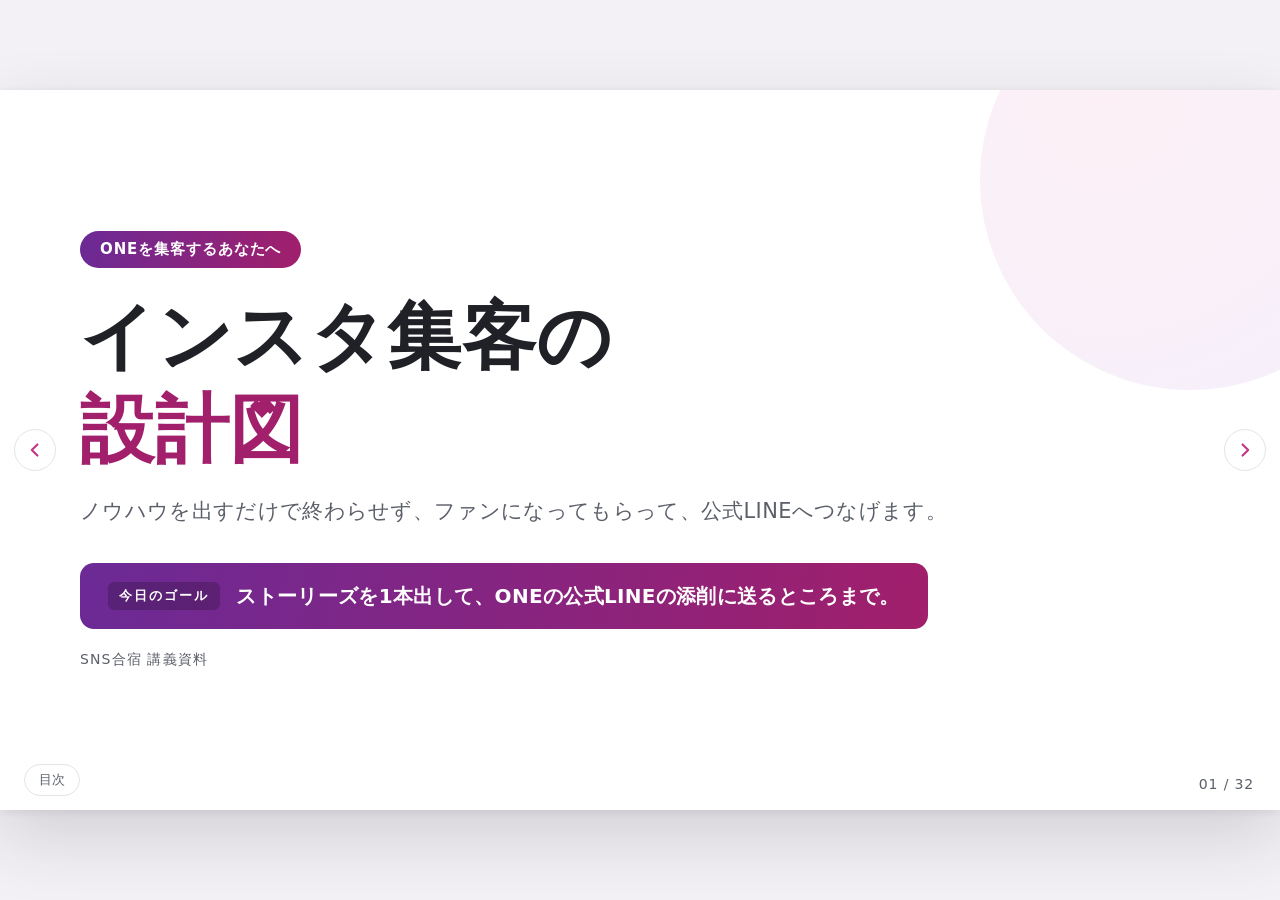
<file: index.html>
<!DOCTYPE html>
<html lang="ja">
<head>
<meta charset="UTF-8">
<meta name="viewport" content="width=device-width, initial-scale=1.0">
<title>インスタ集客の設計図</title>
<script>document.documentElement.className='js';</script>
<style>
:root{
  --ink:#1F2126; --ink-2:#5B5F69; --ink-3:#6E7380;
  --line:#E6E2EA; --line-2:#F1EDF4; --paper:#F4F1F6; --stage:#FFFFFF;
  --mag:#C13584; --mag-deep:#A11F6B; --mag-wash:#FCEEF4; --pink:#E1306C;
  --pur:#833AB4; --pur-deep:#6B2A96; --pur-wash:#F3ECFA;
  --grad:linear-gradient(90deg,#833AB4 0%,#C13584 55%,#E1306C 100%);
  --grad-deep:linear-gradient(100deg,#6B2A96 0%,#A11F6B 100%);
  --sans:"Hiragino Sans","ヒラギノ角ゴシック","Hiragino Kaku Gothic ProN","Yu Gothic Medium","YuGothic","Meiryo",system-ui,sans-serif;
  --s:1;
}
*{box-sizing:border-box;}
html,body{margin:0;padding:0;height:100%;background:var(--paper);}
body{
  font-family:var(--sans); letter-spacing:.02em; word-break:keep-all; overflow-wrap:break-word;
  -webkit-font-smoothing:antialiased; text-rendering:optimizeLegibility;
  font-feature-settings:"palt" 1; color:var(--ink);
}
svg text{font-family:var(--sans);font-feature-settings:"palt" 1;}
h1,h2,h3,h4,p,ul,ol,figure,table{margin:0;padding:0;}
ul,ol{list-style:none;}

/* ===== ステージ（1280×720固定＋scale縮小） ===== */
.paper{position:fixed;inset:0;display:flex;align-items:center;justify-content:center;overflow:hidden;background:var(--paper);}
.stage-wrap{position:relative;width:1280px;height:720px;transform:scale(var(--s));transform-origin:center center;box-shadow:0 26px 70px rgba(31,33,38,.16),0 2px 8px rgba(31,33,38,.08);flex:none;border-radius:2px;}
.stage{position:relative;width:1280px;height:720px;background:var(--stage);overflow:hidden;}
.slide{position:absolute;inset:0;width:1280px;height:720px;padding:52px 80px;display:none;flex-direction:column;background:var(--stage);}
.slide.tint{background:linear-gradient(180deg,#FFFFFF 0%,var(--mag-wash) 100%);}
.slide.tint-p{background:linear-gradient(180deg,#FFFFFF 0%,var(--pur-wash) 100%);}
.slide.active{display:flex;animation:fadeIn .16s ease-out;}
.slide.center{align-items:center;justify-content:center;text-align:center;}
@keyframes fadeIn{from{opacity:0;transform:translateY(5px);}to{opacity:1;transform:none;}}
@media (prefers-reduced-motion:reduce){.slide.active{animation:none;}}

.head-block{flex:0 0 auto;}
.body-block{flex:1 1 auto;display:flex;flex-direction:column;justify-content:center;min-height:0;padding:14px 0;}
.foot-block{flex:0 0 auto;margin-top:22px;}

/* 本文ブロックを余らせない（下部の死に余白の解消）: 器を本文領域まで伸ばし、中身は縦センター。
   伸ばしすぎて器の内側が空かないよう .cap / .cap-s で上限を置く */
.fill{flex:1 1 auto;min-height:0;}
.fill.cap{max-height:380px;}
.fill.cap-s{max-height:300px;}
.figbox.fill,.stack.fill,.chk.fill{display:flex;flex-direction:column;justify-content:center;}
.vs.fill > .vs-col,.cards.fill > .card,.three.fill > .three-c,.flow.fill > .bx{justify-content:center;}
.map.fill{display:flex;flex-direction:column;justify-content:center;}

/* ===== 共通パーツ ===== */
.lbl{display:flex;align-items:center;gap:11px;font-size:14px;font-weight:600;letter-spacing:.22em;color:var(--ink-2);margin:0 0 18px;}
.lbl i{width:28px;height:2px;background:var(--mag);display:inline-block;flex:none;border-radius:2px;}
.slide.center .lbl{justify-content:center;}

.pill{display:inline-flex;align-items:center;gap:9px;padding:9px 20px;border-radius:999px;background:var(--mag-wash);color:var(--mag-deep);font-size:15px;font-weight:700;letter-spacing:.06em;border:1px solid #F2D6E4;}
.pill.g{background:var(--grad-deep);color:#fff;border:none;}
.pill.p{background:var(--pur-wash);color:var(--pur-deep);border-color:#E4D8F2;}

.big{font-size:62px;font-weight:700;line-height:1.36;color:var(--ink);letter-spacing:.01em;}
.big.sm{font-size:50px;}
.big .k{color:var(--mag-deep);}
.big .u{background:linear-gradient(transparent 68%,#F7C9DF 68%);}
.head{font-size:36px;font-weight:700;line-height:1.35;color:var(--ink);}
.head .k{color:var(--mag-deep);}
.sub{font-size:19px;font-weight:400;line-height:1.7;color:var(--ink-2);}
.note{font-size:15px;line-height:1.7;color:var(--ink-2);}
.note .k{color:var(--mag-deep);font-weight:700;}
.hrow{display:flex;align-items:flex-end;justify-content:space-between;gap:20px;}
.nw{white-space:nowrap;}
/* 章インジケータ: 見出しが1行でも2行でも全スライドで同じ位置（右80px・上113.6px）に置く */
.hidx{position:absolute;right:80px;top:113.6px;font-size:13px;font-weight:700;letter-spacing:.18em;color:var(--ink-2);padding-bottom:6px;white-space:nowrap;}

.page-num{position:absolute;right:26px;bottom:18px;font-size:14px;color:var(--ink-2);z-index:6;letter-spacing:.06em;}
.progress{position:absolute;top:0;left:0;height:3px;background:var(--grad);z-index:7;width:0;}

/* ナビ（操作UI） */
.nav{position:absolute;top:50%;transform:translateY(-50%);width:42px;height:42px;border-radius:50%;background:rgba(255,255,255,.86);border:1px solid var(--line);display:flex;align-items:center;justify-content:center;cursor:pointer;z-index:8;padding:0;}
.nav:hover{background:var(--mag-wash);border-color:#EFC6DC;}
.nav.prev{left:14px;} .nav.next{right:14px;}
.nav svg{width:16px;height:16px;}
.idx-btn{position:absolute;left:24px;bottom:14px;z-index:8;font-family:var(--sans);font-size:13px;color:var(--ink-2);background:rgba(255,255,255,.86);border:1px solid var(--line);border-radius:999px;padding:6px 14px;cursor:pointer;}
.idx-btn:hover{background:var(--mag-wash);}
.idx-wrap{position:absolute;inset:0;background:#FFFFFF;z-index:20;display:none;padding:40px 54px;overflow:auto;}
.idx-wrap.open{display:block;}
.idx-h{font-size:22px;font-weight:700;margin-bottom:18px;color:var(--ink);}
.idx-grid{display:grid;grid-template-columns:repeat(3,1fr);gap:8px 20px;}
.idx-grid button{display:flex;gap:10px;align-items:baseline;text-align:left;font-family:var(--sans);font-size:14px;line-height:1.5;color:var(--ink);background:none;border:none;border-bottom:1px solid var(--line-2);padding:7px 4px;cursor:pointer;width:100%;}
.idx-grid button:hover{background:var(--mag-wash);}
.idx-grid b{color:var(--mag-deep);font-size:12px;min-width:22px;}

/* カード */
.cards{display:grid;gap:18px;}
.c3{grid-template-columns:repeat(3,1fr);}
.c4{grid-template-columns:repeat(4,1fr);gap:14px;}
.card{background:#fff;border:1.5px solid var(--line);border-radius:14px;padding:26px 22px 24px;display:flex;flex-direction:column;gap:9px;position:relative;}
.c4 .card{padding:26px 18px 24px;}
.c4 .card p{font-size:16px;line-height:1.66;letter-spacing:0;}
.card .cn{display:inline-flex;align-items:center;justify-content:center;width:34px;height:26px;border-radius:7px;background:var(--mag-wash);color:var(--mag-deep);font-size:14px;font-weight:700;letter-spacing:.04em;}
.card h4{font-size:23px;font-weight:700;line-height:1.35;color:var(--ink);}
.card p{font-size:16.5px;line-height:1.7;color:var(--ink-2);}
.card .badge{align-self:flex-start;display:inline-block;font-size:11.5px;font-weight:700;letter-spacing:.08em;color:var(--pur-deep);background:var(--pur-wash);border-radius:5px;padding:4px 10px;}
.card.on{border-color:var(--mag);background:var(--mag-wash);}
.card.on .cn{background:var(--mag);color:#fff;}
.tick{position:absolute;right:18px;top:18px;opacity:.5;}

/* 2カラム対比 */
.vs{display:grid;grid-template-columns:1fr 1fr;gap:20px;}
.vs-col{border-radius:14px;padding:30px 32px;border:1.5px solid var(--line);}
.vs-col .vh{font-size:21px;font-weight:700;margin-bottom:16px;display:flex;align-items:center;gap:10px;}
.vs-col li{font-size:17.5px;line-height:1.55;padding:13px 0 13px 26px;position:relative;color:var(--ink-2);}
.vs-col li::before{content:"";position:absolute;left:2px;top:21px;width:8px;height:8px;border-radius:2px;background:#C9C4D1;}
.vs-col.a{background:#FAFAFB;}
.vs-col.b{background:var(--mag-wash);border-color:#F0CFE1;}
.vs-col.b .vh{color:var(--mag-deep);}
.vs-col.b li{color:var(--ink);}
.vs-col.b li::before{background:var(--mag);}

/* 引用（4枚すべて同一の器: 幅900px・白地・左に紫の帯） */
.quote{position:relative;width:900px;background:#FFFFFF;border:1.5px solid #E4D8F2;border-left:6px solid var(--pur);border-radius:14px;padding:38px 46px 32px;text-align:left;}
.quote .mk{font-size:62px;line-height:.8;color:var(--pur);opacity:.35;font-weight:700;}
.quote p.q{font-size:34px;font-weight:700;line-height:1.62;color:var(--ink);margin-top:10px;min-height:110px;}
.quote p.src{font-size:14px;line-height:1.7;color:var(--ink-2);margin-top:18px;}

/* 吹き出し（チャット参加） */
.bubble{background:var(--mag-wash);border:1.5px solid #F0CFE1;border-radius:14px;padding:18px 24px;display:flex;flex-direction:column;gap:6px;}
.bubble .bl{display:inline-flex;align-items:center;gap:8px;font-size:13px;font-weight:700;color:var(--mag-deep);letter-spacing:.08em;}
.bubble .bq{font-size:21px;font-weight:700;color:var(--ink);line-height:1.5;}

/* 地図 */
.map{width:100%;}
.map-flow{display:grid;grid-template-columns:1fr 38px 1fr 38px 1fr 38px 1fr;align-items:stretch;}
.ms{border:1.5px solid var(--line);border-radius:14px;background:#fff;padding:24px 18px 22px;display:flex;flex-direction:column;gap:7px;align-items:center;text-align:center;}
.ms .msn{display:inline-flex;align-items:center;justify-content:center;width:34px;height:34px;border-radius:50%;background:var(--pur-wash);color:var(--pur-deep);font-size:15px;font-weight:700;}
.ms .mst{font-size:27px;font-weight:700;line-height:1.3;}
.ms .msd{font-size:14.5px;line-height:1.6;color:var(--ink-2);}
.ms.goal{background:var(--mag-wash);border-color:#F0CFE1;}
.ms.goal .msn{background:var(--mag);color:#fff;}
.ms.goal .mst{color:var(--mag-deep);}
.mar{display:flex;align-items:center;justify-content:center;}
/* 部の帯 = ステップ4列とは別の軸。全幅1本の独立帯（3等分）にして、列との対応を作らない */
.parts-band{margin-top:20px;padding-top:16px;border-top:1.5px dashed #D9D3E2;display:flex;align-items:stretch;gap:18px;}
.pb-lbl{flex:none;align-self:center;font-size:12.5px;font-weight:700;letter-spacing:.14em;color:var(--ink-2);white-space:nowrap;}
.map-parts{flex:1;display:grid;grid-template-columns:repeat(3,1fr);gap:12px;}
.mp{border-radius:12px;border:1.5px dashed #D9D3E2;padding:16px 18px;display:flex;flex-direction:column;gap:4px;background:#FCFBFD;}
.mp .mpn{font-size:12px;font-weight:700;letter-spacing:.12em;color:var(--ink-2);}
.mp .mpt{font-size:21px;font-weight:700;color:var(--ink);}
.mp .mpd{font-size:14px;line-height:1.55;color:var(--ink-2);}
.mp.on{background:var(--mag-wash);border:2px solid var(--mag);}
.mp.on .mpn{color:var(--mag-deep);} .mp.on .mpt{color:var(--mag-deep);}
.loop{margin-top:16px;display:flex;align-items:center;gap:10px;justify-content:center;background:var(--pur-wash);border:1.5px solid #E4D8F2;border-radius:999px;padding:9px 22px;font-size:15px;font-weight:600;color:var(--pur-deep);}

/* 地図ミニ（部扉） */
.map.mini .ms{padding:17px 12px 16px;gap:6px;border-radius:12px;}
.map.mini .ms .msn{width:27px;height:27px;font-size:13px;}
.map.mini .ms .mst{font-size:20px;}
.map.mini .ms .msd{font-size:13.5px;line-height:1.55;}
.map.mini .parts-band{margin-top:16px;padding-top:14px;}
.map.mini .mp{padding:13px 16px;}
.map.mini .mp .mpd{display:none;}
.map.mini .mp .mpt{font-size:19px;}

/* チップ */
.chips{display:flex;flex-wrap:wrap;gap:14px;}
.chip{display:inline-flex;align-items:center;gap:10px;border:1.5px solid var(--line);border-radius:999px;padding:17px 32px;font-size:21px;font-weight:700;background:#fff;}
.chip .cnum{display:inline-flex;align-items:center;justify-content:center;width:26px;height:26px;border-radius:50%;background:var(--mag-wash);color:var(--mag-deep);font-size:13px;font-weight:700;}
.chip.w{font-size:17px;padding:11px 18px;}
.chip.g{background:var(--pur-wash);border-color:#E4D8F2;color:var(--pur-deep);}

/* 表 */
.tbl{width:100%;border-collapse:collapse;background:#fff;border:1.5px solid var(--line);border-radius:12px;overflow:hidden;}
.tbl th,.tbl td{border-bottom:1px solid var(--line-2);padding:16px 18px;text-align:left;font-size:16px;line-height:1.55;vertical-align:middle;}
.tbl thead th{background:var(--pur-wash);color:var(--pur-deep);font-size:15px;font-weight:700;letter-spacing:.04em;}
.tbl tbody th{width:118px;font-weight:700;color:var(--ink);background:#FBFAFC;}
.tbl td{color:var(--ink-2);}
.tbl tr:last-child th,.tbl tr:last-child td{border-bottom:none;}
.tbl td.on{background:var(--mag-wash);color:var(--ink);font-weight:600;}
.tbl:not(.week) th,.tbl:not(.week) td{padding:23px 20px;font-size:17px;}
/* 週の枠（26枚目）: セルの中身をタグにして、行の幅をいっぱいまで使う */
.tbl.week tbody th{width:80px;text-align:center;font-size:17px;}
.tbl.week th,.tbl.week td{padding:5px 12px;}
.tbl.week thead th{padding:11px 16px;}
.cellrow{display:flex;gap:10px;}
.tg{flex:1;text-align:center;border-radius:9px;padding:8px 6px;font-size:15.5px;font-weight:600;background:#F6F4F8;color:var(--ink-2);}
.tg.r{background:var(--pur-wash);color:var(--pur-deep);}
.tg.s{background:var(--mag-wash);color:var(--mag-deep);}
.tg.off{background:#FAFAFB;color:var(--ink-3);font-weight:400;}

/* フロー */
.flow{display:flex;align-items:stretch;gap:12px;}
.flow .bx{flex:1;border:1.5px solid var(--line);border-radius:14px;padding:30px 26px;display:flex;flex-direction:column;gap:12px;background:#fff;}
.flow .bx .bn{font-size:12px;font-weight:700;letter-spacing:.1em;color:var(--pur-deep);background:var(--pur-wash);border-radius:6px;padding:4px 9px;align-self:flex-start;}
.flow .bx b{font-size:24px;line-height:1.35;}
.flow .bx p{font-size:16.5px;line-height:1.6;color:var(--ink-2);}
.flow .bx.on{background:var(--mag-wash);border-color:#F0CFE1;}
.flow .bx.on .bn{background:var(--mag);color:#fff;}
.flow .ar{display:flex;align-items:center;}
.flow-out{margin-top:16px;text-align:center;font-size:20px;font-weight:700;color:var(--mag-deep);background:var(--mag-wash);border-radius:12px;padding:13px 20px;}

/* 縦スタック */
.stack{display:flex;flex-direction:column;gap:8px;}
.stack-i{display:flex;align-items:center;gap:16px;border:1.5px solid var(--line);border-radius:12px;padding:16px 22px;background:#fff;}
.stack-i .sn{display:inline-flex;align-items:center;justify-content:center;width:32px;height:32px;border-radius:50%;background:var(--pur-wash);color:var(--pur-deep);font-size:15px;font-weight:700;flex:none;}
.stack-i b{font-size:20px;line-height:1.35;flex:none;}
.stack-i span.sd{font-size:15.5px;line-height:1.5;color:var(--ink-2);}
.stack-i.on{background:var(--mag-wash);border-color:#F0CFE1;}
.stack-i.on .sn{background:var(--mag);color:#fff;}
.down{display:flex;justify-content:center;}

/* チェック */
.chk{display:grid;grid-template-columns:1fr;gap:10px;}
.chk li{display:flex;align-items:center;gap:16px;border:1.5px solid var(--line);border-radius:12px;padding:22px 26px;background:#fff;font-size:21px;line-height:1.45;}
.chk li .cb{width:24px;height:24px;border-radius:6px;border:2px solid var(--mag);flex:none;display:inline-flex;align-items:center;justify-content:center;}

/* バー */
.bars{display:flex;flex-direction:column;gap:22px;}
.bar-row{display:flex;align-items:center;gap:18px;}
.bar-row .bl{width:176px;font-size:17px;font-weight:700;flex:none;text-align:right;}
.bar-track{flex:1;height:58px;border-radius:9px;overflow:hidden;display:flex;background:var(--line-2);}
.bar-track i{display:block;height:100%;}
.rowlab{display:flex;gap:26px;justify-content:center;margin-top:16px;font-size:14px;color:var(--ink-2);}
.rowlab span{display:inline-flex;align-items:center;gap:7px;}
.rowlab i{width:13px;height:13px;border-radius:3px;display:inline-block;}
.i-pur{background:var(--pur);} .i-mag{background:var(--pink);}

/* 図の器 */
.figbox{background:#FCFBFD;border:1.5px solid var(--line);border-radius:16px;padding:24px 26px;}
.figbox.plain{background:none;border:none;padding:0;}
.figcap{font-size:13.5px;color:var(--ink-2);margin-top:10px;text-align:center;}

/* 表紙 */
.cover{justify-content:center;align-items:flex-start;}
.cover h1{font-size:74px;font-weight:700;line-height:1.26;letter-spacing:.01em;margin:22px 0 0;}
.cover h1 .k{color:var(--mag-deep);}
.cover .csub{font-size:21px;color:var(--ink-2);margin-top:18px;line-height:1.65;}
.cover .cbar{margin-top:34px;display:flex;align-items:center;gap:16px;background:var(--grad-deep);border-radius:14px;padding:18px 28px;color:#fff;}
.cover .cbar .cbl{font-size:13px;font-weight:700;letter-spacing:.16em;background:rgba(0,0,0,.20);border-radius:6px;padding:5px 11px;white-space:nowrap;}
.cover .cbar .cbt{font-size:20px;font-weight:700;line-height:1.5;}
.cover .cmeta{margin-top:22px;font-size:14px;color:var(--ink-2);letter-spacing:.08em;}
.cover .pill,.cover h1,.cover .csub,.cover .cbar,.cover .cmeta{position:relative;z-index:1;max-width:880px;}
.deco{position:absolute;border-radius:50%;z-index:0;pointer-events:none;}

/* 部扉 */
.door .dnum{font-size:14px;font-weight:700;letter-spacing:.2em;color:var(--mag-deep);}
.door h2{font-size:64px;font-weight:700;line-height:1.2;margin-top:6px;}
.door .dsub{font-size:20px;color:var(--ink-2);line-height:1.7;margin-top:14px;}
.door .dband{height:6px;border-radius:6px;background:var(--grad);width:130px;margin-top:20px;}

/* まとめ3つ */
.three{display:grid;grid-template-columns:repeat(3,1fr);gap:20px;}
.three-c{border:1.5px solid var(--line);border-radius:16px;padding:38px 30px;background:#fff;display:flex;flex-direction:column;gap:15px;}
.three-c .tn{width:52px;height:52px;border-radius:50%;background:var(--grad);color:#fff;font-size:24px;font-weight:700;display:flex;align-items:center;justify-content:center;flex:none;}
.three-c h4{font-size:27px;font-weight:700;line-height:1.35;}
.three-c p{font-size:17px;line-height:1.75;color:var(--ink-2);}

/* 最後の一手（左=宣言 / 右=今日の手順3つ。右半分を空けない） */
.first{background:var(--grad-deep);border-radius:18px;padding:36px 42px;color:#fff;display:flex;align-items:center;gap:34px;}
.first .ftxt{flex:1;min-width:0;display:flex;flex-direction:column;gap:13px;}
.first .fl{align-self:flex-start;font-size:13px;font-weight:700;letter-spacing:.16em;background:rgba(0,0,0,.22);border-radius:7px;padding:6px 13px;}
.first p.ft{font-size:38px;font-weight:700;line-height:1.46;}
.first p.fn{font-size:16px;line-height:1.7;color:#FCE7F1;}
.first .ffig{flex:none;width:356px;display:flex;flex-direction:column;gap:11px;}
.first .fsl{font-size:12.5px;font-weight:700;letter-spacing:.16em;color:#FCE7F1;}
.first .fstep{display:flex;align-items:center;gap:13px;font-size:16.5px;font-weight:600;background:rgba(0,0,0,.20);border-radius:12px;padding:14px 16px;}
.first .fstep i{width:27px;height:27px;border-radius:50%;background:#fff;color:var(--mag-deep);font-size:14px;font-weight:700;font-style:normal;display:inline-flex;align-items:center;justify-content:center;flex:none;}
.disc{font-size:12.5px;color:var(--ink-2);line-height:1.6;margin-top:16px;}

.qbar{display:flex;align-items:center;gap:16px;background:var(--pur-wash);border:1.5px solid #E4D8F2;border-radius:12px;padding:14px 20px;}
.qbar .qm{font-size:30px;line-height:.9;color:var(--pur);opacity:.45;font-weight:700;flex:none;}
.qbar .qt{font-size:19px;font-weight:700;line-height:1.5;}
.qbar .qs{font-size:12.5px;color:var(--ink-2);line-height:1.5;margin-left:auto;text-align:right;flex:none;}

.callout{display:flex;align-items:flex-start;gap:14px;border:1.5px solid var(--line);border-radius:14px;padding:18px 22px;background:#FCFBFD;}
.callout .ct{font-size:17px;line-height:1.7;color:var(--ink-2);}
.callout .ct b{color:var(--ink);}

/* ===== スマホ縦向きの案内（装飾ではなく操作ヒント） ===== */
@media (max-width:640px) and (orientation:portrait){
  .paper::after{
    content:"横向きにすると、大きく表示されます。";
    position:absolute;left:0;right:0;bottom:26px;text-align:center;
    font-size:12px;color:var(--ink-2);letter-spacing:.04em;
  }
}

/* ===== JS無効時のフォールバック（全文縦並び） ===== */
html:not(.js) .paper{position:static;display:block;overflow:visible;padding:24px 0;}
html:not(.js) .stage-wrap{transform:none;width:1280px;height:auto;margin:0 auto;box-shadow:none;}
html:not(.js) .stage{height:auto;overflow:visible;}
html:not(.js) .slide{position:relative;inset:auto;display:flex;margin:0 auto 22px;border:1px solid var(--line);overflow:hidden;}
html:not(.js) .nav,html:not(.js) .idx-btn,html:not(.js) .idx-wrap,html:not(.js) .progress{display:none;}
.nojs-note{display:none;}
html:not(.js) .nojs-note{display:block;width:1280px;margin:0 auto 18px;font-size:14px;color:var(--ink-2);padding:14px 18px;background:#fff;border:1px solid var(--line);border-radius:10px;}
/* JS無効時は 1280px の版面をビューポート幅に合わせて縮小し、横スクロールを出さない。
   各帯の倍率 --nz は「帯の下限幅 ÷ 1280」以下（安全余白4px）。20px刻みで切ってあるため
   どの幅でも 1280×--nz ≦ ビューポート幅 が成立する（320〜1480pxを10px刻みで実測）。 */
html:not(.js) body{zoom:var(--nz,1);}
@media (max-width:1300px){html:not(.js) body{--nz:.997}}
@media (max-width:1280px){html:not(.js) body{--nz:.982}}
@media (max-width:1260px){html:not(.js) body{--nz:.966}}
@media (max-width:1240px){html:not(.js) body{--nz:.950}}
@media (max-width:1220px){html:not(.js) body{--nz:.935}}
@media (max-width:1200px){html:not(.js) body{--nz:.919}}
@media (max-width:1180px){html:not(.js) body{--nz:.903}}
@media (max-width:1160px){html:not(.js) body{--nz:.888}}
@media (max-width:1140px){html:not(.js) body{--nz:.872}}
@media (max-width:1120px){html:not(.js) body{--nz:.857}}
@media (max-width:1100px){html:not(.js) body{--nz:.841}}
@media (max-width:1080px){html:not(.js) body{--nz:.825}}
@media (max-width:1060px){html:not(.js) body{--nz:.810}}
@media (max-width:1040px){html:not(.js) body{--nz:.794}}
@media (max-width:1020px){html:not(.js) body{--nz:.778}}
@media (max-width:1000px){html:not(.js) body{--nz:.763}}
@media (max-width:980px){html:not(.js) body{--nz:.747}}
@media (max-width:960px){html:not(.js) body{--nz:.732}}
@media (max-width:940px){html:not(.js) body{--nz:.716}}
@media (max-width:920px){html:not(.js) body{--nz:.700}}
@media (max-width:900px){html:not(.js) body{--nz:.685}}
@media (max-width:880px){html:not(.js) body{--nz:.669}}
@media (max-width:860px){html:not(.js) body{--nz:.653}}
@media (max-width:840px){html:not(.js) body{--nz:.638}}
@media (max-width:820px){html:not(.js) body{--nz:.622}}
@media (max-width:800px){html:not(.js) body{--nz:.607}}
@media (max-width:780px){html:not(.js) body{--nz:.591}}
@media (max-width:760px){html:not(.js) body{--nz:.575}}
@media (max-width:740px){html:not(.js) body{--nz:.560}}
@media (max-width:720px){html:not(.js) body{--nz:.544}}
@media (max-width:700px){html:not(.js) body{--nz:.528}}
@media (max-width:680px){html:not(.js) body{--nz:.513}}
@media (max-width:660px){html:not(.js) body{--nz:.497}}
@media (max-width:640px){html:not(.js) body{--nz:.482}}
@media (max-width:620px){html:not(.js) body{--nz:.466}}
@media (max-width:600px){html:not(.js) body{--nz:.450}}
@media (max-width:580px){html:not(.js) body{--nz:.435}}
@media (max-width:560px){html:not(.js) body{--nz:.419}}
@media (max-width:540px){html:not(.js) body{--nz:.403}}
@media (max-width:520px){html:not(.js) body{--nz:.388}}
@media (max-width:500px){html:not(.js) body{--nz:.372}}
@media (max-width:480px){html:not(.js) body{--nz:.357}}
@media (max-width:460px){html:not(.js) body{--nz:.341}}
@media (max-width:440px){html:not(.js) body{--nz:.325}}
@media (max-width:420px){html:not(.js) body{--nz:.310}}
@media (max-width:400px){html:not(.js) body{--nz:.294}}
@media (max-width:380px){html:not(.js) body{--nz:.278}}
@media (max-width:360px){html:not(.js) body{--nz:.263}}
@media (max-width:340px){html:not(.js) body{--nz:.247}}
@media (max-width:320px){html:not(.js) body{--nz:.232}}
@media (max-width:300px){html:not(.js) body{--nz:.216}}
@media (max-width:280px){html:not(.js) body{--nz:.200}}
@media (max-width:260px){html:not(.js) body{--nz:.185}}
@media (max-width:240px){html:not(.js) body{--nz:.169}}
@media (max-width:220px){html:not(.js) body{--nz:.153}}
/* zoom 非対応環境（Firefox 126未満など）向けのフォールバック。
   同じ --nz を transform:scale に使い、縮んだぶんの高さを負マージンで戻す
   （版面 .stage-wrap = 32枚×720px + 31×22px = 23722px 固定／.nojs-note = 51px）。
   レイアウト幅は 1280px のまま残るため、ページの横スクロールは overflow-x で止める。 */
@supports not (zoom:1){
  html:not(.js) body{overflow-x:hidden;}
  html:not(.js) .nojs-note{transform:scale(var(--nz,1));transform-origin:top left;margin:0 0 calc(18px + (var(--nz,1) - 1) * 51px);}
  html:not(.js) .stage-wrap{transform:scale(var(--nz,1));transform-origin:top left;margin:0 0 calc((var(--nz,1) - 1) * 23722px);}
}

/* ===== 印刷（1枚1ページ） ===== */
@media print{
  html,body{height:auto;background:#fff;zoom:1;}
  .paper{position:static;display:block;overflow:visible;padding:0;}
  .stage-wrap{transform:none;width:1280px;height:auto;box-shadow:none;}
  .stage{height:auto;overflow:visible;}
  .slide{display:flex!important;position:relative;inset:auto;animation:none;page-break-after:always;break-after:page;margin:0;overflow:hidden;}
  .slide:last-of-type{page-break-after:auto;break-after:auto;}
  .nav,.idx-btn,.idx-wrap,.progress,.nojs-note{display:none!important;}
  @page{size:1280px 720px;margin:0;}
}
</style>
</head>
<body>
<p class="nojs-note">この資料はスライド形式です。JavaScript が無効なため、全32枚を上から順に表示しています。</p>
<div class="paper">
  <div class="stage-wrap">
    <div class="stage" id="stage">
      <div class="progress" id="progressBar"></div>

<!-- ============ 01 表紙 ============ -->
<section class="slide cover" data-idx="1" data-title="表紙">
  <div class="deco" style="width:420px;height:420px;right:-120px;top:-120px;background:radial-gradient(circle at 30% 30%,#FCEEF4,#F3ECFA);opacity:.85;"></div>
  <span class="pill g">ONEを集客するあなたへ</span>
  <h1>インスタ集客の<br><span class="k">設計図</span></h1>
  <p class="csub">ノウハウを出すだけで終わらせず、ファンになってもらって、公式LINEへつなげます。</p>
  <div class="cbar">
    <span class="cbl">今日のゴール</span>
    <span class="cbt">ストーリーズを1本出して、ONEの公式LINEの添削に送るところまで。</span>
  </div>
  <p class="cmeta">SNS合宿 講義資料</p>
  <div class="page-num">01 / 32</div>
</section>

<!-- ============ 02 悩みの代弁 ============ -->
<section class="slide" data-idx="2" data-title="ここで、止まっていませんか。">
  <div class="head-block">
    <div class="lbl"><i></i>いまの発信</div>
    <h2 class="head">ここで、止まっていませんか。</h2>
  </div>
  <div class="body-block">
    <div class="cards c4">
      <div class="card">
        <span class="cn">01</span>
        <h4>伸びない</h4>
        <p>毎日投稿しているのに、フォロワーが増えない。</p>
      </div>
      <div class="card">
        <span class="cn">02</span>
        <h4>埋もれる</h4>
        <p>ノウハウを出しても、他の人の投稿に埋もれる。</p>
      </div>
      <div class="card">
        <span class="cn">03</span>
        <h4>つながらない</h4>
        <p>フォロワーは増えても、公式LINEの登録にならない。</p>
      </div>
      <div class="card">
        <span class="cn">04</span>
        <h4>決まらない</h4>
        <p>何を出せば「この人から買いたい」と思ってもらえるのか、わからない。</p>
      </div>
    </div>
  </div>
  <div class="foot-block">
    <div class="bubble">
      <span class="bl"><svg viewBox="0 0 22 22" width="16" height="16" aria-hidden="true"><path d="M2 4h18v12h-9l-5 4v-4H2z" fill="none" stroke="#A11F6B" stroke-width="2" stroke-linejoin="round"/></svg>チャットへ</span>
      <p class="bq">実際、そうじゃないですか？</p>
      <p class="note">当てはまるものを、チャットに送ってください。1つでも2つでも大丈夫です。</p>
    </div>
  </div>
  <div class="page-num">02 / 32</div>
</section>

<!-- ============ 03 問い ============ -->
<section class="slide center tint" data-idx="3" data-title="何が足りないと思いますか。">
  <div class="lbl"><i></i>考えてみてください</div>
  <h2 class="big">いまの発信に、<br><span class="u k">何が足りない</span>と思いますか。</h2>
  <div class="bubble" style="margin-top:38px;align-items:center;max-width:620px;">
    <span class="bl"><svg viewBox="0 0 22 22" width="16" height="16" aria-hidden="true"><path d="M2 4h18v12h-9l-5 4v-4H2z" fill="none" stroke="#A11F6B" stroke-width="2" stroke-linejoin="round"/></svg>チャットへ</span>
    <p class="note">思いついたものを、そのまま送ってください。回答を待ってから次へ進みます。</p>
  </div>
  <div class="page-num">03 / 32</div>
</section>

<!-- ============ 04 答え ============ -->
<section class="slide center" data-idx="4" data-title="足りないのは、ファン化の設計。">
  <div class="deco" style="width:360px;height:360px;left:-130px;bottom:-130px;background:radial-gradient(circle at 50% 50%,#F3ECFA,#FFFFFF);"></div>
  <div class="deco" style="width:300px;height:300px;right:-110px;top:-110px;background:radial-gradient(circle at 50% 50%,#FCEEF4,#FFFFFF);"></div>
  <div class="lbl" style="position:relative;z-index:1;"><i></i>その答えは</div>
  <h2 class="big" style="position:relative;z-index:1;">足りないのは、<br><span class="k">ファン化の設計。</span></h2>
  <div class="callout" style="margin-top:36px;max-width:760px;position:relative;z-index:1;">
    <span class="cn" style="display:inline-flex;align-items:center;justify-content:center;width:30px;height:30px;border-radius:50%;background:var(--mag-wash);color:var(--mag-deep);font-size:15px;font-weight:700;flex:none;">！</span>
    <p class="ct">投稿の数も、編集のうまさも、もう足りています。決まっていないのは、<b>見てくれた人がファンになるまでの順番</b>なんです。</p>
  </div>
  <div class="page-num">04 / 32</div>
</section>

<!-- ============ 05 全体の設計図 ============ -->
<section class="slide" data-idx="5" data-title="今日の設計図（全体地図）">
  <div class="head-block">
    <div class="hrow">
      <div>
        <div class="lbl"><i></i>今日の全体像</div>
        <h2 class="head">今日の設計図</h2>
      </div>
      <p class="hidx">迷ったら、この1枚に戻ってきてください</p>
    </div>
  </div>
  <div class="body-block">
    <div class="map">
      <div class="map-flow">
        <div class="ms">
          <span class="msn">1</span>
          <span class="mst">発信</span>
          <span class="msd">リールとストーリーズで<br>出会ってもらう</span>
        </div>
        <span class="mar" aria-hidden="true"><svg viewBox="0 0 24 24" width="22" height="22"><path d="M5 12h13M13 6l6 6-6 6" stroke="#C13584" stroke-width="2.6" fill="none" stroke-linecap="round" stroke-linejoin="round"/></svg></span>
        <div class="ms">
          <span class="msn">2</span>
          <span class="mst">ファン化</span>
          <span class="msd">共感と憧れで<br>「この人から買いたい」に変わる</span>
        </div>
        <span class="mar" aria-hidden="true"><svg viewBox="0 0 24 24" width="22" height="22"><path d="M5 12h13M13 6l6 6-6 6" stroke="#C13584" stroke-width="2.6" fill="none" stroke-linecap="round" stroke-linejoin="round"/></svg></span>
        <div class="ms">
          <span class="msn">3</span>
          <span class="mst">公式LINE</span>
          <span class="msd">反応した人に<br>登録してもらう</span>
        </div>
        <span class="mar" aria-hidden="true"><svg viewBox="0 0 24 24" width="22" height="22"><path d="M5 12h13M13 6l6 6-6 6" stroke="#C13584" stroke-width="2.6" fill="none" stroke-linecap="round" stroke-linejoin="round"/></svg></span>
        <div class="ms goal">
          <span class="msn">4</span>
          <span class="mst">成約</span>
          <span class="msd">ONEを必要な人に<br>届けられる</span>
        </div>
      </div>
      <div class="parts-band">
        <span class="pb-lbl">今日は3部構成</span>
        <div class="map-parts">
          <div class="mp p1"><span class="mpn">第1部</span><span class="mpt">土台</span><span class="mpd">出す材料を決める</span></div>
          <div class="mp p2"><span class="mpn">第2部</span><span class="mpt">出す中身</span><span class="mpd">日常・マイナス・憧れ</span></div>
          <div class="mp p3"><span class="mpn">第3部</span><span class="mpt">届け方</span><span class="mpd">分けて出して、公式LINEへつなぐ</span></div>
        </div>
      </div>
      <div class="loop">
        <svg viewBox="0 0 24 24" width="18" height="18" aria-hidden="true"><path d="M20 12a8 8 0 1 1-2.6-5.9" stroke="#833AB4" stroke-width="2.4" fill="none" stroke-linecap="round"/><path d="M20 3v5h-5" stroke="#833AB4" stroke-width="2.4" fill="none" stroke-linecap="round" stroke-linejoin="round"/></svg>
        自分の発信は、ONEの公式LINEの添削で直して、また発信へ
      </div>
    </div>
  </div>
  <div class="foot-block">
    <p class="note">前回の「稼いでいる人に共通する7つのこと」を、<span class="k">さらに深掘りする回</span>です。今日は「何を発信するか」を決めていきます。</p>
  </div>
  <div class="page-num">05 / 32</div>
</section>

<!-- ============ 06 第1部 扉 ============ -->
<section class="slide door tint-p" data-idx="6" data-title="第1部 土台">
  <div class="head-block">
    <div class="dnum">第1部</div>
    <h2>土台</h2>
    <div class="dband"></div>
    <p class="dsub">投稿を作る前に、自分の中にある材料をそろえます。ここが空のままだと、毎回ネタ探しで止まってしまいます。</p>
  </div>
  <div class="body-block">
    <div class="figbox fill">
      <div class="map mini">
        <div class="map-flow">
          <div class="ms"><span class="msn">1</span><span class="mst">発信</span><span class="msd">リールとストーリーズで<br>出会ってもらう</span></div>
          <span class="mar" aria-hidden="true"><svg viewBox="0 0 24 24" width="18" height="18"><path d="M5 12h13M13 6l6 6-6 6" stroke="#B9B2C4" stroke-width="2.6" fill="none" stroke-linecap="round" stroke-linejoin="round"/></svg></span>
          <div class="ms"><span class="msn">2</span><span class="mst">ファン化</span><span class="msd">共感と憧れで<br>「この人から買いたい」に変わる</span></div>
          <span class="mar" aria-hidden="true"><svg viewBox="0 0 24 24" width="18" height="18"><path d="M5 12h13M13 6l6 6-6 6" stroke="#B9B2C4" stroke-width="2.6" fill="none" stroke-linecap="round" stroke-linejoin="round"/></svg></span>
          <div class="ms"><span class="msn">3</span><span class="mst">公式LINE</span><span class="msd">反応した人に<br>登録してもらう</span></div>
          <span class="mar" aria-hidden="true"><svg viewBox="0 0 24 24" width="18" height="18"><path d="M5 12h13M13 6l6 6-6 6" stroke="#B9B2C4" stroke-width="2.6" fill="none" stroke-linecap="round" stroke-linejoin="round"/></svg></span>
          <div class="ms"><span class="msn">4</span><span class="mst">成約</span><span class="msd">ONEを必要な人に<br>届けられる</span></div>
        </div>
        <div class="parts-band">
          <span class="pb-lbl">今日は3部構成</span>
          <div class="map-parts">
            <div class="mp p1 on"><span class="mpn">第1部</span><span class="mpt">土台</span></div>
            <div class="mp p2"><span class="mpn">第2部</span><span class="mpt">出す中身</span></div>
            <div class="mp p3"><span class="mpn">第3部</span><span class="mpt">届け方</span></div>
          </div>
        </div>
      </div>
      <p class="note" style="text-align:center;margin-top:20px;">いまは、ここです。</p>
    </div>
  </div>
  <div class="page-num">06 / 32</div>
</section>

<!-- ============ 07 同じ話は誰かがもっと上手に ============ -->
<section class="slide" data-idx="7" data-title="同じ話は、誰かがもっと上手にやります。">
  <div class="head-block">
    <div class="hrow">
      <div>
        <div class="lbl"><i></i>ノウハウ発信の限界</div>
        <h2 class="head">同じ話は、誰かが<span class="k">もっと上手に</span>やります。</h2>
      </div>
      <p class="hidx">1章 - 01</p>
    </div>
  </div>
  <div class="body-block">
    <div class="vs fill cap">
      <div class="vs-col a" style="align-items:center;text-align:center;display:flex;flex-direction:column;justify-content:center;">
        <div class="vh" style="justify-content:center;">ノウハウは「情報」</div>
        <svg viewBox="0 0 260 110" width="360" height="152" role="img" aria-label="同じ形のカードが4枚並んでいる図">
          <g fill="#FFFFFF" stroke="#D8D3DF" stroke-width="2">
            <rect x="6" y="10" width="54" height="70" rx="8"/><rect x="70" y="10" width="54" height="70" rx="8"/>
            <rect x="134" y="10" width="54" height="70" rx="8"/><rect x="198" y="10" width="54" height="70" rx="8"/>
          </g>
          <g fill="#B9B2C4">
            <rect x="16" y="24" width="34" height="5" rx="2.5"/><rect x="16" y="37" width="26" height="5" rx="2.5"/><rect x="16" y="50" width="30" height="5" rx="2.5"/>
            <rect x="80" y="24" width="34" height="5" rx="2.5"/><rect x="80" y="37" width="26" height="5" rx="2.5"/><rect x="80" y="50" width="30" height="5" rx="2.5"/>
            <rect x="144" y="24" width="34" height="5" rx="2.5"/><rect x="144" y="37" width="26" height="5" rx="2.5"/><rect x="144" y="50" width="30" height="5" rx="2.5"/>
            <rect x="208" y="24" width="34" height="5" rx="2.5"/><rect x="208" y="37" width="26" height="5" rx="2.5"/><rect x="208" y="50" width="30" height="5" rx="2.5"/>
          </g>
          <g fill="#C9C4D1"><circle cx="33" cy="96" r="5"/><circle cx="97" cy="96" r="5"/><circle cx="161" cy="96" r="5"/><circle cx="225" cy="96" r="5"/></g>
        </svg>
        <p class="note" style="margin-top:14px;">同じ話は、ほかの人にも出せます。だから、代わりがいます。</p>
      </div>
      <div class="vs-col b" style="align-items:center;text-align:center;display:flex;flex-direction:column;justify-content:center;">
        <div class="vh" style="justify-content:center;">あなたは「人」</div>
        <svg viewBox="0 0 260 110" width="360" height="152" role="img" aria-label="ほかにない形が1つだけある図">
          <g fill="none" stroke="#E1A8C9" stroke-width="2"><circle cx="130" cy="50" r="52"/><circle cx="130" cy="50" r="70"/></g>
          <rect x="82" y="14" width="96" height="72" rx="14" fill="#C13584"/>
          <path d="M106 50l14 14 26-30" stroke="#FFFFFF" stroke-width="6" fill="none" stroke-linecap="round" stroke-linejoin="round"/>
          <circle cx="130" cy="100" r="6" fill="#833AB4"/>
        </svg>
        <p class="note" style="margin-top:14px;color:var(--ink);">あなたと同じ人は、どこにもいません。だから「あなたがいい」と選ばれます。</p>
      </div>
    </div>
  </div>
  <div class="page-num">07 / 32</div>
</section>

<!-- ============ 08 3つで詰まる ============ -->
<section class="slide" data-idx="8" data-title="ノウハウだけだと、3つの壁に当たります。">
  <div class="head-block">
    <div class="hrow">
      <div>
        <div class="lbl"><i></i>ノウハウ発信の限界</div>
        <h2 class="head">ノウハウ<span class="k">だけ</span>だと、3つの壁に当たります。</h2>
      </div>
      <p class="hidx">1章 - 02</p>
    </div>
  </div>
  <div class="body-block">
    <div class="cards c3 fill cap">
      <div class="card">
        <svg class="tick" viewBox="0 0 40 40" width="34" height="34" aria-hidden="true"><rect x="1" y="1" width="38" height="38" rx="11" fill="#F3ECFA"/><rect x="10" y="22" width="6" height="9" rx="2" fill="#B9B2C4"/><rect x="18" y="16" width="6" height="15" rx="2" fill="#833AB4"/><rect x="26" y="9" width="6" height="22" rx="2" fill="#C13584"/></svg>
        <span class="cn">01</span>
        <h4>もっと上手い人に負ける</h4>
        <span class="badge">情報の勝負</span>
        <p>同じ話を、もっと詳しく出す人が必ず出てきます。</p>
      </div>
      <div class="card">
        <svg class="tick" viewBox="0 0 40 40" width="34" height="34" aria-hidden="true"><rect x="1" y="1" width="38" height="38" rx="11" fill="#F3ECFA"/><circle cx="18" cy="18" r="8" fill="none" stroke="#833AB4" stroke-width="2.6"/><path d="M24 24l7 7" stroke="#C13584" stroke-width="3" stroke-linecap="round"/></svg>
        <span class="cn">02</span>
        <h4>調べれば、すぐ出てくる</h4>
        <span class="badge">やり方の説明</span>
        <p>いまは、やり方だけなら調べればすぐ出てきます。</p>
      </div>
      <div class="card">
        <svg class="tick" viewBox="0 0 40 40" width="34" height="34" aria-hidden="true"><rect x="1" y="1" width="38" height="38" rx="11" fill="#F3ECFA"/><circle cx="14" cy="17" r="4.5" fill="#B9B2C4"/><circle cx="26" cy="17" r="4.5" fill="#B9B2C4"/><circle cx="20" cy="27" r="4.5" fill="#B9B2C4"/><path d="M8 33h24" stroke="#C13584" stroke-width="2.6" stroke-linecap="round"/></svg>
        <span class="cn">03</span>
        <h4>「誰でもいい」で止まる</h4>
        <span class="badge">保存はされる</span>
        <p>役に立つだけだと、「この人から買いたい」までは行きません。</p>
      </div>
    </div>
  </div>
  <div class="foot-block">
    <p class="note">3つとも、原因は同じ。<span class="k">「情報」だけで勝負している</span>からです。</p>
  </div>
  <div class="page-num">08 / 32</div>
</section>

<!-- ============ 09 フォロワーとファン ============ -->
<section class="slide" data-idx="9" data-title="フォロワーとファンは、別のもの。">
  <div class="head-block">
    <div class="hrow">
      <div>
        <div class="lbl"><i></i>数えるものを変える</div>
        <h2 class="head">フォロワーとファンは、<span class="k">別のもの</span>。</h2>
      </div>
      <p class="hidx">1章 - 03</p>
    </div>
  </div>
  <div class="body-block">
    <div class="vs fill cap">
      <div class="vs-col a" style="display:flex;flex-direction:column;justify-content:center;">
        <div class="vh">フォロワーは、見るだけの人</div>
        <ul>
          <li>情報を受け取って、それで終わり</li>
          <li>見て、そのまま通り過ぎる</li>
          <li>発信する人は、あなたでなくてもいい</li>
          <li>数は増えても、登録は増えない</li>
        </ul>
      </div>
      <div class="vs-col b" style="display:flex;flex-direction:column;justify-content:center;">
        <div class="vh">ファンは、動いてくれる人</div>
        <ul>
          <li>あなただから、見に来てくれる</li>
          <li>保存する・質問を送る</li>
          <li>公式LINEに登録する・人にすすめる</li>
          <li>少ない人数でも、成約につながる</li>
        </ul>
      </div>
    </div>
  </div>
  <div class="foot-block">
    <p class="note">増やしたいのは、フォロワーの数より<span class="k">ファンの人数</span>です。</p>
  </div>
  <div class="page-num">09 / 32</div>
</section>

<!-- ============ 10 引用1 ============ -->
<section class="slide center tint-p" data-idx="10" data-title="本人の言葉：再生数は必要ないんだよね。">
  <div class="lbl"><i></i>本人の言葉</div>
  <blockquote class="quote">
    <div class="mk" aria-hidden="true">&ldquo;</div>
    <p class="q">再生数は必要ないんだよね。フォローしてくれる人に、いかに自分を理解してもらうかが大事なんです。</p>
    <p class="src">2026年6月13日 グループコンサルの録画より（本人の発言）</p>
  </blockquote>
  <div class="page-num">10 / 32</div>
</section>

<!-- ============ 11 3つの層 ============ -->
<section class="slide" data-idx="11" data-title="あなたらしさは、3つの層。">
  <div class="head-block">
    <div class="hrow">
      <div>
        <div class="lbl"><i></i>出す材料を決める</div>
        <h2 class="head">あなたらしさは、<span class="k">3つの層</span>。</h2>
      </div>
      <p class="hidx">2章 - 01</p>
    </div>
  </div>
  <div class="body-block">
    <div class="fill cap" style="display:flex;gap:44px;align-items:center;">
      <svg viewBox="0 0 240 240" width="300" height="300" role="img" aria-label="外側・まん中・奥の3層を表す同心円" style="flex:none;">
        <circle cx="120" cy="120" r="114" fill="#FAFAFB" stroke="#E6E2EA" stroke-width="2"/>
        <circle cx="120" cy="120" r="78" fill="#F3ECFA" stroke="#833AB4" stroke-width="2"/>
        <circle cx="120" cy="120" r="42" fill="#C13584"/>
        <circle cx="120" cy="120" r="13" fill="#FFFFFF"/>
      </svg>
      <ul style="flex:1;display:flex;flex-direction:column;gap:16px;">
        <li class="stack-i"><span class="sn">外</span><span><b>好み・日常</b><span class="sd" style="display:block;">朝の習慣、好きな店、使っている道具。出しやすくて、軽く届きます。</span></span></li>
        <li class="stack-i"><span class="sn">中</span><span><b>過去・経験</b><span class="sd" style="display:block;">うまくいかなかった時期、遠回りした経験。深く届きます。</span></span></li>
        <li class="stack-i on"><span class="sn">奥</span><span><b>価値観</b><span class="sd" style="display:block;">なぜそれを選ぶのか。いちばん深く届いて、いちばん効きます。</span></span></li>
      </ul>
    </div>
  </div>
  <div class="foot-block">
    <p class="note">外側ほど出しやすく、奥にいくほど深く届きます。特別な才能はいりません。<span class="k">紙に書き出せば</span>、それが材料になります。</p>
  </div>
  <div class="page-num">11 / 32</div>
</section>

<!-- ============ 12 第2部 扉 ============ -->
<section class="slide door tint-p" data-idx="12" data-title="第2部 出す中身">
  <div class="head-block">
    <div class="dnum">第2部</div>
    <h2>出す中身</h2>
    <div class="dband"></div>
    <p class="dsub">材料がそろったら、次は出す中身です。日常・マイナス・憧れの3つを、順番に出していきます。どれか1つだけだと、続きません。</p>
  </div>
  <div class="body-block">
    <div class="figbox fill">
      <div class="map mini">
        <div class="map-flow">
          <div class="ms"><span class="msn">1</span><span class="mst">発信</span><span class="msd">リールとストーリーズで<br>出会ってもらう</span></div>
          <span class="mar" aria-hidden="true"><svg viewBox="0 0 24 24" width="18" height="18"><path d="M5 12h13M13 6l6 6-6 6" stroke="#B9B2C4" stroke-width="2.6" fill="none" stroke-linecap="round" stroke-linejoin="round"/></svg></span>
          <div class="ms"><span class="msn">2</span><span class="mst">ファン化</span><span class="msd">共感と憧れで<br>「この人から買いたい」に変わる</span></div>
          <span class="mar" aria-hidden="true"><svg viewBox="0 0 24 24" width="18" height="18"><path d="M5 12h13M13 6l6 6-6 6" stroke="#B9B2C4" stroke-width="2.6" fill="none" stroke-linecap="round" stroke-linejoin="round"/></svg></span>
          <div class="ms"><span class="msn">3</span><span class="mst">公式LINE</span><span class="msd">反応した人に<br>登録してもらう</span></div>
          <span class="mar" aria-hidden="true"><svg viewBox="0 0 24 24" width="18" height="18"><path d="M5 12h13M13 6l6 6-6 6" stroke="#B9B2C4" stroke-width="2.6" fill="none" stroke-linecap="round" stroke-linejoin="round"/></svg></span>
          <div class="ms"><span class="msn">4</span><span class="mst">成約</span><span class="msd">ONEを必要な人に<br>届けられる</span></div>
        </div>
        <div class="parts-band">
          <span class="pb-lbl">今日は3部構成</span>
          <div class="map-parts">
            <div class="mp p1"><span class="mpn">第1部</span><span class="mpt">土台</span></div>
            <div class="mp p2 on"><span class="mpn">第2部</span><span class="mpt">出す中身</span></div>
            <div class="mp p3"><span class="mpn">第3部</span><span class="mpt">届け方</span></div>
          </div>
        </div>
      </div>
      <p class="note" style="text-align:center;margin-top:20px;">いまは、ここです。</p>
    </div>
  </div>
  <div class="page-num">12 / 32</div>
</section>

<!-- ============ 13 ネタは7つ ============ -->
<section class="slide" data-idx="13" data-title="ネタは、この7つから選ぶだけ。">
  <div class="head-block">
    <div class="hrow">
      <div>
        <div class="lbl"><i></i>日常で共感をつくる</div>
        <h2 class="head">ネタは、<span class="k">この7つ</span>から選ぶだけ。</h2>
      </div>
      <p class="hidx">3章 - 01</p>
    </div>
  </div>
  <div class="body-block">
    <div class="figbox fill cap-s">
      <div class="chips" style="flex:1;align-content:center;justify-content:center;gap:20px 16px;">
        <span class="chip"><span class="cnum">1</span>朝の習慣</span>
        <span class="chip"><span class="cnum">2</span>仕事環境</span>
        <span class="chip"><span class="cnum">3</span>食・カフェ</span>
        <span class="chip"><span class="cnum">4</span>失敗・ドジ</span>
        <span class="chip"><span class="cnum">5</span>ハマっているもの</span>
        <span class="chip"><span class="cnum">6</span>それを選んだ理由</span>
        <span class="chip"><span class="cnum">7</span>心が動いた瞬間</span>
      </div>
    </div>
    <div class="callout" style="margin-top:22px;">
      <span style="display:inline-flex;align-items:center;justify-content:center;width:30px;height:30px;border-radius:50%;background:var(--mag-wash);color:var(--mag-deep);font-size:15px;font-weight:700;flex:none;">✓</span>
      <p class="ct">上から順に使えば、<b>1週間分のネタ</b>になります。すごい話でなくて大丈夫です。</p>
    </div>
  </div>
  <div class="page-num">13 / 32</div>
</section>

<!-- ============ 14 日記との分かれ道 ============ -->
<section class="slide" data-idx="14" data-title="日記との分かれ道は、ひと言。">
  <div class="head-block">
    <div class="hrow">
      <div>
        <div class="lbl"><i></i>日常で共感をつくる</div>
        <h2 class="head">日記との分かれ道は、<span class="k">ひと言</span>。</h2>
      </div>
      <p class="hidx">3章 - 02</p>
    </div>
  </div>
  <div class="body-block">
    <div class="figbox">
      <div style="text-align:center;">
        <span class="chip w" style="background:#fff;">出来事を書く</span>
      </div>
      <div style="display:flex;justify-content:center;margin:8px 0 2px;" aria-hidden="true">
        <!-- viewBox幅=図の器の内寸1068px。分岐先端x=262/806 は下の2列の中心x（368.5 / 911.5）と一致する -->
        <svg viewBox="0 0 1068 64" width="1068" height="64" role="presentation"><path d="M534 0v18M534 18H262v26M534 18h272v26" stroke="#C9C4D1" stroke-width="2.4" fill="none" stroke-linecap="round"/><path d="M255 38l7 9 7-9M799 38l7 9 7-9" stroke="#C9C4D1" stroke-width="2.4" fill="none" stroke-linecap="round" stroke-linejoin="round"/></svg>
      </div>
      <div class="vs">
        <div class="vs-col a">
          <div class="vh" style="font-size:19px;"><span class="badge" style="color:var(--ink-2);background:#EFEDF2;">ひと言なし</span>日記で終わる</div>
          <p class="note">「へえ」で通り過ぎます。人柄が見えないので、記憶に残りません。</p>
        </div>
        <div class="vs-col b">
          <div class="vh" style="font-size:19px;"><span class="badge">ひと言あり</span>共感に変わる</div>
          <p class="note" style="color:var(--ink);">同じ悩みや同じ好みの人に届いて、返事が来るようになります。</p>
        </div>
      </div>
    </div>
  </div>
  <div class="foot-block">
    <p class="note">足すのは、<span class="k">「なぜそうしているか」</span>の一文だけです。</p>
  </div>
  <div class="page-num">14 / 32</div>
</section>

<!-- ============ 15 同じネタで比べる ============ -->
<section class="slide" data-idx="15" data-title="同じネタで、比べてみます。">
  <div class="head-block">
    <div class="hrow">
      <div>
        <div class="lbl"><i></i>日常で共感をつくる</div>
        <h2 class="head">同じネタで、比べてみます。</h2>
      </div>
      <p class="hidx">3章 - 03</p>
    </div>
  </div>
  <div class="body-block">
    <div class="vs fill cap">
      <div class="vs-col a" style="display:flex;flex-direction:column;justify-content:center;">
        <div class="vh" style="font-size:18px;"><span class="badge" style="color:var(--ink-2);background:#EFEDF2;">ひと言なし</span></div>
        <p style="font-size:18px;line-height:1.75;color:var(--ink);">今日はいつものカフェで作業してきました。ここのコーヒー、本当においしいんです。</p>
        <p class="note" style="margin-top:14px;">読み手は「へえ」で終わります。人柄が見えません。</p>
      </div>
      <div class="vs-col b" style="display:flex;flex-direction:column;justify-content:center;">
        <div class="vh" style="font-size:18px;"><span class="badge">ひと言あり</span></div>
        <p style="font-size:18px;line-height:1.75;color:var(--ink);">今日もカフェで作業。家だとつい家事に逃げるので、あえて逃げ場のない席に、3時間だけお金を払っています。</p>
        <p class="note" style="margin-top:14px;color:var(--ink);">「家だとサボっちゃう人なんだ」と、人柄が伝わります。</p>
      </div>
    </div>
    <div style="display:flex;align-items:center;gap:16px;margin-top:22px;">
      <p class="note" style="flex:none;font-weight:700;color:var(--ink);">言葉が出ないときは、この3語から</p>
      <span class="chip g w">なぜなら</span><span class="chip g w">というのも</span><span class="chip g w">そのほうが</span>
    </div>
  </div>
  <div class="page-num">15 / 32</div>
</section>

<!-- ============ 16 引用3 ============ -->
<section class="slide center tint-p" data-idx="16" data-title="本人の言葉：なんかすごそう。私にはできなさそう。">
  <div class="lbl"><i></i>完璧に見えたとき、相手の中で起きていること</div>
  <blockquote class="quote">
    <div class="mk" aria-hidden="true">&ldquo;</div>
    <p class="q">なんかすごそう。<br>私にはできなさそう。</p>
    <p class="src">2026年6月13日 グループコンサルの録画より（本人の発言）</p>
  </blockquote>
  <div class="page-num">16 / 32</div>
</section>

<!-- ============ 17 弱さを見せた人が愛される ============ -->
<section class="slide" data-idx="17" data-title="弱さを見せた人が、愛される。">
  <div class="head-block">
    <div class="hrow">
      <div>
        <div class="lbl"><i></i>マイナスで距離を縮める</div>
        <h2 class="head">弱さを見せた人が、<span class="k">愛される</span>。</h2>
      </div>
      <p class="hidx">4章 - 01</p>
    </div>
  </div>
  <div class="body-block">
    <div class="cards c3">
      <div class="card">
        <svg class="tick" viewBox="0 0 40 40" width="34" height="34" aria-hidden="true"><rect x="1" y="1" width="38" height="38" rx="11" fill="#FCEEF4"/><path d="M11 20h15" stroke="#833AB4" stroke-width="2.6" stroke-linecap="round"/><path d="M21 14l6 6-6 6" stroke="#C13584" stroke-width="2.6" fill="none" stroke-linecap="round" stroke-linejoin="round"/></svg>
        <span class="cn">01</span>
        <h4>先に開くと、返ってくる</h4>
        <span class="badge">順番の話</span>
        <p>先に打ち明けると、相手も打ち明けてくれます。</p>
      </div>
      <div class="card">
        <svg class="tick" viewBox="0 0 40 40" width="34" height="34" aria-hidden="true"><rect x="1" y="1" width="38" height="38" rx="11" fill="#FCEEF4"/><path d="M20 31s-8-5.2-8-11a4.6 4.6 0 0 1 8-3 4.6 4.6 0 0 1 8 3c0 5.8-8 11-8 11z" fill="#C13584"/></svg>
        <span class="cn">02</span>
        <h4>応援したくなる</h4>
        <span class="badge">途中の人</span>
        <p>完璧な人より、頑張っている途中の人を応援したくなります。</p>
      </div>
      <div class="card">
        <svg class="tick" viewBox="0 0 40 40" width="34" height="34" aria-hidden="true"><rect x="1" y="1" width="38" height="38" rx="11" fill="#FCEEF4"/><circle cx="16" cy="20" r="8" fill="none" stroke="#833AB4" stroke-width="2.4"/><circle cx="25" cy="20" r="8" fill="none" stroke="#C9C4D1" stroke-width="2.4"/><path d="M20.5 13.4a8 8 0 0 1 0 13.2 8 8 0 0 1 0-13.2z" fill="#C13584"/></svg>
        <span class="cn">03</span>
        <h4>「私と同じだ」が生まれる</h4>
        <span class="badge">共通点</span>
        <p>すごい実績より、つまずいた話のほうが「私と同じ」と思ってもらえます。</p>
      </div>
    </div>
  </div>
  <div class="foot-block">
    <p class="note">どれも、相手との<span class="k">距離がぐっと近くなる</span>話し方です。</p>
  </div>
  <div class="page-num">17 / 32</div>
</section>

<!-- ============ 18 どん底→きっかけ→いま ============ -->
<section class="slide" data-idx="18" data-title="話す順番は、どん底 → きっかけ → いま。">
  <div class="head-block">
    <div class="hrow">
      <div>
        <div class="lbl"><i></i>マイナスで距離を縮める</div>
        <h2 class="head">話す順番は、<span class="k">どん底 → きっかけ → いま</span>。</h2>
      </div>
      <p class="hidx">4章 - 02</p>
    </div>
  </div>
  <div class="body-block">
    <div class="figbox fill">
      <!-- 描画幅を920pxに固定し、ラベルも同じ920px座標系に置く（点とラベルの中心xを一致させるため） -->
      <div style="width:920px;margin:0 auto;">
      <svg viewBox="0 0 920 250" width="920" height="250" role="img" aria-label="谷まで下がり、きっかけを経ていまへ上がっていく線">
        <line x1="20" y1="222" x2="900" y2="222" stroke="#E6E2EA" stroke-width="2"/>
        <path d="M40 58C92 128 122 184 156 200C240 198 356 192 460 178C574 148 664 112 762 78" fill="none" stroke="#833AB4" stroke-width="5" stroke-linecap="round" stroke-linejoin="round"/>
        <path d="M762 78l122 -42" fill="none" stroke="#E1306C" stroke-width="5" stroke-linecap="round" stroke-dasharray="11 10"/>
        <g fill="#C13584"><circle cx="156" cy="200" r="10"/><circle cx="460" cy="178" r="9"/><circle cx="762" cy="78" r="9"/></g>
        <g stroke="#C9C4D1" stroke-width="1.4" stroke-dasharray="4 5">
          <line x1="156" y1="200" x2="156" y2="222"/><line x1="460" y1="178" x2="460" y2="222"/><line x1="762" y1="78" x2="762" y2="222"/>
        </g>
      </svg>
      <div style="position:relative;height:26px;margin-top:6px;">
        <span class="note" style="position:absolute;left:156px;transform:translateX(-50%);font-weight:700;color:var(--ink);white-space:nowrap;">① どん底</span>
        <span class="note" style="position:absolute;left:460px;transform:translateX(-50%);font-weight:700;color:var(--ink);white-space:nowrap;">② きっかけ</span>
        <span class="note" style="position:absolute;left:762px;transform:translateX(-50%);font-weight:700;color:var(--ink);white-space:nowrap;">③ いま</span>
      </div>
      </div>
    </div>
  </div>
  <div class="foot-block">
    <p class="note">最後は<span class="k">「まだ道の途中です」</span>で締めます。完璧な成功談より、いっしょに歩ける話のほうが応援されます。</p>
  </div>
  <div class="page-num">18 / 32</div>
</section>

<!-- ============ 19 ワーク・問い ============ -->
<section class="slide center tint" data-idx="19" data-title="ワーク：いちばん大変だった時期は、いつでしたか。">
  <div class="lbl"><i></i>ワーク</div>
  <h2 class="big sm">あなたが<span class="u k">いちばん大変だった</span>時期は、<br>いつでしたか。</h2>
  <div class="bubble" style="margin-top:34px;align-items:center;max-width:640px;">
    <span class="bl"><svg viewBox="0 0 22 22" width="16" height="16" aria-hidden="true"><path d="M2 4h18v12h-9l-5 4v-4H2z" fill="none" stroke="#A11F6B" stroke-width="2" stroke-linejoin="round"/></svg>チャットへ</span>
    <p class="note">思い出した年だけで大丈夫です。「3年前」だけ送ってください。</p>
  </div>
  <div class="page-num">19 / 32</div>
</section>

<!-- ============ 20 ワーク・5問 ============ -->
<section class="slide" data-idx="20" data-title="大変だった時期を思い出す5つの質問。">
  <div class="head-block">
    <div class="hrow">
      <div>
        <div class="lbl"><i></i>ワーク・手順</div>
        <h2 class="head">大変だった時期を思い出す<span class="k">5つの質問</span>。</h2>
      </div>
      <p class="hidx">目安 15分</p>
    </div>
  </div>
  <div class="body-block">
    <ul class="stack">
      <li class="stack-i"><span class="sn">1</span><span><b>何があったか。</b><span class="sd" style="display:block;">事実を1行で書きます。</span></span></li>
      <li class="stack-i"><span class="sn">2</span><span><b>その場面に、いつ・どこ・誰がいたか。</b><span class="sd" style="display:block;">場面まで思い出すと、言葉が具体的になります。</span></span></li>
      <li class="stack-i"><span class="sn">3</span><span><b>そのとき、どんな気持ちだったか。</b><span class="sd" style="display:block;">「つらかった」の一言で終わらせず、もう少しくわしく書きます。</span></span></li>
      <li class="stack-i"><span class="sn">4</span><span><b>抜け出すきっかけは何だったか。</b><span class="sd" style="display:block;">出会い・気づき・行動のどれかです。</span></span></li>
      <li class="stack-i on"><span class="sn">5</span><span><b>いまふり返って、何を学んだか。</b><span class="sd" style="display:block;">ここが、そのまま発信のネタになります。</span></span></li>
    </ul>
  </div>
  <div class="foot-block">
    <p class="note">上から順に答えるだけで、あなたの物語の材料がそろいます。</p>
  </div>
  <div class="page-num">20 / 32</div>
</section>

<!-- ============ 21 憧れ2:8 ============ -->
<section class="slide" data-idx="21" data-title="憧れは2割、共感が8割。">
  <div class="head-block">
    <div class="hrow">
      <div>
        <div class="lbl"><i></i>憧れで引き上げる</div>
        <h2 class="head">憧れは2割、<span class="k">共感が8割</span>。</h2>
      </div>
      <p class="hidx">5章 - 01</p>
    </div>
  </div>
  <div class="body-block">
    <div class="figbox fill cap-s">
      <div class="bars">
        <div class="bar-row">
          <span class="bl">ちょうどいい</span>
          <span class="bar-track"><i style="width:80%;background:#833AB4"></i><i style="width:20%;background:#E1306C"></i></span>
        </div>
        <div class="bar-row">
          <span class="bl">憧れが多すぎる</span>
          <span class="bar-track"><i style="width:35%;background:#833AB4"></i><i style="width:65%;background:#E1306C"></i></span>
        </div>
      </div>
      <div class="rowlab">
        <span><i class="i-pur"></i>共感（日常・マイナス）</span>
        <span><i class="i-mag"></i>憧れ（未来・自由）</span>
      </div>
    </div>
    <div class="callout" style="margin-top:24px;">
      <span style="display:inline-flex;align-items:center;justify-content:center;width:30px;height:30px;border-radius:50%;background:var(--mag-wash);color:var(--mag-deep);font-size:15px;font-weight:700;flex:none;">！</span>
      <p class="ct">憧ればかりだと、<b>「私とは違う」と離れていきます</b>。迷ったら、共感を増やすほうがうまくいきます。</p>
    </div>
  </div>
  <div class="page-num">21 / 32</div>
</section>

<!-- ============ 22 安全チェック ============ -->
<section class="slide" data-idx="22" data-title="出す前の安全チェック。">
  <div class="head-block">
    <div class="hrow">
      <div>
        <div class="lbl"><i></i>出す前に</div>
        <h2 class="head">出す前の<span class="k">安全チェック</span>。</h2>
      </div>
      <p class="hidx">5章 - 02</p>
    </div>
  </div>
  <div class="body-block">
    <div class="flow fill" style="max-height:230px;">
      <div class="bx">
        <span class="bn">その1</span><b>乗り越えた過去か</b>
        <p>いままさにつらい話は、まだ出しません。</p>
      </div>
      <span class="ar" aria-hidden="true"><svg viewBox="0 0 20 20" width="18" height="18"><path d="M6 3l8 7-8 7" stroke="#C13584" stroke-width="2.6" fill="none" stroke-linecap="round" stroke-linejoin="round"/></svg></span>
      <div class="bx">
        <span class="bn">その2</span><b>特定できる情報はないか</b>
        <p>場所や勤め先、他人の顔が写っていないか見ます。</p>
      </div>
      <span class="ar" aria-hidden="true"><svg viewBox="0 0 20 20" width="18" height="18"><path d="M6 3l8 7-8 7" stroke="#C13584" stroke-width="2.6" fill="none" stroke-linecap="round" stroke-linejoin="round"/></svg></span>
      <div class="bx on">
        <span class="bn">その3</span><b>1年後の自分が見ても平気か</b>
        <p>迷ったら、出さずに取っておきます。</p>
      </div>
    </div>
    <div class="flow-out">3つ確認してから、投稿します。</div>
  </div>
  <div class="foot-block">
    <p class="note">出さないと決めるのも、立派な判断です。</p>
  </div>
  <div class="page-num">22 / 32</div>
</section>

<!-- ============ 23 第3部 扉 ============ -->
<section class="slide door tint-p" data-idx="23" data-title="第3部 届け方">
  <div class="head-block">
    <div class="dnum">第3部</div>
    <h2>届け方</h2>
    <div class="dband"></div>
    <p class="dsub">中身が決まったら、次は出し方です。リールとストーリーズは役割が違うので、分けて使います。</p>
  </div>
  <div class="body-block">
    <div class="figbox fill">
      <div class="map mini">
        <div class="map-flow">
          <div class="ms"><span class="msn">1</span><span class="mst">発信</span><span class="msd">リールとストーリーズで<br>出会ってもらう</span></div>
          <span class="mar" aria-hidden="true"><svg viewBox="0 0 24 24" width="18" height="18"><path d="M5 12h13M13 6l6 6-6 6" stroke="#B9B2C4" stroke-width="2.6" fill="none" stroke-linecap="round" stroke-linejoin="round"/></svg></span>
          <div class="ms"><span class="msn">2</span><span class="mst">ファン化</span><span class="msd">共感と憧れで<br>「この人から買いたい」に変わる</span></div>
          <span class="mar" aria-hidden="true"><svg viewBox="0 0 24 24" width="18" height="18"><path d="M5 12h13M13 6l6 6-6 6" stroke="#B9B2C4" stroke-width="2.6" fill="none" stroke-linecap="round" stroke-linejoin="round"/></svg></span>
          <div class="ms"><span class="msn">3</span><span class="mst">公式LINE</span><span class="msd">反応した人に<br>登録してもらう</span></div>
          <span class="mar" aria-hidden="true"><svg viewBox="0 0 24 24" width="18" height="18"><path d="M5 12h13M13 6l6 6-6 6" stroke="#B9B2C4" stroke-width="2.6" fill="none" stroke-linecap="round" stroke-linejoin="round"/></svg></span>
          <div class="ms"><span class="msn">4</span><span class="mst">成約</span><span class="msd">ONEを必要な人に<br>届けられる</span></div>
        </div>
        <div class="parts-band">
          <span class="pb-lbl">今日は3部構成</span>
          <div class="map-parts">
            <div class="mp p1"><span class="mpn">第1部</span><span class="mpt">土台</span></div>
            <div class="mp p2"><span class="mpn">第2部</span><span class="mpt">出す中身</span></div>
            <div class="mp p3 on"><span class="mpn">第3部</span><span class="mpt">届け方</span></div>
          </div>
        </div>
      </div>
      <p class="note" style="text-align:center;margin-top:20px;">いまは、ここです。</p>
    </div>
  </div>
  <div class="page-num">23 / 32</div>
</section>

<!-- ============ 24 二刀流 ============ -->
<section class="slide" data-idx="24" data-title="リールは出会う道具、ストーリーズは深める道具。">
  <div class="head-block">
    <div class="hrow">
      <div>
        <div class="lbl"><i></i>2つを分けて使う</div>
        <h2 class="head">リールは<span class="k">出会う道具</span>、ストーリーズは<span class="k">深める道具</span>。</h2>
      </div>
      <p class="hidx">6章 - 01</p>
    </div>
  </div>
  <div class="body-block">
    <table class="tbl fill cap">
      <thead><tr><th style="width:110px;">項目</th><th>リール</th><th>ストーリーズ</th></tr></thead>
      <tbody>
        <tr><th>役割</th><td>まだ知らない人に見つけてもらう</td><td class="on">いまのフォロワーと仲良くなる</td></tr>
        <tr><th>出す物</th><td>ノウハウと日常。まず知ってもらう</td><td class="on">日常・考え方・裏側。あなたを知ってもらう</td></tr>
        <tr><th>効き方</th><td>保存される。あとから効いてくる</td><td class="on">やりとりが生まれる。質問箱・アンケート</td></tr>
        <tr><th>本数</th><td>週2〜3本（ノウハウ多め）</td><td class="on">毎日2〜5本（24時間で消える気軽さ）</td></tr>
      </tbody>
    </table>
  </div>
  <div class="foot-block">
    <p class="note">同じ内容を両方に出さず、<span class="k">役割を分けます</span>。</p>
  </div>
  <div class="page-num">24 / 32</div>
</section>

<!-- ============ 25 引用2 ============ -->
<section class="slide center tint-p" data-idx="25" data-title="本人の言葉：本当の写真とかにしたら…">
  <div class="lbl"><i></i>ストーリーズの作り方</div>
  <blockquote class="quote">
    <div class="mk" aria-hidden="true">&ldquo;</div>
    <p class="q">本当の写真とかにしたら、なんかもっといいものになりそうですけどね。</p>
    <p class="src">AIで作った画像だけで組んだストーリーズを見たときの一言。2026年6月13日 グループコンサルの録画より（本人の発言）</p>
  </blockquote>
  <p class="note" style="margin-top:22px;">作った画像より、<span class="k">実際の写真</span>のほうが伝わります。</p>
  <div class="page-num">25 / 32</div>
</section>

<!-- ============ 26 週の枠 ============ -->
<section class="slide" data-idx="26" data-title="1週間の枠を、先に決める。">
  <div class="head-block">
    <div class="hrow">
      <div>
        <div class="lbl"><i></i>続ける仕組み</div>
        <h2 class="head">1週間の枠を、<span class="k">先に決める</span>。</h2>
      </div>
      <p class="hidx">6章 - 02</p>
    </div>
  </div>
  <div class="body-block">
    <table class="tbl week fill" style="margin-top:22px;">
      <thead><tr><th>曜日</th><th style="width:250px;">リール（週2〜3本）</th><th>ストーリーズ（毎日2〜5本）</th></tr></thead>
      <tbody>
        <tr><th>月</th><td><span class="cellrow"><span class="tg r">ノウハウ</span></span></td><td><span class="cellrow"><span class="tg s">朝の日常</span><span class="tg s">やりとり</span></span></td></tr>
        <tr><th>火</th><td><span class="cellrow"><span class="tg off">なし</span></span></td><td><span class="cellrow"><span class="tg s">価値観</span><span class="tg s">日常</span></span></td></tr>
        <tr><th>水</th><td><span class="cellrow"><span class="tg r">ノウハウ</span></span></td><td><span class="cellrow"><span class="tg s">日常</span><span class="tg s">告知</span></span></td></tr>
        <tr><th>木</th><td><span class="cellrow"><span class="tg off">なし</span></span></td><td><span class="cellrow"><span class="tg s">質問箱</span><span class="tg s">日常</span></span></td></tr>
        <tr><th>金</th><td><span class="cellrow"><span class="tg r">らしさ</span></span></td><td><span class="cellrow"><span class="tg s">日常</span><span class="tg s">価値観</span></span></td></tr>
        <tr><th>土</th><td><span class="cellrow"><span class="tg off">なし</span></span></td><td><span class="cellrow"><span class="tg s">休日の日常</span><span class="tg s">アンケート</span></span></td></tr>
        <tr><th>日</th><td><span class="cellrow"><span class="tg off">なし</span></span></td><td><span class="cellrow"><span class="tg s">週の振り返り</span><span class="tg s">来週の宣言</span></span></td></tr>
      </tbody>
    </table>
  </div>
  <div class="foot-block">
    <p class="note">これは例です。埋まらない日は、<span class="k">無理せず休んで大丈夫</span>です。</p>
  </div>
  <div class="page-num">26 / 32</div>
</section>

<!-- ============ 27 公式LINEへ ============ -->
<section class="slide" data-idx="27" data-title="反応した人を、公式LINEへ。">
  <div class="head-block">
    <div class="hrow">
      <div>
        <div class="lbl"><i></i>集客につなぐ</div>
        <h2 class="head">反応した人を、<span class="k">公式LINE</span>へ。</h2>
      </div>
      <p class="hidx">6章 - 03</p>
    </div>
  </div>
  <div class="body-block">
    <ul class="stack">
      <li class="stack-i"><span class="sn">1</span><span><b>反応をくれた人を見る</b><span class="sd" style="display:block;">アンケートに答えてくれた人、スタンプを送ってくれた人。</span></span></li>
      <li class="stack-i"><span class="sn">2</span><span><b>ひと言だけお礼を送る</b><span class="sd" style="display:block;">売り込みません。「答えてくれてありがとうございます」で十分です。</span></span></li>
      <li class="stack-i"><span class="sn">3</span><span><b>相手の話を先に聞く</b><span class="sd" style="display:block;">いま何で困っているかを、先に聞きます。</span></span></li>
      <li class="stack-i on"><span class="sn">4</span><span><b>必要な人にだけ公式LINEを案内する</b><span class="sd" style="display:block;">困りごとに合う話があるときだけ、案内します。</span></span></li>
    </ul>
  </div>
  <div class="foot-block">
    <p class="note">いきなり登録をお願いせず、<span class="k">タップ1回</span>でできるアンケートから始めます。</p>
  </div>
  <div class="page-num">27 / 32</div>
</section>

<!-- ============ 28 引用4 ============ -->
<section class="slide center tint-p" data-idx="28" data-title="本人の言葉：ちゃんといい動画を作り続けるというの大事ですね。">
  <div class="lbl"><i></i>本人の言葉</div>
  <blockquote class="quote">
    <div class="mk" aria-hidden="true">&ldquo;</div>
    <p class="q"><span class="nw">ちゃんといい動画を</span><span class="nw">作り続けるというの</span><span class="nw">大事ですね。</span></p>
    <p class="src">4月に投稿した動画が6月に急に伸びた話のあとで。2026年6月13日 グループコンサルの録画より（本人の発言）</p>
  </blockquote>
  <div class="page-num">28 / 32</div>
</section>

<!-- ============ 29 ズレを添削で直す ============ -->
<section class="slide" data-idx="29" data-title="TTPしているつもりでも、いつの間にかズレが生まれるんです。">
  <div class="head-block">
    <div class="hrow">
      <div>
        <div class="lbl"><i></i>ズレを直す</div>
        <h2 class="big sm">TTPしているつもりでも、<br>いつの間にか<span class="u k">ズレ</span>が生まれるんです。</h2>
      </div>
      <p class="hidx">6章 - 04</p>
    </div>
  </div>
  <div class="body-block">
    <div class="callout" style="border-color:#F0CFE1;background:var(--mag-wash);">
      <span style="display:inline-flex;align-items:center;justify-content:center;width:30px;height:30px;border-radius:50%;background:var(--mag);color:#fff;font-size:15px;font-weight:700;flex:none;">✓</span>
      <p class="ct" style="color:var(--ink);">自分の発信は、<b>ONEの公式LINEで添削</b>を受けて直します。質問や添削を受けられる環境を、使わないのはもったいないです。</p>
    </div>
    <div class="figbox fill" style="margin-top:20px;max-height:212px;">
      <div class="chips" style="justify-content:center;">
        <span class="chip w">プロフィール</span>
        <span class="chip w">ストーリーズ</span>
        <span class="chip w">リール</span>
        <span class="chip w">公式LINEの文面</span>
      </div>
      <p class="note" style="text-align:center;margin-top:18px;">どれでも大丈夫です。いまのままの状態を送るところから始めましょう。</p>
    </div>
  </div>
  <div class="page-num">29 / 32</div>
</section>

<!-- ============ 30 まとめ3つ ============ -->
<section class="slide" data-idx="30" data-title="今日覚えてほしいのはこの3つ。">
  <div class="head-block">
    <span class="pill">まとめ</span>
    <h2 class="head" style="margin-top:16px;">今日覚えてほしいのはこの<span class="k">3つ</span>。</h2>
  </div>
  <div class="body-block">
    <div class="three fill" style="max-height:350px;">
      <div class="three-c">
        <div class="tn">1</div>
        <h4>土台をつくる</h4>
        <p>好み・過去・価値観。書き出せば、ぜんぶ材料になります。</p>
      </div>
      <div class="three-c">
        <div class="tn">2</div>
        <h4>3つを順番に出す</h4>
        <p>日常・マイナス・憧れ。どれか1つに偏らないように。</p>
      </div>
      <div class="three-c">
        <div class="tn">3</div>
        <h4>役割を分けて届ける</h4>
        <p>リールで出会って、ストーリーズで仲良くなって、公式LINEへ。</p>
      </div>
    </div>
  </div>
  <div class="page-num">30 / 32</div>
</section>

<!-- ============ 31 今週やること ============ -->
<section class="slide" data-idx="31" data-title="今週やること。">
  <div class="head-block">
    <span class="pill">今週やること</span>
    <h2 class="head" style="margin-top:16px;">やることは、<span class="k">3つだけ</span>。</h2>
  </div>
  <div class="body-block">
    <ul class="chk">
      <li><span class="cb" aria-hidden="true"></span><span>好み・過去・価値観から、出せる材料を5つ書き出す。</span></li>
      <li><span class="cb" aria-hidden="true"></span><span>日常ネタから1本、ひと言をつけてストーリーズに出す。</span></li>
      <li><span class="cb" aria-hidden="true"></span><span>5つの質問に答えて、自分の物語の下書きをつくる。</span></li>
    </ul>
  </div>
  <div class="foot-block">
    <div class="qbar">
      <span class="qm" aria-hidden="true">&ldquo;</span>
      <span class="qt">自分がどうにもできないことは考えない。</span>
      <span class="qs">再生数が伸びない日の考え方について。<br>2026年6月13日 グループコンサルの録画より（本人の発言）</span>
    </div>
  </div>
  <div class="page-num">31 / 32</div>
</section>

<!-- ============ 32 今すぐひとつだけ ============ -->
<section class="slide" data-idx="32" data-title="今日、ストーリーズを1本出して、ONEの公式LINEの添削に送る。">
  <div class="head-block" style="position:relative;z-index:1;">
    <div class="lbl"><i></i>今すぐ、ひとつだけ</div>
  </div>
  <div class="body-block" style="position:relative;z-index:1;">
    <div class="first">
      <div class="ftxt">
        <span class="fl">今日</span>
        <p class="ft">ストーリーズを1本出して、<br>ONEの公式LINEの添削に送る。</p>
        <p class="fn">出したら、今日はそれで終わりで構いません。</p>
      </div>
      <div class="ffig">
        <span class="fsl">今日の手順</span>
        <span class="fstep"><i>1</i>ネタを7つから1つ選ぶ</span>
        <span class="fstep"><i>2</i>「なぜそうしているか」を足す</span>
        <span class="fstep"><i>3</i>ONEの公式LINEへ送る</span>
      </div>
    </div>
  </div>
  <div class="foot-block" style="position:relative;z-index:1;">
    <p class="note">凝らなくて大丈夫です。今日の1本を、今日のうちに出す。それだけやってください。</p>
    <p class="disc">インスタ集客の設計図 ／ SNS合宿 講義資料 ※本資料の内容は、成果を保証するものではありません。実践の結果には個人差があります。</p>
  </div>
  <div class="page-num">32 / 32</div>
</section>

      <button class="nav prev" id="navPrev" type="button" aria-label="前のスライド"><svg viewBox="0 0 20 20" aria-hidden="true"><path d="M13 3l-7 7 7 7" stroke="#C13584" stroke-width="2.6" fill="none" stroke-linecap="round" stroke-linejoin="round"/></svg></button>
      <button class="nav next" id="navNext" type="button" aria-label="次のスライド"><svg viewBox="0 0 20 20" aria-hidden="true"><path d="M7 3l7 7-7 7" stroke="#C13584" stroke-width="2.6" fill="none" stroke-linecap="round" stroke-linejoin="round"/></svg></button>
      <button class="idx-btn" id="idxBtn" type="button">目次</button>
      <div class="idx-wrap" id="idxWrap">
        <div class="idx-h">目次（全32枚）</div>
        <div class="idx-grid" id="idxGrid"></div>
      </div>
    </div>
  </div>
</div>
<script>
(function(){
  var slides = [].slice.call(document.querySelectorAll('.slide'));
  var TOTAL = slides.length;
  var current = 1;
  var stage = document.getElementById('stage');
  var bar = document.getElementById('progressBar');
  var idxWrap = document.getElementById('idxWrap');
  var idxGrid = document.getElementById('idxGrid');

  function resize(){
    var s = Math.min(window.innerWidth/1280, window.innerHeight/720);
    document.documentElement.style.setProperty('--s', s);
  }
  window.addEventListener('resize', resize);
  window.addEventListener('orientationchange', resize);
  resize();

  function render(){
    for (var i=0;i<slides.length;i++){
      slides[i].classList.toggle('active', Number(slides[i].getAttribute('data-idx')) === current);
    }
    bar.style.width = ((current-1)/(TOTAL-1)*100) + '%';
    if (location.hash !== '#'+current){ history.replaceState(null,'','#'+current); }
  }
  function goTo(n){ current = Math.max(1, Math.min(TOTAL, n)); closeIdx(); render(); }
  function go(d){ goTo(current + d); }

  document.addEventListener('keydown', function(e){
    if (idxWrap.classList.contains('open') && e.key !== 'Escape') return;
    switch(e.key){
      case 'ArrowRight': case ' ': case 'PageDown': case 'ArrowDown': go(1); e.preventDefault(); break;
      case 'ArrowLeft': case 'PageUp': case 'ArrowUp': go(-1); e.preventDefault(); break;
      case 'Home': goTo(1); e.preventDefault(); break;
      case 'End': goTo(TOTAL); e.preventDefault(); break;
      case 'Escape': closeIdx(); break;
      case 'f': case 'F':
        if (!document.fullscreenElement){ document.documentElement.requestFullscreen && document.documentElement.requestFullscreen(); }
        else { document.exitFullscreen && document.exitFullscreen(); }
        break;
    }
  });

  stage.addEventListener('click', function(e){
    if (e.target.closest('.nav') || e.target.closest('.idx-btn') || e.target.closest('.idx-wrap')) return;
    var r = stage.getBoundingClientRect();
    go((e.clientX - r.left) < r.width * 0.25 ? -1 : 1);
  });
  document.getElementById('navPrev').addEventListener('click', function(e){ e.stopPropagation(); go(-1); });
  document.getElementById('navNext').addEventListener('click', function(e){ e.stopPropagation(); go(1); });

  var tx=0, ty=0;
  stage.addEventListener('touchstart', function(e){ tx=e.changedTouches[0].clientX; ty=e.changedTouches[0].clientY; }, {passive:true});
  stage.addEventListener('touchend', function(e){
    var dx=e.changedTouches[0].clientX-tx, dy=e.changedTouches[0].clientY-ty;
    if (Math.abs(dx) > 40 && Math.abs(dx) > Math.abs(dy)) go(dx < 0 ? 1 : -1);
  }, {passive:true});

  slides.forEach(function(s){
    var b = document.createElement('button');
    b.type='button';
    var n = s.getAttribute('data-idx');
    b.innerHTML = '<b>'+(n.length<2?'0'+n:n)+'</b><span></span>';
    b.querySelector('span').textContent = s.getAttribute('data-title') || '';
    b.addEventListener('click', function(e){ e.stopPropagation(); goTo(Number(n)); });
    idxGrid.appendChild(b);
  });
  function closeIdx(){ idxWrap.classList.remove('open'); }
  document.getElementById('idxBtn').addEventListener('click', function(e){
    e.stopPropagation(); idxWrap.classList.toggle('open');
  });
  idxWrap.addEventListener('click', function(e){ if (e.target === idxWrap) closeIdx(); });

  var h = Number((location.hash||'').replace('#',''));
  if (h >= 1 && h <= TOTAL) current = h;
  render();
})();
</script>
</body>
</html>
</file>
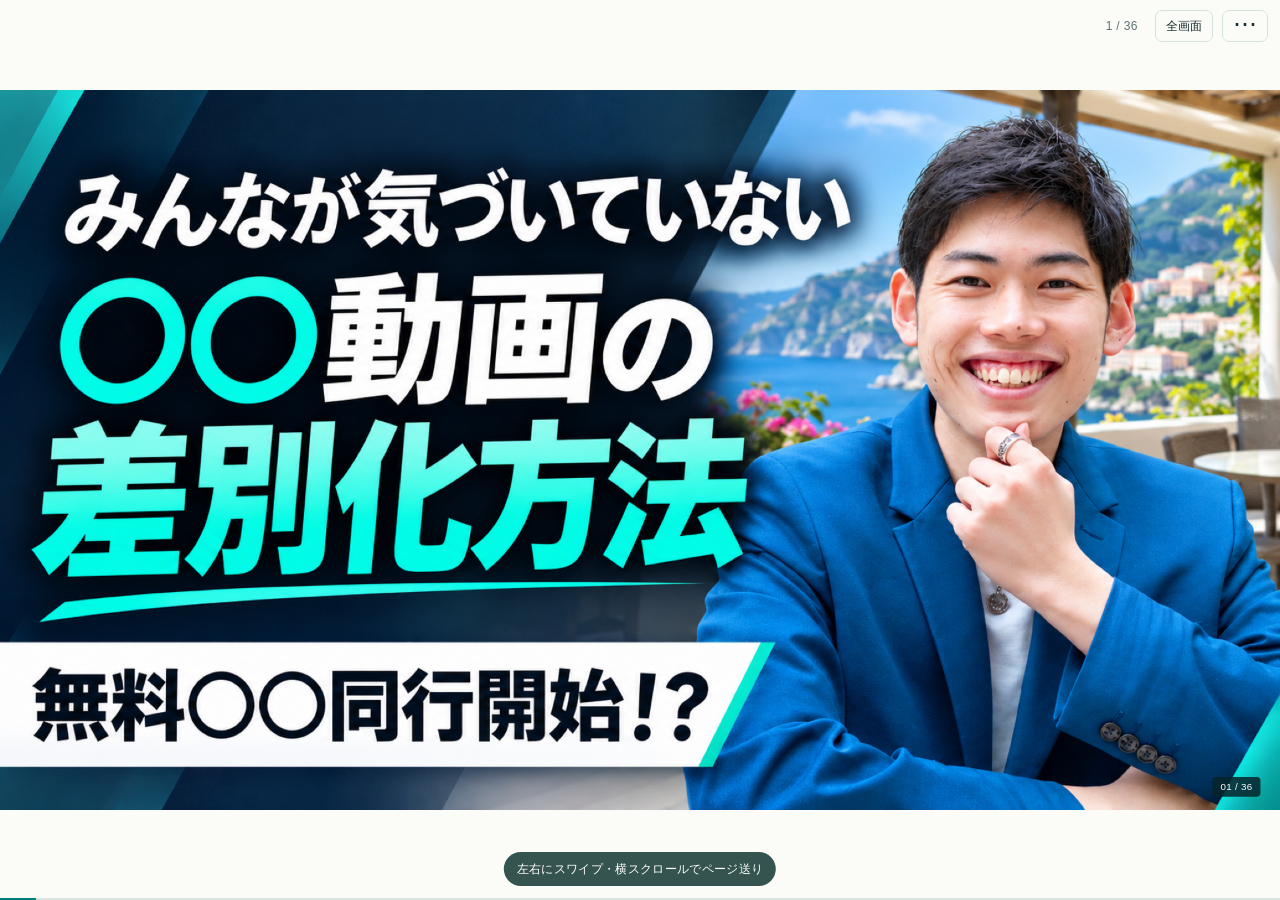
<file: 2026-11-03-free/index.html>
<!doctype html><html lang="ja"><head><meta charset="utf-8"><meta name="viewport" content="width=device-width,initial-scale=1"><meta name="description" content="AI副業・物販のSNS発信で理想の未来を伝える背景素材講義。リール素材撮影同行は今回お試しで同行代無料。11/15朝10:30金沢駅集合、先着5名。次回以降は11,000円で実施予定です。"><title>【今回限定無料版】ファン化につながる背景素材の集め方｜11/3 SNSコンサル講義</title><link rel="stylesheet" href="style.css?v=free-20261103-r3"></head><body class="presenter"><div class="viewer-controls" aria-label="表示操作"><span id="counter" aria-live="polite"></span><button id="full" aria-pressed="false">全画面</button><details id="viewerMenu"><summary aria-label="ページメニュー">⋯</summary><div class="viewer-menu"><label for="jump">ページを選ぶ</label><select id="jump" aria-label="ページを選ぶ"></select><div class="menu-navigation"><button id="prev" aria-label="前のページ">← 前へ</button><button id="next" aria-label="次のページ">次へ →</button></div><button id="print">印刷 / PDF</button></div></details></div><main class="viewport"><div class="stage"><section class="slide thumbnail-intro" data-title="みんなが気づいていない○○動画の差別化方法"><img src="assets/img/lecture-thumbnail.png" alt="みんなが気づいていない○○動画の差別化方法。無料○○同行開始！？"><footer><span>2026.11.03　SNSコンサル講義</span><span class="page"></span></footer></section><section class="slide question" data-title="○○には、何が入ると思いますか？"><div class="kicker">まずは、みんなの予想を教えてください</div><div class="question-body"><h2>「○○動画」の○○は、<br><em>何だと思いますか？</em></h2><p class="chat-prompt">思いついた答えを、チャットで教えてください。</p></div><footer><span>画像は教材用のAI生成イメージです。</span><span class="page"></span></footer></section><section class="slide secret-suspense" data-title="それは、、、"><div class="secret-stage"><div class="secret-seal" aria-label="秘密">㊙</div><p class="secret-label">「○○動画」の答えは</p><h2 class="secret-title">それは、、、</h2><div class="secret-rule" aria-hidden="true"></div></div><footer><span>SNSコンサル講義</span><span class="page"></span></footer></section><section class="slide cover" data-title="ファン化につながる背景素材の集め方"><div class="kicker">○○の答えは「背景素材」</div><div class="new-hero"><div><h1>ファン化につながる<br><em>背景素材</em>の<br>集め方</h1><p class="subtitle">AI副業・物販のSNS発信で、<br>理想の未来を伝える。</p><div class="cover-date">2026.11.03 ｜ SNSコンサル講義</div></div><img class="" src="assets/img/monetize-work.jpg" alt="海を望むテラスでパソコンに向かう後ろ姿（教材用AI生成画像）"></div><footer><span>画像は教材用のAI生成イメージです。</span><span class="page"></span></footer></section><section class="slide question" data-title="背景素材は、なぜ大切だと思いますか？"><div class="kicker">みんなに質問</div><div class="question-body"><h2>背景素材は、なぜ<br><em>大切</em>だと思いますか？</h2><p class="chat-prompt">思いついたことを、チャットで教えてください。</p></div><footer><span>SNSコンサル講義 ｜ アフレコリールの背景素材</span><span class="page"></span></footer></section><section class="slide answer" data-title="理想の未来を演出するため"><div class="kicker">背景が大切な理由</div><h2 class="answer-heading"><em>理想の未来</em>を<br>演出するため。</h2><div class="answer-pair"><img class="" src="assets/img/broll-ocean.jpg" alt="青い海と空を望むテラス（教材用AI生成画像）"><img class="" src="assets/img/broll-hotel.jpg" alt="庭に面した上質なホテルのラウンジ（教材用AI生成画像）"></div><p class="below">「こんな場所で、こんな時間を過ごしたい」を映像で伝える。</p><footer><span>画像は教材用のAI生成イメージです。</span><span class="page"></span></footer></section><section class="slide fan-conclusion" data-title="憧れが、この人の発信を見たいにつながる"><div class="kicker">理想の未来とファン化</div><h2>憧れが、「この人の発信を見たい」につながる。</h2><div class="two-col"><div><img class="tall-photo" src="assets/img/monetize-work.jpg" alt="海を望むテラスでパソコンに向かう後ろ姿（教材用AI生成画像）"></div><div class="feeling-flow"><div>こんな暮らしをしてみたい</div><span>↓</span><div>この人のことをもっと知りたい</div><span>↓</span><div class="accent">また見たい・応援したい</div><p>この気持ちを育てるのが、ファン化。</p><strong class="fan-final">つまりファン化です。</strong></div></div><footer><span>画像は教材用のAI生成イメージです。</span><span class="page"></span></footer></section><section class="slide " data-title="どちらを、見続けたくなりますか？"><div class="kicker">同じ言葉で見比べる</div><h2>どちらを、見続けたくなりますか？</h2><div class="comparison"><div class="voice-note"><span class="label">同じアフレコの台本例</span><blockquote>仕事を終えたら、<br>好きな場所でひと息。</blockquote><p class="takeaway">AかBと、そう思った理由を<br>チャットで教えてください。</p><small>背景だけを替えた静止画の比較です。</small></div><div class="phone-pair"><figure class="phone-card"><div class="phone"><img class="" src="assets/img/monetize-room.jpg" alt="書類や衣服が置かれた日常の部屋（教材用AI生成画像）"><div class="caption">仕事を終えたら、<br>好きな場所でひと息。</div></div><figcaption>A　散らかった部屋</figcaption></figure><figure class="phone-card"><div class="phone"><img class="" src="assets/img/broll-ocean.jpg" alt="青い海と空を望むテラス（教材用AI生成画像）"><div class="caption">仕事を終えたら、<br>好きな場所でひと息。</div></div><figcaption>B　海が見える景色</figcaption></figure></div></div><footer><span>画像は教材用のAI生成イメージです。</span><span class="page"></span></footer></section><section class="slide " data-title="綺麗な映像は、見ていたくなる"><div class="kicker">背景が大切な、もう1つの理由</div><h2>綺麗な映像は、見ていたくなる。</h2><div class="two-col"><div><div class="statement">大自然。旅先。<br>上質なホテル。</div><p class="below">背景にも見どころがあると、<br>映像を楽しみながら話を聞ける。</p><p class="takeaway" style="margin-top:30px">見飽きにくい映像にして、<br>最後まで見てもらうことを狙う。</p></div><div class="calm-pair"><img class="" src="assets/img/broll-mountain.jpg" alt="緑の山並みと朝の霞（教材用AI生成画像）"><img class="" src="assets/img/broll-hotel.jpg" alt="庭に面した上質なホテルのラウンジ（教材用AI生成画像）"></div></div><footer><span>画像は教材用のAI生成イメージです。</span><span class="page"></span></footer></section><section class="slide question" data-title="素材を撮るチャンスは、どこにありますか？"><div class="kicker">みんなに質問</div><div class="question-body"><h2>素材を撮るチャンスは、<br><em>どこ</em>にありますか？</h2><p class="chat-prompt">次の外出や予定を思い出して、チャットで教えてください。</p></div><footer><span>SNSコンサル講義 ｜ アフレコリールの背景素材</span><span class="page"></span></footer></section><section class="slide opportunity-mystery" data-title="僕が素材を撮っている、3つの機会"><div class="kicker">いつ撮るか</div><h2>僕が素材を撮っている、3つの機会。</h2><div class="photo-grid new-opportunities"><figure class="photo-card"><img class="" src="assets/img/monetize-work.jpg" alt="海を望むテラスでパソコンに向かう後ろ姿（教材用AI生成画像）"><figcaption><b>1　ワーケーション</b><span>仲間と、半分旅行・半分仕事。</span></figcaption></figure><figure class="photo-card"><img class="" src="assets/img/broll-hotel.jpg" alt="庭に面した上質なホテルのラウンジ（教材用AI生成画像）"><figcaption><b>2　いいホテルに泊まる時</b><span>空間や景色も撮っておく。</span></figcaption></figure><figure class="photo-card"><img class="" src="assets/img/broll-town.jpg" alt="木造の街並みと水路（教材用AI生成画像）"><figcaption><b>3　<span class="mosaic-word" role="img" aria-label="答えは次のスライドで"></span></b><span>前後の時間を素材集めに。</span></figcaption></figure></div><p class="below">日常にある撮影のチャンスを、活かしていきましょう。</p><footer><span>画像は教材用のAI生成イメージです。</span><span class="page"></span></footer></section><section class="slide recall-meetup" data-title="素材撮影しましたよね？"><div class="kicker">オフ会です！</div><h2>素材撮影しましたよね？</h2><div class="two-col"><div><div class="large-quote">ちょっと空いた時間に、<br>みんなで撮ってみた。</div><div class="story-line"><span>オフ会の空き時間</span><b>↓</b><span>みんなで素材撮影</span><b>↓</b><strong>参加したみんなからも好評</strong></div></div><div><img class="wide-photo" src="assets/img/broll-town.jpg" alt="木造の街並みと水路（教材用AI生成画像）"><p class="photo-caption">街並みのイメージ。広島当日の写真ではありません。</p></div></div><footer><span>画像は教材用のAI生成イメージです。</span><span class="page"></span></footer></section><section class="slide " data-title="じゃあどんな背景素材がいいのか？"><div class="kicker">どう撮るかの前に</div><h2>じゃあどんな背景素材がいいのか？</h2><div class="purpose-grid"><div><span>見続けてもらう</span><h3>動画を伸ばしたい</h3><p>見た目にも楽しめる景色を。</p></div><div><span>次の投稿も見てもらう</span><h3>フォローにつなげたい</h3><p>発信するテーマと合う暮らしを。</p></div><div><span>この人を応援したくなる</span><h3>ファン化したい</h3><p>憧れる時間や、人柄が見える場面を。</p></div></div><p class="purpose-question">見た人に、どんな暮らしを感じてほしいか。</p><footer><span>SNSコンサル講義 ｜ 背景素材は、投稿で伝えたいことに合わせて選びます。</span><span class="page"></span></footer></section><section class="slide offer-dramatic " data-title="結論、"><div class="dramatic-body"><h2 class="dramatic-title">結論、</h2></div><footer><span>SNSコンサル講義</span><span class="page"></span></footer></section><section class="slide " data-title="集めたい背景素材は、この3種類"><div class="kicker">何を撮るか</div><h2>集めたい背景素材は、この3種類。</h2><div class="photo-grid material-grid"><figure class="photo-card"><img class="" src="assets/img/monetize-work.jpg" alt="海を望むテラスでパソコンに向かう後ろ姿（教材用AI生成画像）"><figcaption><b>1　作業している自分</b><span>場所を選んで働く雰囲気。</span></figcaption></figure><figure class="photo-card"><img class="" src="assets/img/broll-ocean.jpg" alt="青い海と空を望むテラス（教材用AI生成画像）"><figcaption><b>2　綺麗な背景</b><span>その場所の空気や開放感。</span></figcaption></figure><figure class="photo-card"><div class="life-crop"><img class="" src="assets/img/monetize-life.jpg" alt="景色へ歩く、コーヒーを飲む、仲間と話す3場面（教材用AI生成画像）"></div><figcaption><b>3　自由な日常の動き</b><span>そこで過ごす暮らし。</span></figcaption></figure></div><footer><span>画像は教材用のAI生成イメージです。</span><span class="page"></span></footer></section><section class="slide " data-title="1　動かずに作業している自分"><div class="kicker">集めたい素材 1</div><h2>1　動かずに作業している自分。</h2><div class="two-col"><div><div class="statement">パソコン1台で、<br><em>場所を選んで働く</em><br>雰囲気を伝える。</div><p class="below">カメラは固定。<br>作業する自分と、その場所を一緒に。</p><p class="small" style="margin-top:22px">実際の作業を撮り、アフレコの内容に合わせる。</p></div><img class="tall-photo" src="assets/img/monetize-work.jpg" alt="海を望むテラスでパソコンに向かう後ろ姿（教材用AI生成画像）"></div><footer><span>画像は教材用のAI生成イメージです。</span><span class="page"></span></footer></section><section class="slide " data-title="2　綺麗な背景"><div class="kicker">集めたい素材 2</div><h2>2　綺麗な背景。</h2><div class="photo-grid"><figure class="photo-card"><img class="" src="assets/img/broll-ocean.jpg" alt="青い海と空を望むテラス（教材用AI生成画像）"><figcaption><b>海や旅先の景色</b><span>開放感が伝わる。</span></figcaption></figure><figure class="photo-card"><img class="" src="assets/img/broll-mountain.jpg" alt="緑の山並みと朝の霞（教材用AI生成画像）"><figcaption><b>大自然</b><span>日常を離れた時間が伝わる。</span></figcaption></figure><figure class="photo-card"><img class="" src="assets/img/broll-hotel.jpg" alt="庭に面した上質なホテルのラウンジ（教材用AI生成画像）"><figcaption><b>上質なホテルや旅館</b><span>ゆったり過ごす空間が伝わる。</span></figcaption></figure></div><p class="below">フォロワーが「こんな場所に行きたい」と感じる素材に。</p><footer><span>画像は教材用のAI生成イメージです。</span><span class="page"></span></footer></section><section class="slide " data-title="3　自由な日常の動き"><div class="kicker">集めたい素材 3</div><h2>3　自由な日常の動き。</h2><div class="story-grid life-grid"><figure><div class="sequence-panel"><img class="" src="assets/img/monetize-life.jpg" alt="景色へ歩く、コーヒーを飲む、仲間と話す3場面（教材用AI生成画像）"></div><figcaption>景色へ歩く</figcaption></figure><figure><div class="sequence-panel"><img class="" src="assets/img/monetize-life.jpg" alt="景色へ歩く、コーヒーを飲む、仲間と話す3場面（教材用AI生成画像）"></div><figcaption>テラスでコーヒー</figcaption></figure><figure><div class="sequence-panel"><img class="" src="assets/img/monetize-life.jpg" alt="景色へ歩く、コーヒーを飲む、仲間と話す3場面（教材用AI生成画像）"></div><figcaption>仲間と過ごす</figcaption></figure></div><p class="below">その場所で「どんな時間を過ごしているか」まで見せる。</p><footer><span>画像は教材用のAI生成イメージです。</span><span class="page"></span></footer></section><section class="slide " data-title="撮り方は、固定とゆっくり動かす2パターン"><div class="kicker">素材を撮る時の基本</div><h2>撮り方は、固定とゆっくり動かす2パターン。</h2><div class="tech-pair"><figure><div class="tech-frame"><img class="" src="assets/img/monetize-work.jpg" alt="海を望むテラスでパソコンに向かう後ろ姿（教材用AI生成画像）"><span>カメラを固定</span></div><figcaption><b>動かさずに撮る</b><p>作業する姿や、自然な動きを残す。</p></figcaption></figure><figure><div class="tech-frame"><img class="" src="assets/img/broll-ocean.jpg" alt="青い海と空を望むテラス（教材用AI生成画像）"><span>ゆっくり　→</span></div><figcaption><b>ゆっくり回して撮る</b><p>景色や空間の広がりを見せる。</p></figcaption></figure></div><p class="below">同じ場所で、両方のパターンを撮っておきましょう。</p><footer><span>画像は教材用のAI生成イメージです。</span><span class="page"></span></footer></section><section class="slide " data-title="肘を脇につけて、腰からゆっくり回す"><div class="kicker">一緒に動かしてみましょう</div><h2>肘を脇につけて、腰からゆっくり回す。</h2><div class="two-col posture-layout"><div class="posture-photo"><img class="" src="assets/img/monetize-posture.jpg" alt="両肘を脇につけてスマートフォンを持つ撮影姿勢（教材用AI生成画像）"><span class="waist-arrow">↔</span></div><div class="steps"><div class="step"><span class="num">1</span><div><b>肘を脇につける</b><small>スマホを両手で持つ。</small></div></div><div class="step"><span class="num">2</span><div><b>肩と腕の形を保つ</b><small>手先だけで振らない。</small></div></div><div class="step"><span class="num">3</span><div><b>腰からゆっくり回す</b><small>体ごと、一定の速さで。</small></div></div></div></div><p class="below">まずその場で1回。撮った映像のブレを見てみましょう。</p><footer><span>画像は教材用のAI生成イメージです。</span><span class="page"></span></footer></section><section class="slide question" data-title="次の外出で、何を撮りますか？"><div class="kicker">みんなに質問</div><div class="question-body"><h2>次の外出で、<br><em>何を撮りますか？</em></h2><p class="chat-prompt">「行く場所＋撮りたい素材」を、チャットで教えてください。</p></div><footer><span>SNSコンサル講義 ｜ アフレコリールの背景素材</span><span class="page"></span></footer></section><section class="slide " data-title="まとめ　背景で伝えるのは、理想の未来"><div class="kicker">1　背景が大切な理由</div><h2>まとめ</h2><div class="two-col"><div><div class="statement">背景で伝えるのは、<br><em>理想の未来。</em></div><p class="below">こんな暮らしをしてみたい。<br>この人の発信を、また見たい。</p><p class="takeaway" style="margin-top:28px">綺麗な映像で、<br>見続けてもらうことも狙う。</p></div><img class="tall-photo" src="assets/img/broll-hotel.jpg" alt="庭に面した上質なホテルのラウンジ（教材用AI生成画像）"></div><footer><span>画像は教材用のAI生成イメージです。</span><span class="page"></span></footer></section><section class="slide " data-title="まとめ　日常のチャンスで、3種類を集める"><div class="kicker">2　撮る機会と素材</div><h2>まとめ</h2><div class="summary-opportunities"><span>ワーケーション</span><span>いいホテル</span><span>オフ会</span></div><p class="summary-lead">日常にあるチャンスで、3種類を集める。</p><div class="photo-grid summary-materials"><figure class="photo-card"><img class="" src="assets/img/monetize-work.jpg" alt="海を望むテラスでパソコンに向かう後ろ姿（教材用AI生成画像）"><figcaption><b>作業している自分</b></figcaption></figure><figure class="photo-card"><img class="" src="assets/img/broll-ocean.jpg" alt="青い海と空を望むテラス（教材用AI生成画像）"><figcaption><b>綺麗な背景</b></figcaption></figure><figure class="photo-card"><div class="life-crop"><img class="" src="assets/img/monetize-life.jpg" alt="景色へ歩く、コーヒーを飲む、仲間と話す3場面（教材用AI生成画像）"></div><figcaption><b>自由な日常の動き</b></figcaption></figure></div><footer><span>画像は教材用のAI生成イメージです。</span><span class="page"></span></footer></section><section class="slide secret-suspense" data-title="なんと、、、"><div class="secret-stage"><div class="secret-rule" aria-hidden="true"></div><h2 class="secret-title">なんと、、、</h2><div class="secret-rule" aria-hidden="true"></div></div><footer><span>SNSコンサル講義</span><span class="page"></span></footer></section><section class="slide offer-announce" data-title="リール素材撮影同行を実施します！！！"><div class="kicker">撮影同行のご案内</div><div class="offer-layout"><div class="offer-copy"><h2>リール素材<br><em>撮影同行を</em><br>実施します！！！</h2><p>現地で一緒に、<br>背景素材を集めましょう。</p></div><figure class="offer-photo"><img src="assets/img/broll-town.jpg" alt="木造の街並みと水路（教材用AI生成画像）"><figcaption>街並みは教材イメージです。撮影予定地ではありません。</figcaption></figure></div><footer><span>画像は教材用のAI生成イメージです。</span><span class="page"></span></footer></section><section class="slide secret-suspense" data-title="そして、、、"><div class="secret-stage"><div class="secret-rule" aria-hidden="true"></div><h2 class="secret-title">そして、、、</h2><div class="secret-rule" aria-hidden="true"></div></div><footer><span>SNSコンサル講義</span><span class="page"></span></footer></section><section class="slide offer-dramatic " data-title="なんと同行代無料！"><div class="dramatic-body"><p class="dramatic-eyebrow">なんと、同行代</p><h2 class="huge-word">無料！</h2></div><footer><span>SNSコンサル講義</span><span class="page"></span></footer></section><section class="slide offer-dramatic " data-title="次回以降は、有料11,000円で実施予定"><div class="dramatic-body"><p class="dramatic-eyebrow">次回以降は、有料</p><h2 class="future-amount">11,000<small>円</small></h2><p class="future-planned">で実施予定です。</p></div><footer><span>SNSコンサル講義</span><span class="page"></span></footer></section><section class="slide offer-dramatic offer-trial" data-title="今回はお試しのため無料で実施します！"><div class="dramatic-body"><h2 class="dramatic-title">今回はお試しのため<em>無料で実施します！</em></h2></div><footer><span>SNSコンサル講義</span><span class="page"></span></footer></section><section class="slide offer-dramatic offer-scarcity" data-title="しかし！今回5名限定"><div class="dramatic-body"><h2 class="dramatic-title">しかし！</h2><p class="dramatic-eyebrow">今回</p><div class="huge-number">5<small>名限定</small></div><p class="dramatic-copy">とさせていただきます！</p></div><footer><span>SNSコンサル講義</span><span class="page"></span></footer></section><section class="slide offer-dramatic offer-date" data-title="注意点が1つ　11/15 朝10:30 金沢駅集合"><div class="dramatic-body"><h2 class="dramatic-title">注意点が1つ</h2><div class="date-time"><strong>11/15</strong><span>朝10:30〜</span></div><p class="dramatic-small">実施予定です。</p><div class="meeting-place">金沢駅に集合</div><p class="dramatic-copy">11/15の朝、金沢駅に集合できる方のみで<br>実施します。</p></div><footer><span>SNSコンサル講義</span><span class="page"></span></footer></section><section class="slide offer-dramatic offer-details" data-title="詳細は実施予定の方のみにお伝えします"><div class="dramatic-body"><h2 class="dramatic-title">詳細は<br><em>実施予定の方のみ</em>に<br>お伝えします。</h2></div><footer><span>SNSコンサル講義</span><span class="page"></span></footer></section><section class="slide offer-dramatic offer-fair" data-title="本当の先着順＆5名限定　恨みっこなしでお願いします！"><div class="dramatic-body"><h2 class="dramatic-title">では、<em>本当の先着順</em>＆<em>5名限定</em></h2><p class="dramatic-copy">超少人数で心苦しいんですけど、</p><p class="fair-close">恨みっこなしでお願いします！</p></div><footer><span>SNSコンサル講義</span><span class="page"></span></footer></section><section class="slide secret-suspense offer-method" data-title="参加方法は、、、"><div class="secret-stage"><div class="secret-rule" aria-hidden="true"></div><h2 class="secret-title">参加方法は、、、</h2><div class="secret-rule" aria-hidden="true"></div></div><footer><span>SNSコンサル講義</span><span class="page"></span></footer></section><section class="slide offer-dramatic offer-order" data-title="こちらのフォーム回答された順番です！"><div class="dramatic-body"><h2 class="dramatic-title">こちらのフォーム<br><em>回答された順番</em>です！</h2><p class="dramatic-small">※焦って名前間違いなどないように</p></div><footer><span>SNSコンサル講義</span><span class="page"></span></footer></section><section class="slide offer-form" data-title="ではお申込お待ちしてます！ フォームはこちら"><div class="form-layout"><div><h2>では<br>お申込お待ちしてます！</h2><p class="form-label">フォームはこちら</p><a class="form-link" href="https://docs.google.com/forms/d/e/1FAIpQLScStQ72yzz7HjaL8icno4ZpE_R5PL9NLoyeWKXuuu3lrfoFuw/viewform" target="_blank" rel="noopener noreferrer">申込フォームを開く</a></div><figure><a href="https://docs.google.com/forms/d/e/1FAIpQLScStQ72yzz7HjaL8icno4ZpE_R5PL9NLoyeWKXuuu3lrfoFuw/viewform" target="_blank" rel="noopener noreferrer" aria-label="申込フォームを開く"><img class="qr-code" src="assets/img/application-qr.png" alt="申込フォームのQRコード"></a><figcaption>スマホのカメラで読み取ってください</figcaption></figure></div><footer><span>SNSコンサル講義</span><span class="page"></span></footer></section></div></main><div id="gestureHint" class="gesture-hint" role="status"></div><div class="progress"><i></i></div><script src="app.js?v=d084d327a3f7"></script></body></html>
</file>
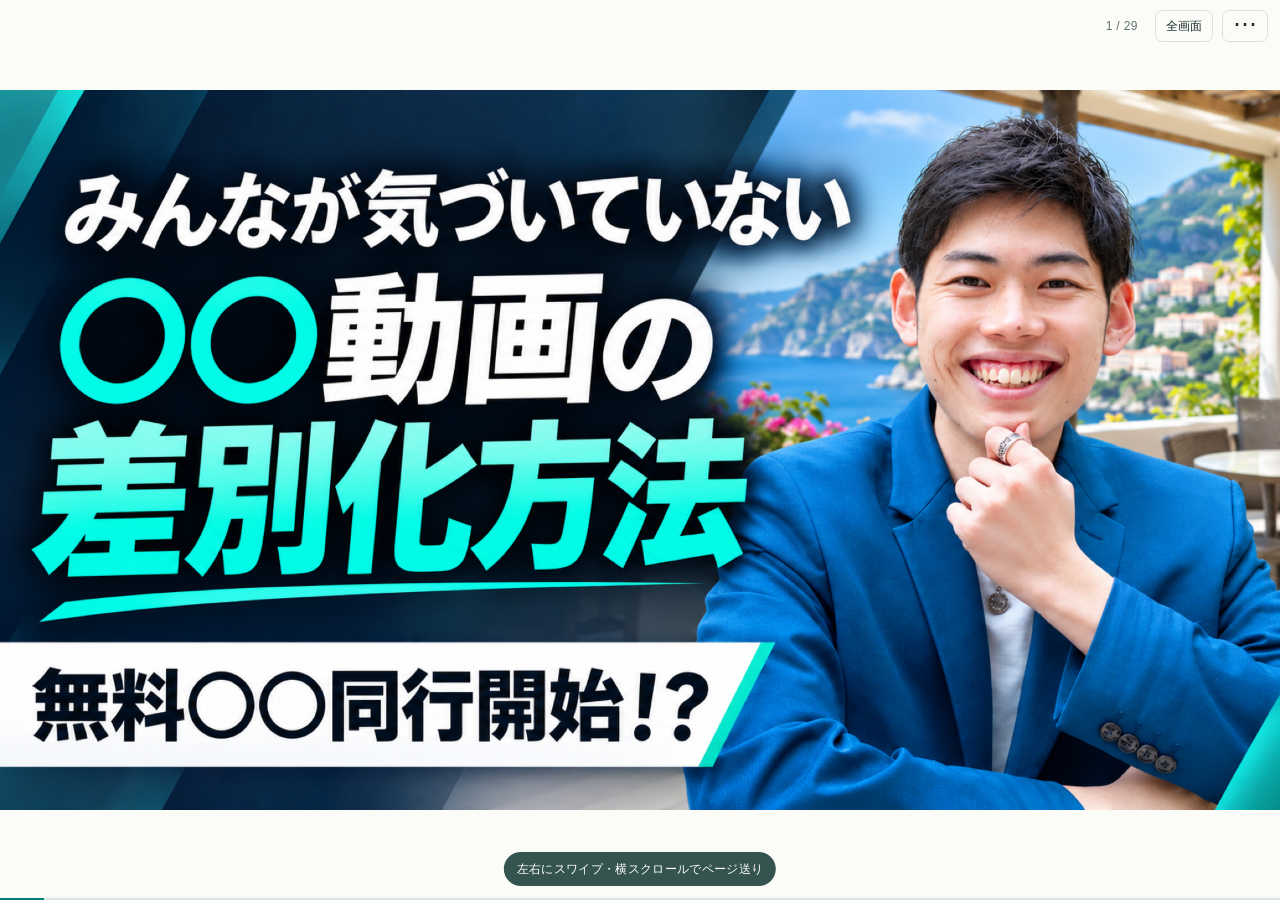
<file: 2026-11-03/index.html>
<!doctype html><html lang="ja"><head><meta charset="utf-8"><meta name="viewport" content="width=device-width,initial-scale=1"><meta name="description" content="AI副業・物販のSNS発信で理想の未来を伝える、アフレコリールの背景素材講義。11/15(日)午前、金沢の無料撮影同行のご案内。"><title>みんなが気づいていない○○動画の差別化方法｜11/3 SNSコンサル講義</title><link rel="stylesheet" href="style.css?v=bf25d5d37bee"></head><body class="presenter"><div class="viewer-controls" aria-label="表示操作"><span id="counter" aria-live="polite"></span><button id="full" aria-pressed="false">全画面</button><details id="viewerMenu"><summary aria-label="ページメニュー">⋯</summary><div class="viewer-menu"><label for="jump">ページを選ぶ</label><select id="jump" aria-label="ページを選ぶ"></select><div class="menu-navigation"><button id="prev" aria-label="前のページ">← 前へ</button><button id="next" aria-label="次のページ">次へ →</button></div><button id="print">印刷 / PDF</button></div></details></div><main class="viewport"><div class="stage"><section class="slide thumbnail-cover" data-title="みんなが気づいていない○○動画の差別化方法"><div class="kicker"></div><img src="assets/img/lecture-thumbnail.png" alt="みんなが気づいていない○○動画の差別化方法　無料○○同行開始！？（本人写真を参考にした生成サムネイル）"><footer><span></span><span class="page"></span></footer></section><section class="slide intro-hook" data-title="動画の○○に、注目してみましょう"><div class="kicker">動画で差がつくポイント</div><div class="intro-focus"><p>今日、注目するのは</p><h2>動画の<span>「○○」</span></h2><p class="intro-lead">どこで差がつくと思いますか？</p></div><footer><span>SNSコンサル講義</span><span class="page"></span></footer></section><section class="slide question intro-chat" data-title="○○は、何だと思いますか？"><div class="kicker">みんなに質問</div><div class="question-body"><h2><em>○○</em>は、<br>何だと思いますか？</h2><p class="chat-prompt">思いついたことを、<br>チャットで教えてください！</p></div><footer><span>SNSコンサル講義</span><span class="page"></span></footer></section><section class="slide intro-answer" data-title="答えは、アフレコリールの背景素材"><div class="kicker">今日のテーマ</div><div class="intro-answer-layout"><div><p class="label">答えは</p><h2>アフレコリールの<br><em>背景素材。</em></h2><p>声に合わせる、<br>景色や暮らしの映像。</p><p class="intro-connect">「こんな生活をしてみたい」を<br>背景から伝える。</p></div><div class="intro-answer-photos"><img class="" src="assets/img/monetize-work.jpg" alt="海を望むテラスでパソコンに向かう後ろ姿（教材用AI生成画像）"><img class="" src="assets/img/broll-ocean.jpg" alt="青い海と空を望むテラス（教材用AI生成画像）"></div></div><footer><span>画像は教材用のAI生成イメージです。</span><span class="page"></span></footer></section><section class="slide cover" data-title="ファン化につながる背景素材の集め方"><div class="kicker">11月3日・SNSコンサル受講生向け</div><div class="new-hero"><div><h1>ファン化につながる<br><em>背景素材</em>の<br>集め方</h1><p class="subtitle">AI副業・物販のSNS発信で、<br>理想の未来を伝える。</p><div class="cover-date">2026.11.03 ｜ SNSコンサル講義</div></div><img class="" src="assets/img/monetize-work.jpg" alt="海を望むテラスでパソコンに向かう後ろ姿（教材用AI生成画像）"></div><footer><span>画像は教材用のAI生成イメージです。</span><span class="page"></span></footer></section><section class="slide premise" data-title="前提は、マネタイズ系の発信"><div class="kicker">まず、この講義の前提</div><h2>前提は、マネタイズ系の発信。</h2><div class="two-col"><div><div class="topic-tags"><span>AI副業</span><span>物販</span><span>その他の副業</span></div><div class="large-quote">ノウハウの先にある<br><em>暮らし</em>まで、<br>伝わっていますか。</div><p>アフレコの声に合わせる背景動画も、<br>発信の印象を作ります。</p></div><img class="tall-photo" src="assets/img/monetize-work.jpg" alt="海を望むテラスでパソコンに向かう後ろ姿（教材用AI生成画像）"></div><footer><span>画像は教材用のAI生成イメージです。</span><span class="page"></span></footer></section><section class="slide question" data-title="背景は、なぜ大切だと思いますか？"><div class="kicker">みんなに質問</div><div class="question-body"><h2>背景は、なぜ<br><em>大切</em>だと思いますか？</h2><p class="chat-prompt">思いついたことを、チャットで教えてください。</p></div><footer><span>SNSコンサル講義 ｜ アフレコリールの背景素材</span><span class="page"></span></footer></section><section class="slide answer" data-title="理想の未来を演出するため"><div class="kicker">背景が大切な理由</div><h2 class="answer-heading"><em>理想の未来</em>を<br>演出するため。</h2><div class="answer-pair"><img class="" src="assets/img/broll-ocean.jpg" alt="青い海と空を望むテラス（教材用AI生成画像）"><img class="" src="assets/img/broll-hotel.jpg" alt="庭に面した上質なホテルのラウンジ（教材用AI生成画像）"></div><p class="below">「こんな場所で、こんな時間を過ごしたい」を映像で伝える。</p><footer><span>画像は教材用のAI生成イメージです。</span><span class="page"></span></footer></section><section class="slide " data-title="憧れが、この人の発信を見たいにつながる"><div class="kicker">理想の未来とファン化</div><h2>憧れが、「この人の発信を見たい」につながる。</h2><div class="two-col"><div><img class="tall-photo" src="assets/img/monetize-work.jpg" alt="海を望むテラスでパソコンに向かう後ろ姿（教材用AI生成画像）"></div><div class="feeling-flow"><div>こんな暮らしをしてみたい</div><span>↓</span><div>この人のことをもっと知りたい</div><span>↓</span><div class="accent">また見たい・応援したい</div><p>この気持ちを育てるのが、ファン化。</p></div></div><footer><span>画像は教材用のAI生成イメージです。</span><span class="page"></span></footer></section><section class="slide " data-title="どちらを、見続けたくなりますか？"><div class="kicker">同じ言葉で見比べる</div><h2>どちらを、見続けたくなりますか？</h2><div class="comparison"><div class="voice-note"><span class="label">同じアフレコの台本例</span><blockquote>仕事を終えたら、<br>好きな場所でひと息。</blockquote><p class="takeaway">AかBと、そう思った理由を<br>チャットで教えてください。</p><small>背景だけを替えた静止画の比較です。</small></div><div class="phone-pair"><figure class="phone-card"><div class="phone"><img class="" src="assets/img/monetize-room.jpg" alt="書類や衣服が置かれた日常の部屋（教材用AI生成画像）"><div class="caption">仕事を終えたら、<br>好きな場所でひと息。</div></div><figcaption>A　散らかった部屋</figcaption></figure><figure class="phone-card"><div class="phone"><img class="" src="assets/img/broll-ocean.jpg" alt="青い海と空を望むテラス（教材用AI生成画像）"><div class="caption">仕事を終えたら、<br>好きな場所でひと息。</div></div><figcaption>B　海が見える景色</figcaption></figure></div></div><footer><span>画像は教材用のAI生成イメージです。</span><span class="page"></span></footer></section><section class="slide " data-title="綺麗な映像は、見ていたくなる"><div class="kicker">背景が大切な、もう1つの理由</div><h2>綺麗な映像は、見ていたくなる。</h2><div class="two-col"><div><div class="statement">大自然。旅先。<br>上質なホテル。</div><p class="below">背景にも見どころがあると、<br>映像を楽しみながら話を聞ける。</p><p class="takeaway" style="margin-top:30px">見飽きにくい映像にして、<br>最後まで見てもらうことを狙う。</p></div><div class="calm-pair"><img class="" src="assets/img/broll-mountain.jpg" alt="緑の山並みと朝の霞（教材用AI生成画像）"><img class="" src="assets/img/broll-hotel.jpg" alt="庭に面した上質なホテルのラウンジ（教材用AI生成画像）"></div></div><footer><span>画像は教材用のAI生成イメージです。</span><span class="page"></span></footer></section><section class="slide question" data-title="素材を撮るチャンスは、どこにありますか？"><div class="kicker">みんなに質問</div><div class="question-body"><h2>素材を撮るチャンスは、<br><em>どこ</em>にありますか？</h2><p class="chat-prompt">次の外出や予定を思い出して、チャットで教えてください。</p></div><footer><span>SNSコンサル講義 ｜ アフレコリールの背景素材</span><span class="page"></span></footer></section><section class="slide " data-title="僕が素材を撮っている、3つの機会"><div class="kicker">いつ撮るか</div><h2>僕が素材を撮っている、3つの機会。</h2><div class="photo-grid new-opportunities"><figure class="photo-card"><img class="" src="assets/img/monetize-work.jpg" alt="海を望むテラスでパソコンに向かう後ろ姿（教材用AI生成画像）"><figcaption><b>1　ワーケーション</b><span>仲間と、半分旅行・半分仕事。</span></figcaption></figure><figure class="photo-card"><img class="" src="assets/img/broll-hotel.jpg" alt="庭に面した上質なホテルのラウンジ（教材用AI生成画像）"><figcaption><b>2　いいホテルに泊まる時</b><span>空間や景色も撮っておく。</span></figcaption></figure><figure class="photo-card"><img class="" src="assets/img/broll-town.jpg" alt="木造の街並みと水路（教材用AI生成画像）"><figcaption><b>3　オフ会</b><span>前後の時間を素材集めに。</span></figcaption></figure></div><p class="below">日常にある撮影のチャンスを、活かしていきましょう。</p><footer><span>画像は教材用のAI生成イメージです。</span><span class="page"></span></footer></section><section class="slide " data-title="広島オフ会でも、空き時間に素材撮影"><div class="kicker">僕が実際にやってみたこと</div><h2>広島オフ会でも、空き時間に素材撮影。</h2><div class="two-col"><div><div class="large-quote">ちょっと空いた時間に、<br>みんなで撮ってみた。</div><div class="story-line"><span>オフ会の空き時間</span><b>↓</b><span>みんなで素材撮影</span><b>↓</b><strong>参加したみんなからも好評</strong></div></div><div><img class="wide-photo" src="assets/img/broll-town.jpg" alt="木造の街並みと水路（教材用AI生成画像）"><p class="photo-caption">街並みのイメージ。広島当日の写真ではありません。</p></div></div><footer><span>画像は教材用のAI生成イメージです。</span><span class="page"></span></footer></section><section class="slide " data-title="カメラを回す前に、動画の目的を考える"><div class="kicker">どう撮るかの前に</div><h2>カメラを回す前に、動画の目的を考える。</h2><div class="purpose-grid"><div><span>見続けてもらう</span><h3>動画を伸ばしたい</h3><p>見た目にも楽しめる景色を。</p></div><div><span>次の投稿も見てもらう</span><h3>フォローにつなげたい</h3><p>発信するテーマと合う暮らしを。</p></div><div><span>この人を応援したくなる</span><h3>ファン化したい</h3><p>憧れる時間や、人柄が見える場面を。</p></div></div><p class="purpose-question">見た人に、どんな暮らしを感じてほしいか。</p><footer><span>SNSコンサル講義 ｜ 背景素材は、投稿で伝えたいことに合わせて選びます。</span><span class="page"></span></footer></section><section class="slide " data-title="集めたい背景素材は、この3種類"><div class="kicker">何を撮るか</div><h2>集めたい背景素材は、この3種類。</h2><div class="photo-grid material-grid"><figure class="photo-card"><img class="" src="assets/img/monetize-work.jpg" alt="海を望むテラスでパソコンに向かう後ろ姿（教材用AI生成画像）"><figcaption><b>1　作業している自分</b><span>場所を選んで働く雰囲気。</span></figcaption></figure><figure class="photo-card"><img class="" src="assets/img/broll-ocean.jpg" alt="青い海と空を望むテラス（教材用AI生成画像）"><figcaption><b>2　綺麗な背景</b><span>その場所の空気や開放感。</span></figcaption></figure><figure class="photo-card"><div class="life-crop"><img class="" src="assets/img/monetize-life.jpg" alt="景色へ歩く、コーヒーを飲む、仲間と話す3場面（教材用AI生成画像）"></div><figcaption><b>3　自由な日常の動き</b><span>そこで過ごす暮らし。</span></figcaption></figure></div><footer><span>画像は教材用のAI生成イメージです。</span><span class="page"></span></footer></section><section class="slide " data-title="1　動かずに作業している自分"><div class="kicker">集めたい素材 1</div><h2>1　動かずに作業している自分。</h2><div class="two-col"><div><div class="statement">パソコン1台で、<br><em>場所を選んで働く</em><br>雰囲気を伝える。</div><p class="below">カメラは固定。<br>作業する自分と、その場所を一緒に。</p><p class="small" style="margin-top:22px">実際の作業を撮り、アフレコの内容に合わせる。</p></div><img class="tall-photo" src="assets/img/monetize-work.jpg" alt="海を望むテラスでパソコンに向かう後ろ姿（教材用AI生成画像）"></div><footer><span>画像は教材用のAI生成イメージです。</span><span class="page"></span></footer></section><section class="slide " data-title="2　綺麗な背景"><div class="kicker">集めたい素材 2</div><h2>2　綺麗な背景。</h2><div class="photo-grid"><figure class="photo-card"><img class="" src="assets/img/broll-ocean.jpg" alt="青い海と空を望むテラス（教材用AI生成画像）"><figcaption><b>海や旅先の景色</b><span>開放感が伝わる。</span></figcaption></figure><figure class="photo-card"><img class="" src="assets/img/broll-mountain.jpg" alt="緑の山並みと朝の霞（教材用AI生成画像）"><figcaption><b>大自然</b><span>日常を離れた時間が伝わる。</span></figcaption></figure><figure class="photo-card"><img class="" src="assets/img/broll-hotel.jpg" alt="庭に面した上質なホテルのラウンジ（教材用AI生成画像）"><figcaption><b>上質なホテルや旅館</b><span>ゆったり過ごす空間が伝わる。</span></figcaption></figure></div><p class="below">フォロワーが「こんな場所に行きたい」と感じる素材に。</p><footer><span>画像は教材用のAI生成イメージです。</span><span class="page"></span></footer></section><section class="slide " data-title="3　自由な日常の動き"><div class="kicker">集めたい素材 3</div><h2>3　自由な日常の動き。</h2><div class="story-grid life-grid"><figure><div class="sequence-panel"><img class="" src="assets/img/monetize-life.jpg" alt="景色へ歩く、コーヒーを飲む、仲間と話す3場面（教材用AI生成画像）"></div><figcaption>景色へ歩く</figcaption></figure><figure><div class="sequence-panel"><img class="" src="assets/img/monetize-life.jpg" alt="景色へ歩く、コーヒーを飲む、仲間と話す3場面（教材用AI生成画像）"></div><figcaption>テラスでコーヒー</figcaption></figure><figure><div class="sequence-panel"><img class="" src="assets/img/monetize-life.jpg" alt="景色へ歩く、コーヒーを飲む、仲間と話す3場面（教材用AI生成画像）"></div><figcaption>仲間と過ごす</figcaption></figure></div><p class="below">その場所で「どんな時間を過ごしているか」まで見せる。</p><footer><span>画像は教材用のAI生成イメージです。</span><span class="page"></span></footer></section><section class="slide " data-title="撮り方は、固定とゆっくり動かす2パターン"><div class="kicker">素材を撮る時の基本</div><h2>撮り方は、固定とゆっくり動かす2パターン。</h2><div class="tech-pair"><figure><div class="tech-frame"><img class="" src="assets/img/monetize-work.jpg" alt="海を望むテラスでパソコンに向かう後ろ姿（教材用AI生成画像）"><span>カメラを固定</span></div><figcaption><b>動かさずに撮る</b><p>作業する姿や、自然な動きを残す。</p></figcaption></figure><figure><div class="tech-frame"><img class="" src="assets/img/broll-ocean.jpg" alt="青い海と空を望むテラス（教材用AI生成画像）"><span>ゆっくり　→</span></div><figcaption><b>ゆっくり回して撮る</b><p>景色や空間の広がりを見せる。</p></figcaption></figure></div><p class="below">同じ場所で、両方のパターンを撮っておきましょう。</p><footer><span>画像は教材用のAI生成イメージです。</span><span class="page"></span></footer></section><section class="slide " data-title="肘を脇につけて、腰からゆっくり回す"><div class="kicker">一緒に動かしてみましょう</div><h2>肘を脇につけて、腰からゆっくり回す。</h2><div class="two-col posture-layout"><div class="posture-photo"><img class="" src="assets/img/monetize-posture.jpg" alt="両肘を脇につけてスマートフォンを持つ撮影姿勢（教材用AI生成画像）"><span class="waist-arrow">↔</span></div><div class="steps"><div class="step"><span class="num">1</span><div><b>肘を脇につける</b><small>スマホを両手で持つ。</small></div></div><div class="step"><span class="num">2</span><div><b>肩と腕の形を保つ</b><small>手先だけで振らない。</small></div></div><div class="step"><span class="num">3</span><div><b>腰からゆっくり回す</b><small>体ごと、一定の速さで。</small></div></div></div></div><p class="below">まずその場で1回。撮った映像のブレを見てみましょう。</p><footer><span>画像は教材用のAI生成イメージです。</span><span class="page"></span></footer></section><section class="slide question" data-title="次の外出で、何を撮りますか？"><div class="kicker">みんなに質問</div><div class="question-body"><h2>次の外出で、<br><em>何を撮りますか？</em></h2><p class="chat-prompt">「行く場所＋撮りたい素材」を、チャットで教えてください。</p></div><footer><span>SNSコンサル講義 ｜ アフレコリールの背景素材</span><span class="page"></span></footer></section><section class="slide " data-title="まとめ　背景で伝えるのは、理想の未来"><div class="kicker">1　背景が大切な理由</div><h2>まとめ</h2><div class="two-col"><div><div class="statement">背景で伝えるのは、<br><em>理想の未来。</em></div><p class="below">こんな暮らしをしてみたい。<br>この人の発信を、また見たい。</p><p class="takeaway" style="margin-top:28px">綺麗な映像で、<br>見続けてもらうことも狙う。</p></div><img class="tall-photo" src="assets/img/broll-hotel.jpg" alt="庭に面した上質なホテルのラウンジ（教材用AI生成画像）"></div><footer><span>画像は教材用のAI生成イメージです。</span><span class="page"></span></footer></section><section class="slide " data-title="まとめ　日常のチャンスで、3種類を集める"><div class="kicker">2　撮る機会と素材</div><h2>まとめ</h2><div class="summary-opportunities"><span>ワーケーション</span><span>いいホテル</span><span>オフ会</span></div><p class="summary-lead">日常にあるチャンスで、3種類を集める。</p><div class="photo-grid summary-materials"><figure class="photo-card"><img class="" src="assets/img/monetize-work.jpg" alt="海を望むテラスでパソコンに向かう後ろ姿（教材用AI生成画像）"><figcaption><b>作業している自分</b></figcaption></figure><figure class="photo-card"><img class="" src="assets/img/broll-ocean.jpg" alt="青い海と空を望むテラス（教材用AI生成画像）"><figcaption><b>綺麗な背景</b></figcaption></figure><figure class="photo-card"><div class="life-crop"><img class="" src="assets/img/monetize-life.jpg" alt="景色へ歩く、コーヒーを飲む、仲間と話す3場面（教材用AI生成画像）"></div><figcaption><b>自由な日常の動き</b></figcaption></figure></div><footer><span>画像は教材用のAI生成イメージです。</span><span class="page"></span></footer></section><section class="slide " data-title="まとめ　目的を決めて、2パターンで撮る"><div class="kicker">3　撮り方と次の行動</div><h2>まとめ</h2><div class="two-col"><div><div class="statement">見た人に、<br><em>どう感じてほしいか。</em></div><p class="below">目的を決めて、カメラを回す。</p><div class="summary-methods"><span>固定して撮る</span><span>ゆっくり回して撮る</span></div><p class="below">撮った映像を見て、<br>次の投稿で使う素材を残しましょう。</p></div><img class="tall-photo" src="assets/img/broll-cafe.jpg" alt="緑を望むカフェの窓辺（教材用AI生成画像）"></div><footer><span>画像は教材用のAI生成イメージです。</span><span class="page"></span></footer></section><section class="slide " data-title="どんな話に使えるかを、ひと言残す"><div class="kicker">集めた素材の保存</div><h2>どんな話に使えるかを、ひと言残す。</h2><div class="save-grid"><figure><img class="" src="assets/img/broll-ocean.jpg" alt="青い海と空を望むテラス（教材用AI生成画像）"><figcaption>海＿時間の余裕</figcaption></figure><figure><img class="" src="assets/img/broll-mountain.jpg" alt="緑の山並みと朝の霞（教材用AI生成画像）"><figcaption>山＿気分転換</figcaption></figure><figure><img class="" src="assets/img/broll-hotel.jpg" alt="庭に面した上質なホテルのラウンジ（教材用AI生成画像）"><figcaption>ホテル＿旅先</figcaption></figure><figure><img class="" src="assets/img/broll-cafe.jpg" alt="緑を望むカフェの窓辺（教材用AI生成画像）"><figcaption>カフェ＿考える時間</figcaption></figure></div><p class="below">素材を見返したときに、使う場面が浮かぶ名前に。<br>撮った日と場所も一緒に残しておくと、あとで探しやすくなります。</p><footer><span>画像は教材用のAI生成イメージです。</span><span class="page"></span></footer></section><section class="slide " data-title="金沢で、一緒に背景素材を集めましょう"><div class="kicker">講義で知ったことを、現地で実践</div><h2>金沢で、一緒に背景素材を集めましょう。</h2><div class="two-col"><div><img class="wide-photo" src="assets/img/broll-town.jpg" alt="木造の街並みと水路（教材用AI生成画像）"><p class="photo-caption">街並みは教材イメージです。撮影予定地ではありません。</p></div><div class="steps"><div class="step"><span class="num">1</span><div><b>使えそうな背景を見つける</b><small>街並みや、その場所らしい空間から。</small></div></div><div class="step"><span class="num">2</span><div><b>どんな語りに合うか考える</b><small>素材を見ながら、その場で話せる。</small></div></div><div class="step"><span class="num">3</span><div><b>自分の投稿用に持ち帰る</b><small>次のアフレコリールで使う素材に。</small></div></div></div></div><footer><span>画像は教材用のAI生成イメージです。</span><span class="page"></span></footer></section><section class="slide offer" data-title="11/15（日）午前、金沢で素材撮影同行"><div class="kicker">無料撮影同行のご案内</div><div class="offer-layout"><div class="offer-copy"><span class="pill">SNSコンサル受講生向け・参加無料</span><h2>アフレコリールの<br>背景素材を、<br>金沢で集めよう。</h2><div class="date"><strong>11/15</strong><span>日曜日<br>午前・オフ会前</span></div><p>街を歩きながら、<br>自分の投稿に使う素材を集めます。</p><div class="details">集合時刻・場所・申込方法は<br>確定後にご案内します。</div></div><figure class="offer-photo"><img class="" src="assets/img/broll-town.jpg" alt="木造の街並みと水路（教材用AI生成画像）"><figcaption>街並みは教材イメージです。撮影予定地ではありません。</figcaption></figure></div><footer><span>画像は教材用のAI生成イメージです。</span><span class="page"></span></footer></section><section class="slide closing" data-title="次の投稿に使う素材を、金沢で一緒に"><div class="kicker">素材撮影同行へのお誘い</div><div class="two-col"><div><h2>次の投稿に使う素材を、<br>金沢で一緒に。</h2><p>作りたいアフレコのテーマを<br><em><b>1つ</b></em>、考えてきてください。</p><p class="below">背景素材を集めるところから、<br>一緒に実践しましょう。</p><span class="pill">11/15（日）午前 ｜ 金沢 ｜ 無料</span><div class="details">SNSコンサル受講生向け・オフ会前<br>集合時刻・場所・申込方法は確定後にご案内します。</div></div><img class="closing-photo" src="assets/img/broll-cafe.jpg" alt="緑を望むカフェの窓辺（教材用AI生成画像）"></div><footer><span>画像は教材用AI生成イメージです。実在施設・本人の所有物・参加者の成果を示すものではありません。</span><span class="page"></span></footer></section></div></main><div id="gestureHint" class="gesture-hint" role="status"></div><div class="progress"><i></i></div><script src="app.js?v=d084d327a3f7"></script></body></html>
</file>
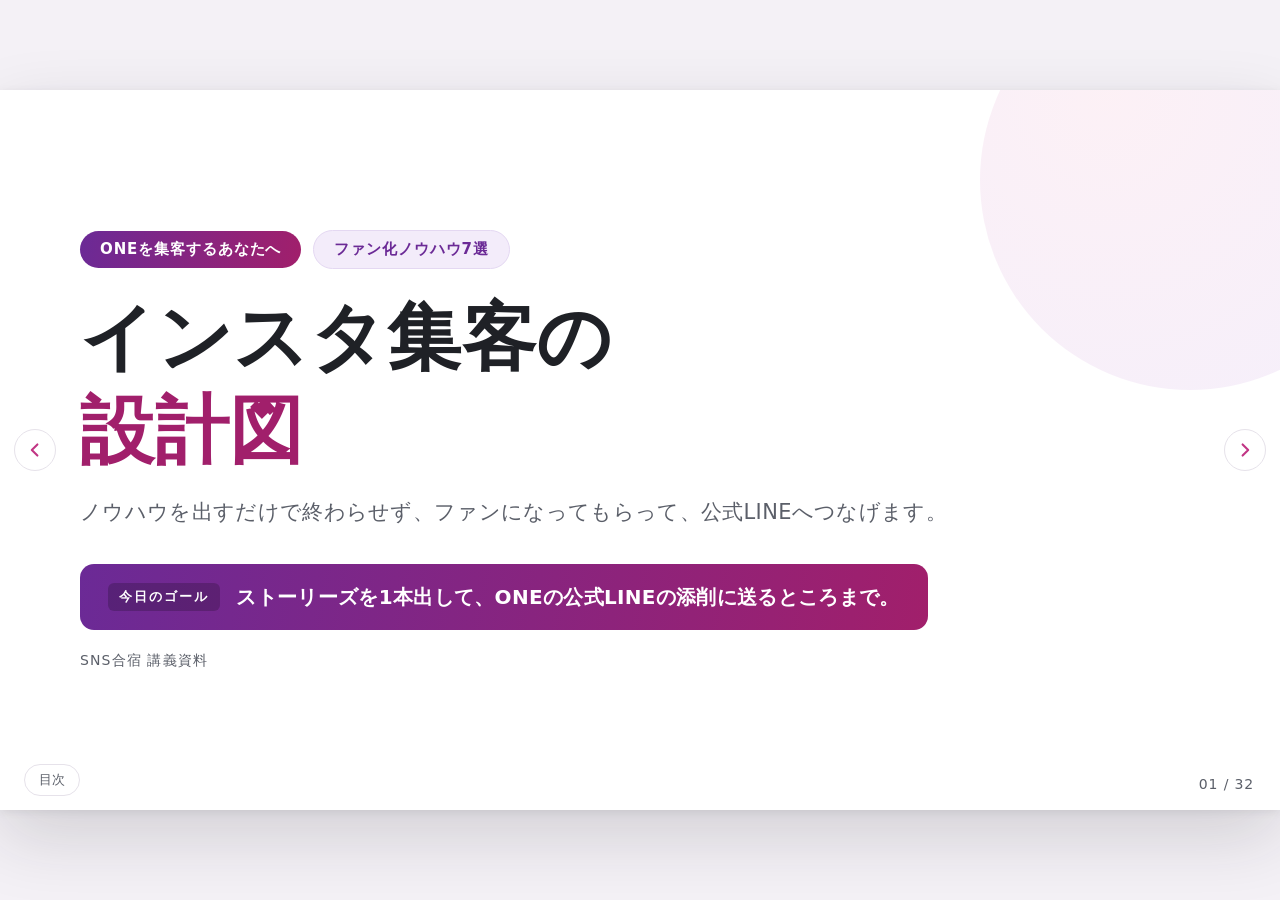
<file: v6/index.html>
<!DOCTYPE html>
<html lang="ja">
<head>
<meta charset="UTF-8">
<meta name="viewport" content="width=device-width, initial-scale=1.0">
<title>インスタ集客の設計図</title>
<script>document.documentElement.className='js';</script>
<style>
:root{
  --ink:#1F2126; --ink-2:#5B5F69; --ink-3:#6E7380;
  --line:#E6E2EA; --line-2:#F1EDF4; --paper:#F4F1F6; --stage:#FFFFFF;
  --mag:#C13584; --mag-deep:#A11F6B; --mag-wash:#FCEEF4; --pink:#E1306C;
  --pur:#833AB4; --pur-deep:#6B2A96; --pur-wash:#F3ECFA;
  --grad:linear-gradient(90deg,#833AB4 0%,#C13584 55%,#E1306C 100%);
  --grad-deep:linear-gradient(100deg,#6B2A96 0%,#A11F6B 100%);
  --sans:"Hiragino Sans","ヒラギノ角ゴシック","Hiragino Kaku Gothic ProN","Yu Gothic Medium","YuGothic","Meiryo",system-ui,sans-serif;
  --s:1;
}
*{box-sizing:border-box;}
html,body{margin:0;padding:0;height:100%;background:var(--paper);}
body{
  font-family:var(--sans); letter-spacing:.02em; word-break:keep-all; overflow-wrap:break-word;
  -webkit-font-smoothing:antialiased; text-rendering:optimizeLegibility;
  font-feature-settings:"palt" 1; color:var(--ink);
}
svg text{font-family:var(--sans);font-feature-settings:"palt" 1;}
h1,h2,h3,h4,p,ul,ol,figure,table{margin:0;padding:0;}
ul,ol{list-style:none;}

/* ===== ステージ（1280×720固定＋scale縮小） ===== */
.paper{position:fixed;inset:0;display:flex;align-items:center;justify-content:center;overflow:hidden;background:var(--paper);}
.stage-wrap{position:relative;width:1280px;height:720px;transform:scale(var(--s));transform-origin:center center;box-shadow:0 26px 70px rgba(31,33,38,.16),0 2px 8px rgba(31,33,38,.08);flex:none;border-radius:2px;}
.stage{position:relative;width:1280px;height:720px;background:var(--stage);overflow:hidden;}
.slide{position:absolute;inset:0;width:1280px;height:720px;padding:52px 80px;display:none;flex-direction:column;background:var(--stage);}
.slide.tint{background:linear-gradient(180deg,#FFFFFF 0%,var(--mag-wash) 100%);}
.slide.tint-p{background:linear-gradient(180deg,#FFFFFF 0%,var(--pur-wash) 100%);}
.slide.active{display:flex;animation:fadeIn .16s ease-out;}
.slide.center{align-items:center;justify-content:center;text-align:center;}
@keyframes fadeIn{from{opacity:0;transform:translateY(5px);}to{opacity:1;transform:none;}}
@media (prefers-reduced-motion:reduce){.slide.active{animation:none;}}

.head-block{flex:0 0 auto;}
.body-block{flex:1 1 auto;display:flex;flex-direction:column;justify-content:center;min-height:0;padding:14px 0;}
.foot-block{flex:0 0 auto;margin-top:22px;}

/* 本文ブロックを余らせない（下部の死に余白の解消）: 器を本文領域まで伸ばし、中身は縦センター。
   伸ばしすぎて器の内側が空かないよう .cap / .cap-s で上限を置く */
.fill{flex:1 1 auto;min-height:0;}
.fill.cap{max-height:380px;}
.fill.cap-s{max-height:300px;}
.figbox.fill,.stack.fill,.chk.fill{display:flex;flex-direction:column;justify-content:center;}
.vs.fill > .vs-col,.cards.fill > .card,.three.fill > .three-c,.flow.fill > .bx{justify-content:center;}
.map.fill{display:flex;flex-direction:column;justify-content:center;}

/* ===== 共通パーツ ===== */
.lbl{display:flex;align-items:center;gap:11px;font-size:14px;font-weight:600;letter-spacing:.22em;color:var(--ink-2);margin:0 0 18px;}
.lbl i{width:28px;height:2px;background:var(--mag);display:inline-block;flex:none;border-radius:2px;}
.slide.center .lbl{justify-content:center;}

.pill{display:inline-flex;align-items:center;gap:9px;padding:9px 20px;border-radius:999px;background:var(--mag-wash);color:var(--mag-deep);font-size:15px;font-weight:700;letter-spacing:.06em;border:1px solid #F2D6E4;}
.pill.g{background:var(--grad-deep);color:#fff;border:none;}
.pill.p{background:var(--pur-wash);color:var(--pur-deep);border-color:#E4D8F2;}

.big{font-size:62px;font-weight:700;line-height:1.36;color:var(--ink);letter-spacing:.01em;}
.big.sm{font-size:50px;}
.big .k{color:var(--mag-deep);}
.big .u{background:linear-gradient(transparent 68%,#F7C9DF 68%);}
.head{font-size:36px;font-weight:700;line-height:1.35;color:var(--ink);}
.head .k{color:var(--mag-deep);}
.sub{font-size:19px;font-weight:400;line-height:1.7;color:var(--ink-2);}
.note{font-size:15px;line-height:1.7;color:var(--ink-2);}
.note .k{color:var(--mag-deep);font-weight:700;}
.hrow{display:flex;align-items:flex-end;justify-content:space-between;gap:20px;}
.nw{white-space:nowrap;}
/* 章インジケータ: 見出しが1行でも2行でも全スライドで同じ位置（右80px・上113.6px）に置く */
.hidx{position:absolute;right:80px;top:113.6px;font-size:13px;font-weight:700;letter-spacing:.18em;color:var(--ink-2);padding-bottom:6px;white-space:nowrap;}

.page-num{position:absolute;right:26px;bottom:18px;font-size:14px;color:var(--ink-2);z-index:6;letter-spacing:.06em;}
.progress{position:absolute;top:0;left:0;height:3px;background:var(--grad);z-index:7;width:0;}

/* ナビ（操作UI） */
.nav{position:absolute;top:50%;transform:translateY(-50%);width:42px;height:42px;border-radius:50%;background:rgba(255,255,255,.86);border:1px solid var(--line);display:flex;align-items:center;justify-content:center;cursor:pointer;z-index:8;padding:0;}
.nav:hover{background:var(--mag-wash);border-color:#EFC6DC;}
.nav.prev{left:14px;} .nav.next{right:14px;}
.nav svg{width:16px;height:16px;}
.idx-btn{position:absolute;left:24px;bottom:14px;z-index:8;font-family:var(--sans);font-size:13px;color:var(--ink-2);background:rgba(255,255,255,.86);border:1px solid var(--line);border-radius:999px;padding:6px 14px;cursor:pointer;}
.idx-btn:hover{background:var(--mag-wash);}
.idx-wrap{position:absolute;inset:0;background:#FFFFFF;z-index:20;display:none;padding:40px 54px;overflow:auto;}
.idx-wrap.open{display:block;}
.idx-h{font-size:22px;font-weight:700;margin-bottom:18px;color:var(--ink);}
.idx-grid{display:grid;grid-template-columns:repeat(3,1fr);gap:8px 20px;}
.idx-grid button{display:flex;gap:10px;align-items:baseline;text-align:left;font-family:var(--sans);font-size:14px;line-height:1.5;color:var(--ink);background:none;border:none;border-bottom:1px solid var(--line-2);padding:7px 4px;cursor:pointer;width:100%;}
.idx-grid button:hover{background:var(--mag-wash);}
.idx-grid b{color:var(--mag-deep);font-size:12px;min-width:22px;}

/* カード */
.cards{display:grid;gap:18px;}
.c3{grid-template-columns:repeat(3,1fr);}
.c4{grid-template-columns:repeat(4,1fr);gap:14px;}
.card{background:#fff;border:1.5px solid var(--line);border-radius:14px;padding:26px 22px 24px;display:flex;flex-direction:column;gap:9px;position:relative;}
.c4 .card{padding:26px 18px 24px;}
.c4 .card p{font-size:16px;line-height:1.66;letter-spacing:0;}
.card .cn{display:inline-flex;align-items:center;justify-content:center;width:34px;height:26px;border-radius:7px;background:var(--mag-wash);color:var(--mag-deep);font-size:14px;font-weight:700;letter-spacing:.04em;}
.card h4{font-size:23px;font-weight:700;line-height:1.35;color:var(--ink);}
.card p{font-size:16.5px;line-height:1.7;color:var(--ink-2);}
.card .badge{align-self:flex-start;display:inline-block;font-size:11.5px;font-weight:700;letter-spacing:.08em;color:var(--pur-deep);background:var(--pur-wash);border-radius:5px;padding:4px 10px;}
.card.on{border-color:var(--mag);background:var(--mag-wash);}
.card.on .cn{background:var(--mag);color:#fff;}
.tick{position:absolute;right:18px;top:18px;opacity:.5;}

/* 2カラム対比 */
.vs{display:grid;grid-template-columns:1fr 1fr;gap:20px;}
.vs-col{border-radius:14px;padding:30px 32px;border:1.5px solid var(--line);}
.vs-col .vh{font-size:21px;font-weight:700;margin-bottom:16px;display:flex;align-items:center;gap:10px;}
.vs-col li{font-size:17.5px;line-height:1.55;padding:13px 0 13px 26px;position:relative;color:var(--ink-2);}
.vs-col li::before{content:"";position:absolute;left:2px;top:21px;width:8px;height:8px;border-radius:2px;background:#C9C4D1;}
.vs-col.a{background:#FAFAFB;}
.vs-col.b{background:var(--mag-wash);border-color:#F0CFE1;}
.vs-col.b .vh{color:var(--mag-deep);}
.vs-col.b li{color:var(--ink);}
.vs-col.b li::before{background:var(--mag);}

/* 引用（4枚すべて同一の器: 幅900px・白地・左に紫の帯） */
.quote{position:relative;width:900px;background:#FFFFFF;border:1.5px solid #E4D8F2;border-left:6px solid var(--pur);border-radius:14px;padding:38px 46px 32px;text-align:left;}
.quote .mk{font-size:62px;line-height:.8;color:var(--pur);opacity:.35;font-weight:700;}
.quote p.q{font-size:34px;font-weight:700;line-height:1.62;color:var(--ink);margin-top:10px;min-height:110px;}
.quote p.src{font-size:14px;line-height:1.7;color:var(--ink-2);margin-top:18px;}

/* 吹き出し（チャット参加） */
.bubble{background:var(--mag-wash);border:1.5px solid #F0CFE1;border-radius:14px;padding:18px 24px;display:flex;flex-direction:column;gap:6px;}
.bubble .bl{display:inline-flex;align-items:center;gap:8px;font-size:13px;font-weight:700;color:var(--mag-deep);letter-spacing:.08em;}
.bubble .bq{font-size:21px;font-weight:700;color:var(--ink);line-height:1.5;}

/* 地図 */
.map{width:100%;}
.map-flow{display:grid;grid-template-columns:1fr 38px 1fr 38px 1fr 38px 1fr;align-items:stretch;}
.ms{border:1.5px solid var(--line);border-radius:14px;background:#fff;padding:24px 18px 22px;display:flex;flex-direction:column;gap:7px;align-items:center;text-align:center;}
.ms .msn{display:inline-flex;align-items:center;justify-content:center;width:34px;height:34px;border-radius:50%;background:var(--pur-wash);color:var(--pur-deep);font-size:15px;font-weight:700;}
.ms .mst{font-size:27px;font-weight:700;line-height:1.3;}
.ms .msd{font-size:14.5px;line-height:1.6;color:var(--ink-2);}
.ms.goal{background:var(--mag-wash);border-color:#F0CFE1;}
.ms.goal .msn{background:var(--mag);color:#fff;}
.ms.goal .mst{color:var(--mag-deep);}
.mar{display:flex;align-items:center;justify-content:center;}
/* 部の帯 = ステップ4列とは別の軸。全幅1本の独立帯（3等分）にして、列との対応を作らない */
.parts-band{margin-top:20px;padding-top:16px;border-top:1.5px dashed #D9D3E2;display:flex;align-items:stretch;gap:18px;}
.pb-lbl{flex:none;align-self:center;font-size:12.5px;font-weight:700;letter-spacing:.14em;color:var(--ink-2);white-space:nowrap;}
.map-parts{flex:1;display:grid;grid-template-columns:repeat(3,1fr);gap:12px;}
.mp{border-radius:12px;border:1.5px dashed #D9D3E2;padding:16px 18px;display:flex;flex-direction:column;gap:4px;background:#FCFBFD;}
.mp .mpn{font-size:12px;font-weight:700;letter-spacing:.12em;color:var(--ink-2);}
.mp .mpt{font-size:21px;font-weight:700;color:var(--ink);}
.mp .mpd{font-size:14px;line-height:1.55;color:var(--ink-2);}
.mp.on{background:var(--mag-wash);border:2px solid var(--mag);}
.mp.on .mpn{color:var(--mag-deep);} .mp.on .mpt{color:var(--mag-deep);}
.loop{margin-top:16px;display:flex;align-items:center;gap:10px;justify-content:center;background:var(--pur-wash);border:1.5px solid #E4D8F2;border-radius:999px;padding:9px 22px;font-size:15px;font-weight:600;color:var(--pur-deep);}

/* 地図ミニ（部扉） */
.map.mini .ms{padding:17px 12px 16px;gap:6px;border-radius:12px;}
.map.mini .ms .msn{width:27px;height:27px;font-size:13px;}
.map.mini .ms .mst{font-size:20px;}
.map.mini .ms .msd{font-size:13.5px;line-height:1.55;}
.map.mini .parts-band{margin-top:16px;padding-top:14px;}
.map.mini .mp{padding:13px 16px;}
.map.mini .mp .mpd{display:none;}
.map.mini .mp .mpt{font-size:19px;}

/* チップ */
.chips{display:flex;flex-wrap:wrap;gap:14px;}
.chip{display:inline-flex;align-items:center;gap:10px;border:1.5px solid var(--line);border-radius:999px;padding:17px 32px;font-size:21px;font-weight:700;background:#fff;}
.chip .cnum{display:inline-flex;align-items:center;justify-content:center;width:26px;height:26px;border-radius:50%;background:var(--mag-wash);color:var(--mag-deep);font-size:13px;font-weight:700;}
.chip.w{font-size:17px;padding:11px 18px;}
.chip.g{background:var(--pur-wash);border-color:#E4D8F2;color:var(--pur-deep);}

/* 表 */
.tbl{width:100%;border-collapse:collapse;background:#fff;border:1.5px solid var(--line);border-radius:12px;overflow:hidden;}
.tbl th,.tbl td{border-bottom:1px solid var(--line-2);padding:16px 18px;text-align:left;font-size:16px;line-height:1.55;vertical-align:middle;}
.tbl thead th{background:var(--pur-wash);color:var(--pur-deep);font-size:15px;font-weight:700;letter-spacing:.04em;}
.tbl tbody th{width:118px;font-weight:700;color:var(--ink);background:#FBFAFC;}
.tbl td{color:var(--ink-2);}
.tbl tr:last-child th,.tbl tr:last-child td{border-bottom:none;}
.tbl td.on{background:var(--mag-wash);color:var(--ink);font-weight:600;}
.tbl:not(.week) th,.tbl:not(.week) td{padding:23px 20px;font-size:17px;}
/* 週の枠（26枚目）: セルの中身をタグにして、行の幅をいっぱいまで使う */
.tbl.week tbody th{width:80px;text-align:center;font-size:17px;}
.tbl.week th,.tbl.week td{padding:5px 12px;}
.tbl.week thead th{padding:11px 16px;}
.cellrow{display:flex;gap:10px;}
.tg{flex:1;text-align:center;border-radius:9px;padding:8px 6px;font-size:15.5px;font-weight:600;background:#F6F4F8;color:var(--ink-2);}
.tg.r{background:var(--pur-wash);color:var(--pur-deep);}
.tg.s{background:var(--mag-wash);color:var(--mag-deep);}
.tg.off{background:#FAFAFB;color:var(--ink-3);font-weight:400;}

/* フロー */
.flow{display:flex;align-items:stretch;gap:12px;}
.flow .bx{flex:1;border:1.5px solid var(--line);border-radius:14px;padding:30px 26px;display:flex;flex-direction:column;gap:12px;background:#fff;}
.flow .bx .bn{font-size:12px;font-weight:700;letter-spacing:.1em;color:var(--pur-deep);background:var(--pur-wash);border-radius:6px;padding:4px 9px;align-self:flex-start;}
.flow .bx b{font-size:24px;line-height:1.35;}
.flow .bx p{font-size:16.5px;line-height:1.6;color:var(--ink-2);}
.flow .bx.on{background:var(--mag-wash);border-color:#F0CFE1;}
.flow .bx.on .bn{background:var(--mag);color:#fff;}
.flow .ar{display:flex;align-items:center;}
.flow-out{margin-top:16px;text-align:center;font-size:20px;font-weight:700;color:var(--mag-deep);background:var(--mag-wash);border-radius:12px;padding:13px 20px;}

/* 縦スタック */
.stack{display:flex;flex-direction:column;gap:8px;}
.stack-i{display:flex;align-items:center;gap:16px;border:1.5px solid var(--line);border-radius:12px;padding:16px 22px;background:#fff;}
.stack-i .sn{display:inline-flex;align-items:center;justify-content:center;width:32px;height:32px;border-radius:50%;background:var(--pur-wash);color:var(--pur-deep);font-size:15px;font-weight:700;flex:none;}
.stack-i b{font-size:20px;line-height:1.35;flex:none;}
.stack-i span.sd{font-size:15.5px;line-height:1.5;color:var(--ink-2);}
.stack-i.on{background:var(--mag-wash);border-color:#F0CFE1;}
.stack-i.on .sn{background:var(--mag);color:#fff;}
.down{display:flex;justify-content:center;}

/* チェック */
.chk{display:grid;grid-template-columns:1fr;gap:10px;}
.chk li{display:flex;align-items:center;gap:16px;border:1.5px solid var(--line);border-radius:12px;padding:22px 26px;background:#fff;font-size:21px;line-height:1.45;}
.chk li .cb{width:24px;height:24px;border-radius:6px;border:2px solid var(--mag);flex:none;display:inline-flex;align-items:center;justify-content:center;}

/* バー */
.bars{display:flex;flex-direction:column;gap:22px;}
.bar-row{display:flex;align-items:center;gap:18px;}
.bar-row .bl{width:176px;font-size:17px;font-weight:700;flex:none;text-align:right;}
.bar-track{flex:1;height:58px;border-radius:9px;overflow:hidden;display:flex;background:var(--line-2);}
.bar-track i{display:block;height:100%;}
.rowlab{display:flex;gap:26px;justify-content:center;margin-top:16px;font-size:14px;color:var(--ink-2);}
.rowlab span{display:inline-flex;align-items:center;gap:7px;}
.rowlab i{width:13px;height:13px;border-radius:3px;display:inline-block;}
.i-pur{background:var(--pur);} .i-mag{background:var(--pink);}

/* 図の器 */
.figbox{background:#FCFBFD;border:1.5px solid var(--line);border-radius:16px;padding:24px 26px;}
.figbox.plain{background:none;border:none;padding:0;}
.figcap{font-size:13.5px;color:var(--ink-2);margin-top:10px;text-align:center;}

/* 表紙 */
.cover{justify-content:center;align-items:flex-start;}
.cover h1{font-size:74px;font-weight:700;line-height:1.26;letter-spacing:.01em;margin:22px 0 0;}
.cover h1 .k{color:var(--mag-deep);}
.cover .csub{font-size:21px;color:var(--ink-2);margin-top:18px;line-height:1.65;}
.cover .cbar{margin-top:34px;display:flex;align-items:center;gap:16px;background:var(--grad-deep);border-radius:14px;padding:18px 28px;color:#fff;}
.cover .cbar .cbl{font-size:13px;font-weight:700;letter-spacing:.16em;background:rgba(0,0,0,.20);border-radius:6px;padding:5px 11px;white-space:nowrap;}
.cover .cbar .cbt{font-size:20px;font-weight:700;line-height:1.5;}
.cover .cmeta{margin-top:22px;font-size:14px;color:var(--ink-2);letter-spacing:.08em;}
.cover .pill,.cover h1,.cover .csub,.cover .cbar,.cover .cmeta{position:relative;z-index:1;max-width:880px;}
.deco{position:absolute;border-radius:50%;z-index:0;pointer-events:none;}

/* 部扉 */
.door .dnum{font-size:14px;font-weight:700;letter-spacing:.2em;color:var(--mag-deep);}
.door h2{font-size:64px;font-weight:700;line-height:1.2;margin-top:6px;}
.door .dsub{font-size:20px;color:var(--ink-2);line-height:1.7;margin-top:14px;}
.door .dband{height:6px;border-radius:6px;background:var(--grad);width:130px;margin-top:20px;}

/* まとめ3つ */
.three{display:grid;grid-template-columns:repeat(3,1fr);gap:20px;}
.three-c{border:1.5px solid var(--line);border-radius:16px;padding:38px 30px;background:#fff;display:flex;flex-direction:column;gap:15px;}
.three-c .tn{width:52px;height:52px;border-radius:50%;background:var(--grad);color:#fff;font-size:24px;font-weight:700;display:flex;align-items:center;justify-content:center;flex:none;}
.three-c h4{font-size:27px;font-weight:700;line-height:1.35;}
.three-c p{font-size:17px;line-height:1.75;color:var(--ink-2);}

/* 最後の一手（左=宣言 / 右=今日の手順3つ。右半分を空けない） */
.first{background:var(--grad-deep);border-radius:18px;padding:36px 42px;color:#fff;display:flex;align-items:center;gap:34px;}
.first .ftxt{flex:1;min-width:0;display:flex;flex-direction:column;gap:13px;}
.first .fl{align-self:flex-start;font-size:13px;font-weight:700;letter-spacing:.16em;background:rgba(0,0,0,.22);border-radius:7px;padding:6px 13px;}
.first p.ft{font-size:38px;font-weight:700;line-height:1.46;}
.first p.fn{font-size:16px;line-height:1.7;color:#FCE7F1;}
.first .ffig{flex:none;width:356px;display:flex;flex-direction:column;gap:11px;}
.first .fsl{font-size:12.5px;font-weight:700;letter-spacing:.16em;color:#FCE7F1;}
.first .fstep{display:flex;align-items:center;gap:13px;font-size:16.5px;font-weight:600;background:rgba(0,0,0,.20);border-radius:12px;padding:14px 16px;}
.first .fstep i{width:27px;height:27px;border-radius:50%;background:#fff;color:var(--mag-deep);font-size:14px;font-weight:700;font-style:normal;display:inline-flex;align-items:center;justify-content:center;flex:none;}
.disc{font-size:12.5px;color:var(--ink-2);line-height:1.6;margin-top:16px;}

.qbar{display:flex;align-items:center;gap:16px;background:var(--pur-wash);border:1.5px solid #E4D8F2;border-radius:12px;padding:14px 20px;}
.qbar .qm{font-size:30px;line-height:.9;color:var(--pur);opacity:.45;font-weight:700;flex:none;}
.qbar .qt{font-size:19px;font-weight:700;line-height:1.5;}
.qbar .qs{font-size:12.5px;color:var(--ink-2);line-height:1.5;margin-left:auto;text-align:right;flex:none;}

.callout{display:flex;align-items:flex-start;gap:14px;border:1.5px solid var(--line);border-radius:14px;padding:18px 22px;background:#FCFBFD;}
.callout .ct{font-size:17px;line-height:1.7;color:var(--ink-2);}
.callout .ct b{color:var(--ink);}

/* ===== スマホ縦向きの案内（装飾ではなく操作ヒント） ===== */
@media (max-width:640px) and (orientation:portrait){
  .paper::after{
    content:"横向きにすると、大きく表示されます。";
    position:absolute;left:0;right:0;bottom:26px;text-align:center;
    font-size:12px;color:var(--ink-2);letter-spacing:.04em;
  }
}

/* ===== JS無効時のフォールバック（全文縦並び） ===== */
html:not(.js) .paper{position:static;display:block;overflow:visible;padding:24px 0;}
html:not(.js) .stage-wrap{transform:none;width:1280px;height:auto;margin:0 auto;box-shadow:none;}
html:not(.js) .stage{height:auto;overflow:visible;}
html:not(.js) .slide{position:relative;inset:auto;display:flex;margin:0 auto 22px;border:1px solid var(--line);overflow:hidden;}
html:not(.js) .nav,html:not(.js) .idx-btn,html:not(.js) .idx-wrap,html:not(.js) .progress{display:none;}
.nojs-note{display:none;}
html:not(.js) .nojs-note{display:block;width:1280px;margin:0 auto 18px;font-size:14px;color:var(--ink-2);padding:14px 18px;background:#fff;border:1px solid var(--line);border-radius:10px;}
/* JS無効時は 1280px の版面をビューポート幅に合わせて縮小し、横スクロールを出さない。
   各帯の倍率 --nz は「帯の下限幅 ÷ 1280」以下（安全余白4px）。20px刻みで切ってあるため
   どの幅でも 1280×--nz ≦ ビューポート幅 が成立する（320〜1480pxを10px刻みで実測）。 */
html:not(.js) body{zoom:var(--nz,1);}
@media (max-width:1300px){html:not(.js) body{--nz:.997}}
@media (max-width:1280px){html:not(.js) body{--nz:.982}}
@media (max-width:1260px){html:not(.js) body{--nz:.966}}
@media (max-width:1240px){html:not(.js) body{--nz:.950}}
@media (max-width:1220px){html:not(.js) body{--nz:.935}}
@media (max-width:1200px){html:not(.js) body{--nz:.919}}
@media (max-width:1180px){html:not(.js) body{--nz:.903}}
@media (max-width:1160px){html:not(.js) body{--nz:.888}}
@media (max-width:1140px){html:not(.js) body{--nz:.872}}
@media (max-width:1120px){html:not(.js) body{--nz:.857}}
@media (max-width:1100px){html:not(.js) body{--nz:.841}}
@media (max-width:1080px){html:not(.js) body{--nz:.825}}
@media (max-width:1060px){html:not(.js) body{--nz:.810}}
@media (max-width:1040px){html:not(.js) body{--nz:.794}}
@media (max-width:1020px){html:not(.js) body{--nz:.778}}
@media (max-width:1000px){html:not(.js) body{--nz:.763}}
@media (max-width:980px){html:not(.js) body{--nz:.747}}
@media (max-width:960px){html:not(.js) body{--nz:.732}}
@media (max-width:940px){html:not(.js) body{--nz:.716}}
@media (max-width:920px){html:not(.js) body{--nz:.700}}
@media (max-width:900px){html:not(.js) body{--nz:.685}}
@media (max-width:880px){html:not(.js) body{--nz:.669}}
@media (max-width:860px){html:not(.js) body{--nz:.653}}
@media (max-width:840px){html:not(.js) body{--nz:.638}}
@media (max-width:820px){html:not(.js) body{--nz:.622}}
@media (max-width:800px){html:not(.js) body{--nz:.607}}
@media (max-width:780px){html:not(.js) body{--nz:.591}}
@media (max-width:760px){html:not(.js) body{--nz:.575}}
@media (max-width:740px){html:not(.js) body{--nz:.560}}
@media (max-width:720px){html:not(.js) body{--nz:.544}}
@media (max-width:700px){html:not(.js) body{--nz:.528}}
@media (max-width:680px){html:not(.js) body{--nz:.513}}
@media (max-width:660px){html:not(.js) body{--nz:.497}}
@media (max-width:640px){html:not(.js) body{--nz:.482}}
@media (max-width:620px){html:not(.js) body{--nz:.466}}
@media (max-width:600px){html:not(.js) body{--nz:.450}}
@media (max-width:580px){html:not(.js) body{--nz:.435}}
@media (max-width:560px){html:not(.js) body{--nz:.419}}
@media (max-width:540px){html:not(.js) body{--nz:.403}}
@media (max-width:520px){html:not(.js) body{--nz:.388}}
@media (max-width:500px){html:not(.js) body{--nz:.372}}
@media (max-width:480px){html:not(.js) body{--nz:.357}}
@media (max-width:460px){html:not(.js) body{--nz:.341}}
@media (max-width:440px){html:not(.js) body{--nz:.325}}
@media (max-width:420px){html:not(.js) body{--nz:.310}}
@media (max-width:400px){html:not(.js) body{--nz:.294}}
@media (max-width:380px){html:not(.js) body{--nz:.278}}
@media (max-width:360px){html:not(.js) body{--nz:.263}}
@media (max-width:340px){html:not(.js) body{--nz:.247}}
@media (max-width:320px){html:not(.js) body{--nz:.232}}
@media (max-width:300px){html:not(.js) body{--nz:.216}}
@media (max-width:280px){html:not(.js) body{--nz:.200}}
@media (max-width:260px){html:not(.js) body{--nz:.185}}
@media (max-width:240px){html:not(.js) body{--nz:.169}}
@media (max-width:220px){html:not(.js) body{--nz:.153}}
/* zoom 非対応環境（Firefox 126未満など）向けのフォールバック。
   同じ --nz を transform:scale に使い、縮んだぶんの高さを負マージンで戻す
   （版面 .stage-wrap = 32枚×720px + 31×22px = 23722px 固定／.nojs-note = 51px）。
   レイアウト幅は 1280px のまま残るため、ページの横スクロールは overflow-x で止める。 */
@supports not (zoom:1){
  html:not(.js) body{overflow-x:hidden;}
  html:not(.js) .nojs-note{transform:scale(var(--nz,1));transform-origin:top left;margin:0 0 calc(18px + (var(--nz,1) - 1) * 51px);}
  html:not(.js) .stage-wrap{transform:scale(var(--nz,1));transform-origin:top left;margin:0 0 calc((var(--nz,1) - 1) * 23722px);}
}

/* ===== 印刷（1枚1ページ） ===== */
@media print{
  html,body{height:auto;background:#fff;zoom:1;}
  .paper{position:static;display:block;overflow:visible;padding:0;}
  .stage-wrap{transform:none;width:1280px;height:auto;box-shadow:none;}
  .stage{height:auto;overflow:visible;}
  .slide{display:flex!important;position:relative;inset:auto;animation:none;page-break-after:always;break-after:page;margin:0;overflow:hidden;}
  .slide:last-of-type{page-break-after:auto;break-after:auto;}
  .nav,.idx-btn,.idx-wrap,.progress,.nojs-note{display:none!important;}
  @page{size:1280px 720px;margin:0;}
}

/* ===== 引用ブロック（拡張） ===== */
.quote.multi p.q{min-height:0;}
.quote p.q2{font-size:25px;font-weight:700;line-height:1.62;color:var(--ink);margin-top:16px;}
.quote p.q.sm{font-size:28px;}
.quote.wide{width:1020px;}

.qstack{display:flex;flex-direction:column;gap:12px;}
.qs-i{display:flex;align-items:center;gap:18px;background:#fff;border:1.5px solid #E4D8F2;border-left:6px solid var(--pur);border-radius:12px;padding:18px 24px;}
.qs-i .qn{width:34px;height:34px;border-radius:50%;background:var(--pur-wash);color:var(--pur-deep);font-size:16px;font-weight:700;display:inline-flex;align-items:center;justify-content:center;flex:none;}
.qs-i p{font-size:21px;font-weight:700;line-height:1.55;color:var(--ink);}
.qs-i.lg p{font-size:26px;}
.qs-i.sm p{font-size:18px;font-weight:600;line-height:1.62;}
.qs-i.on{background:var(--mag-wash);border-color:#F0CFE1;border-left-color:var(--mag);}
.qs-i.on .qn{background:var(--mag);color:#fff;}
.qs-i.ng{border-left-color:#C9C4D1;background:#FAFAFB;}
.qs-i.ng .qn{background:#EFEDF2;color:var(--ink-2);}

/* 見出しが長い引用でも右上の章インジケータに重ねない */
.hrow>div{min-width:0;max-width:960px;}
.head.q{font-size:33px;line-height:1.42;}
.head.q.sm{font-size:29px;line-height:1.5;}

/* ○×のしるし */
.mark{display:inline-flex;align-items:center;justify-content:center;width:30px;height:30px;border-radius:50%;font-size:17px;font-weight:700;flex:none;}
.mark.x{background:#EFEDF2;color:var(--ink-2);}
.mark.o{background:var(--mag);color:#fff;}
.mark.sm{width:24px;height:24px;font-size:14px;}

/* ===== 7つのノウハウの全体地図 ===== */
.nmap{display:flex;flex-direction:column;}
.nband{border-radius:14px;padding:15px 24px;display:flex;align-items:center;gap:16px;}
.nband .nbl{font-size:12.5px;font-weight:700;letter-spacing:.14em;flex:none;border-radius:6px;padding:5px 12px;white-space:nowrap;}
.nband .nbt{font-size:25px;font-weight:700;line-height:1.3;}
.nband.base{background:var(--pur-wash);border:1.5px solid #E4D8F2;}
.nband.base .nbl{background:var(--pur);color:#fff;}
.nband.base .nbt{color:var(--pur-deep);}
.nband.goal{background:var(--mag-wash);border:1.5px solid #F0CFE1;}
.nband.goal .nbl{background:var(--mag);color:#fff;}
.nband.goal .nbt{color:var(--mag-deep);}
.nband.on{border-width:2px;border-color:var(--mag);background:var(--mag-wash);}
.nband.on .nbl{background:var(--mag);color:#fff;}
.nband.on .nbt{color:var(--mag-deep);}
.ndown{display:flex;justify-content:center;padding:7px 0;}
.n7{display:grid;grid-template-columns:repeat(7,1fr);gap:10px;}
.n7i{border:1.5px solid var(--line);border-radius:12px;background:#fff;padding:16px 8px 15px;display:flex;align-items:center;justify-content:center;text-align:center;}
.n7i .nt{font-size:15.5px;font-weight:700;line-height:1.4;color:var(--ink);}
.n7i .nnum{font-style:normal;color:var(--pur-deep);margin-right:1px;}
.n7.on .n7i{background:var(--mag-wash);border-color:#F0CFE1;}
.n7.on .n7i .nt{color:var(--mag-deep);}
.n7.on .n7i .nnum{color:var(--mag-deep);}
.nmap.mini .nband{padding:12px 20px;}
.nmap.mini .nband .nbt{font-size:21px;}
.nmap.mini .n7i{padding:12px 6px 11px;}
.nmap.mini .n7i .nt{font-size:14px;}
.nmap.mini .ndown{padding:5px 0;}

/* ===== 帯グラフ（割合） ===== */
.bar-track i.seg{display:flex;align-items:center;justify-content:center;font-style:normal;font-size:15.5px;font-weight:700;color:#fff;letter-spacing:.02em;white-space:nowrap;overflow:hidden;}
.bar-track.tall{height:66px;}
.tenbar{display:grid;grid-template-columns:repeat(10,1fr);gap:5px;}
.tenbar i{display:block;height:58px;border-radius:6px;}
.tenlab{display:grid;grid-template-columns:repeat(10,1fr);gap:5px;margin-top:11px;}
.tenlab span{font-size:14px;font-weight:700;line-height:1.4;text-align:center;color:var(--ink-2);}
.tenlab span.k{color:var(--mag-deep);}
.axis{display:flex;align-items:center;gap:10px;margin-top:10px;}
.axis .axl{font-size:13.5px;color:var(--ink-2);white-space:nowrap;}
.axis .axline{flex:1;height:2px;background:var(--line);border-radius:2px;}

/* リール3本（3本に1本） */
.reels{display:flex;gap:14px;align-items:flex-end;justify-content:center;}
.reel{width:62px;height:104px;border-radius:10px;border:1.5px solid var(--line);background:#fff;display:flex;align-items:center;justify-content:center;}
.reel i{display:block;width:20px;height:20px;border-radius:5px;background:#D8D3DF;}
.reel.on{background:var(--mag-wash);border-color:var(--mag);}
.reel.on i{background:var(--mag);}

/* 語りの実例パネル */
.panel{background:#fff;border:1.5px solid var(--line);border-radius:16px;padding:28px 34px;display:flex;flex-direction:column;gap:16px;}
.panel p.pt{font-size:19.5px;line-height:1.85;color:var(--ink);}
.panel .pend{display:flex;align-items:center;gap:14px;background:var(--mag-wash);border:1.5px solid #F0CFE1;border-radius:12px;padding:15px 20px;}
.panel .pend p{font-size:20px;font-weight:700;line-height:1.5;color:var(--mag-deep);}

/* 小さな2枠図 */
.duo{display:grid;grid-template-columns:1fr 1fr;gap:20px;}
.duo .duo-c{border:1.5px solid var(--line);border-radius:14px;background:#fff;padding:22px 20px;display:flex;flex-direction:column;align-items:center;gap:10px;text-align:center;}
.duo .duo-c b{font-size:22px;}
.duo .duo-c span{font-size:16px;color:var(--ink-2);line-height:1.6;}
.duo .duo-c.b{background:var(--mag-wash);border-color:#F0CFE1;}
.duo .duo-c.b b{color:var(--mag-deep);}
.duo .duo-c.b span{color:var(--ink);}
.nmap.lg .nband{padding:22px 26px;}
.nmap.lg .nband .nbt{font-size:28px;}
.nmap.lg .n7i{padding:24px 8px;}
.nmap.lg .n7i .nt{font-size:16.5px;}
.nmap.lg .ndown{padding:12px 0;}
</style>
</head>
<body>
<p class="nojs-note">この資料はスライド形式です。JavaScript が無効なため、全32枚を上から順に表示しています。</p>
<div class="paper">
  <div class="stage-wrap">
    <div class="stage" id="stage">
      <div class="progress" id="progressBar"></div>

<!-- ============ 01 表紙 ============ -->
<section class="slide cover" data-idx="1" data-title="表紙">
  <div class="deco" style="width:420px;height:420px;right:-120px;top:-120px;background:radial-gradient(circle at 30% 30%,#FCEEF4,#F3ECFA);opacity:.85;"></div>
  <div style="position:relative;z-index:1;display:flex;align-items:center;gap:12px;">
    <span class="pill g">ONEを集客するあなたへ</span>
    <span class="pill p">ファン化ノウハウ7選</span>
  </div>
  <h1>インスタ集客の<br><span class="k">設計図</span></h1>
  <p class="csub">ノウハウを出すだけで終わらせず、ファンになってもらって、公式LINEへつなげます。</p>
  <div class="cbar">
    <span class="cbl">今日のゴール</span>
    <span class="cbt">ストーリーズを1本出して、ONEの公式LINEの添削に送るところまで。</span>
  </div>
  <p class="cmeta">SNS合宿 講義資料</p>
  <div class="page-num">01 / 32</div>
</section>

<!-- ============ 02 悩みの代弁 ============ -->
<section class="slide" data-idx="2" data-title="止まっていませんか">
  <div class="head-block">
    <div class="lbl"><i></i>いまの発信</div>
    <h2 class="head">ここで、止まっていませんか。</h2>
  </div>
  <div class="body-block">
    <div class="qstack fill cap">
      <div class="qs-i lg"><span class="qn">1</span><p>「やっぱ再生数が伸びるだけじゃダメなんでね」</p></div>
      <div class="qs-i lg"><span class="qn">2</span><p>「画像投稿だとやっぱファン化はしないんで」</p></div>
      <div class="qs-i lg on"><span class="qn">3</span><p>「情報系の動画が多すぎて属人性出せてない」</p></div>
    </div>
  </div>
  <div class="foot-block">
    <div class="bubble">
      <span class="bl"><svg viewBox="0 0 22 22" width="16" height="16" aria-hidden="true"><path d="M2 4h18v12h-9l-5 4v-4H2z" fill="none" stroke="#A11F6B" stroke-width="2" stroke-linejoin="round"/></svg>チャットへ</span>
      <p class="bq">実際、そうじゃないですか？</p>
      <p class="note">当てはまるものを、チャットに送ってください。1つでも2つでも大丈夫です。</p>
    </div>
  </div>
  <div class="page-num">02 / 32</div>
</section>

<!-- ============ 03 問い ============ -->
<section class="slide center tint" data-idx="3" data-title="いまの発信">
  <div class="lbl"><i></i>考えてみてください</div>
  <h2 class="big">いまの発信に、<br><span class="u k">何が足りない</span>と思いますか。</h2>
  <div class="bubble" style="margin-top:38px;align-items:center;max-width:620px;">
    <span class="bl"><svg viewBox="0 0 22 22" width="16" height="16" aria-hidden="true"><path d="M2 4h18v12h-9l-5 4v-4H2z" fill="none" stroke="#A11F6B" stroke-width="2" stroke-linejoin="round"/></svg>チャットへ</span>
    <p class="note">思いついたものを、そのまま送ってください。回答を待ってから次へ進みます。</p>
  </div>
  <div class="page-num">03 / 32</div>
</section>

<!-- ============ 04 答え ============ -->
<section class="slide center" data-idx="4" data-title="足りないのは">
  <div class="deco" style="width:360px;height:360px;left:-130px;bottom:-130px;background:radial-gradient(circle at 50% 50%,#F3ECFA,#FFFFFF);"></div>
  <div class="deco" style="width:300px;height:300px;right:-110px;top:-110px;background:radial-gradient(circle at 50% 50%,#FCEEF4,#FFFFFF);"></div>
  <div class="lbl" style="position:relative;z-index:1;"><i></i>その答えは</div>
  <h2 class="big" style="position:relative;z-index:1;">足りないのは、<br><span class="k">ファン化の設計。</span></h2>
  <div class="callout" style="margin-top:36px;max-width:760px;position:relative;z-index:1;">
    <span class="cn" style="display:inline-flex;align-items:center;justify-content:center;width:30px;height:30px;border-radius:50%;background:var(--mag-wash);color:var(--mag-deep);font-size:15px;font-weight:700;flex:none;">！</span>
    <p class="ct">投稿の数も、編集のうまさも、もう足りています。決まっていないのは、<b>見てくれた人がファンになるまでの順番</b>なんです。</p>
  </div>
  <div class="page-num">04 / 32</div>
</section>

<!-- ============ 05 今日の設計図 ============ -->
<section class="slide" data-idx="5" data-title="今日の設計図">
  <div class="head-block">
    <div class="hrow">
      <div>
        <div class="lbl"><i></i>今日の全体像</div>
        <h2 class="head">今日の設計図</h2>
      </div>
      <p class="hidx">迷ったら、この1枚に戻ってきてください</p>
    </div>
  </div>
  <div class="body-block">
    <div class="nmap lg">
      <div class="nband base">
        <span class="nbl">土台</span>
        <span class="nbt">ファン化とは</span>
      </div>
      <span class="ndown" aria-hidden="true"><svg viewBox="0 0 24 24" width="24" height="24"><path d="M12 3v13M6 12l6 6 6-6" stroke="#C13584" stroke-width="2.6" fill="none" stroke-linecap="round" stroke-linejoin="round"/></svg></span>
      <div class="n7">
        <div class="n7i"><span class="nt"><i class="nnum">①</i>属人性</span></div>
        <div class="n7i"><span class="nt"><i class="nnum">②</i>日常</span></div>
        <div class="n7i"><span class="nt"><i class="nnum">③</i>マイナスの<br>ストーリー</span></div>
        <div class="n7i"><span class="nt"><i class="nnum">④</i>共通点</span></div>
        <div class="n7i"><span class="nt"><i class="nnum">⑤</i>理想の未来</span></div>
        <div class="n7i"><span class="nt"><i class="nnum">⑥</i>実績</span></div>
        <div class="n7i"><span class="nt"><i class="nnum">⑦</i>ビジュアライズ</span></div>
      </div>
      <span class="ndown" aria-hidden="true"><svg viewBox="0 0 24 24" width="24" height="24"><path d="M12 3v13M6 12l6 6 6-6" stroke="#C13584" stroke-width="2.6" fill="none" stroke-linecap="round" stroke-linejoin="round"/></svg></span>
      <div class="nband goal">
        <span class="nbl">出口</span>
        <span class="nbt">公式LINE</span>
      </div>
    </div>
  </div>
  <div class="page-num">05 / 32</div>
</section>

<!-- ============ 06 部扉 土台 ============ -->
<section class="slide door tint-p" data-idx="6" data-title="土台">
  <div class="head-block">
    <div class="dnum">土台</div>
    <h2>ファン化とは</h2>
    <div class="dband"></div>
    <p class="dsub">7つのノウハウの前に、ゴールを1つにします。</p>
  </div>
  <div class="body-block">
    <div class="figbox fill">
      <div class="nmap mini">
        <div class="nband base on">
          <span class="nbl">土台</span>
          <span class="nbt">ファン化とは</span>
        </div>
        <span class="ndown" aria-hidden="true"><svg viewBox="0 0 24 24" width="20" height="20"><path d="M12 3v13M6 12l6 6 6-6" stroke="#B9B2C4" stroke-width="2.6" fill="none" stroke-linecap="round" stroke-linejoin="round"/></svg></span>
        <div class="n7">
          <div class="n7i"><span class="nt"><i class="nnum">①</i>属人性</span></div>
          <div class="n7i"><span class="nt"><i class="nnum">②</i>日常</span></div>
          <div class="n7i"><span class="nt"><i class="nnum">③</i>マイナスの<br>ストーリー</span></div>
          <div class="n7i"><span class="nt"><i class="nnum">④</i>共通点</span></div>
          <div class="n7i"><span class="nt"><i class="nnum">⑤</i>理想の未来</span></div>
          <div class="n7i"><span class="nt"><i class="nnum">⑥</i>実績</span></div>
          <div class="n7i"><span class="nt"><i class="nnum">⑦</i>ビジュアライズ</span></div>
        </div>
        <span class="ndown" aria-hidden="true"><svg viewBox="0 0 24 24" width="20" height="20"><path d="M12 3v13M6 12l6 6 6-6" stroke="#B9B2C4" stroke-width="2.6" fill="none" stroke-linecap="round" stroke-linejoin="round"/></svg></span>
        <div class="nband goal">
          <span class="nbl">出口</span>
          <span class="nbt">公式LINE</span>
        </div>
      </div>
      <p class="note" style="text-align:center;margin-top:18px;">いまは、ここです。</p>
    </div>
  </div>
  <div class="page-num">06 / 32</div>
</section>

<!-- ============ 07 ファン化の正体 ============ -->
<section class="slide center tint-p" data-idx="7" data-title="アイドルと一緒">
  <div class="lbl"><i></i>ファン化の正体</div>
  <blockquote class="quote multi">
    <div class="mk" aria-hidden="true">&ldquo;</div>
    <p class="q">「これアイドルと一緒ですね」</p>
    <p class="q2">「その人がファンになってしまってたら、何でも売れます」</p>
  </blockquote>
  <div class="qbar" style="width:900px;margin-top:20px;">
    <span class="qt">「この人についていこうと思われる存在になれば」</span>
  </div>
  <div class="page-num">07 / 32</div>
</section>

<!-- ============ 08 ストーリーズの役割 ============ -->
<section class="slide" data-idx="8" data-title="信頼を作る場所">
  <div class="head-block">
    <div class="lbl"><i></i>ストーリーズの役割</div>
    <h2 class="head q">「一定、自分のことを知っている人にしか表示できないのが<br>ストーリーズになります」</h2>
  </div>
  <div class="body-block">
    <div class="duo fill cap">
      <div class="duo-c">
        <svg viewBox="0 0 120 80" width="150" height="100" role="img" aria-label="長方形が3つ並び、右向きに広がる形">
          <g fill="#FFFFFF" stroke="#D8D3DF" stroke-width="2"><rect x="8" y="14" width="30" height="52" rx="7"/><rect x="45" y="14" width="30" height="52" rx="7"/><rect x="82" y="14" width="30" height="52" rx="7"/></g>
          <g fill="#C9C4D1"><path d="M18 32l12 8-12 8z"/><path d="M55 32l12 8-12 8z"/><path d="M92 32l12 8-12 8z"/></g>
        </svg>
        <b>リール</b>
        <span>知ってもらう</span>
      </div>
      <div class="duo-c b">
        <svg viewBox="0 0 120 80" width="150" height="100" role="img" aria-label="二重の円が重なっている形">
          <circle cx="60" cy="40" r="32" fill="none" stroke="#E1A8C9" stroke-width="3"/>
          <circle cx="60" cy="40" r="21" fill="#C13584"/>
          <circle cx="60" cy="40" r="7" fill="#FFFFFF"/>
        </svg>
        <b>ストーリーズ</b>
        <span>信頼をつくる</span>
      </div>
    </div>
  </div>
  <div class="foot-block">
    <div class="qbar">
      <span class="qt">「これ1日1ストーリー以上。ストーリーが途切れないようにだけ必ずしてほしい」</span>
    </div>
  </div>
  <div class="page-num">08 / 32</div>
</section>

<!-- ============ 09 黄金比率 ============ -->
<section class="slide" data-idx="9" data-title="黄金比率">
  <div class="head-block">
    <div class="lbl"><i></i>ストーリーズの中身</div>
    <h2 class="head">ストーリーズの<span class="k">黄金比率</span></h2>
  </div>
  <div class="body-block">
    <div class="figbox">
      <span class="bar-track tall">
        <i class="seg" style="width:80%;background:#833AB4;">価値提供 80%</i>
        <i class="seg" style="width:6.7%;background:#C13584;"></i>
        <i class="seg" style="width:6.7%;background:#E1306C;"></i>
        <i class="seg" style="width:6.6%;background:#6B2A96;"></i>
      </span>
      <div class="rowlab">
        <span><i style="background:#833AB4;"></i>価値提供</span>
        <span><i style="background:#C13584;"></i>実績</span>
        <span><i style="background:#E1306C;"></i>マインドセット</span>
        <span><i style="background:#6B2A96;"></i>ローンチ</span>
      </div>
    </div>
    <div class="qstack" style="margin-top:20px;">
      <div class="qs-i sm"><p>「ストーリーズはとりあえずみんなのためになることを発信しよう」</p></div>
      <div class="qs-i sm ng"><p>「正直言うとこのローンチが一番したいんですよ」</p></div>
      <div class="qs-i sm on"><p>「まずは価値提供ですね。圧倒的な価値提供」</p></div>
    </div>
  </div>
  <div class="page-num">09 / 32</div>
</section>

<!-- ============ 10 部扉 7つのノウハウ ============ -->
<section class="slide door tint-p" data-idx="10" data-title="7つのノウハウ">
  <div class="head-block">
    <div class="dnum">本編</div>
    <h2>具体のファン化ノウハウ 7</h2>
    <div class="dband"></div>
  </div>
  <div class="body-block">
    <div class="figbox fill">
      <div class="nmap mini">
        <div class="nband base">
          <span class="nbl">土台</span>
          <span class="nbt">ファン化とは</span>
        </div>
        <span class="ndown" aria-hidden="true"><svg viewBox="0 0 24 24" width="20" height="20"><path d="M12 3v13M6 12l6 6 6-6" stroke="#B9B2C4" stroke-width="2.6" fill="none" stroke-linecap="round" stroke-linejoin="round"/></svg></span>
        <div class="n7 on">
          <div class="n7i"><span class="nt"><i class="nnum">①</i>属人性</span></div>
          <div class="n7i"><span class="nt"><i class="nnum">②</i>日常</span></div>
          <div class="n7i"><span class="nt"><i class="nnum">③</i>マイナスの<br>ストーリー</span></div>
          <div class="n7i"><span class="nt"><i class="nnum">④</i>共通点</span></div>
          <div class="n7i"><span class="nt"><i class="nnum">⑤</i>理想の未来</span></div>
          <div class="n7i"><span class="nt"><i class="nnum">⑥</i>実績</span></div>
          <div class="n7i"><span class="nt"><i class="nnum">⑦</i>ビジュアライズ</span></div>
        </div>
        <span class="ndown" aria-hidden="true"><svg viewBox="0 0 24 24" width="20" height="20"><path d="M12 3v13M6 12l6 6 6-6" stroke="#B9B2C4" stroke-width="2.6" fill="none" stroke-linecap="round" stroke-linejoin="round"/></svg></span>
        <div class="nband goal">
          <span class="nbl">出口</span>
          <span class="nbt">公式LINE</span>
        </div>
      </div>
      <p class="note" style="text-align:center;margin-top:18px;">いまは、ここです。</p>
    </div>
  </div>
  <div class="page-num">10 / 32</div>
</section>

<!-- ============ 11 ①属人性 比率 ============ -->
<section class="slide" data-idx="11" data-title="①属人性 5:5">
  <div class="head-block">
    <div class="hrow">
      <div>
        <div class="lbl"><i></i>ノウハウ① 属人性</div>
        <h2 class="head">「ノウハウ<span class="k">5割</span>、属人性<span class="k">5割</span>」</h2>
      </div>
      <p class="hidx">ノウハウ 1 / 7</p>
    </div>
  </div>
  <div class="body-block">
    <div class="fill cap" style="display:flex;gap:28px;align-items:center;">
      <div class="figbox" style="width:470px;flex:none;">
        <span class="bar-track tall">
          <i class="seg" style="width:50%;background:#833AB4;">ノウハウ 5割</i>
          <i class="seg" style="width:50%;background:#C13584;">属人性 5割</i>
        </span>
        <div class="reels" style="margin-top:24px;">
          <div class="reel on"><i></i></div>
          <div class="reel"><i></i></div>
          <div class="reel"><i></i></div>
        </div>
        <p class="figcap">3本に1本</p>
      </div>
      <div class="qstack" style="flex:1;min-width:0;">
        <div class="qs-i sm"><p>「尺としても5：5ぐらい」</p></div>
        <div class="qs-i sm"><p>「毎回これやると飽きるから、３本に１本ぐらいが良い」</p></div>
        <div class="qs-i sm on"><p>「顔面出してゴリゴリ編集せず喋ってる動画多いのは属人性だすためだと思う」</p></div>
      </div>
    </div>
  </div>
  <div class="page-num">11 / 32</div>
</section>

<!-- ============ 12 ①属人性 1本の中の設計 ============ -->
<section class="slide" data-idx="12" data-title="中盤から属人性">
  <div class="head-block">
    <div class="hrow">
      <div>
        <div class="lbl"><i></i>ノウハウ① 属人性</div>
        <h2 class="head q">「冒頭フックは情報系で、ノウハウ押し動画なんだけど、<br>中盤から属人性に変わっていくイメージ」</h2>
      </div>
      <p class="hidx">ノウハウ 1 / 7</p>
    </div>
  </div>
  <div class="body-block">
    <div class="figbox fill cap-s">
      <span class="bar-track tall">
        <i class="seg" style="width:45%;background:#833AB4;">冒頭フック（ノウハウ）</i>
        <i class="seg" style="width:55%;background:#C13584;">中盤から属人性</i>
      </span>
      <div class="axis">
        <span class="axl">1本の動画</span>
        <span class="axline"></span>
        <span aria-hidden="true"><svg viewBox="0 0 24 24" width="18" height="18"><path d="M5 12h13M13 6l6 6-6 6" stroke="#C9C4D1" stroke-width="2.6" fill="none" stroke-linecap="round" stroke-linejoin="round"/></svg></span>
      </div>
    </div>
  </div>
  <div class="foot-block">
    <div class="qbar">
      <span class="qt">「情報系に属人性を足すことはできると思うんですよね」</span>
    </div>
  </div>
  <div class="page-num">12 / 32</div>
</section>

<!-- ============ 13 ②日常 定義 ============ -->
<section class="slide" data-idx="13" data-title="②日常は1割">
  <div class="head-block">
    <div class="hrow">
      <div>
        <div class="lbl"><i></i>ノウハウ② 日常</div>
        <h2 class="head">「<span class="k">1割プライベート</span>(親近感、共感、理想を見せる)」</h2>
      </div>
      <p class="hidx">ノウハウ 2 / 7</p>
    </div>
  </div>
  <div class="body-block">
    <div class="figbox">
      <div class="tenbar">
        <i style="background:#833AB4;"></i><i style="background:#833AB4;"></i><i style="background:#833AB4;"></i><i style="background:#833AB4;"></i><i style="background:#833AB4;"></i><i style="background:#833AB4;"></i><i style="background:#833AB4;"></i>
        <i style="background:#C13584;"></i>
        <i style="background:#E1306C;"></i>
        <i style="background:#A11F6B;box-shadow:0 0 0 2px #A11F6B;"></i>
      </div>
      <div class="tenlab">
        <span style="grid-column:span 7;">価値提供</span>
        <span>マインド<br>セット</span>
        <span>実績</span>
        <span class="k">プライ<br>ベート</span>
      </div>
    </div>
    <div class="qstack" style="margin-top:20px;">
      <div class="qs-i sm"><p>「割合は7割価値提供、1割マインドセット、1割実績、1割プライベート(親近感、共感、理想を見せる)って感じ。」</p></div>
    </div>
    <div style="display:flex;align-items:center;gap:14px;margin-top:18px;">
      <p class="note" style="flex:none;font-weight:700;color:var(--ink);">プライベートの役割</p>
      <span class="chip g w">親近感</span><span class="chip g w">共感</span><span class="chip g w">理想</span>
    </div>
  </div>
  <div class="page-num">13 / 32</div>
</section>

<!-- ============ 14 ②日常 出し方の境界 ============ -->
<section class="slide" data-idx="14" data-title="日記にしない">
  <div class="head-block">
    <div class="hrow">
      <div>
        <div class="lbl"><i></i>ノウハウ② 日常</div>
        <h2 class="head q">「ただただ自分の日記を上げると、<br>これは全く意味のないことなので」</h2>
      </div>
      <p class="hidx">ノウハウ 2 / 7</p>
    </div>
  </div>
  <div class="body-block">
    <div class="vs fill cap">
      <div class="vs-col a" style="display:flex;flex-direction:column;justify-content:center;align-items:center;text-align:center;">
        <div class="vh" style="justify-content:center;"><span class="mark x">✕</span>お出かけ報告だけ</div>
        <svg viewBox="0 0 200 80" width="250" height="100" role="img" aria-label="同じ大きさの四角が1つだけある図">
          <rect x="66" y="14" width="68" height="52" rx="10" fill="#FFFFFF" stroke="#D8D3DF" stroke-width="2"/>
          <rect x="82" y="32" width="36" height="6" rx="3" fill="#C9C4D1"/>
          <rect x="82" y="46" width="24" height="6" rx="3" fill="#C9C4D1"/>
        </svg>
      </div>
      <div class="vs-col b" style="display:flex;flex-direction:column;justify-content:center;">
        <div class="vh"><span class="mark o">◎</span>学びを1つ足す</div>
        <p style="font-size:19px;line-height:1.7;color:var(--ink);font-weight:700;">「ここにプラスアルファでどれだけその勉強になることを入れられるか」</p>
      </div>
    </div>
  </div>
  <div class="foot-block">
    <div style="display:flex;gap:12px;">
      <div class="qs-i sm" style="flex:none;"><p>「Vlog系伸びるので擦りましょう！」</p></div>
      <div class="qs-i sm" style="flex:1;min-width:0;"><p>「ビジネスのためのSNSなので、そういうのはちゃんと住み分けをしてね、やっていきましょうと。」</p></div>
    </div>
  </div>
  <div class="page-num">14 / 32</div>
</section>

<!-- ============ 15 ③マイナス 本質 ============ -->
<section class="slide" data-idx="15" data-title="③マイナスのストーリー">
  <div class="head-block">
    <div class="hrow">
      <div>
        <div class="lbl"><i></i>ノウハウ③ マイナスのストーリー</div>
        <h2 class="big sm">「本質は<span class="k">自己開示</span>」</h2>
      </div>
      <p class="hidx">ノウハウ 3 / 7</p>
    </div>
  </div>
  <div class="body-block">
    <div class="fill cap" style="display:grid;grid-template-columns:1fr 1fr;gap:14px;align-content:center;">
      <div class="qs-i"><p>「言いたくない嫌なことを話すって重要で」</p></div>
      <div class="qs-i"><p>「共感を得て、秘密を共有した感覚になって仲間意識を持ってくれる」</p></div>
      <div class="qs-i"><p>「いかに皮を被らずさらけ出せるか」</p></div>
      <div class="qs-i on"><p>「リアル感が面白いし信頼できる」</p></div>
    </div>
  </div>
  <div class="page-num">15 / 32</div>
</section>

<!-- ============ 16 ③マイナス 自慢との対比 ============ -->
<section class="slide" data-idx="16" data-title="自慢より失敗談">
  <div class="head-block">
    <div class="hrow">
      <div>
        <div class="lbl"><i></i>ノウハウ③ マイナスのストーリー</div>
        <h2 class="head">自慢より<span class="k">失敗談</span></h2>
      </div>
      <p class="hidx">ノウハウ 3 / 7</p>
    </div>
  </div>
  <div class="body-block">
    <div class="vs fill cap">
      <div class="vs-col a" style="display:flex;flex-direction:column;justify-content:center;">
        <div class="vh"><span class="mark x">✕</span></div>
        <p style="font-size:17.5px;line-height:1.75;color:var(--ink-2);">「おいしいご飯食べに来ましたとか、高級料理食べましたとか、海外旅行行きましたみたいな、いいホテル泊まってますみたいな、そんなアピールってあんまり意味なくて」</p>
      </div>
      <div class="vs-col b" style="display:flex;flex-direction:column;justify-content:center;">
        <div class="vh"><span class="mark o">◎</span></div>
        <p style="font-size:21px;line-height:1.7;color:var(--ink);font-weight:700;">「むしろ失敗談とかを言って、発信者自身に共感してもらったり」</p>
      </div>
    </div>
  </div>
  <div class="foot-block">
    <div class="qbar">
      <span class="qt">「何ならもっと自分より酷いスタートですね」</span>
    </div>
  </div>
  <div class="page-num">16 / 32</div>
</section>

<!-- ============ 17 ③マイナス 3変化 ============ -->
<section class="slide" data-idx="17" data-title="3変化">
  <div class="head-block">
    <div class="hrow">
      <div>
        <div class="lbl"><i></i>ノウハウ③ マイナスのストーリー</div>
        <h2 class="head">「この<span class="k">3変化</span>を見せていくことで、信頼は集まっていく」</h2>
      </div>
      <p class="hidx">ノウハウ 3 / 7</p>
    </div>
  </div>
  <div class="body-block">
    <div class="figbox">
      <div style="width:780px;margin:0 auto;">
        <svg viewBox="0 0 920 250" width="780" height="212" role="img" aria-label="谷まで下がり、きっかけを経ていまへ上がっていく線">
          <line x1="20" y1="222" x2="900" y2="222" stroke="#E6E2EA" stroke-width="2"/>
          <path d="M40 58C92 128 122 184 156 200C240 198 356 192 460 178C574 148 664 112 762 78" fill="none" stroke="#833AB4" stroke-width="5" stroke-linecap="round" stroke-linejoin="round"/>
          <path d="M762 78l122 -42" fill="none" stroke="#E1306C" stroke-width="5" stroke-linecap="round" stroke-dasharray="11 10"/>
          <g fill="#C13584"><circle cx="156" cy="200" r="10"/><circle cx="460" cy="178" r="9"/><circle cx="762" cy="78" r="9"/></g>
          <g stroke="#C9C4D1" stroke-width="1.4" stroke-dasharray="4 5">
            <line x1="156" y1="200" x2="156" y2="222"/><line x1="460" y1="178" x2="460" y2="222"/><line x1="762" y1="78" x2="762" y2="222"/>
          </g>
        </svg>
        <div style="position:relative;height:26px;margin-top:4px;">
          <span class="note" style="position:absolute;left:132px;transform:translateX(-50%);font-weight:700;color:var(--ink);white-space:nowrap;">どん底</span>
          <span class="note" style="position:absolute;left:390px;transform:translateX(-50%);font-weight:700;color:var(--ink);white-space:nowrap;">きっかけ</span>
          <span class="note" style="position:absolute;left:646px;transform:translateX(-50%);font-weight:700;color:var(--ink);white-space:nowrap;">今</span>
        </div>
      </div>
    </div>
    <div class="qstack" style="margin-top:16px;">
      <div class="qs-i sm"><p>「たった3年で変わりました、たった半年で変わりましたって言ったら、これ自分にもできそうかなって思われますよね」</p></div>
      <div class="qs-i sm on"><p>「どん底から這い上がって、このきっかけで変わりました。今はめちゃめちゃ幸せです。」</p></div>
    </div>
  </div>
  <div class="page-num">17 / 32</div>
</section>

<!-- ============ 18 ③マイナス 愚痴との境界 ============ -->
<section class="slide" data-idx="18" data-title="愚痴は出さない">
  <div class="head-block">
    <div class="hrow">
      <div>
        <div class="lbl"><i></i>ノウハウ③ マイナスのストーリー</div>
        <h2 class="head">マイナスのストーリーと、<span class="k">愚痴は別物</span>。</h2>
      </div>
      <p class="hidx">ノウハウ 3 / 7</p>
    </div>
  </div>
  <div class="body-block">
    <div class="vs fill" style="max-height:210px;">
      <div class="vs-col b" style="display:flex;flex-direction:column;justify-content:center;">
        <div class="vh"><span class="mark o">◎</span></div>
        <p style="font-size:21px;line-height:1.6;color:var(--ink);font-weight:700;">過去のマイナス（乗り越えた話）</p>
      </div>
      <div class="vs-col a" style="display:flex;flex-direction:column;justify-content:center;">
        <div class="vh"><span class="mark x">✕</span></div>
        <p style="font-size:21px;line-height:1.6;color:var(--ink-2);font-weight:700;">「SNSで愚痴言うっていうのは絶対にやめてください」</p>
      </div>
    </div>
    <div class="qstack" style="margin-top:18px;">
      <div class="qs-i sm"><p>「ポジティブな言葉を言っている人と、ネガティブな言葉を言っている人、これどっちが人に好かれますかというと、圧倒的にポジティブな人ですよね」</p></div>
      <div class="qs-i sm ng"><p>「ビジネスアカウントで言うと、一瞬でアカウントが地に落ちるので」</p></div>
    </div>
  </div>
  <div class="page-num">18 / 32</div>
</section>

<!-- ============ 19 ワーク 自己分析 ============ -->
<section class="slide" data-idx="19" data-title="ワーク 自己分析">
  <div class="head-block">
    <div class="hrow">
      <div>
        <div class="lbl"><i></i>ワーク</div>
        <h2 class="head">大変だった時期を<span class="k">思い出す</span></h2>
      </div>
      <p class="hidx">目安 15分</p>
    </div>
  </div>
  <div class="body-block">
    <ul class="stack fill cap">
      <li class="stack-i"><span class="sn">1</span><span><b>どん底のとき何があったかを書く</b></span></li>
      <li class="stack-i"><span class="sn">2</span><span><b>変わったきっかけを書く</b></span></li>
      <li class="stack-i on"><span class="sn">3</span><span><b>今の状態を書く</b></span></li>
    </ul>
  </div>
  <div class="page-num">19 / 32</div>
</section>

<!-- ============ 20 ④共通点 ストーリートーク ============ -->
<section class="slide" data-idx="20" data-title="④共通点">
  <div class="head-block">
    <div class="hrow">
      <div>
        <div class="lbl"><i></i>ノウハウ④ 共通点</div>
        <h2 class="head">「まず<span class="k">共通点</span>って共感するのさ」</h2>
      </div>
      <p class="hidx">ノウハウ 4 / 7</p>
    </div>
  </div>
  <div class="body-block">
    <div class="qstack fill cap">
      <div class="qs-i"><span class="qn">1</span><p>「そこをこのストーリートークって言って、まず共通点って共感するのさ。いや気持ちめっちゃ分かりますみたいな」</p></div>
      <div class="qs-i"><span class="qn">2</span><p>「ポジショントーク感を消すっていう話ですね」</p></div>
      <div class="qs-i ng"><span class="qn">✕</span><p>「『お前稼げないから稼げた方がいいよ』みたいな、めっちゃウザいじゃないですか」</p></div>
    </div>
  </div>
  <div class="page-num">20 / 32</div>
</section>

<!-- ============ 21 ④共通点 効能 ============ -->
<section class="slide" data-idx="21" data-title="イヤラシさが消える">
  <div class="head-block">
    <div class="hrow">
      <div>
        <div class="lbl"><i></i>ノウハウ④ 共通点</div>
        <h2 class="head">「この<span class="k">イヤラシさが消える</span>じゃないですか」</h2>
      </div>
      <p class="hidx">ノウハウ 4 / 7</p>
    </div>
  </div>
  <div class="body-block">
    <div class="duo">
      <div class="duo-c">
        <svg viewBox="0 0 200 120" width="250" height="150" role="img" aria-label="上の円から下の円へ、上から下に矢印が向いている図">
          <circle cx="100" cy="26" r="20" fill="#C9C4D1"/>
          <path d="M100 54v34" stroke="#C9C4D1" stroke-width="4" stroke-linecap="round"/>
          <path d="M92 80l8 10 8-10" stroke="#C9C4D1" stroke-width="4" fill="none" stroke-linecap="round" stroke-linejoin="round"/>
          <circle cx="100" cy="98" r="14" fill="none" stroke="#C9C4D1" stroke-width="3"/>
        </svg>
        <div class="vh" style="justify-content:center;"><span class="mark x">✕</span></div>
        <span>上から指示する</span>
      </div>
      <div class="duo-c b">
        <svg viewBox="0 0 200 120" width="250" height="150" role="img" aria-label="左右に並んだ2つの円が、横向きの矢印でつながっている図">
          <circle cx="54" cy="60" r="20" fill="#C13584"/>
          <circle cx="146" cy="60" r="20" fill="none" stroke="#C13584" stroke-width="3"/>
          <path d="M80 60h40" stroke="#833AB4" stroke-width="4" stroke-linecap="round"/>
          <path d="M112 52l10 8-10 8" stroke="#833AB4" stroke-width="4" fill="none" stroke-linecap="round" stroke-linejoin="round"/>
          <path d="M88 52l-10 8 10 8" stroke="#833AB4" stroke-width="4" fill="none" stroke-linecap="round" stroke-linejoin="round"/>
        </svg>
        <div class="vh" style="justify-content:center;"><span class="mark o">◎</span></div>
        <span>横に並んで自分の話をする</span>
      </div>
    </div>
    <div class="qstack" style="margin-top:20px;">
      <div class="qs-i sm"><p>「言ってることは変わんないですよね」</p></div>
      <div class="qs-i sm on"><p>「この自分の話をするってのが、ストーリートークって言うんですけど」</p></div>
    </div>
  </div>
  <div class="page-num">21 / 32</div>
</section>

<!-- ============ 22 ⑤理想の未来 ============ -->
<section class="slide" data-idx="22" data-title="⑤理想の未来">
  <div class="head-block">
    <div class="hrow">
      <div>
        <div class="lbl"><i></i>ノウハウ⑤ 理想の未来</div>
        <h2 class="head">「そこからの今稼いでるで<span class="k">理想の未来＝尊敬</span>になる」</h2>
      </div>
      <p class="hidx">ノウハウ 5 / 7</p>
    </div>
  </div>
  <div class="body-block">
    <div class="flow fill" style="max-height:200px;">
      <div class="bx" style="justify-content:center;align-items:center;text-align:center;"><b>マイナスの<br>ストーリー</b></div>
      <span class="ar" aria-hidden="true"><svg viewBox="0 0 20 20" width="18" height="18"><path d="M6 3l8 7-8 7" stroke="#C13584" stroke-width="2.6" fill="none" stroke-linecap="round" stroke-linejoin="round"/></svg></span>
      <div class="bx" style="justify-content:center;align-items:center;text-align:center;"><b>成り上がり</b></div>
      <span class="ar" aria-hidden="true"><svg viewBox="0 0 20 20" width="18" height="18"><path d="M6 3l8 7-8 7" stroke="#C13584" stroke-width="2.6" fill="none" stroke-linecap="round" stroke-linejoin="round"/></svg></span>
      <div class="bx on" style="justify-content:center;align-items:center;text-align:center;"><b>理想の未来<br>＝尊敬</b></div>
    </div>
  </div>
  <div class="foot-block">
    <div style="display:flex;gap:12px;">
      <div class="qs-i sm" style="flex:none;"><p>「ストーリーからの成り上がりが重要」</p></div>
      <div class="qs-i sm on" style="flex:1;min-width:0;"><p>「そこからあとは理想の未来を出せるともっと良い」</p></div>
    </div>
  </div>
  <div class="page-num">22 / 32</div>
</section>

<!-- ============ 23 ⑤理想の未来 ワーク ============ -->
<section class="slide" data-idx="23" data-title="ワーク 素材集め">
  <div class="head-block">
    <div class="lbl"><i></i>ワーク</div>
    <h2 class="head">理想の未来の<span class="k">素材</span>を撮り溜める</h2>
  </div>
  <div class="body-block">
    <div style="display:flex;gap:12px;">
      <div class="qs-i sm" style="flex:1;min-width:0;"><p>「家族旅行、いいホテルの写真とか」</p></div>
      <div class="qs-i sm on" style="flex:1;min-width:0;"><p>「素材たくさん集めて欲しい」</p></div>
    </div>
    <ul class="stack" style="margin-top:20px;">
      <li class="stack-i"><span class="sn">1</span><span><b>今週の「ちょっといい瞬間」をスマホで撮る</b></span></li>
      <li class="stack-i on"><span class="sn">2</span><span><b>アルバムに「未来素材」フォルダを作って貯める</b></span></li>
    </ul>
  </div>
  <div class="page-num">23 / 32</div>
</section>

<!-- ============ 24 ⑥実績 物語で語る ============ -->
<section class="slide" data-idx="24" data-title="⑥実績は物語で">
  <div class="head-block">
    <div class="hrow">
      <div>
        <div class="lbl"><i></i>ノウハウ⑥ 実績</div>
        <h2 class="head">「<span class="k">数字ではなくストーリー</span>で語る」</h2>
      </div>
      <p class="hidx">ノウハウ 6 / 7</p>
    </div>
  </div>
  <div class="body-block">
    <div class="qbar">
      <span class="qt">「これはね一言で言うと物語で語ると言って」</span>
    </div>
    <div class="flow" style="margin-top:18px;">
      <div class="bx" style="justify-content:center;align-items:center;text-align:center;padding:24px 20px;"><b>道のりの失敗談</b></div>
      <span class="ar" aria-hidden="true"><svg viewBox="0 0 20 20" width="18" height="18"><path d="M6 3l8 7-8 7" stroke="#C13584" stroke-width="2.6" fill="none" stroke-linecap="round" stroke-linejoin="round"/></svg></span>
      <div class="bx" style="justify-content:center;align-items:center;text-align:center;padding:24px 20px;"><b>変化</b></div>
      <span class="ar" aria-hidden="true"><svg viewBox="0 0 20 20" width="18" height="18"><path d="M6 3l8 7-8 7" stroke="#C13584" stroke-width="2.6" fill="none" stroke-linecap="round" stroke-linejoin="round"/></svg></span>
      <div class="bx on" style="justify-content:center;align-items:center;text-align:center;padding:24px 20px;"><b>最後に数字</b></div>
    </div>
    <div class="qstack" style="margin-top:18px;">
      <div class="qs-i sm"><p>「ここまでの道のりの失敗談とか、どういうものをやって、どういう変化があって今の自分になれたかっていう、そこで最終的に数字を出して、これが一番ベストです。」</p></div>
    </div>
  </div>
  <div class="page-num">24 / 32</div>
</section>

<!-- ============ 25 ⑥実績 誰の実績か ============ -->
<section class="slide" data-idx="25" data-title="生徒さんの実績">
  <div class="head-block">
    <div class="hrow">
      <div>
        <div class="lbl"><i></i>ノウハウ⑥ 実績</div>
        <h2 class="head">自分の実績より、<span class="k">生徒さん・お客様の実績</span>。</h2>
      </div>
      <p class="hidx">ノウハウ 6 / 7</p>
    </div>
  </div>
  <div class="body-block">
    <div class="qbar">
      <span class="qt">「基本的にこの第三者の意見というか、ものすごい説得力があって」</span>
    </div>
    <div class="vs" style="margin-top:18px;">
      <div class="vs-col a" style="display:flex;flex-direction:column;justify-content:center;">
        <div class="vh"><span class="mark x">✕</span></div>
        <p style="font-size:19px;line-height:1.7;color:var(--ink-2);font-weight:700;">「ただ権威性アピールしてもただのうざい怪しい奴」</p>
      </div>
      <div class="vs-col b" style="display:flex;flex-direction:column;justify-content:center;">
        <div class="vh"><span class="mark o">◎</span></div>
        <p style="font-size:19px;line-height:1.7;color:var(--ink);font-weight:700;">「800人の生徒抱えてるって権威性も、ちゃんとマネタイズしてきた実績もある」</p>
      </div>
    </div>
  </div>
  <div class="foot-block">
    <p class="note"><span class="k">権威性は、持っておく。前面には出さない。</span></p>
  </div>
  <div class="page-num">25 / 32</div>
</section>

<!-- ============ 26 ⑥実績 実演例 ============ -->
<section class="slide" data-idx="26" data-title="語り方の実例">
  <div class="head-block">
    <div class="hrow">
      <div>
        <div class="lbl"><i></i>語り方の例</div>
      </div>
      <p class="hidx">ノウハウ 6 / 7</p>
    </div>
  </div>
  <div class="body-block">
    <div class="panel">
      <p class="pt">「僕もともと会社、不動産の営業をしていて、結構大手の会社ではあったんですけど、手取りがね17万ぐらいみたいな。本当に生活も苦しいぐらいだったんですよね」</p>
      <p class="pt">「1日8時間10時間仕事して、その帰りにスターバックスとかによって1時間2時間副業してから帰って、急いでお風呂入って寝て、また朝早く起きてみたいな生活をずっと繰り返してましたよ」</p>
      <div class="pend">
        <span class="mark o">◎</span>
        <p>「やっと3ヶ月目で芽が出て、4ヶ月目、5ヶ月目とどんどん収入が上がっていって」</p>
      </div>
    </div>
  </div>
  <div class="page-num">26 / 32</div>
</section>

<!-- ============ 27 ⑦ビジュアライズ ============ -->
<section class="slide" data-idx="27" data-title="⑦ビジュアライズ">
  <div class="head-block">
    <div class="hrow">
      <div>
        <div class="lbl"><i></i>ノウハウ⑦ ビジュアライズ</div>
        <h2 class="head q">「頭の中でその情景がもうめちゃめちゃリアルに<br>想像できるような感じにしてほしい」</h2>
      </div>
      <p class="hidx">ノウハウ 7 / 7</p>
    </div>
  </div>
  <div class="body-block">
    <div class="vs fill cap">
      <div class="vs-col a" style="display:flex;flex-direction:column;justify-content:center;">
        <div class="vh"><span class="mark x">✕</span>Before</div>
        <p style="font-size:28px;line-height:1.6;color:var(--ink-2);font-weight:700;">「会社つらくて」</p>
      </div>
      <div class="vs-col b" style="display:flex;flex-direction:column;justify-content:center;">
        <div class="vh"><span class="mark o">◎</span>After</div>
        <p style="font-size:20px;line-height:1.75;color:var(--ink);font-weight:700;">「会社に勤めて、毎日満員電車に乗って、めちゃくちゃ死んだ気持ちで泣きそうになりながら出勤して」</p>
      </div>
    </div>
  </div>
  <div class="foot-block">
    <div class="qbar">
      <span class="qt">「絵をしゃべった方が良くて」</span>
    </div>
  </div>
  <div class="page-num">27 / 32</div>
</section>

<!-- ============ 28 ⑦ビジュアライズ 効能 ============ -->
<section class="slide" data-idx="28" data-title="具体はCTAを強くする">
  <div class="head-block">
    <div class="hrow">
      <div>
        <div class="lbl"><i></i>ノウハウ⑦ ビジュアライズ</div>
        <h2 class="head q">「イメージがしやすいんで、自分ごととして<br>取りやすくなって、CTAも強くなる」</h2>
      </div>
      <p class="hidx">ノウハウ 7 / 7</p>
    </div>
  </div>
  <div class="body-block">
    <div class="vs fill cap">
      <div class="vs-col a" style="display:flex;flex-direction:column;justify-content:center;">
        <div class="vh"><span class="mark x">✕</span></div>
        <p style="font-size:21px;line-height:1.7;color:var(--ink-2);font-weight:700;">「人生が変わったって結構抽象的じゃないですか」</p>
      </div>
      <div class="vs-col b" style="display:flex;flex-direction:column;justify-content:center;">
        <div class="vh"><span class="mark o">◎</span></div>
        <p style="font-size:21px;line-height:1.7;color:var(--ink);font-weight:700;">「月5万の収益化っていうのは結構具体的」</p>
      </div>
    </div>
  </div>
  <div class="foot-block">
    <div class="qbar">
      <span class="qt">「商品の説明ではなくて、商品をつけた後の未来を描く」</span>
    </div>
  </div>
  <div class="page-num">28 / 32</div>
</section>

<!-- ============ 29 NG集 ============ -->
<section class="slide" data-idx="29" data-title="ファン化を壊すもの">
  <div class="head-block">
    <div class="lbl"><i></i>ファン化を壊すもの</div>
    <h2 class="head">ファン化を壊す<span class="k">3つ</span></h2>
  </div>
  <div class="body-block">
    <div class="qstack fill cap">
      <div class="qs-i sm ng"><span class="qn">✕</span><p>「価値提供せずにひたすら自分の商品を宣伝しまくってるとか、アフィリエイトリンク貼りまくってる人、これは圧倒的にフォロワーさんからの信頼が損なわれるので全く売れなくなります」</p></div>
      <div class="qs-i sm ng"><span class="qn">✕</span><p>「2つ目が愚痴を言うという、ネガティブな発言ですね」</p></div>
      <div class="qs-i sm ng"><span class="qn">✕</span><p>「デザインの不統一感になります。デザインを統一しないって、これがやってはいけないことになります。」</p></div>
    </div>
  </div>
  <div class="page-num">29 / 32</div>
</section>

<!-- ============ 30 全体像 ============ -->
<section class="slide" data-idx="30" data-title="アカウントの全体像">
  <div class="head-block">
    <div class="lbl"><i></i>アカウントの全体像</div>
    <h2 class="head q">「リール動画1本じゃなく、<br>その背景にあるアカウントの全体像が超大事」</h2>
  </div>
  <div class="body-block">
    <div class="qstack fill cap-s">
      <div class="qs-i on"><p>「まず1つ目が親密度ですね。これはDMをどれくらいしているかとか、いいねをもらっているかとか」</p></div>
    </div>
    <div class="callout" style="margin-top:22px;">
      <span style="display:inline-flex;align-items:center;justify-content:center;width:30px;height:30px;border-radius:50%;background:var(--mag-wash);color:var(--mag-deep);font-size:15px;font-weight:700;flex:none;">✓</span>
      <p class="ct"><b>反応してくれた人を、放置しない。</b></p>
    </div>
  </div>
  <div class="page-num">30 / 32</div>
</section>

<!-- ============ 31 まとめ ============ -->
<section class="slide" data-idx="31" data-title="まとめ">
  <div class="head-block">
    <span class="pill">まとめ</span>
    <h2 class="head" style="margin-top:16px;">今日覚えてほしいのはこの<span class="k">3つ</span>。</h2>
  </div>
  <div class="body-block">
    <div class="three fill" style="max-height:350px;">
      <div class="three-c">
        <div class="tn">1</div>
        <h4>量を決める</h4>
        <p style="font-size:20px;font-weight:700;color:var(--ink);line-height:1.6;">「ノウハウ5割、属人性5割」</p>
      </div>
      <div class="three-c">
        <div class="tn">2</div>
        <h4>核心</h4>
        <p style="font-size:20px;font-weight:700;color:var(--ink);line-height:1.6;">「本質は自己開示」</p>
      </div>
      <div class="three-c">
        <div class="tn">3</div>
        <h4>話し方</h4>
        <p style="font-size:20px;font-weight:700;color:var(--ink);line-height:1.6;">「絵をしゃべった方が良くて」</p>
      </div>
    </div>
  </div>
  <div class="page-num">31 / 32</div>
</section>

<!-- ============ 32 今日の1歩 ============ -->
<section class="slide" data-idx="32" data-title="今日の1歩">
  <div class="head-block" style="position:relative;z-index:1;">
    <div class="lbl"><i></i>今すぐ、ひとつだけ</div>
    <h2 class="head">「とにかく<span class="k">毎日の積み重ね</span>ですね」</h2>
  </div>
  <div class="body-block" style="position:relative;z-index:1;">
    <div class="first">
      <div class="ftxt">
        <span class="fl">今日</span>
        <p class="ft">ストーリーズを1本出して、<br>ONEの公式LINEの添削に送る。</p>
        <p class="fn">出したら、今日はそれで終わりで構いません。</p>
      </div>
      <div class="ffig">
        <span class="fsl">今日の手順</span>
        <span class="fstep"><i>1</i>7つのノウハウから1つ選ぶ</span>
        <span class="fstep"><i>2</i>学びを1つ足す</span>
        <span class="fstep"><i>3</i>ONEの公式LINEへ送る</span>
      </div>
    </div>
  </div>
  <div class="foot-block" style="position:relative;z-index:1;">
    <p class="note">凝らなくて大丈夫です。今日の1本を、今日のうちに出す。それだけやってください。</p>
    <p class="disc">インスタ集客の設計図 ／ SNS合宿 講義資料 ※本資料の内容は、成果を保証するものではありません。実践の結果には個人差があります。</p>
  </div>
  <div class="page-num">32 / 32</div>
</section>

      <button class="nav prev" id="navPrev" type="button" aria-label="前のスライド"><svg viewBox="0 0 20 20" aria-hidden="true"><path d="M13 3l-7 7 7 7" stroke="#C13584" stroke-width="2.6" fill="none" stroke-linecap="round" stroke-linejoin="round"/></svg></button>
      <button class="nav next" id="navNext" type="button" aria-label="次のスライド"><svg viewBox="0 0 20 20" aria-hidden="true"><path d="M7 3l7 7-7 7" stroke="#C13584" stroke-width="2.6" fill="none" stroke-linecap="round" stroke-linejoin="round"/></svg></button>
      <button class="idx-btn" id="idxBtn" type="button">目次</button>
      <div class="idx-wrap" id="idxWrap">
        <div class="idx-h">目次（全32枚）</div>
        <div class="idx-grid" id="idxGrid"></div>
      </div>
    </div>
  </div>
</div>
<script>
(function(){
  var slides = [].slice.call(document.querySelectorAll('.slide'));
  var TOTAL = slides.length;
  var current = 1;
  var stage = document.getElementById('stage');
  var bar = document.getElementById('progressBar');
  var idxWrap = document.getElementById('idxWrap');
  var idxGrid = document.getElementById('idxGrid');

  function resize(){
    var s = Math.min(window.innerWidth/1280, window.innerHeight/720);
    document.documentElement.style.setProperty('--s', s);
  }
  window.addEventListener('resize', resize);
  window.addEventListener('orientationchange', resize);
  resize();

  function render(){
    for (var i=0;i<slides.length;i++){
      slides[i].classList.toggle('active', Number(slides[i].getAttribute('data-idx')) === current);
    }
    bar.style.width = ((current-1)/(TOTAL-1)*100) + '%';
    if (location.hash !== '#'+current){ history.replaceState(null,'','#'+current); }
  }
  function goTo(n){ current = Math.max(1, Math.min(TOTAL, n)); closeIdx(); render(); }
  function go(d){ goTo(current + d); }

  document.addEventListener('keydown', function(e){
    if (idxWrap.classList.contains('open') && e.key !== 'Escape') return;
    switch(e.key){
      case 'ArrowRight': case ' ': case 'PageDown': case 'ArrowDown': go(1); e.preventDefault(); break;
      case 'ArrowLeft': case 'PageUp': case 'ArrowUp': go(-1); e.preventDefault(); break;
      case 'Home': goTo(1); e.preventDefault(); break;
      case 'End': goTo(TOTAL); e.preventDefault(); break;
      case 'Escape': closeIdx(); break;
      case 'f': case 'F':
        if (!document.fullscreenElement){ document.documentElement.requestFullscreen && document.documentElement.requestFullscreen(); }
        else { document.exitFullscreen && document.exitFullscreen(); }
        break;
    }
  });

  stage.addEventListener('click', function(e){
    if (e.target.closest('.nav') || e.target.closest('.idx-btn') || e.target.closest('.idx-wrap')) return;
    var r = stage.getBoundingClientRect();
    go((e.clientX - r.left) < r.width * 0.25 ? -1 : 1);
  });
  document.getElementById('navPrev').addEventListener('click', function(e){ e.stopPropagation(); go(-1); });
  document.getElementById('navNext').addEventListener('click', function(e){ e.stopPropagation(); go(1); });

  var tx=0, ty=0;
  stage.addEventListener('touchstart', function(e){ tx=e.changedTouches[0].clientX; ty=e.changedTouches[0].clientY; }, {passive:true});
  stage.addEventListener('touchend', function(e){
    var dx=e.changedTouches[0].clientX-tx, dy=e.changedTouches[0].clientY-ty;
    if (Math.abs(dx) > 40 && Math.abs(dx) > Math.abs(dy)) go(dx < 0 ? 1 : -1);
  }, {passive:true});

  slides.forEach(function(s){
    var b = document.createElement('button');
    b.type='button';
    var n = s.getAttribute('data-idx');
    b.innerHTML = '<b>'+(n.length<2?'0'+n:n)+'</b><span></span>';
    b.querySelector('span').textContent = s.getAttribute('data-title') || '';
    b.addEventListener('click', function(e){ e.stopPropagation(); goTo(Number(n)); });
    idxGrid.appendChild(b);
  });
  function closeIdx(){ idxWrap.classList.remove('open'); }
  document.getElementById('idxBtn').addEventListener('click', function(e){
    e.stopPropagation(); idxWrap.classList.toggle('open');
  });
  idxWrap.addEventListener('click', function(e){ if (e.target === idxWrap) closeIdx(); });

  var h = Number((location.hash||'').replace('#',''));
  if (h >= 1 && h <= TOTAL) current = h;
  render();
})();
</script>
</body>
</html>
</file>
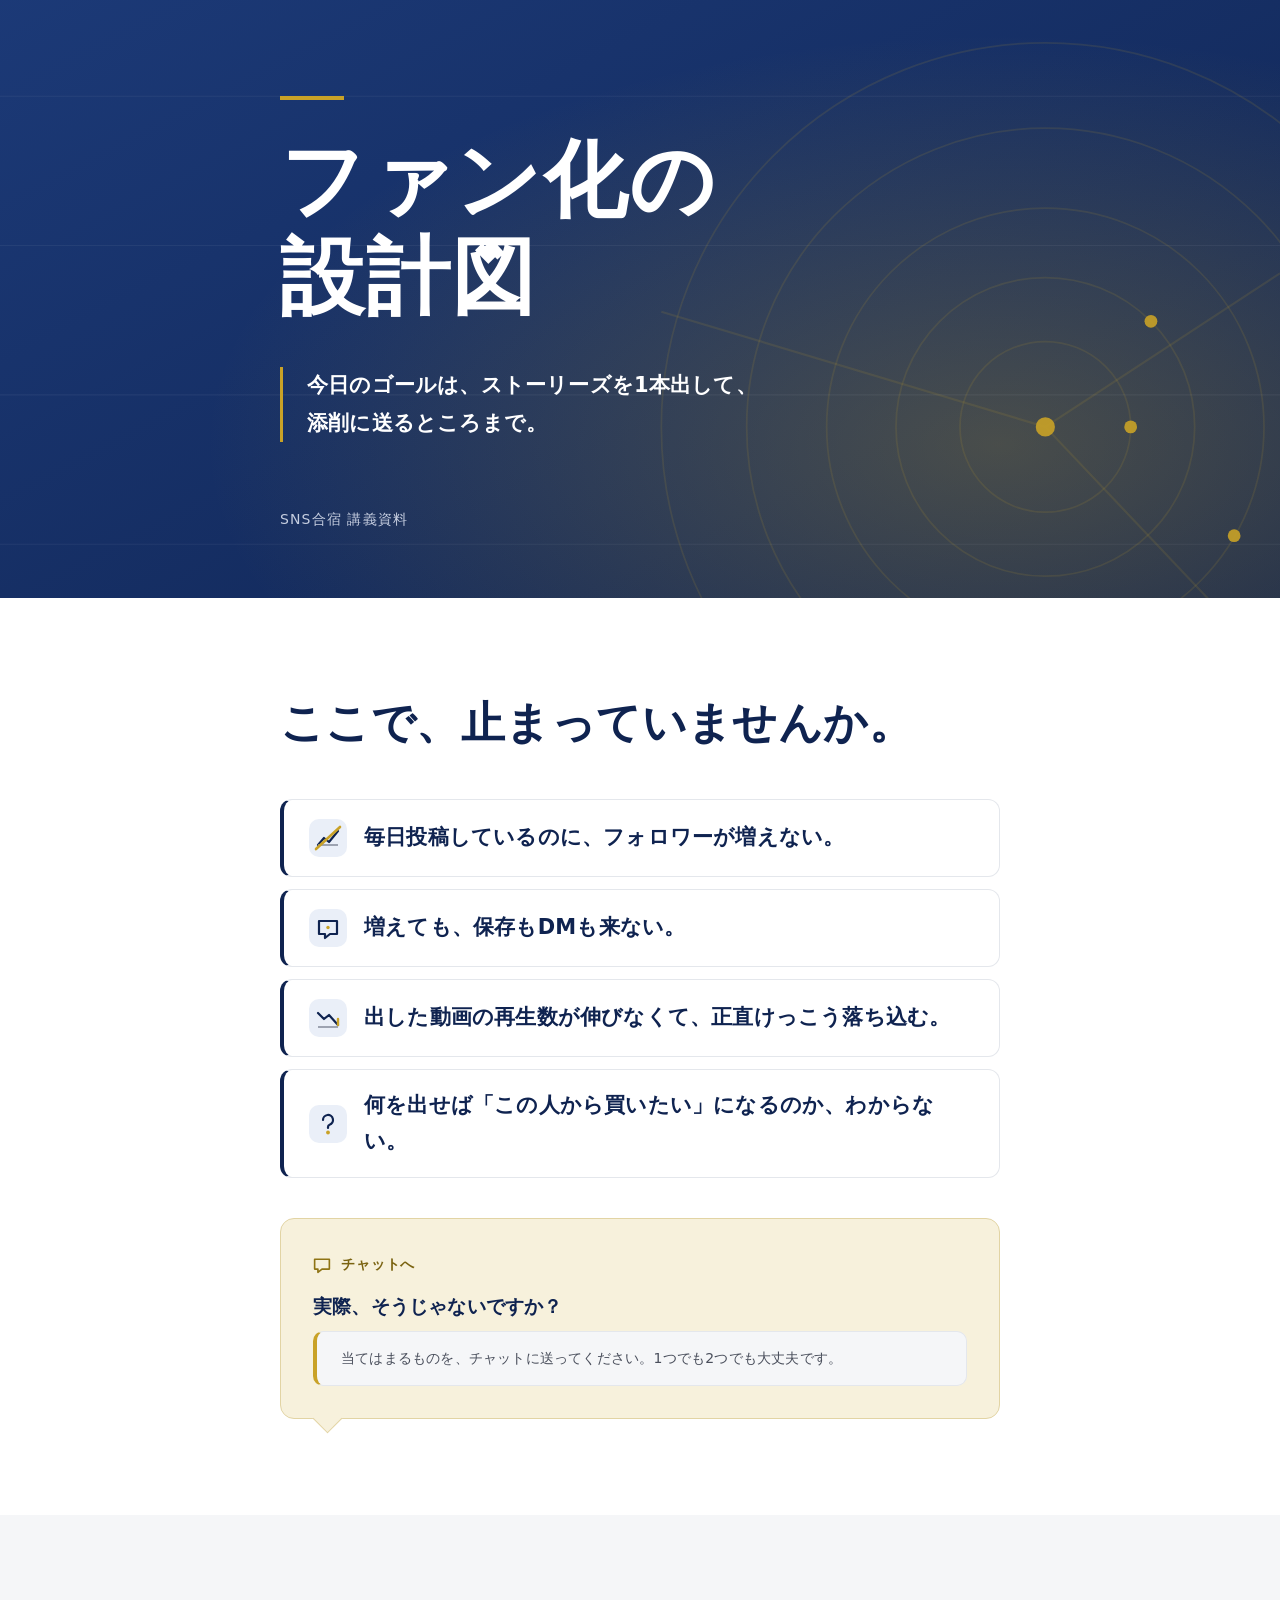
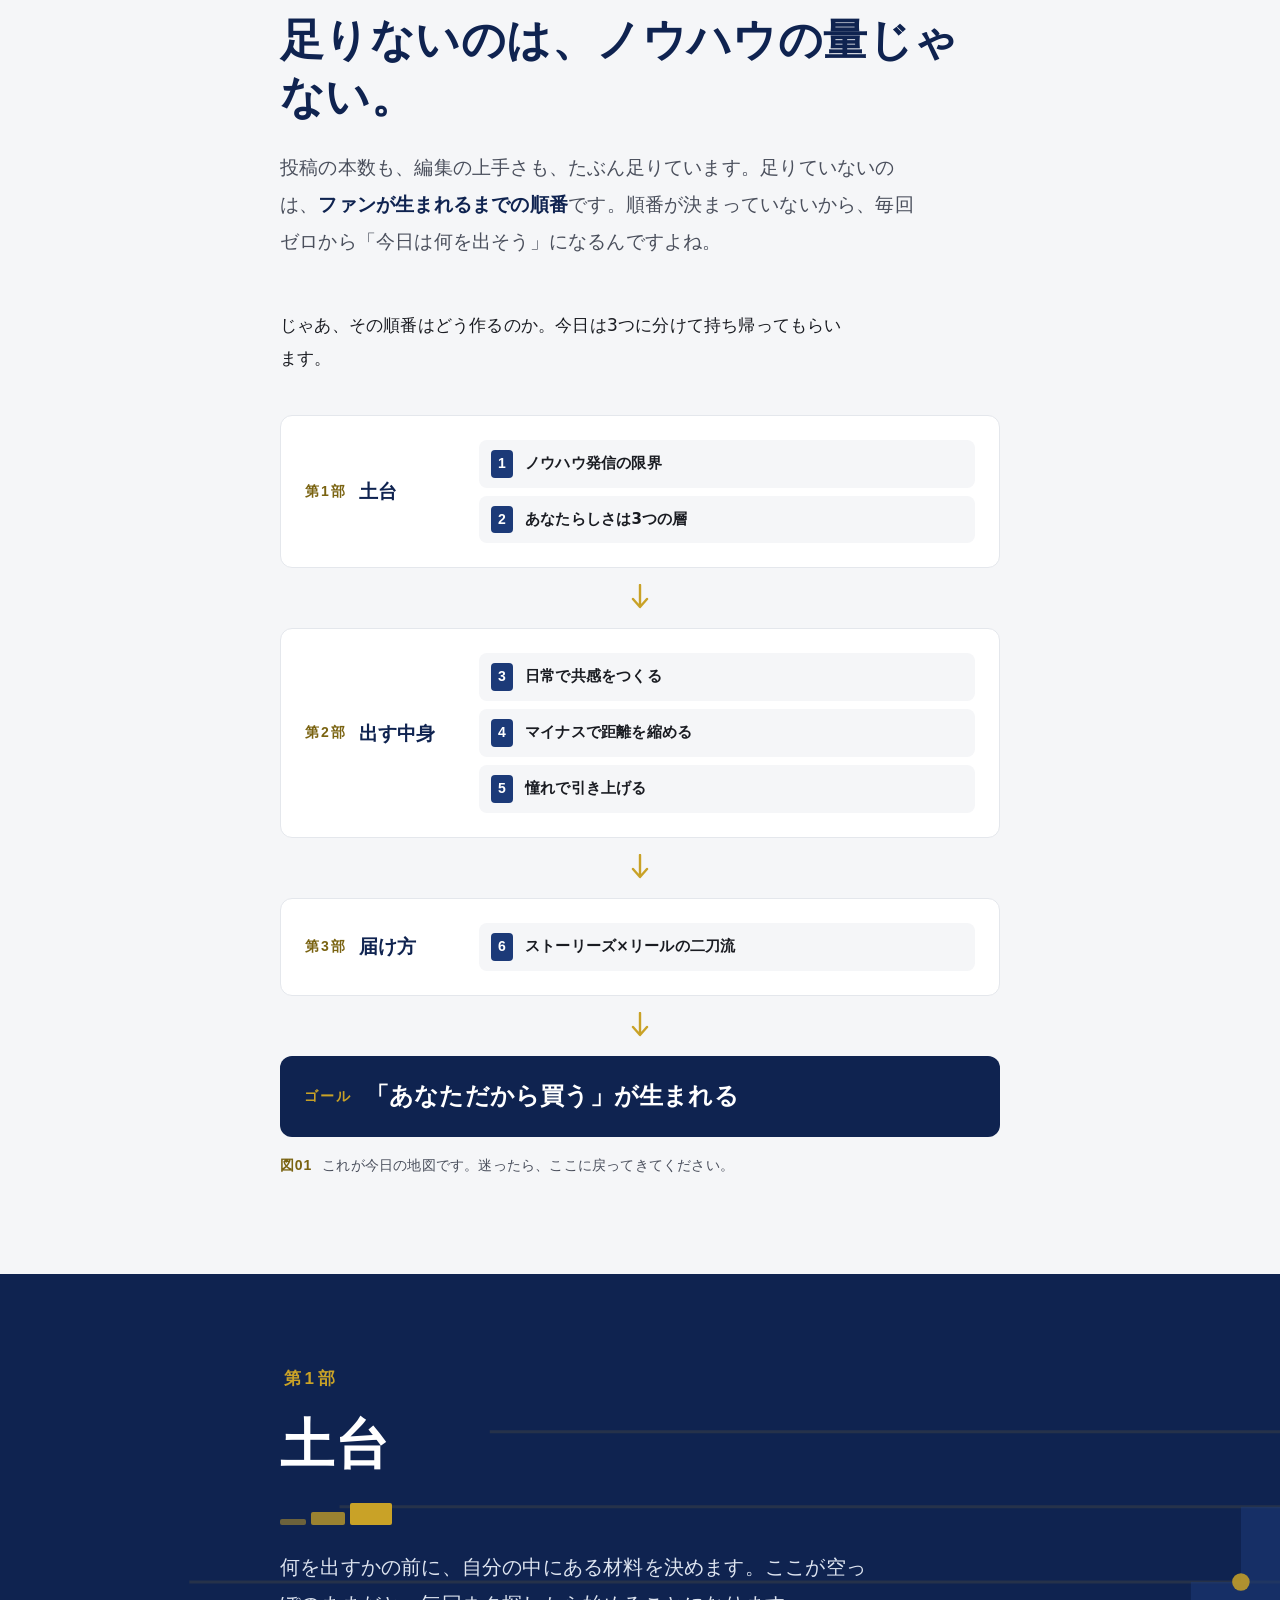
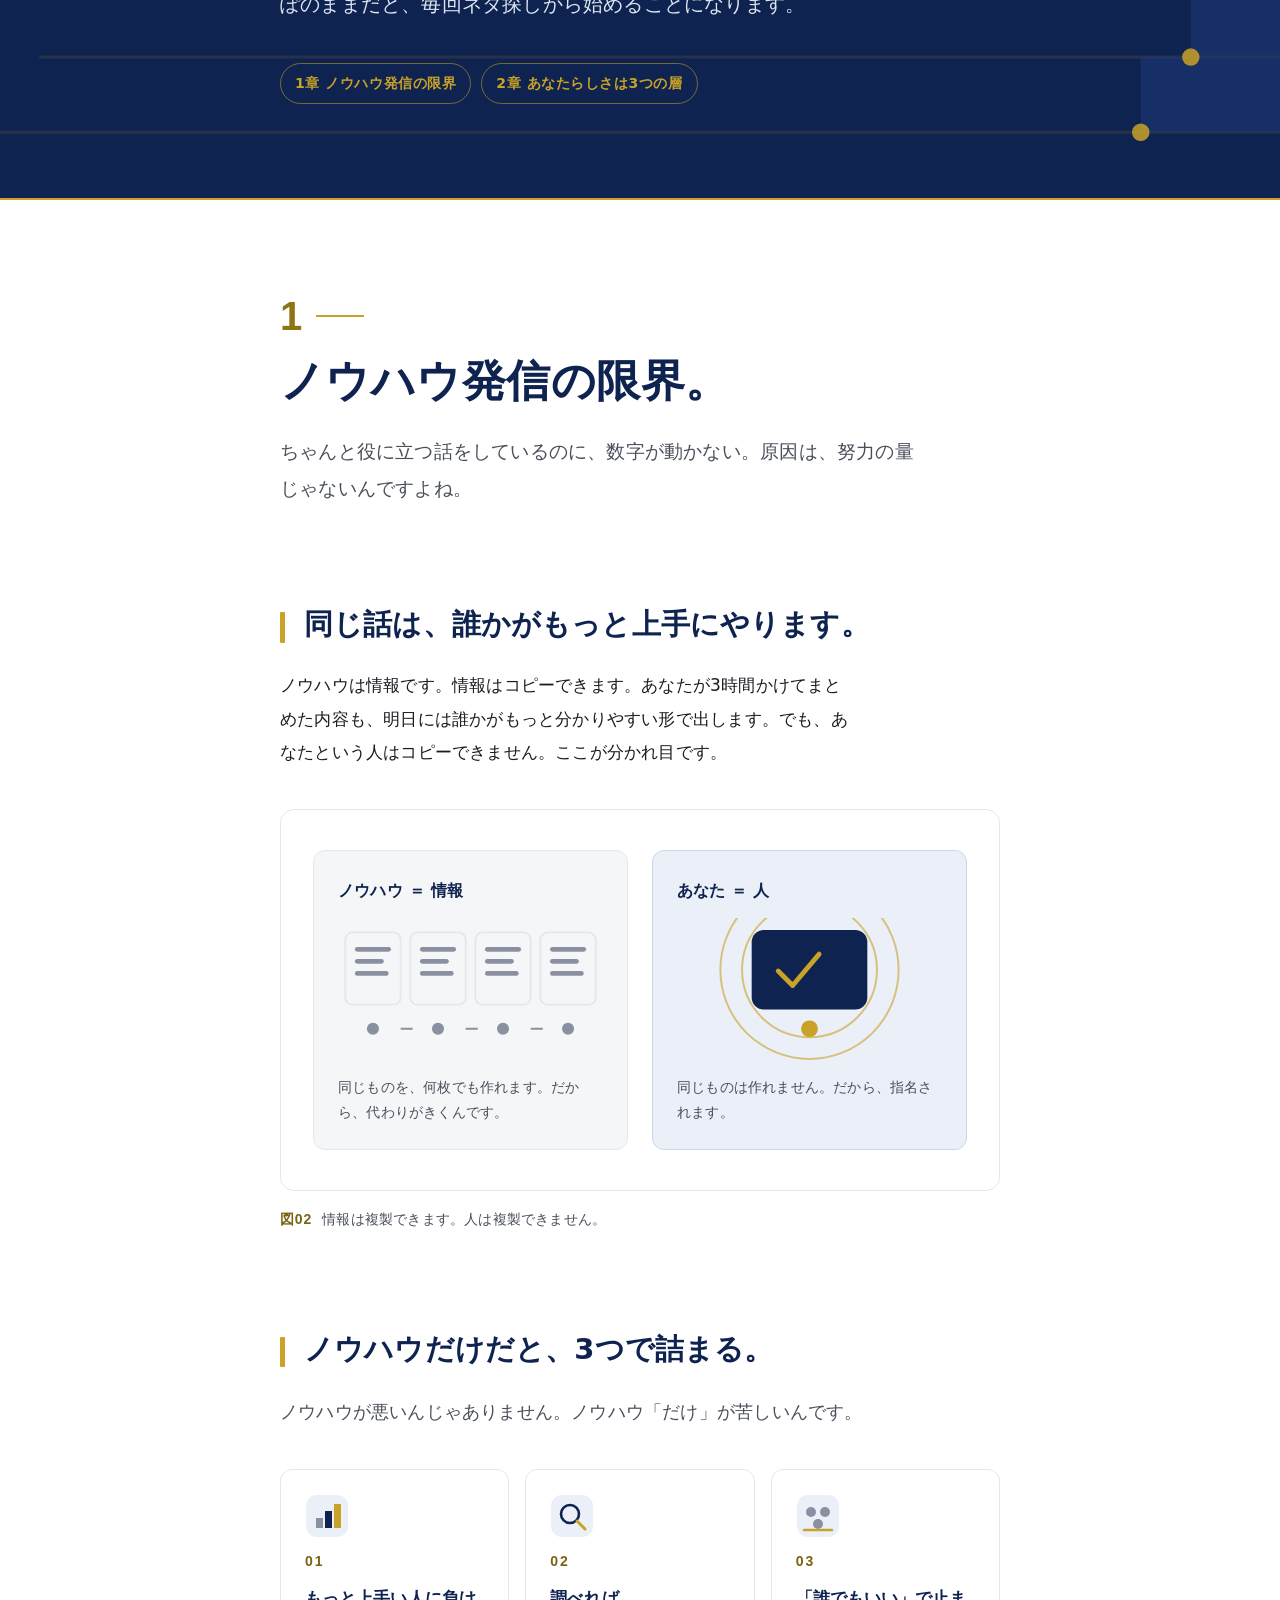
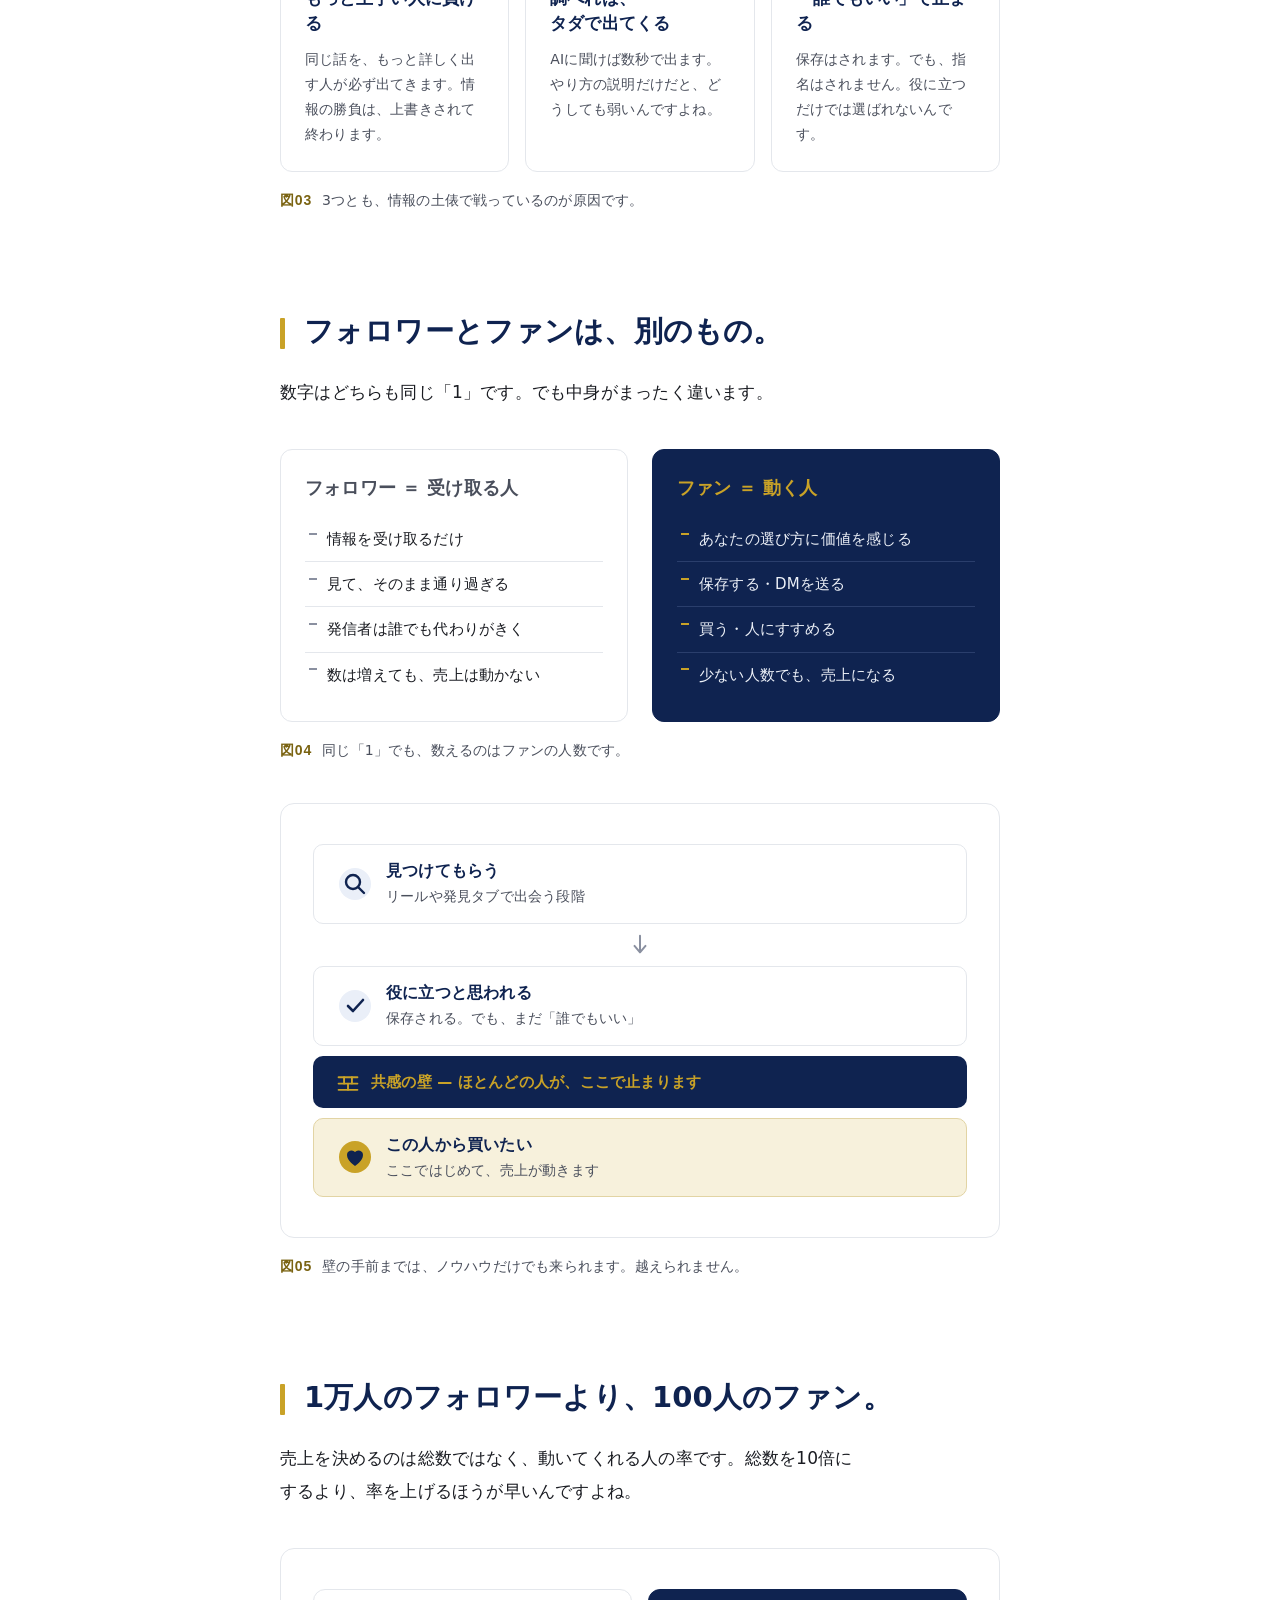
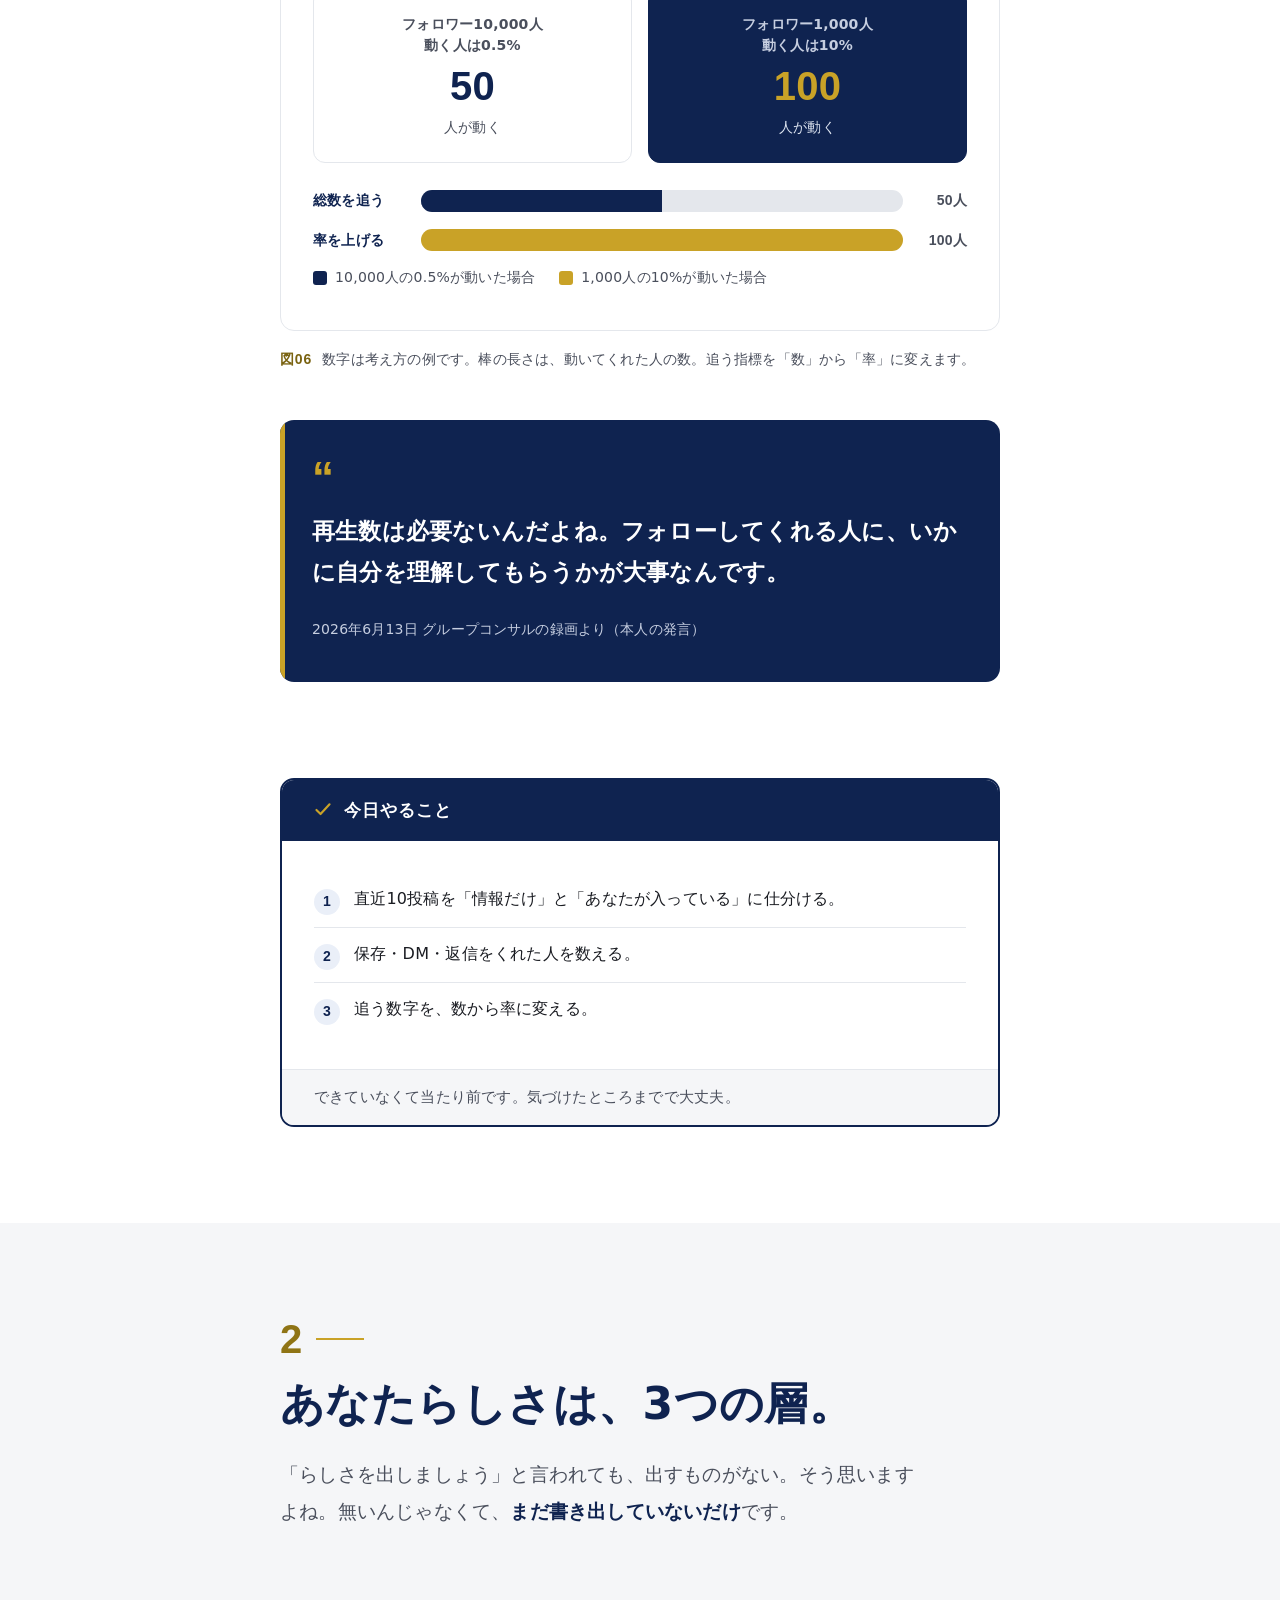
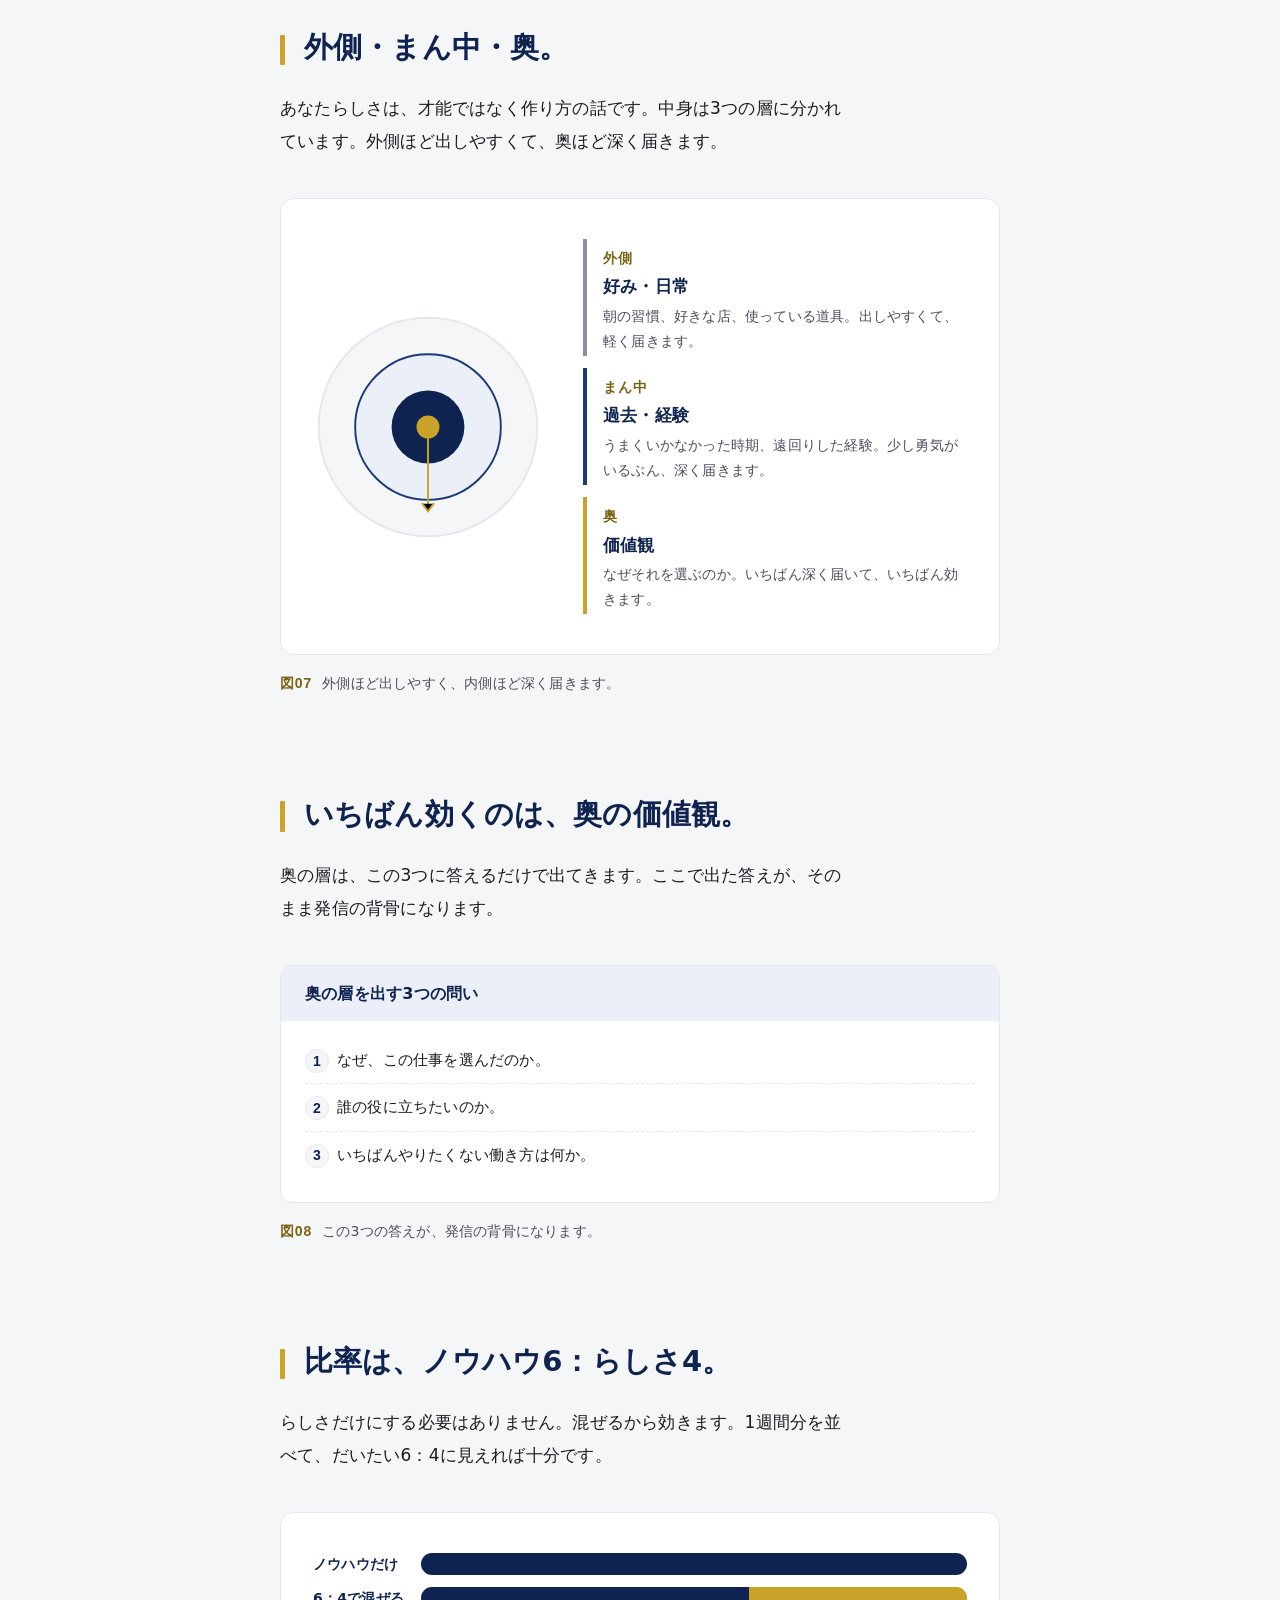
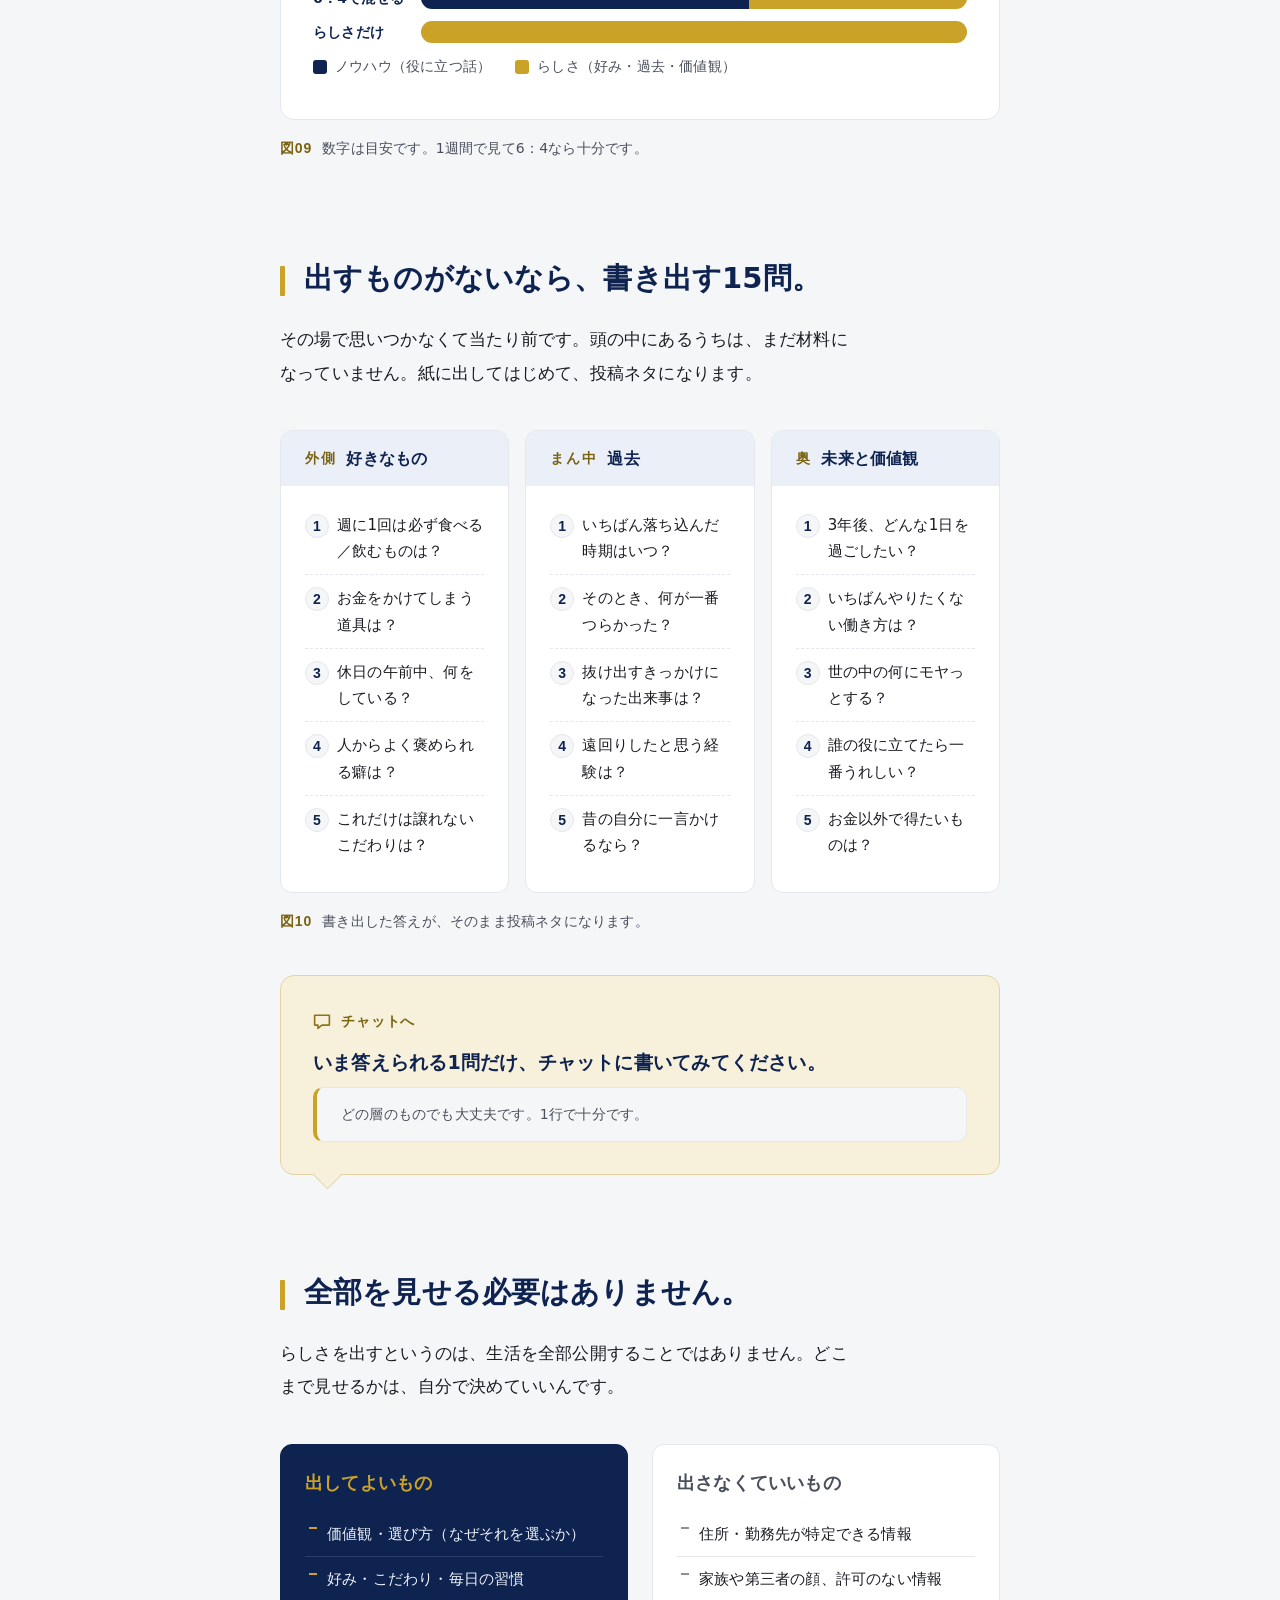
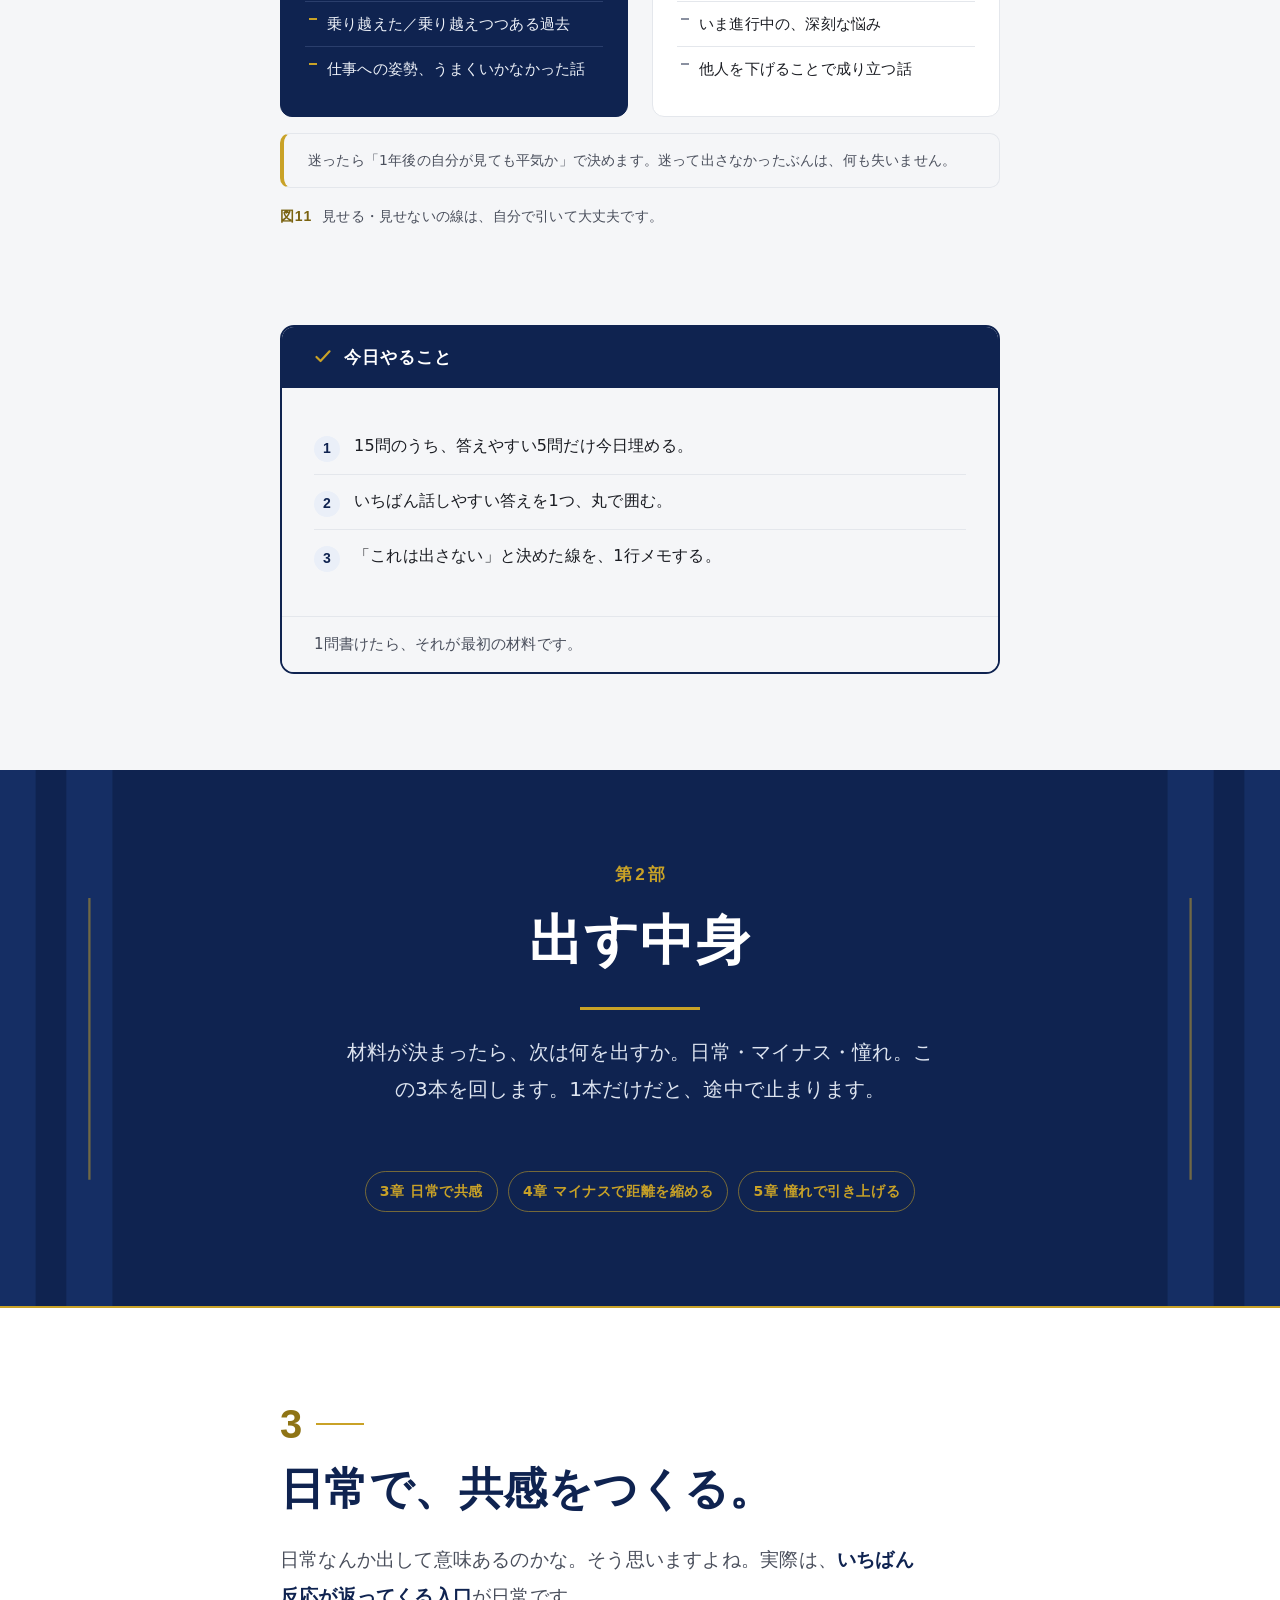
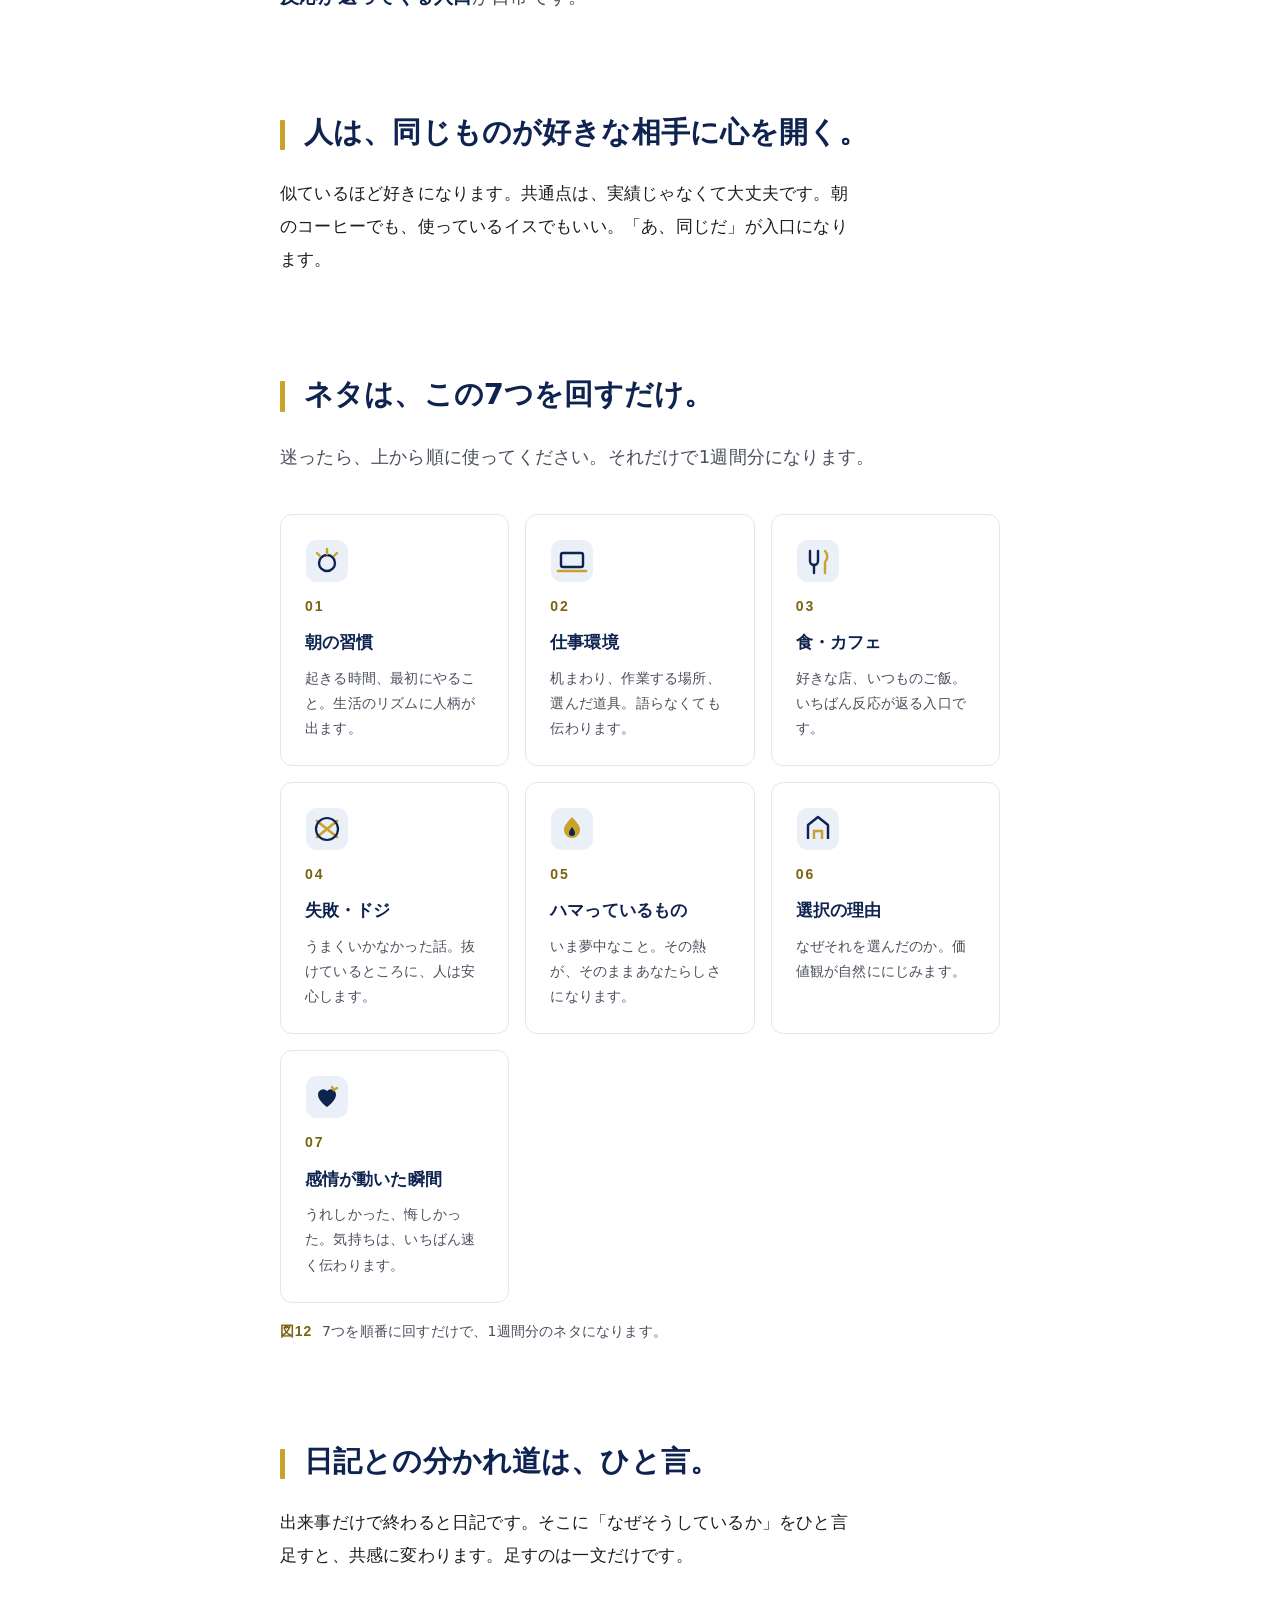
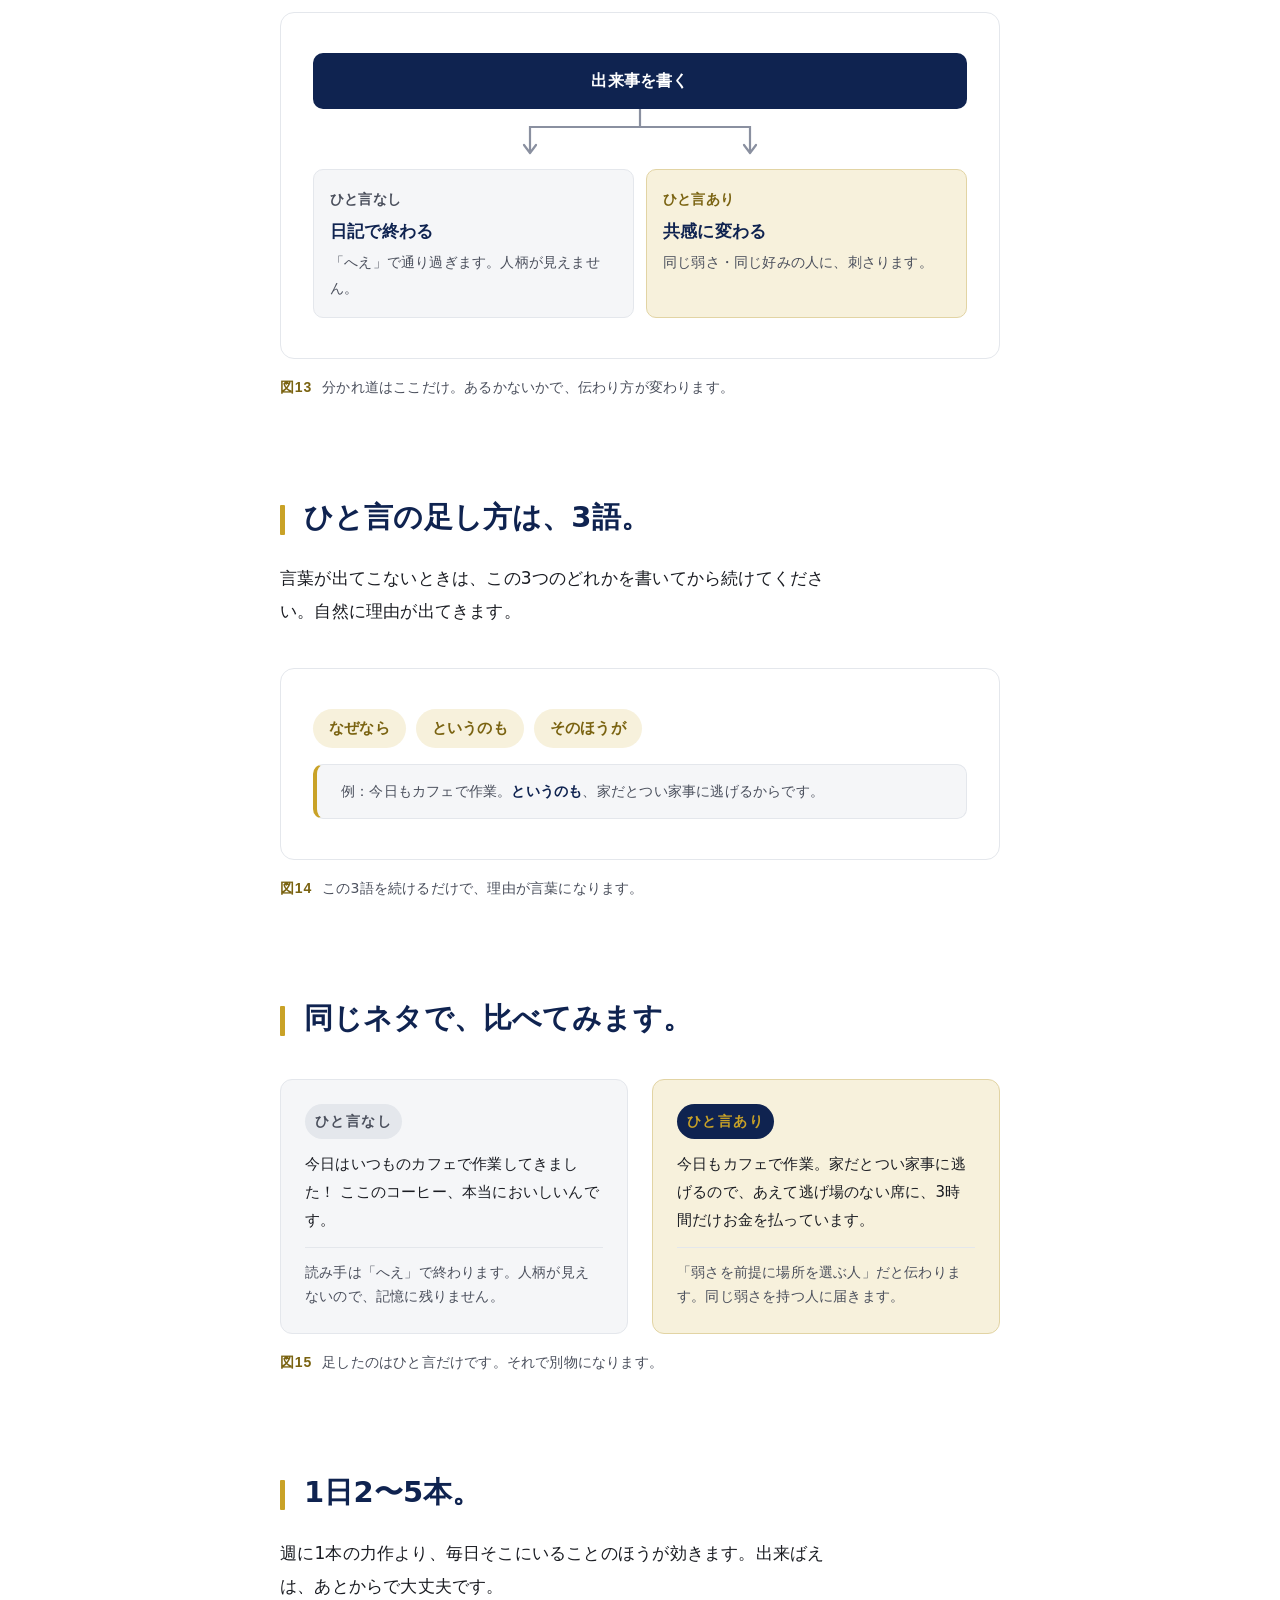
<file: yomimono/index.html>
<!DOCTYPE html>
<html lang="ja">
<head>
<meta charset="UTF-8">
<meta name="viewport" content="width=device-width, initial-scale=1">
<title>ファン化の設計図</title>
<meta name="description" content="SNS合宿の講義資料。ファンが生まれるまでの順番を、土台・出す中身・届け方の3つに分けてまとめた設計図です。">
<meta name="theme-color" content="#0F2350">
<style>
/* ==========================================================================
   ファン化の設計図 v4 — デザインシステム
   配色: 無彩色 + 紺(#0F2350系) + 金(#C9A227系) の2色のみ
   デザイン4原則: 近接(8pxグリッド) / 整列(単一左端 760px) / 反復(共通部品) / 対比(明暗と大小)
   ========================================================================== */
:root{
  /* 無彩色 */
  --paper:#FFFFFF;
  --ink:#1A1C22;
  --gray-050:#F5F6F8;
  --gray-200:#E4E7EC;
  --gray-500:#8A90A0;
  --gray-700:#4A4F5C;
  /* 紺 */
  --navy-900:#0F2350;
  --navy-800:#132A5C;    /* 紺地の上に置くカードの面 */
  --navy-700:#1C3A78;
  --navy-600:#2A3E6C;    /* 紺地の上の罫線 */
  --navy-200:#C9D6EE;    /* 薄い紺の枠線 */
  --navy-150:#C6CEE0;    /* 紺地の上の弱い文字 */
  --navy-100:#DDE4F0;    /* 紺地の上の本文 */
  --navy-075:#EDF1F8;    /* 紺地の上の本文(明) */
  --navy-050:#EAEFF8;
  /* 金 */
  --gold:#C9A227;
  --gold-deep:#8F7415;   /* 白地上の大きめの金文字 */
  --gold-ink:#7A6311;    /* 同系のさらに暗い金。薄地(gray-050/gold-050)上の小さい金文字をAAにするため */
  --gold-200:#E2D4A4;    /* 金の薄い枠線 */
  --gold-050:#F7F1DC;
  /* 8pxグリッドの空白システム */
  --s1:8px; --s2:16px; --s3:24px; --s4:32px; --s5:40px; --s6:48px; --s8:64px; --s12:96px;
  /* 書体 */
  --sans:"Hiragino Sans","Hiragino Kaku Gothic ProN","Yu Gothic Medium","Yu Gothic","Meiryo",system-ui,-apple-system,sans-serif;
  --num:"Avenir Next","Helvetica Neue",Arial,"Hiragino Sans",sans-serif;
  /* 本文列 */
  --col:760px;
  --pad:20px;
}
*{box-sizing:border-box}
html{-webkit-text-size-adjust:100%;scroll-behavior:smooth}
body{
  margin:0;background:var(--paper);color:var(--ink);
  font-family:var(--sans);font-size:17px;line-height:1.95;
  letter-spacing:.012em;font-feature-settings:"palt" 1;
  -webkit-font-smoothing:antialiased;
}
svg{display:block;max-width:100%}
p{margin:0 0 1.15em}
p:last-child{margin-bottom:0}
strong{font-weight:700;color:var(--navy-900)}
ul,ol{margin:0;padding:0;list-style:none}
h1,h2,h3,h4{margin:0;font-weight:800;line-height:1.35;letter-spacing:.005em}

/* ---------- 整列: 本文は1本の左端にそろえる ---------- */
.wrap{max-width:var(--col);margin:0 auto;padding:0 var(--pad)}
section{scroll-margin-top:24px}

/* ---------- 進捗バー(装飾のみ) ---------- */
#bar{position:fixed;inset:0 auto auto 0;height:3px;width:0;background:var(--gold);z-index:99}
@media print{#bar{display:none}}

/* ==========================================================================
   表紙
   ========================================================================== */
.hero{
  position:relative;background:var(--navy-900);color:#fff;overflow:hidden;
  padding:var(--s12) 0 var(--s8);
}
.hero-art{position:absolute;inset:0;pointer-events:none}
.hero-art svg{width:100%;height:100%}
.hero-in{position:relative}
.hero-rule{width:64px;height:4px;background:var(--gold);margin-bottom:var(--s4)}
.hero h1{
  font-size:clamp(40px,10.5vw,84px);line-height:1.16;letter-spacing:.02em;
  font-weight:800;margin-bottom:var(--s5);
}
.hero h1 .k{color:var(--gold)}
.hero-goal{
  font-size:clamp(16px,4.1vw,21px);line-height:1.8;color:#fff;
  border-left:3px solid var(--gold);padding-left:var(--s3);max-width:34em;
  margin:0;font-weight:600;
}
.hero-meta{margin-top:var(--s8);font-size:14px;color:var(--navy-150);letter-spacing:.08em}

/* ==========================================================================
   セクション枠と見出し
   ========================================================================== */
.sec{padding:var(--s12) 0}
.sec-gray{background:var(--gray-050)}

/* 章タイトル */
.chead{margin-bottom:var(--s6)}
.chead h2{
  font-size:clamp(28px,7.2vw,44px);line-height:1.3;color:var(--navy-900);
  letter-spacing:.01em;
}
.chead .lede{
  margin-top:var(--s3);font-size:clamp(16px,4.2vw,19px);line-height:1.95;
  color:var(--gray-700);max-width:34em;
}
.chead .lede em{font-style:normal;color:var(--navy-900);font-weight:700}

/* 中見出し */
h3.h{
  font-size:clamp(21px,5.4vw,29px);line-height:1.45;color:var(--navy-900);
  margin:var(--s12) 0 var(--s3);position:relative;padding-left:var(--s3);
}
h3.h::before{
  content:"";position:absolute;left:0;top:.3em;width:5px;height:1.05em;
  background:var(--gold);border-radius:1px;
}
h3.h:first-child{margin-top:0}
.sub{font-size:clamp(16px,4.2vw,18px);color:var(--gray-700);margin-bottom:var(--s4);max-width:34em}

/* 本文 */
.body{font-size:17px;line-height:1.95;color:var(--ink);max-width:34em}
.body + .body{margin-top:var(--s2)}

/* ==========================================================================
   反復して使う共通部品
   ========================================================================== */
/* --- 図 --- */
figure{margin:var(--s5) 0 0}
figure + h3.h{margin-top:var(--s12)}
.figbox{
  background:var(--paper);border:1px solid var(--gray-200);border-radius:14px;
  padding:var(--s5) var(--s4);
}
.sec-gray .figbox{background:var(--paper)}
.figbox.plain{border:0;padding:0;background:none}
figcaption{
  margin-top:var(--s2);font-size:14px;line-height:1.8;color:var(--gray-700);
  display:flex;gap:10px;align-items:flex-start;
}
figcaption .fn{
  flex:none;font-family:var(--num);font-size:14px;font-weight:700;color:var(--gold-ink);
  letter-spacing:.06em;
}

/* --- 本人の言葉(引用) --- */
.quote{
  margin:var(--s6) 0 0;background:var(--navy-900);color:#fff;border-radius:14px;
  padding:var(--s5) var(--s4);position:relative;overflow:hidden;
}
.quote::before{
  content:"";position:absolute;left:0;top:0;bottom:0;width:5px;background:var(--gold);
}
.quote .mark{
  font-family:var(--num);font-size:44px;line-height:.8;color:var(--gold);
  font-weight:700;margin-bottom:var(--s2);
}
.quote p{
  font-size:clamp(17px,4.6vw,23px);line-height:1.8;font-weight:700;margin:0 0 var(--s3);
  letter-spacing:.01em;
}
.quote .src{font-size:14px;line-height:1.7;color:var(--navy-150);font-weight:400;margin:0}

/* --- 吹き出し(チャット・記入への合図) --- */
.bubble{
  position:relative;margin:var(--s5) 0 0;background:var(--gold-050);
  border:1px solid var(--gold-200);border-radius:14px;padding:var(--s4);
}
.bubble::after{
  content:"";position:absolute;left:36px;bottom:-11px;width:20px;height:20px;
  background:var(--gold-050);border-right:1px solid var(--gold-200);border-bottom:1px solid var(--gold-200);
  transform:rotate(45deg);
}
.bubble .bl{
  display:flex;gap:10px;align-items:center;font-size:14px;font-weight:700;
  color:var(--gold-ink);letter-spacing:.06em;margin-bottom:10px;
}
.bubble .bl svg{flex:none}
.bubble p{font-size:clamp(16px,4.3vw,19px);line-height:1.8;font-weight:700;color:var(--navy-900);margin:0}
.bubble .note{margin-top:8px;font-size:14px;font-weight:400;color:var(--gray-700)}

/* --- 今日やること --- */
.todo{
  margin:var(--s12) 0 0;border:2px solid var(--navy-900);border-radius:14px;overflow:hidden;
}
.todo-h{
  background:var(--navy-900);color:#fff;padding:14px var(--s4);
  font-size:17px;font-weight:800;letter-spacing:.06em;display:flex;align-items:center;gap:12px;
}
.todo-h svg{flex:none}
.todo-b{padding:var(--s4)}
.todo-b li{
  display:flex;gap:14px;padding:12px 0;border-bottom:1px solid var(--gray-200);
  font-size:16px;line-height:1.8;
}
.todo-b li:last-of-type{border-bottom:0}
.todo-b li .n{
  flex:none;width:26px;height:26px;border-radius:50%;background:var(--navy-050);
  color:var(--navy-900);font-family:var(--num);font-size:14px;font-weight:700;
  display:flex;align-items:center;justify-content:center;margin-top:4px;
}
.todo-f{
  background:var(--gray-050);padding:14px var(--s4);font-size:15px;line-height:1.8;
  color:var(--gray-700);border-top:1px solid var(--gray-200);
}

/* --- カード列 --- */
.cards{display:grid;gap:var(--s2);margin:0}
.cards.c3{grid-template-columns:1fr}
.cards.c4{grid-template-columns:1fr 1fr}
@media(min-width:720px){
  .cards.c3{grid-template-columns:repeat(3,1fr)}
  .cards.c4{grid-template-columns:repeat(4,1fr)}
}
.card{
  background:var(--paper);border:1px solid var(--gray-200);border-radius:12px;
  padding:var(--s3);display:flex;flex-direction:column;gap:10px;
}
.card .ic{width:44px;height:44px}
.card .cn{
  font-family:var(--num);font-size:14px;font-weight:700;letter-spacing:.14em;color:var(--gold-ink);
}
.card h4{font-size:17px;line-height:1.5;color:var(--navy-900)}
.card p{font-size:14px;line-height:1.8;color:var(--gray-700);margin:0}

/* --- 2列対比 --- */
.vs{display:grid;gap:var(--s2);grid-template-columns:1fr}
@media(min-width:720px){.vs{grid-template-columns:1fr 1fr;gap:var(--s3)}}
.vs-col{border-radius:12px;padding:var(--s3);border:1px solid var(--gray-200);background:var(--paper)}
.vs-col.dark{background:var(--navy-900);border-color:var(--navy-900);color:#fff}
.vs-col .vh{font-size:18px;font-weight:800;margin-bottom:var(--s2);line-height:1.5}
.vs-col.dark .vh{color:var(--gold)}
.vs-col.light .vh{color:var(--gray-700)}
.vs-col li{
  font-size:15px;line-height:1.75;padding:9px 0 9px 22px;position:relative;
  border-bottom:1px solid var(--gray-200);
}
.vs-col.dark li{border-bottom-color:var(--navy-600);color:var(--navy-075)}
.vs-col li:last-child{border-bottom:0}
.vs-col li::before{
  content:"";position:absolute;left:4px;top:1.05em;width:8px;height:2px;background:var(--gray-500);
}
.vs-col.dark li::before{background:var(--gold)}

/* --- 表 --- */
.tbl{width:100%;border-collapse:collapse;font-size:15px}
.tbl th,.tbl td{border:1px solid var(--gray-200);padding:10px 12px;text-align:left;line-height:1.7;vertical-align:top}
.tbl thead th{background:var(--navy-900);color:#fff;font-size:14px;font-weight:700;letter-spacing:.05em}
.tbl tbody th{background:var(--gray-050);color:var(--navy-900);font-weight:700;white-space:nowrap}

/* --- 質問リスト --- */
.qlist{border:1px solid var(--gray-200);border-radius:12px;overflow:hidden;background:var(--paper)}
.qlist-h{
  background:var(--navy-050);color:var(--navy-900);padding:12px var(--s3);
  font-size:16px;font-weight:800;display:flex;gap:10px;align-items:center;
}
.qlist-h .qn{
  font-family:var(--num);font-size:14px;color:var(--gold-ink);letter-spacing:.12em;font-weight:700;
}
.qlist ol{padding:var(--s2) var(--s3) var(--s3);counter-reset:q}
.qlist li{
  counter-increment:q;position:relative;padding:10px 0 10px 32px;font-size:15px;line-height:1.75;
  border-bottom:1px dashed var(--gray-200);
}
.qlist li:last-child{border-bottom:0}
.qlist li::before{
  content:counter(q);position:absolute;left:0;top:12px;width:22px;height:22px;border-radius:50%;
  background:var(--gray-050);border:1px solid var(--gray-200);color:var(--navy-900);
  font-family:var(--num);font-size:14px;font-weight:700;display:flex;align-items:center;justify-content:center;
}

/* --- Before / After 比較 --- */
.ba{display:grid;gap:var(--s2);grid-template-columns:1fr}
@media(min-width:720px){.ba{grid-template-columns:1fr 1fr;gap:var(--s3)}}
.ba-c{border-radius:12px;padding:var(--s3);border:1px solid var(--gray-200)}
.ba-c.ng{background:var(--gray-050)}
.ba-c.ok{background:var(--gold-050);border-color:var(--gold-200)}
.ba-c .tag{
  display:inline-flex;align-items:center;gap:8px;font-size:14px;font-weight:700;letter-spacing:.1em;
  padding:4px 10px;border-radius:999px;margin-bottom:12px;
}
.ba-c.ng .tag{background:var(--gray-200);color:var(--gray-700)}
.ba-c.ok .tag{background:var(--navy-900);color:var(--gold)}
.ba-c .txt{font-size:15px;line-height:1.85;color:var(--ink);margin:0 0 12px}
.ba-c .why{font-size:14px;line-height:1.75;color:var(--gray-700);margin:0;padding-top:12px;border-top:1px solid var(--gray-200)}

/* --- 手順(STEP) --- */
.step{margin:var(--s6) 0 0;border-left:3px solid var(--navy-050);padding-left:var(--s3)}
.step-h{display:flex;align-items:baseline;gap:12px;flex-wrap:wrap;margin-bottom:var(--s2)}
.step-h .sn{
  font-family:var(--num);font-size:14px;font-weight:700;letter-spacing:.14em;color:var(--paper);
  background:var(--navy-900);padding:4px 10px;border-radius:4px;
}
.step-h h4{font-size:clamp(18px,4.8vw,22px);color:var(--navy-900);line-height:1.45}
.step-h .min{font-size:14px;font-weight:700;color:var(--gold-ink);font-family:var(--num)}

/* --- 注意書き --- */
.note{
  margin:var(--s4) 0 0;font-size:14px;line-height:1.8;color:var(--gray-700);
  background:var(--gray-050);border:1px solid var(--gray-200);border-left:4px solid var(--gold);
  border-radius:10px;padding:14px var(--s3);
}

/* ==========================================================================
   部の扉 — 共通シグナル(紺地 + 金の番号 + 上下の金ヘアライン)、意匠は3つとも別
   ========================================================================== */
.door{position:relative;background:var(--navy-900);color:#fff;overflow:hidden;padding:var(--s12) 0}
.door::before,.door::after{content:"";position:absolute;left:0;right:0;height:2px;background:var(--gold)}
.door::before{top:0}
.door::after{bottom:0}
.door-art{position:absolute;inset:0;pointer-events:none}
.door-art svg{width:100%;height:100%}
.door-in{position:relative}
/* 番号の扱いは3枚とも同じ = 金の小ラベル「第N部」(装飾数字は使わない) */
.door .dnum{
  font-family:var(--num);font-weight:700;color:var(--gold);line-height:1;
  font-size:clamp(15px,4vw,17px);letter-spacing:.22em;padding-left:.22em;margin-bottom:var(--s3);
}
.door h2{font-size:clamp(32px,8.4vw,54px);line-height:1.25;letter-spacing:.02em}
.door .dsub{margin-top:var(--s3);font-size:clamp(16px,4.2vw,20px);line-height:1.85;color:var(--navy-100);max-width:30em}
.door .dch{
  margin-top:var(--s5);display:flex;flex-wrap:wrap;gap:10px;
}
.door .dch span{
  font-size:14px;font-weight:700;letter-spacing:.04em;color:var(--gold);
  border:1px solid rgba(201,162,39,.55);border-radius:999px;padding:6px 14px;
}
/* 扉A: 左ぞろえ(本文列の左端にそろえる)・見出しの下に段差のライン */
.door-a .door-in{display:block}
.door-a .dsteps{display:flex;gap:5px;align-items:flex-end;margin-top:var(--s3);height:22px}
.door-a .dsteps i{display:block;background:var(--gold);border-radius:2px}
.door-a .dsteps i:nth-child(1){width:26px;height:6px;opacity:.5}
.door-a .dsteps i:nth-child(2){width:34px;height:13px;opacity:.75}
.door-a .dsteps i:nth-child(3){width:42px;height:22px}
/* 扉B: 中央ぞろえ・下に金帯 */
.door-b{text-align:center}
.door-b .door-in{display:flex;flex-direction:column;align-items:center}
.door-b .dbar{width:120px;height:3px;background:var(--gold);margin:var(--s4) auto 0}
.door-b .dsub{margin-left:auto;margin-right:auto}
.door-b .dch{justify-content:center}
/* 扉C: 左に金の縦ルールを立てる */
.door-c .door-in{position:relative}
.door-c .dblock{border-left:4px solid var(--gold);padding-left:22px}

/* ==========================================================================
   全体地図
   ========================================================================== */
.map{display:grid;gap:var(--s2)}
.map-row{
  display:grid;gap:12px;grid-template-columns:1fr;
  border:1px solid var(--gray-200);border-radius:12px;padding:var(--s3);background:var(--paper);
}
@media(min-width:720px){.map-row{grid-template-columns:150px 1fr;align-items:center;gap:var(--s3)}}
.map-row .mp{display:flex;align-items:center;gap:12px}
.map-row .mpn{
  font-family:var(--num);font-size:14px;font-weight:700;letter-spacing:.14em;color:var(--gold-ink);
}
.map-row .mpt{font-size:19px;font-weight:800;color:var(--navy-900);line-height:1.4}
.map-ch{display:grid;gap:8px}
.map-ch li{
  display:flex;gap:12px;align-items:baseline;font-size:15px;line-height:1.7;color:var(--gray-700);
  background:var(--gray-050);border-radius:8px;padding:10px 12px;
}
.map-ch li b{
  flex:none;font-family:var(--num);font-size:14px;color:var(--paper);background:var(--navy-700);
  border-radius:4px;padding:2px 7px;font-weight:700;
}
.map-ch li span{color:var(--ink);font-weight:700}
.map-out{
  background:var(--navy-900);color:#fff;border-radius:12px;padding:var(--s3);
  display:flex;flex-wrap:wrap;align-items:center;gap:12px;
}
.map-out .mo1{font-size:14px;font-family:var(--num);letter-spacing:.16em;color:var(--gold);font-weight:700}
.map-out .mo2{font-size:clamp(18px,4.8vw,24px);font-weight:800;line-height:1.4}

/* ==========================================================================
   まとめ
   ========================================================================== */
.close{background:var(--navy-900);color:#fff;padding:var(--s12) 0}
.close h2{font-size:clamp(28px,7.4vw,44px);line-height:1.3;margin-bottom:var(--s6)}
.close h2 .k{color:var(--gold)}
.three{display:grid;gap:var(--s2);grid-template-columns:1fr}
@media(min-width:720px){.three{grid-template-columns:repeat(3,1fr);gap:var(--s3)}}
.three-c{border:1px solid var(--navy-600);border-radius:12px;padding:var(--s3);background:var(--navy-800)}
.three-c .tn{font-family:var(--num);font-size:30px;font-weight:700;color:var(--gold);line-height:1;margin-bottom:12px}
.three-c h4{font-size:19px;color:#fff;margin-bottom:10px;line-height:1.45}
.three-c p{font-size:14px;line-height:1.8;color:var(--navy-100);margin:0}
.close h3{
  font-size:clamp(21px,5.4vw,28px);color:#fff;margin:var(--s12) 0 var(--s3);
  padding-left:var(--s3);position:relative;
}
.close h3::before{content:"";position:absolute;left:0;top:.3em;width:5px;height:1.05em;background:var(--gold);border-radius:1px}
.act{display:grid;gap:12px}
.act li{
  display:flex;gap:14px;align-items:flex-start;background:var(--navy-800);border:1px solid var(--navy-600);
  border-radius:10px;padding:14px var(--s3);font-size:16px;line-height:1.8;color:var(--navy-075);
}
.act li .n{
  flex:none;width:28px;height:28px;border-radius:50%;background:var(--gold);color:var(--navy-900);
  font-family:var(--num);font-size:14px;font-weight:700;display:flex;align-items:center;justify-content:center;
}
.first{
  margin-top:var(--s5);background:var(--gold);color:var(--navy-900);border-radius:14px;padding:var(--s5) var(--s4);
}
.first .fl{font-size:14px;font-weight:800;letter-spacing:.14em;font-family:var(--num);margin-bottom:12px}
.first p{font-size:clamp(20px,5.4vw,28px);font-weight:800;line-height:1.55;margin:0}
.first .fn2{margin-top:14px;font-size:15px;font-weight:600;line-height:1.8}
.foot{background:var(--gray-050);padding:var(--s6) 0;border-top:1px solid var(--gray-200)}
.foot p{font-size:14px;line-height:1.8;color:var(--gray-700);margin:0 0 6px}
.foot .ft{font-size:16px;font-weight:800;color:var(--navy-900);margin-bottom:10px}

/* ==========================================================================
   図の中で使う小さな部品
   ========================================================================== */
.rowlab{display:flex;flex-wrap:wrap;gap:8px var(--s3);margin-top:12px}
.rowlab span{font-size:14px;line-height:1.7;color:var(--gray-700);display:flex;align-items:center;gap:8px}
.rowlab i{width:14px;height:14px;border-radius:3px;display:block;flex:none}
.i-navy{background:var(--navy-900)}
.i-gold{background:var(--gold)}
/* 2つの円に直接つけるラベル(図19) */
.duo-lab{display:grid;grid-template-columns:1fr 1fr;gap:12px;margin-top:12px;text-align:center}
.duo-lab b{display:block;font-size:16px;color:var(--navy-900);line-height:1.5}
.duo-lab span{display:block;font-size:14px;color:var(--gray-700);line-height:1.7}
.chips{display:flex;flex-wrap:wrap;gap:10px}
.chips span{
  font-size:15px;font-weight:700;color:var(--navy-900);background:var(--navy-050);
  border-radius:999px;padding:8px 16px;line-height:1.5;
}
.chips span.g{background:var(--gold-050);color:var(--gold-ink)}
.bars{display:grid;gap:12px}
.bar-row{display:grid;grid-template-columns:96px 1fr;gap:12px;align-items:center}
.bar-row .bl{font-size:14px;font-weight:700;color:var(--navy-900);line-height:1.5}
.bar-track{background:var(--gray-200);border-radius:999px;height:22px;overflow:hidden;display:flex}
.bar-track i{display:block;height:100%}
.bar-v{font-size:14px;font-weight:700;color:var(--gray-700);font-family:var(--num);text-align:right}
.bars.v3 .bar-row{grid-template-columns:96px 1fr 52px}
.kpi{display:grid;gap:var(--s2);grid-template-columns:1fr 1fr}
.kpi-c{border:1px solid var(--gray-200);border-radius:12px;padding:var(--s3);text-align:center;background:var(--paper)}
.kpi-c.on{background:var(--navy-900);border-color:var(--navy-900)}
.kpi-c .kl{font-size:14px;font-weight:700;color:var(--gray-700);margin-bottom:8px;line-height:1.5}
.kpi-c.on .kl{color:var(--navy-150)}
.kpi-c .kv{font-family:var(--num);font-size:clamp(28px,8vw,40px);font-weight:700;color:var(--navy-900);line-height:1.1}
.kpi-c.on .kv{color:var(--gold)}
.kpi-c .ks{font-size:14px;color:var(--gray-700);margin-top:8px;line-height:1.6}
.kpi-c.on .ks{color:var(--navy-100)}
.stack{display:grid;gap:10px}
.stack-i{
  display:flex;gap:14px;align-items:center;border:1px solid var(--gray-200);border-radius:10px;
  padding:14px var(--s3);background:var(--paper);
}
.stack-i .si{flex:none;width:34px;height:34px}
.stack-i .st{display:block;font-size:16px;font-weight:700;color:var(--navy-900);line-height:1.5}
.stack-i .sd{display:block;font-size:14px;color:var(--gray-700);line-height:1.7;margin-top:2px}
/* 2文字だけ改行に取り残されるのを防ぐ(まとまりで折り返す) */
.nw{display:inline-block}
.i-navy2{background:var(--navy-700)}
.closing-p{color:var(--navy-100);margin-top:40px;max-width:32em}

/* ==========================================================================
   reveal(装飾のみ。JS無効・印刷・低モーション設定では必ず表示)
   ========================================================================== */
html.js .rv{opacity:0;transform:translateY(14px)}
html.js .rv.on{opacity:1;transform:none;transition:opacity .65s ease,transform .65s cubic-bezier(.2,.7,.3,1)}
html.qa .rv,html.qa .rv.on{opacity:1!important;transform:none!important;transition:none!important}
@media (prefers-reduced-motion:reduce){
  html{scroll-behavior:auto}
  html.js .rv{opacity:1!important;transform:none!important;transition:none!important}
}

/* ==========================================================================
   印刷
   ========================================================================== */
@media print{
  html.js .rv{opacity:1!important;transform:none!important}
  body{font-size:12pt}
  .hero,.door,.close,.quote,.vs-col.dark,.three-c,.act li,.map-out,.first{
    -webkit-print-color-adjust:exact;print-color-adjust:exact;
  }
  .sec{padding:24pt 0}
  .todo,figure,.quote,.bubble{break-inside:avoid}
  h3.h{break-after:avoid}
}

/* ==========================================================================
   小さい画面(375px)の調整
   ========================================================================== */
@media(max-width:479px){
  body{font-size:16px}
  :root{--pad:18px;--s12:64px;--s8:48px}
  .hero{padding:var(--s8) 0 var(--s6)}
  .kpi{grid-template-columns:1fr}
  .bar-row{grid-template-columns:92px 1fr}
  .bars.v3 .bar-row{grid-template-columns:78px 1fr 46px}
  .cards.c4{grid-template-columns:1fr}
  .figbox{padding:var(--s3) 18px}
  .quote{padding:var(--s4) var(--s3)}
  .todo-h,.todo-b,.todo-f{padding-left:18px;padding-right:18px}
}

/* ==========================================================================
   章ごとに器を変える図解部品（同じ器を続けて使わないための部品群）
   ========================================================================== */
/* --- 悩みの代弁 --- */
.pain{display:grid;gap:12px}
.pain li{
  display:flex;gap:16px;align-items:center;background:var(--paper);
  border:1px solid var(--gray-200);border-left:4px solid var(--navy-900);
  border-radius:12px;padding:18px var(--s3);
}
.pain .px{flex:none;display:block}
.pain p{font-size:clamp(17px,4.5vw,21px);line-height:1.7;font-weight:700;color:var(--navy-900);margin:0}

/* --- 下向き矢印 --- */
.arrowdown{display:flex;justify-content:center;align-items:center}

/* --- 章番号 --- */
.chead .cnum{display:flex;align-items:center;gap:14px;margin-bottom:var(--s2)}
.chead .cnum b{font-family:var(--num);font-size:clamp(30px,8vw,40px);font-weight:700;color:var(--gold-deep);line-height:1}
.chead .cnum i{display:block;width:48px;height:2px;background:var(--gold)}

/* --- 図02 複製の比較 --- */
.dup{display:grid;gap:var(--s2);grid-template-columns:1fr}
@media(min-width:720px){.dup{grid-template-columns:1fr 1fr;gap:var(--s3)}}
.dup-c{border:1px solid var(--gray-200);border-radius:12px;padding:var(--s3);background:var(--gray-050)}
.dup-c.on{background:var(--navy-050);border-color:var(--navy-200)}
.dup-t{font-size:16px;font-weight:800;color:var(--navy-900);margin-bottom:12px}
.dup-c svg{width:100%;height:auto;margin-bottom:12px}
.dup-d{font-size:14px;line-height:1.8;color:var(--gray-700)}

/* --- 自動折返しカード --- */
.cards.cA{grid-template-columns:repeat(auto-fit,minmax(218px,1fr))}
@media(max-width:479px){.cards.cA{grid-template-columns:1fr}}

/* --- 壁 --- */
.wallbar{
  display:flex;gap:12px;align-items:center;background:var(--navy-900);color:var(--gold);
  border-radius:10px;padding:14px var(--s3);font-size:15px;font-weight:700;line-height:1.6;
}
.wallbar svg{flex:none}
.stack-i.on{background:var(--gold-050);border-color:var(--gold-200)}

/* --- 3層の同心円 --- */
.layer{display:grid;gap:var(--s3);grid-template-columns:1fr;align-items:center}
@media(min-width:720px){.layer{grid-template-columns:230px 1fr;gap:var(--s5)}}
.layer-art svg{width:100%;max-width:230px;margin:0 auto;height:auto}
.layer-list{display:grid;gap:12px}
.layer-list li{border-left:4px solid var(--gray-200);padding:2px 0 2px 16px}
.layer-list li:nth-child(1){border-left-color:var(--gray-500)}
.layer-list li:nth-child(2){border-left-color:var(--navy-700)}
.layer-list li:nth-child(3){border-left-color:var(--gold)}
.layer-list .lb{display:inline-block;font-size:14px;font-weight:700;color:var(--gold-ink);letter-spacing:.08em}
.layer-list b{display:block;font-size:17px;color:var(--navy-900);line-height:1.5}
.layer-list p{font-size:14px;line-height:1.8;color:var(--gray-700);margin:4px 0 0}

/* --- 分かれ道 --- */
.fork-head{background:var(--navy-900);color:#fff;border-radius:10px;padding:12px var(--s3);text-align:center;font-size:16px;font-weight:700}
.fork-split svg{width:100%;max-width:300px;margin:0 auto;height:auto}
.fork-end{display:grid;gap:12px;grid-template-columns:1fr}
@media(min-width:560px){.fork-end{grid-template-columns:1fr 1fr}}
.fe{border-radius:10px;padding:16px;border:1px solid var(--gray-200)}
.fe.gray{background:var(--gray-050)}
.fe.on{background:var(--gold-050);border-color:var(--gold-200)}
.fe .fl{display:block;font-size:14px;font-weight:700;color:var(--gray-700);margin-bottom:6px}
.fe.on .fl{color:var(--gold-ink)}
.fe b{display:block;font-size:17px;color:var(--navy-900);margin-bottom:6px;line-height:1.5}
.fe p{font-size:14px;line-height:1.8;color:var(--gray-700);margin:0}

/* --- 回数のドット --- */
.dots{display:grid;gap:12px}
.dots-row{display:grid;grid-template-columns:100px 1fr 62px;gap:12px;align-items:center}
.dots .dl{font-size:14px;font-weight:700;color:var(--navy-900);line-height:1.5}
.dots .dd{display:flex;flex-wrap:wrap;gap:6px}
.dots .dd i{display:block;width:12px;height:12px;border-radius:50%;background:var(--navy-900)}
.dots .dd i.g{background:var(--gold)}
.dots .dv{font-family:var(--num);font-size:14px;font-weight:700;color:var(--gray-700);text-align:right}
@media(max-width:479px){.dots-row{grid-template-columns:88px 1fr 50px;gap:8px}}

/* --- 折れ線グラフ --- */
.chart svg{width:100%;height:auto}
.chart-x{display:grid;grid-template-columns:repeat(3,1fr);gap:8px;margin-top:10px;text-align:center}
.chart-x span{font-size:14px;font-weight:700;color:var(--navy-900);line-height:1.5}
.chart-x span:nth-child(2){color:var(--gray-700)}

/* --- 図の中の大きめ単体SVG --- */
.figbox > svg{width:100%;height:auto;margin:0 auto}

/* --- 4象限 --- */
.mtx{display:grid;grid-template-columns:26px 1fr;gap:10px}
/* 縦軸: 上向きの矢印 + 軸の名前(2つの4象限図で向きをそろえる) */
.mtx-y{display:flex;flex-direction:column;align-items:center;gap:8px;padding-top:2px}
.mtx-y svg{flex:none}
.mtx-y .ax-t{writing-mode:vertical-rl;font-size:14px;font-weight:700;color:var(--gray-700)}
.mtx-grid{display:grid;grid-template-columns:1fr 1fr;gap:10px}
.mtx-x{grid-column:2;display:flex;justify-content:space-between;align-items:center;gap:8px;font-size:14px;font-weight:700;color:var(--gray-700)}
.mtx-x .ax-r{display:flex;align-items:center;gap:6px}
.mtx-x .ax-r svg{flex:none}
.mq{border:1px solid var(--gray-200);border-radius:10px;padding:14px;background:var(--gray-050)}
.mq.best{background:var(--navy-900);border-color:var(--navy-900)}
.mq.stop{background:var(--paper);border-style:dashed;border-color:var(--gray-500)}
.mq.wait{background:var(--gold-050);border-color:var(--gold-200)}
.mq .ql{display:block;font-size:14px;font-weight:700;color:var(--gray-700);margin-bottom:6px}
.mq.best .ql{color:var(--gold)}
.mq b{display:block;font-size:17px;color:var(--navy-900);line-height:1.5;margin-bottom:6px}
.mq.best b{color:#fff}
.mq p{font-size:14px;line-height:1.75;color:var(--gray-700);margin:0}
.mq.best p{color:var(--navy-100)}
@media(max-width:479px){
  .mtx{grid-template-columns:18px 1fr;gap:6px}
  .mtx-grid{gap:6px}
  .mq{padding:10px}
  .mq b{font-size:15px}
}

/* --- 横フロー --- */
.flow{display:grid;gap:10px;grid-template-columns:1fr}
.flow .ar{display:flex;justify-content:center;align-items:center;transform:rotate(90deg)}
@media(min-width:720px){
  .flow.f3{grid-template-columns:1fr 26px 1fr 26px 1fr;align-items:stretch;gap:8px}
  .flow .ar{transform:none}
}
.flow .bx{border:1px solid var(--gray-200);border-radius:10px;padding:14px;background:var(--paper)}
.flow .bx.on{background:var(--navy-900);border-color:var(--navy-900)}
.flow .bn{display:block;font-size:14px;font-weight:700;color:var(--gold-ink);letter-spacing:.08em;margin-bottom:6px}
.flow .bx.on .bn{color:var(--gold)}
.flow .bx b{display:block;font-size:16px;color:var(--navy-900);line-height:1.5;margin-bottom:6px}
.flow .bx.on b{color:#fff}
.flow .bx p{font-size:14px;line-height:1.75;color:var(--gray-700);margin:0}
.flow .bx.on p{color:var(--navy-100)}
.flow .bx.letter{text-align:center;background:var(--gray-050)}
.flow .bx.letter svg{margin:0 auto 10px;width:78px;height:auto}
.flow-out{
  margin-top:10px;background:var(--gold);color:var(--navy-900);border-radius:10px;
  padding:14px var(--s3);font-size:16px;font-weight:800;line-height:1.6;
}

/* --- 60分の帯 --- */
.seg-track{display:flex;height:38px;border-radius:8px;overflow:hidden}
.seg-track i{display:flex;align-items:center;justify-content:center;font-size:14px;font-weight:700;color:#fff;font-family:var(--num);font-style:normal}
.seg-leg{display:grid;gap:4px;margin-top:16px}
.seg-leg li{display:grid;grid-template-columns:26px 1fr auto;gap:12px;align-items:center;font-size:15px;line-height:1.6;padding:9px 0;border-bottom:1px dashed var(--gray-200)}
.seg-leg li:last-child{border-bottom:0}
.seg-leg li b{width:26px;height:26px;border-radius:50%;background:var(--navy-050);color:var(--navy-900);font-family:var(--num);font-size:14px;display:flex;align-items:center;justify-content:center}
.seg-leg li em{font-style:normal;font-family:var(--num);font-size:14px;font-weight:700;color:var(--gold-ink)}
/* 予備の枠(帯の6本目と同じ扱い) */
.seg-leg li.sp b{background:var(--gray-200);color:var(--gray-700)}
.seg-leg li.sp span,.seg-leg li.sp em{color:var(--gray-700)}

/* --- 穴埋めシート --- */
.fill{border:1px solid var(--gray-200);border-radius:12px;overflow:hidden;background:var(--paper)}
.fill-h{background:var(--navy-900);color:#fff;padding:14px var(--s3);font-size:16px;font-weight:800}
.fill-b{padding:var(--s2) var(--s3) var(--s3)}
.fill-r{padding:14px 0;border-bottom:1px dashed var(--gray-200)}
.fill-r:last-child{border-bottom:0}
.fill-r .fk{display:block;font-size:14px;font-weight:700;color:var(--gold-ink);letter-spacing:.08em;margin-bottom:6px}
.fill-r p{font-size:16px;line-height:2.3;margin:0;color:var(--ink)}
.fill-r u{display:inline-block;min-width:72px;max-width:100%;border-bottom:2px solid var(--gold);text-decoration:none}
.fill-r u::before{content:"\00a0"}

/* --- チェックリスト --- */
.chk{display:grid}
.chk li{display:flex;gap:14px;align-items:flex-start;padding:12px 0;border-bottom:1px solid var(--gray-200);font-size:15px;line-height:1.75}
.chk li:last-child{border-bottom:0}
.chk .cb{flex:none;width:22px;height:22px;border:2px solid var(--navy-900);border-radius:6px;margin-top:4px}

/* --- 循環の凡例 --- */
.cyc-leg{display:grid;gap:10px;margin-top:var(--s3)}
.cyc-leg li{display:grid;grid-template-columns:16px auto 1fr;gap:12px;align-items:baseline;font-size:15px;line-height:1.7}
.cyc-leg i{width:14px;height:14px;border-radius:4px;display:block;position:relative;top:2px}
.cyc-leg b{color:var(--navy-900);font-size:16px;white-space:nowrap}
.cyc-leg span{color:var(--gray-700);font-size:14px}
@media(max-width:479px){.cyc-leg li{grid-template-columns:16px 1fr}.cyc-leg span{grid-column:2}}

/* --- 階段(下から上へ積み上がる) --- */
.stairs-up{display:flex;justify-content:flex-start;padding-left:2px;margin-bottom:10px}
.stairs{display:flex;flex-direction:column-reverse;gap:8px}
.stairs li{
  display:flex;gap:14px;align-items:center;background:var(--gray-050);
  border:1px solid var(--gray-200);border-left:4px solid var(--navy-700);
  border-radius:10px;padding:14px var(--s2);
}
.stairs li:nth-child(2){margin-left:14px}
.stairs li:nth-child(3){margin-left:28px}
.stairs li:nth-child(4){margin-left:42px}
.stairs li:nth-child(5){margin-left:56px}
@media(max-width:479px){
  .stairs li:nth-child(2){margin-left:6px}
  .stairs li:nth-child(3){margin-left:12px}
  .stairs li:nth-child(4){margin-left:18px}
  .stairs li:nth-child(5){margin-left:24px}
}
.stairs li.on{background:var(--navy-900);border-color:var(--navy-900);border-left-color:var(--gold)}
.stairs .sn{
  flex:none;width:30px;height:30px;border-radius:50%;background:var(--navy-700);color:#fff;
  font-family:var(--num);font-size:14px;font-weight:700;display:flex;align-items:center;justify-content:center;
}
.stairs li.on .sn{background:var(--gold);color:var(--navy-900)}
.stairs .sbody b{display:block;font-size:16px;color:var(--navy-900);line-height:1.5}
.stairs li.on .sbody b{color:#fff}
.stairs .sd{display:block;font-size:14px;color:var(--gray-700);line-height:1.7;margin-top:2px}
.stairs li.on .sd{color:var(--navy-100)}

/* --- 地図の補足行 --- */
.map-ch li{flex-wrap:wrap}
.map-ch li em{font-style:normal;font-weight:400;color:var(--gray-700);font-size:14px;width:100%;line-height:1.75;margin-top:2px}

/* --- まとめの中の引用 --- */
.close .quote{background:var(--navy-800);border:1px solid var(--navy-600)}

/* --- 週間表(小さい画面ではカードに組み替える) --- */
@media(max-width:560px){
  .tbl.week thead{display:none}
  .tbl.week,.tbl.week tbody,.tbl.week tr,.tbl.week th,.tbl.week td{display:block;width:100%}
  .tbl.week tr{border:1px solid var(--gray-200);border-radius:10px;overflow:hidden;margin-bottom:10px}
  .tbl.week tbody th{border:0;background:var(--navy-900);color:#fff;padding:8px 14px;font-size:15px}
  .tbl.week td{border:0;border-top:1px solid var(--gray-200);padding:10px 14px}
  .tbl.week td::before{content:attr(data-l);display:block;font-size:14px;font-weight:700;color:var(--gold-ink);margin-bottom:2px}
}
@media(max-width:479px){
  .tbl{font-size:14px}
  .tbl th,.tbl td{padding:9px 10px}
}
</style>
</head>
<body>
<div id="bar" aria-hidden="true"></div>

<!-- ============================ 表紙 ============================ -->
<header class="hero">
  <div class="hero-art" aria-hidden="true">
    <svg viewBox="0 0 1200 620" preserveAspectRatio="xMidYMid slice" role="presentation">
      <defs>
        <linearGradient id="hgA" x1="0" y1="0" x2="1" y2="1">
          <stop offset="0" stop-color="#1C3A78"/><stop offset="1" stop-color="#0F2350"/>
        </linearGradient>
        <radialGradient id="hgB" cx="0.78" cy="0.72" r="0.62">
          <stop offset="0" stop-color="#C9A227" stop-opacity=".30"/>
          <stop offset="1" stop-color="#C9A227" stop-opacity="0"/>
        </radialGradient>
      </defs>
      <rect width="1200" height="620" fill="url(#hgA)"/>
      <rect width="1200" height="620" fill="url(#hgB)"/>
      <g stroke="#C9A227" fill="none" stroke-width="1.6" opacity=".12">
        <circle cx="980" cy="430" r="80"/>
        <circle cx="980" cy="430" r="140"/>
        <circle cx="980" cy="430" r="205"/>
        <circle cx="980" cy="430" r="280"/>
        <circle cx="980" cy="430" r="360"/>
      </g>
      <g stroke="#C9A227" stroke-width="2" opacity=".12">
        <line x1="980" y1="430" x2="1200" y2="286"/>
        <line x1="980" y1="430" x2="1160" y2="620"/>
        <line x1="980" y1="430" x2="620" y2="322"/>
      </g>
      <g fill="#C9A227" opacity=".9">
        <circle cx="980" cy="430" r="9"/>
        <circle cx="1079" cy="331" r="6"/>
        <circle cx="1060" cy="430" r="6"/>
        <circle cx="1157" cy="532" r="6"/>
      </g>
      <g stroke="#FFFFFF" opacity=".05" stroke-width="1">
        <line x1="0" y1="120" x2="1200" y2="120"/>
        <line x1="0" y1="260" x2="1200" y2="260"/>
        <line x1="0" y1="400" x2="1200" y2="400"/>
        <line x1="0" y1="540" x2="1200" y2="540"/>
      </g>
    </svg>
  </div>
  <div class="wrap hero-in">
    <div class="hero-rule"></div>
    <h1>ファン化の<br>設計図</h1>
    <p class="hero-goal">今日のゴールは、ストーリーズを1本出して、<span class="nw">添削に送るところまで。</span></p>
    <p class="hero-meta">SNS合宿 講義資料</p>
  </div>
</header>

<main>

<!-- ============================ 悩みの代弁 ============================ -->
<section class="sec" id="nayami" aria-labelledby="nayami-h">
  <div class="wrap">
    <div class="chead rv">
      <h2 id="nayami-h">ここで、<span class="nw">止まっていませんか。</span></h2>
    </div>
    <ul class="pain rv">
      <li>
        <span class="px" aria-hidden="true"><svg viewBox="0 0 40 40" width="40" height="40"><rect x="1" y="1" width="38" height="38" rx="10" fill="#EAEFF8"/><path d="M10 27l6-7 5 4 9-11" stroke="#0F2350" stroke-width="2.2" fill="none" stroke-linecap="round" stroke-linejoin="round"/><path d="M10 27h20" stroke="#8A90A0" stroke-width="1.6"/><path d="M8 31l24-22" stroke="#C9A227" stroke-width="2.6" stroke-linecap="round"/></svg></span>
        <p>毎日投稿しているのに、フォロワーが増えない。</p>
      </li>
      <li>
        <span class="px" aria-hidden="true"><svg viewBox="0 0 40 40" width="40" height="40"><rect x="1" y="1" width="38" height="38" rx="10" fill="#EAEFF8"/><path d="M11 13h18v13H22l-5 4v-4h-6z" stroke="#0F2350" stroke-width="2.2" fill="none" stroke-linejoin="round"/><circle cx="20" cy="19.5" r="1.7" fill="#C9A227"/></svg></span>
        <p>増えても、保存もDMも来ない。</p>
      </li>
      <li>
        <span class="px" aria-hidden="true"><svg viewBox="0 0 40 40" width="40" height="40"><rect x="1" y="1" width="38" height="38" rx="10" fill="#EAEFF8"/><path d="M10 15l6 6 5-4 9 10" stroke="#0F2350" stroke-width="2.2" fill="none" stroke-linecap="round" stroke-linejoin="round"/><path d="M30 27v-6" stroke="#C9A227" stroke-width="2.4" stroke-linecap="round"/><path d="M10 29h20" stroke="#8A90A0" stroke-width="1.6"/></svg></span>
        <p>出した動画の再生数が伸びなくて、正直けっこう落ち込む。</p>
      </li>
      <li>
        <span class="px" aria-hidden="true"><svg viewBox="0 0 40 40" width="40" height="40"><rect x="1" y="1" width="38" height="38" rx="10" fill="#EAEFF8"/><path d="M15 16a5 5 0 1 1 6.6 4.7c-1 .4-1.6 1.2-1.6 2.3v1" stroke="#0F2350" stroke-width="2.2" fill="none" stroke-linecap="round"/><circle cx="20" cy="28.5" r="1.9" fill="#C9A227"/></svg></span>
        <p>何を出せば「この人から買いたい」になるのか、わからない。</p>
      </li>
    </ul>
    <div class="bubble rv">
      <div class="bl"><svg viewBox="0 0 22 22" width="18" height="18" aria-hidden="true"><path d="M2 4h18v12h-9l-5 4v-4H2z" fill="none" stroke="#8F7415" stroke-width="2" stroke-linejoin="round"/></svg>チャットへ</div>
      <p>実際、そうじゃないですか？</p>
      <p class="note">当てはまるものを、チャットに送ってください。1つでも2つでも大丈夫です。</p>
    </div>
  </div>
</section>

<!-- ============================ 解決の方向 + 全体地図 ============================ -->
<section class="sec sec-gray" id="houkou" aria-labelledby="houkou-h">
  <div class="wrap">
    <div class="chead rv">
      <h2 id="houkou-h">足りないのは、ノウハウの量じゃない。</h2>
      <p class="lede">投稿の本数も、編集の上手さも、たぶん足りています。足りていないのは、<em>ファンが生まれるまでの<span class="nw">順番</span></em>です。順番が決まっていないから、毎回ゼロから「今日は何を出そう」になるんですよね。</p>
    </div>
    <p class="body rv">じゃあ、その順番はどう作るのか。今日は3つに分けて持ち帰ってもらいます。</p>
    <figure class="rv">
      <div class="figbox plain">
        <div class="map">
          <div class="map-row">
            <div class="mp"><span class="mpn">第1部</span><span class="mpt">土台</span></div>
            <ul class="map-ch">
              <li><b>1</b><span>ノウハウ発信の限界</span></li>
              <li><b>2</b><span>あなたらしさは3つの層</span></li>
            </ul>
          </div>
          <div class="arrowdown" aria-hidden="true"><svg viewBox="0 0 24 28" width="24" height="28"><path d="M12 1v20M5 15l7 8 7-8" stroke="#C9A227" stroke-width="2.4" fill="none" stroke-linecap="round" stroke-linejoin="round"/></svg></div>
          <div class="map-row">
            <div class="mp"><span class="mpn">第2部</span><span class="mpt">出す中身</span></div>
            <ul class="map-ch">
              <li><b>3</b><span>日常で共感をつくる</span></li>
              <li><b>4</b><span>マイナスで距離を縮める</span></li>
              <li><b>5</b><span>憧れで引き上げる</span></li>
            </ul>
          </div>
          <div class="arrowdown" aria-hidden="true"><svg viewBox="0 0 24 28" width="24" height="28"><path d="M12 1v20M5 15l7 8 7-8" stroke="#C9A227" stroke-width="2.4" fill="none" stroke-linecap="round" stroke-linejoin="round"/></svg></div>
          <div class="map-row">
            <div class="mp"><span class="mpn">第3部</span><span class="mpt">届け方</span></div>
            <ul class="map-ch">
              <li><b>6</b><span>ストーリーズ×リールの二刀流</span></li>
            </ul>
          </div>
          <div class="arrowdown" aria-hidden="true"><svg viewBox="0 0 24 28" width="24" height="28"><path d="M12 1v20M5 15l7 8 7-8" stroke="#C9A227" stroke-width="2.4" fill="none" stroke-linecap="round" stroke-linejoin="round"/></svg></div>
          <div class="map-out">
            <span class="mo1">ゴール</span>
            <span class="mo2">「あなただから買う」が生まれる</span>
          </div>
        </div>
      </div>
      <figcaption><span class="fn">図01</span>これが今日の地図です。迷ったら、ここに戻ってきてください。</figcaption>
    </figure>
  </div>
</section>

<!-- ============================ 第1部 扉 ============================ -->
<section class="door door-a" aria-labelledby="part1-h">
  <div class="door-art" aria-hidden="true">
    <svg viewBox="0 0 1200 420" preserveAspectRatio="xMidYMid slice" role="presentation">
      <rect width="1200" height="420" fill="#0F2350"/>
      <g stroke="#C9A227" stroke-width="2.4" opacity=".12">
        <line x1="0" y1="366" x2="1200" y2="366"/>
        <line x1="120" y1="306" x2="1200" y2="306"/>
        <line x1="240" y1="246" x2="1200" y2="246"/>
        <line x1="360" y1="186" x2="1200" y2="186"/>
        <line x1="480" y1="126" x2="1200" y2="126"/>
      </g>
      <g fill="#1C3A78" opacity=".55">
        <rect x="1000" y="306" width="200" height="60"/>
        <rect x="1040" y="246" width="160" height="60"/>
        <rect x="1080" y="186" width="120" height="60"/>
      </g>
      <g fill="#C9A227" opacity=".85">
        <circle cx="1000" cy="366" r="7"/><circle cx="1040" cy="306" r="7"/>
        <circle cx="1080" cy="246" r="7"/><circle cx="1120" cy="186" r="7"/>
      </g>
    </svg>
  </div>
  <div class="wrap door-in">
    <div class="dnum">第1部</div>
    <h2 id="part1-h">土台</h2>
    <div class="dsteps" aria-hidden="true"><i></i><i></i><i></i></div>
    <p class="dsub">何を出すかの前に、自分の中にある材料を決めます。ここが空っぽのままだと、毎回ネタ探しから始めることになります。</p>
    <div class="dch"><span>1章 ノウハウ発信の限界</span><span>2章 あなたらしさは3つの層</span></div>
  </div>
</section>

<!-- ============================ 1章 ============================ -->
<section class="sec" id="ch1" aria-labelledby="ch1-h">
  <div class="wrap">
    <div class="chead rv">
      <div class="cnum"><b>1</b><i></i></div>
      <h2 id="ch1-h">ノウハウ発信の限界。</h2>
      <p class="lede">ちゃんと役に立つ話をしているのに、数字が動かない。原因は、努力の量じゃないんですよね。</p>
    </div>

    <h3 class="h rv">同じ話は、誰かがもっと上手にやります。</h3>
    <p class="body rv">ノウハウは情報です。情報はコピーできます。あなたが3時間かけてまとめた内容も、明日には誰かがもっと分かりやすい形で出します。でも、あなたという人はコピーできません。ここが分かれ目です。</p>
    <figure class="rv">
      <div class="figbox">
        <div class="dup">
          <div class="dup-c">
            <div class="dup-t">ノウハウ ＝ 情報</div>
            <svg viewBox="0 0 220 120" role="img" aria-label="同じ形のカードが4枚並んでいる図">
              <g fill="#F5F6F8" stroke="#E4E7EC" stroke-width="1.5">
                <rect x="6" y="12" width="46" height="60" rx="6"/>
                <rect x="60" y="12" width="46" height="60" rx="6"/>
                <rect x="114" y="12" width="46" height="60" rx="6"/>
                <rect x="168" y="12" width="46" height="60" rx="6"/>
              </g>
              <g fill="#8A90A0">
                <rect x="14" y="24" width="30" height="4" rx="2"/><rect x="14" y="34" width="24" height="4" rx="2"/><rect x="14" y="44" width="28" height="4" rx="2"/>
                <rect x="68" y="24" width="30" height="4" rx="2"/><rect x="68" y="34" width="24" height="4" rx="2"/><rect x="68" y="44" width="28" height="4" rx="2"/>
                <rect x="122" y="24" width="30" height="4" rx="2"/><rect x="122" y="34" width="24" height="4" rx="2"/><rect x="122" y="44" width="28" height="4" rx="2"/>
                <rect x="176" y="24" width="30" height="4" rx="2"/><rect x="176" y="34" width="24" height="4" rx="2"/><rect x="176" y="44" width="28" height="4" rx="2"/>
              </g>
              <g stroke="#8A90A0" stroke-width="1.6" fill="none">
                <path d="M52 92h10M106 92h10M160 92h10"/>
              </g>
              <g fill="#8A90A0"><circle cx="29" cy="92" r="5"/><circle cx="83" cy="92" r="5"/><circle cx="137" cy="92" r="5"/><circle cx="191" cy="92" r="5"/></g>
            </svg>
            <div class="dup-d">同じものを、何枚でも作れます。だから、代わりがきくんです。</div>
          </div>
          <div class="dup-c on">
            <div class="dup-t">あなた ＝ 人</div>
            <svg viewBox="0 0 220 120" role="img" aria-label="ほかにない形が1つだけある図">
              <rect x="62" y="10" width="96" height="66" rx="10" fill="#0F2350"/>
              <path d="M84 44l12 12 22-26" stroke="#C9A227" stroke-width="4" fill="none" stroke-linecap="round" stroke-linejoin="round"/>
              <circle cx="110" cy="92" r="7" fill="#C9A227"/>
              <g stroke="#C9A227" stroke-width="1.6" opacity=".6" fill="none">
                <circle cx="110" cy="43" r="56"/><circle cx="110" cy="43" r="74"/>
              </g>
            </svg>
            <div class="dup-d">同じものは作れません。だから、指名されます。</div>
          </div>
        </div>
      </div>
      <figcaption><span class="fn">図02</span>情報は複製できます。人は複製できません。</figcaption>
    </figure>

    <h3 class="h rv">ノウハウだけだと、3つで詰まる。</h3>
    <p class="sub rv">ノウハウが悪いんじゃありません。ノウハウ「だけ」が苦しいんです。</p>
    <figure class="rv">
      <div class="figbox plain">
        <div class="cards c3">
          <div class="card">
            <svg class="ic" viewBox="0 0 44 44" aria-hidden="true"><rect x="1" y="1" width="42" height="42" rx="11" fill="#EAEFF8"/><rect x="11" y="24" width="7" height="10" fill="#8A90A0"/><rect x="20" y="17" width="7" height="17" fill="#0F2350"/><rect x="29" y="10" width="7" height="24" fill="#C9A227"/></svg>
            <span class="cn">01</span>
            <h4>もっと上手い人に負ける</h4>
            <p>同じ話を、もっと詳しく出す人が必ず出てきます。情報の勝負は、上書きされて終わります。</p>
          </div>
          <div class="card">
            <svg class="ic" viewBox="0 0 44 44" aria-hidden="true"><rect x="1" y="1" width="42" height="42" rx="11" fill="#EAEFF8"/><circle cx="20" cy="20" r="9" fill="none" stroke="#0F2350" stroke-width="2.6"/><path d="M27 27l8 8" stroke="#C9A227" stroke-width="3" stroke-linecap="round"/></svg>
            <span class="cn">02</span>
            <h4>調べれば、<span class="nw">タダで出てくる</span></h4>
            <p>AIに聞けば数秒で出ます。やり方の説明だけだと、どうしても弱いんですよね。</p>
          </div>
          <div class="card">
            <svg class="ic" viewBox="0 0 44 44" aria-hidden="true"><rect x="1" y="1" width="42" height="42" rx="11" fill="#EAEFF8"/><circle cx="15" cy="18" r="5" fill="#8A90A0"/><circle cx="29" cy="18" r="5" fill="#8A90A0"/><circle cx="22" cy="30" r="5" fill="#8A90A0"/><path d="M8 36h28" stroke="#C9A227" stroke-width="2.4" stroke-linecap="round"/></svg>
            <span class="cn">03</span>
            <h4>「誰でもいい」で止まる</h4>
            <p>保存はされます。でも、指名はされません。役に立つだけでは選ばれないんです。</p>
          </div>
        </div>
      </div>
      <figcaption><span class="fn">図03</span>3つとも、情報の土俵で戦っているのが原因です。</figcaption>
    </figure>

    <h3 class="h rv">フォロワーとファンは、別のもの。</h3>
    <p class="body rv">数字はどちらも同じ「1」です。でも中身がまったく違います。</p>
    <figure class="rv">
      <div class="figbox plain">
        <div class="vs">
          <div class="vs-col light">
            <div class="vh">フォロワー ＝ 受け取る人</div>
            <ul>
              <li>情報を受け取るだけ</li>
              <li>見て、そのまま通り過ぎる</li>
              <li>発信者は誰でも代わりがきく</li>
              <li>数は増えても、売上は動かない</li>
            </ul>
          </div>
          <div class="vs-col dark">
            <div class="vh">ファン ＝ 動く人</div>
            <ul>
              <li>あなたの選び方に価値を感じる</li>
              <li>保存する・DMを送る</li>
              <li>買う・人にすすめる</li>
              <li>少ない人数でも、売上になる</li>
            </ul>
          </div>
        </div>
      </div>
      <figcaption><span class="fn">図04</span>同じ「1」でも、数えるのはファンの人数です。</figcaption>
    </figure>

    <figure class="rv">
      <div class="figbox">
        <div class="stack">
          <div class="stack-i">
            <span class="si" aria-hidden="true"><svg viewBox="0 0 34 34"><circle cx="17" cy="17" r="16" fill="#EAEFF8"/><circle cx="15" cy="15" r="7" fill="none" stroke="#0F2350" stroke-width="2.4"/><path d="M20 20l6 6" stroke="#0F2350" stroke-width="2.4" stroke-linecap="round"/></svg></span>
            <span><span class="st">見つけてもらう</span><span class="sd">リールや発見タブで出会う段階</span></span>
          </div>
          <div class="arrowdown" aria-hidden="true"><svg viewBox="0 0 24 24" width="22" height="22"><path d="M12 2v16M6 13l6 7 6-7" stroke="#8A90A0" stroke-width="2.2" fill="none" stroke-linecap="round" stroke-linejoin="round"/></svg></div>
          <div class="stack-i">
            <span class="si" aria-hidden="true"><svg viewBox="0 0 34 34"><circle cx="17" cy="17" r="16" fill="#EAEFF8"/><path d="M10 17l5 5 10-11" stroke="#0F2350" stroke-width="2.6" fill="none" stroke-linecap="round" stroke-linejoin="round"/></svg></span>
            <span><span class="st">役に立つと思われる</span><span class="sd">保存される。でも、<span class="nw">まだ「誰でもいい」</span></span></span>
          </div>
          <div class="wallbar">
            <svg viewBox="0 0 28 28" width="22" height="22" aria-hidden="true"><path d="M2 8h24M2 16h24M2 24h24" stroke="#C9A227" stroke-width="2.4" stroke-linecap="round"/><path d="M9 8v8M19 8v8M14 16v8" stroke="#C9A227" stroke-width="2.4" stroke-linecap="round"/></svg>
            <span>共感の壁 — ほとんどの人が、ここで止まります</span>
          </div>
          <div class="stack-i on">
            <span class="si" aria-hidden="true"><svg viewBox="0 0 34 34"><circle cx="17" cy="17" r="16" fill="#C9A227"/><path d="M17 26s-8-5.2-8-11a4.6 4.6 0 0 1 8-3 4.6 4.6 0 0 1 8 3c0 5.8-8 11-8 11z" fill="#0F2350"/></svg></span>
            <span><span class="st">この人から買いたい</span><span class="sd">ここではじめて、売上が動きます</span></span>
          </div>
        </div>
      </div>
      <figcaption><span class="fn">図05</span>壁の手前までは、ノウハウだけでも来られます。越えられません。</figcaption>
    </figure>

    <h3 class="h rv">1万人のフォロワーより、100人のファン。</h3>
    <p class="body rv">売上を決めるのは総数ではなく、動いてくれる人の率です。総数を10倍にするより、率を上げるほうが早いんですよね。</p>
    <figure class="rv">
      <div class="figbox">
        <div class="kpi">
          <div class="kpi-c">
            <div class="kl">フォロワー10,000人<br>動く人は0.5%</div>
            <div class="kv">50</div>
            <div class="ks">人が動く</div>
          </div>
          <div class="kpi-c on">
            <div class="kl">フォロワー1,000人<br>動く人は10%</div>
            <div class="kv">100</div>
            <div class="ks">人が動く</div>
          </div>
        </div>
        <div class="bars v3" style="margin-top:24px">
          <div class="bar-row">
            <span class="bl">総数を追う</span>
            <span class="bar-track"><i style="width:50%;background:#0F2350"></i></span>
            <span class="bar-v">50人</span>
          </div>
          <div class="bar-row">
            <span class="bl">率を上げる</span>
            <span class="bar-track"><i style="width:100%;background:#C9A227"></i></span>
            <span class="bar-v">100人</span>
          </div>
        </div>
        <div class="rowlab"><span><i class="i-navy"></i>10,000人の0.5%が動いた場合</span><span><i class="i-gold"></i>1,000人の10%が動いた場合</span></div>
      </div>
      <figcaption><span class="fn">図06</span>数字は考え方の例です。棒の長さは、動いてくれた人の数。追う指標を「数」から「率」に変えます。</figcaption>
    </figure>

    <blockquote class="quote rv">
      <div class="mark" aria-hidden="true">&ldquo;</div>
      <p>再生数は必要ないんだよね。フォローしてくれる人に、いかに自分を理解してもらうかが大事なんです。</p>
      <p class="src">2026年6月13日 グループコンサルの<span class="nw">録画より</span><span class="nw">（本人の発言）</span></p>
    </blockquote>

    <div class="todo rv">
      <div class="todo-h"><svg viewBox="0 0 22 22" width="18" height="18" aria-hidden="true"><path d="M3 11l5 5 11-12" stroke="#C9A227" stroke-width="2.6" fill="none" stroke-linecap="round" stroke-linejoin="round"/></svg>今日やること</div>
      <ul class="todo-b">
        <li><span class="n">1</span><span>直近10投稿を「情報だけ」と「あなたが入っている」に仕分ける。</span></li>
        <li><span class="n">2</span><span>保存・DM・返信をくれた人を数える。</span></li>
        <li><span class="n">3</span><span>追う数字を、数から率に変える。</span></li>
      </ul>
      <div class="todo-f">できていなくて当たり前です。気づけたところまでで大丈夫。</div>
    </div>
  </div>
</section>

<!-- ============================ 2章 ============================ -->
<section class="sec sec-gray" id="ch2" aria-labelledby="ch2-h">
  <div class="wrap">
    <div class="chead rv">
      <div class="cnum"><b>2</b><i></i></div>
      <h2 id="ch2-h">あなたらしさは、3つの層。</h2>
      <p class="lede">「らしさを出しましょう」と言われても、出すものがない。そう思いますよね。無いんじゃなくて、<em>まだ書き出していないだけ</em>です。</p>
    </div>

    <h3 class="h rv">外側・まん中・奥。</h3>
    <p class="body rv">あなたらしさは、才能ではなく作り方の話です。中身は3つの層に分かれています。外側ほど出しやすくて、奥ほど深く届きます。</p>
    <figure class="rv">
      <div class="figbox">
        <div class="layer">
          <div class="layer-art">
            <svg viewBox="0 0 240 240" role="img" aria-label="外側・まん中・奥の3層を表す同心円">
              <circle cx="120" cy="120" r="114" fill="#F5F6F8" stroke="#E4E7EC" stroke-width="2"/>
              <circle cx="120" cy="120" r="76" fill="#EAEFF8" stroke="#1C3A78" stroke-width="2"/>
              <circle cx="120" cy="120" r="38" fill="#0F2350"/>
              <circle cx="120" cy="120" r="12" fill="#C9A227"/>
              <g stroke="#C9A227" stroke-width="2" stroke-linecap="round">
                <path d="M120 132v74"/><path d="M114 200l6 8 6-8"/>
              </g>
            </svg>
          </div>
          <ul class="layer-list">
            <li><span class="lb">外側</span><b>好み・日常</b><p>朝の習慣、好きな店、使っている道具。出しやすくて、軽く届きます。</p></li>
            <li><span class="lb">まん中</span><b>過去・経験</b><p>うまくいかなかった時期、遠回りした経験。少し勇気がいるぶん、深く届きます。</p></li>
            <li><span class="lb">奥</span><b>価値観</b><p>なぜそれを選ぶのか。いちばん深く届いて、いちばん効きます。</p></li>
          </ul>
        </div>
      </div>
      <figcaption><span class="fn">図07</span>外側ほど出しやすく、内側ほど深く届きます。</figcaption>
    </figure>

    <h3 class="h rv">いちばん効くのは、奥の価値観。</h3>
    <p class="body rv">奥の層は、この3つに答えるだけで出てきます。ここで出た答えが、そのまま発信の背骨になります。</p>
    <figure class="rv">
      <div class="figbox plain">
        <div class="qlist">
          <div class="qlist-h">奥の層を出す3つの問い</div>
          <ol>
            <li>なぜ、この仕事を選んだのか。</li>
            <li>誰の役に立ちたいのか。</li>
            <li>いちばんやりたくない働き方は何か。</li>
          </ol>
        </div>
      </div>
      <figcaption><span class="fn">図08</span>この3つの答えが、発信の背骨になります。</figcaption>
    </figure>

    <h3 class="h rv">比率は、ノウハウ6：らしさ4。</h3>
    <p class="body rv">らしさだけにする必要はありません。混ぜるから効きます。1週間分を並べて、だいたい6：4に見えれば十分です。</p>
    <figure class="rv">
      <div class="figbox">
        <div class="bars">
          <div class="bar-row">
            <span class="bl">ノウハウだけ</span>
            <span class="bar-track"><i style="width:100%;background:#0F2350"></i></span>
          </div>
          <div class="bar-row">
            <span class="bl">6：4で混ぜる</span>
            <span class="bar-track"><i style="width:60%;background:#0F2350"></i><i style="width:40%;background:#C9A227"></i></span>
          </div>
          <div class="bar-row">
            <span class="bl">らしさだけ</span>
            <span class="bar-track"><i style="width:100%;background:#C9A227"></i></span>
          </div>
        </div>
        <div class="rowlab"><span><i class="i-navy"></i>ノウハウ（役に立つ話）</span><span><i class="i-gold"></i>らしさ（好み・過去・価値観）</span></div>
      </div>
      <figcaption><span class="fn">図09</span>数字は目安です。1週間で見て6：4なら十分です。</figcaption>
    </figure>

    <h3 class="h rv">出すものがないなら、<span class="nw">書き出す15問。</span></h3>
    <p class="body rv">その場で思いつかなくて当たり前です。頭の中にあるうちは、まだ材料になっていません。紙に出してはじめて、投稿ネタになります。</p>
    <figure class="rv">
      <div class="figbox plain">
        <div class="cards cA">
          <div class="qlist">
            <div class="qlist-h"><span class="qn">外側</span>好きなもの</div>
            <ol>
              <li>週に1回は必ず食べる／飲むものは？</li>
              <li>お金をかけてしまう道具は？</li>
              <li>休日の午前中、何をしている？</li>
              <li>人からよく褒められる癖は？</li>
              <li>これだけは譲れないこだわりは？</li>
            </ol>
          </div>
          <div class="qlist">
            <div class="qlist-h"><span class="qn">まん中</span>過去</div>
            <ol>
              <li>いちばん落ち込んだ時期はいつ？</li>
              <li>そのとき、何が一番つらかった？</li>
              <li>抜け出すきっかけになった出来事は？</li>
              <li>遠回りしたと思う経験は？</li>
              <li>昔の自分に一言かけるなら？</li>
            </ol>
          </div>
          <div class="qlist">
            <div class="qlist-h"><span class="qn">奥</span>未来と価値観</div>
            <ol>
              <li>3年後、どんな1日を過ごしたい？</li>
              <li>いちばんやりたくない働き方は？</li>
              <li>世の中の何にモヤっとする？</li>
              <li>誰の役に立てたら一番うれしい？</li>
              <li>お金以外で得たいものは？</li>
            </ol>
          </div>
        </div>
      </div>
      <figcaption><span class="fn">図10</span>書き出した答えが、そのまま投稿ネタになります。</figcaption>
    </figure>

    <div class="bubble rv">
      <div class="bl"><svg viewBox="0 0 22 22" width="18" height="18" aria-hidden="true"><path d="M2 4h18v12h-9l-5 4v-4H2z" fill="none" stroke="#8F7415" stroke-width="2" stroke-linejoin="round"/></svg>チャットへ</div>
      <p>いま答えられる1問だけ、チャットに書いてみてください。</p>
      <p class="note">どの層のものでも大丈夫です。1行で十分です。</p>
    </div>

    <h3 class="h rv">全部を見せる必要はありません。</h3>
    <p class="body rv">らしさを出すというのは、生活を全部公開することではありません。どこまで見せるかは、自分で決めていいんです。</p>
    <figure class="rv">
      <div class="figbox plain">
        <div class="vs">
          <div class="vs-col dark">
            <div class="vh">出してよいもの</div>
            <ul>
              <li>価値観・選び方（なぜそれを選ぶか）</li>
              <li>好み・こだわり・毎日の習慣</li>
              <li>乗り越えた／乗り越えつつある過去</li>
              <li>仕事への姿勢、うまくいかなかった話</li>
            </ul>
          </div>
          <div class="vs-col light">
            <div class="vh">出さなくていいもの</div>
            <ul>
              <li>住所・勤務先が特定できる情報</li>
              <li>家族や第三者の顔、許可のない情報</li>
              <li>いま進行中の、深刻な悩み</li>
              <li>他人を下げることで成り立つ話</li>
            </ul>
          </div>
        </div>
        <div class="note" style="margin-top:16px">迷ったら「1年後の自分が見ても平気か」で決めます。迷って出さなかったぶんは、何も失いません。</div>
      </div>
      <figcaption><span class="fn">図11</span>見せる・見せないの線は、自分で引いて大丈夫です。</figcaption>
    </figure>

    <div class="todo rv">
      <div class="todo-h"><svg viewBox="0 0 22 22" width="18" height="18" aria-hidden="true"><path d="M3 11l5 5 11-12" stroke="#C9A227" stroke-width="2.6" fill="none" stroke-linecap="round" stroke-linejoin="round"/></svg>今日やること</div>
      <ul class="todo-b">
        <li><span class="n">1</span><span>15問のうち、答えやすい5問だけ今日埋める。</span></li>
        <li><span class="n">2</span><span>いちばん話しやすい答えを1つ、丸で囲む。</span></li>
        <li><span class="n">3</span><span>「これは出さない」と決めた線を、1行メモする。</span></li>
      </ul>
      <div class="todo-f">1問書けたら、それが最初の材料です。</div>
    </div>
  </div>
</section>

<!-- ============================ 第2部 扉 ============================ -->
<section class="door door-b" aria-labelledby="part2-h">
  <div class="door-art" aria-hidden="true">
    <svg viewBox="0 0 1200 420" preserveAspectRatio="xMidYMid slice" role="presentation">
      <rect width="1200" height="420" fill="#0F2350"/>
      <g fill="#1C3A78" opacity=".5">
        <rect x="0" y="0" width="128" height="420"/>
        <rect x="152" y="0" width="36" height="420"/>
        <rect x="1012" y="0" width="36" height="420"/>
        <rect x="1072" y="0" width="128" height="420"/>
      </g>
      <g stroke="#C9A227" stroke-width="1.8" opacity=".5" fill="none">
        <path d="M64 40v340"/><path d="M170 100v220"/>
        <path d="M1030 100v220"/><path d="M1136 40v340"/>
      </g>
      <g fill="#C9A227" opacity=".85">
        <circle cx="64" cy="210" r="9"/><circle cx="1136" cy="210" r="9"/>
      </g>
    </svg>
  </div>
  <div class="wrap door-in">
    <div class="dnum">第2部</div>
    <h2 id="part2-h">出す中身</h2>
    <div class="dbar"></div>
    <p class="dsub">材料が決まったら、次は何を出すか。日常・マイナス・憧れ。この3本を回します。1本だけだと、途中で止まります。</p>
    <div class="dch"><span>3章 日常で共感</span><span>4章 マイナスで距離を縮める</span><span>5章 憧れで引き上げる</span></div>
  </div>
</section>

<!-- ============================ 3章 ============================ -->
<section class="sec" id="ch3" aria-labelledby="ch3-h">
  <div class="wrap">
    <div class="chead rv">
      <div class="cnum"><b>3</b><i></i></div>
      <h2 id="ch3-h">日常で、共感をつくる。</h2>
      <p class="lede">日常なんか出して意味あるのかな。そう思いますよね。実際は、<em>いちばん反応が返ってくる入口</em>が日常です。</p>
    </div>

    <h3 class="h rv">人は、同じものが好きな相手に心を開く。</h3>
    <p class="body rv">似ているほど好きになります。共通点は、実績じゃなくて大丈夫です。朝のコーヒーでも、使っているイスでもいい。「あ、同じだ」が入口になります。</p>

    <h3 class="h rv">ネタは、この7つを回すだけ。</h3>
    <p class="sub rv">迷ったら、上から順に使ってください。それだけで1週間分になります。</p>
    <figure class="rv">
      <div class="figbox plain">
        <div class="cards cA">
          <div class="card">
            <svg class="ic" viewBox="0 0 44 44" aria-hidden="true"><rect x="1" y="1" width="42" height="42" rx="11" fill="#EAEFF8"/><circle cx="22" cy="24" r="8" fill="none" stroke="#0F2350" stroke-width="2.4"/><path d="M22 10v5M12 14l3 3M32 14l-3 3" stroke="#C9A227" stroke-width="2.4" stroke-linecap="round"/></svg>
            <span class="cn">01</span><h4>朝の習慣</h4>
            <p>起きる時間、最初にやること。生活のリズムに人柄が出ます。</p>
          </div>
          <div class="card">
            <svg class="ic" viewBox="0 0 44 44" aria-hidden="true"><rect x="1" y="1" width="42" height="42" rx="11" fill="#EAEFF8"/><rect x="11" y="14" width="22" height="14" rx="2" fill="none" stroke="#0F2350" stroke-width="2.4"/><path d="M8 32h28" stroke="#C9A227" stroke-width="2.6" stroke-linecap="round"/></svg>
            <span class="cn">02</span><h4>仕事環境</h4>
            <p>机まわり、作業する場所、選んだ道具。語らなくても伝わります。</p>
          </div>
          <div class="card">
            <svg class="ic" viewBox="0 0 44 44" aria-hidden="true"><rect x="1" y="1" width="42" height="42" rx="11" fill="#EAEFF8"/><path d="M14 12v10a4 4 0 0 0 8 0V12" fill="none" stroke="#0F2350" stroke-width="2.4" stroke-linecap="round"/><path d="M18 26v8" stroke="#0F2350" stroke-width="2.4" stroke-linecap="round"/><path d="M29 12c3 3 3 8 0 11v11" fill="none" stroke="#C9A227" stroke-width="2.4" stroke-linecap="round"/></svg>
            <span class="cn">03</span><h4>食・カフェ</h4>
            <p>好きな店、いつものご飯。いちばん反応が返る入口です。</p>
          </div>
          <div class="card">
            <svg class="ic" viewBox="0 0 44 44" aria-hidden="true"><rect x="1" y="1" width="42" height="42" rx="11" fill="#EAEFF8"/><path d="M12 14l20 16M32 14L12 30" stroke="#C9A227" stroke-width="2.8" stroke-linecap="round"/><circle cx="22" cy="22" r="11" fill="none" stroke="#0F2350" stroke-width="2.2"/></svg>
            <span class="cn">04</span><h4>失敗・ドジ</h4>
            <p>うまくいかなかった話。抜けているところに、人は安心します。</p>
          </div>
          <div class="card">
            <svg class="ic" viewBox="0 0 44 44" aria-hidden="true"><rect x="1" y="1" width="42" height="42" rx="11" fill="#EAEFF8"/><path d="M22 10c5 6 8 8 8 13a8 8 0 0 1-16 0c0-5 3-7 8-13z" fill="#C9A227"/><path d="M22 20c2 3 3 4 3 6a3 3 0 0 1-6 0c0-2 1-3 3-6z" fill="#0F2350"/></svg>
            <span class="cn">05</span><h4>ハマっているもの</h4>
            <p>いま夢中なこと。その熱が、そのままあなたらしさになります。</p>
          </div>
          <div class="card">
            <svg class="ic" viewBox="0 0 44 44" aria-hidden="true"><rect x="1" y="1" width="42" height="42" rx="11" fill="#EAEFF8"/><path d="M12 32V18l10-8 10 8v14" fill="none" stroke="#0F2350" stroke-width="2.4" stroke-linejoin="round"/><path d="M18 32v-8h8v8" fill="none" stroke="#C9A227" stroke-width="2.4"/></svg>
            <span class="cn">06</span><h4>選択の理由</h4>
            <p>なぜそれを選んだのか。価値観が自然ににじみます。</p>
          </div>
          <div class="card">
            <svg class="ic" viewBox="0 0 44 44" aria-hidden="true"><rect x="1" y="1" width="42" height="42" rx="11" fill="#EAEFF8"/><path d="M22 32s-9-5.8-9-12.4A5.2 5.2 0 0 1 22 16a5.2 5.2 0 0 1 9 3.6C31 26.2 22 32 22 32z" fill="#0F2350"/><path d="M27 12l2 3 3-2" stroke="#C9A227" stroke-width="2.4" fill="none" stroke-linecap="round"/></svg>
            <span class="cn">07</span><h4>感情が動いた瞬間</h4>
            <p>うれしかった、悔しかった。気持ちは、いちばん速く伝わります。</p>
          </div>
        </div>
      </div>
      <figcaption><span class="fn">図12</span>7つを順番に回すだけで、1週間分のネタになります。</figcaption>
    </figure>

    <h3 class="h rv">日記との分かれ道は、ひと言。</h3>
    <p class="body rv">出来事だけで終わると日記です。そこに「なぜそうしているか」をひと言足すと、共感に変わります。足すのは一文だけです。</p>
    <figure class="rv">
      <div class="figbox">
        <div>
          <div class="fork-head">出来事を書く</div>
          <div class="fork-split" aria-hidden="true">
            <svg viewBox="0 0 300 60" role="presentation"><path d="M150 0v18M150 18H40v24M150 18h110v24" stroke="#8A90A0" stroke-width="2.2" fill="none" stroke-linecap="round"/><path d="M34 36l6 8 6-8M254 36l6 8 6-8" stroke="#8A90A0" stroke-width="2.2" fill="none" stroke-linecap="round" stroke-linejoin="round"/></svg>
          </div>
          <div class="fork-end">
            <div class="fe gray"><span class="fl">ひと言なし</span><b>日記で終わる</b><p>「へえ」で通り過ぎます。人柄が見えません。</p></div>
            <div class="fe on"><span class="fl">ひと言あり</span><b>共感に変わる</b><p>同じ弱さ・同じ好みの人に、刺さります。</p></div>
          </div>
        </div>
      </div>
      <figcaption><span class="fn">図13</span>分かれ道はここだけ。あるかないかで、伝わり方が変わります。</figcaption>
    </figure>

    <h3 class="h rv">ひと言の足し方は、3語。</h3>
    <p class="body rv">言葉が出てこないときは、この3つのどれかを書いてから続けてください。自然に理由が出てきます。</p>
    <figure class="rv">
      <div class="figbox">
        <div class="chips">
          <span class="g">なぜなら</span><span class="g">というのも</span><span class="g">そのほうが</span>
        </div>
        <div class="note" style="margin-top:16px">例：今日もカフェで作業。<strong>というのも</strong>、家だとつい家事に逃げるからです。</div>
      </div>
      <figcaption><span class="fn">図14</span>この3語を続けるだけで、理由が言葉になります。</figcaption>
    </figure>

    <h3 class="h rv">同じネタで、比べてみます。</h3>
    <figure class="rv">
      <div class="figbox plain">
        <div class="ba">
          <div class="ba-c ng">
            <span class="tag">ひと言なし</span>
            <p class="txt">今日はいつものカフェで作業してきました！ ここのコーヒー、本当においしいんです。</p>
            <p class="why">読み手は「へえ」で終わります。人柄が見えないので、記憶に残りません。</p>
          </div>
          <div class="ba-c ok">
            <span class="tag">ひと言あり</span>
            <p class="txt">今日もカフェで作業。家だとつい家事に逃げるので、あえて逃げ場のない席に、3時間だけお金を払っています。</p>
            <p class="why">「弱さを前提に場所を選ぶ人」だと伝わります。同じ弱さを持つ人に届きます。</p>
          </div>
        </div>
      </div>
      <figcaption><span class="fn">図15</span>足したのはひと言だけです。それで別物になります。</figcaption>
    </figure>

    <h3 class="h rv">1日2〜5本。</h3>
    <p class="body rv">週に1本の力作より、毎日そこにいることのほうが効きます。出来ばえは、あとからで大丈夫です。</p>
    <figure class="rv">
      <div class="figbox">
        <div class="dots">
          <div class="dots-row"><span class="dl">週2本・力作</span><span class="dd"><i></i><i></i></span><span class="dv">週2回</span></div>
          <div class="dots-row"><span class="dl">毎日2〜5本</span><span class="dd"><i class="g"></i><i class="g"></i><i class="g"></i><i class="g"></i><i class="g"></i><i class="g"></i><i class="g"></i><i class="g"></i><i class="g"></i><i class="g"></i><i class="g"></i><i class="g"></i><i class="g"></i><i class="g"></i><i class="g"></i><i class="g"></i><i class="g"></i><i class="g"></i><i class="g"></i><i class="g"></i><i class="g"></i></span><span class="dv">週21回</span></div>
        </div>
        <div class="note" style="margin-top:16px">「週21回」は1日3本×7日で数えた場合です。ストーリーズは24時間で消えます。だから軽く出せます。日常系の1本が、関係をつないでくれます。</div>
      </div>
      <figcaption><span class="fn">図16</span>1週間で会える回数が、そのまま差になります。</figcaption>
    </figure>

    <h3 class="h rv">会う回数が、近さを決めます。</h3>
    <figure class="rv">
      <div class="figbox">
        <div class="chart">
          <svg viewBox="0 0 640 260" role="img" aria-label="会う回数が増えるほど近さが上がる曲線">
            <g stroke="#E4E7EC" stroke-width="1.5">
              <line x1="60" y1="40" x2="600" y2="40"/><line x1="60" y1="100" x2="600" y2="100"/>
              <line x1="60" y1="160" x2="600" y2="160"/>
            </g>
            <line x1="60" y1="220" x2="600" y2="220" stroke="#8A90A0" stroke-width="2"/>
            <line x1="60" y1="20" x2="60" y2="220" stroke="#8A90A0" stroke-width="2"/>
            <path d="M62 215C78 212 94 210 107 208C170 196 250 152 320 116C390 82 470 62 533 52C556 48 578 44 598 41" fill="none" stroke="#0F2350" stroke-width="4" stroke-linecap="round"/>
            <g fill="#C9A227">
              <circle cx="107" cy="208" r="7"/><circle cx="320" cy="116" r="7"/><circle cx="533" cy="52" r="9"/>
            </g>
            <g stroke="#8A90A0" stroke-width="1.4" stroke-dasharray="4 5">
              <line x1="107" y1="208" x2="107" y2="220"/><line x1="320" y1="116" x2="320" y2="220"/><line x1="533" y1="52" x2="533" y2="220"/>
            </g>
          </svg>
          <div class="chart-x"><span>1回目</span><span>何度か会う</span><span>毎日いる</span></div>
        </div>
        <div class="rowlab"><span><i class="i-navy"></i>相手との近さ</span><span><i class="i-gold"></i>会った回数の節目</span></div>
      </div>
      <figcaption><span class="fn">図17</span>上手さより、会う回数のほうが効きます。</figcaption>
    </figure>

    <blockquote class="quote rv">
      <div class="mark" aria-hidden="true">&ldquo;</div>
      <p>本当の写真とかにしたら、なんかもっといいものになりそうですけどね。</p>
      <p class="src">AIで作った画像だけで組んだストーリーズを見たときの一言。2026年6月13日 グループコンサルの<span class="nw">録画より</span><span class="nw">（本人の発言）</span></p>
    </blockquote>

    <div class="todo rv">
      <div class="todo-h"><svg viewBox="0 0 22 22" width="18" height="18" aria-hidden="true"><path d="M3 11l5 5 11-12" stroke="#C9A227" stroke-width="2.6" fill="none" stroke-linecap="round" stroke-linejoin="round"/></svg>今日やること</div>
      <ul class="todo-b">
        <li><span class="n">1</span><span>7つから1つ選んで、ストーリーズを1本出す。</span></li>
        <li><span class="n">2</span><span>その1本に「なぜそうしているか」をひと言つける。</span></li>
        <li><span class="n">3</span><span>明日の朝に出すネタを、<span class="nw">いま決めておく。</span></span></li>
      </ul>
      <div class="todo-f">凝らなくて大丈夫です。あなたの言葉のほうが届きます。</div>
    </div>
  </div>
</section>

<!-- ============================ 4章 ============================ -->
<section class="sec sec-gray" id="ch4" aria-labelledby="ch4-h">
  <div class="wrap">
    <div class="chead rv">
      <div class="cnum"><b>4</b><i></i></div>
      <h2 id="ch4-h">マイナスのストーリー。</h2>
      <p class="lede">自分の失敗なんて出して、引かれないかな。そう思いますよね。でも、届くのは<em>いつもうまくいかなかった話</em>のほうです。</p>
    </div>

    <blockquote class="quote rv">
      <div class="mark" aria-hidden="true">&ldquo;</div>
      <p>なんかすごそう。私にはできなさそう。</p>
      <p class="src">「完璧な人」に見えたとき、相手の中で起きていること。2026年6月13日 グループコンサルの<span class="nw">録画より</span><span class="nw">（本人の発言）</span></p>
    </blockquote>

    <h3 class="h rv">弱さを見せた人が、愛される。</h3>
    <p class="body rv">完璧な人は憧れられます。でも、弱さを見せた人が愛されます。理由は3つあります。</p>
    <figure class="rv">
      <div class="figbox plain">
        <div class="cards c3">
          <div class="card">
            <svg class="ic" viewBox="0 0 44 44" aria-hidden="true"><rect x="1" y="1" width="42" height="42" rx="11" fill="#EAEFF8"/><path d="M14 22h16" stroke="#0F2350" stroke-width="2.6" stroke-linecap="round"/><path d="M24 16l6 6-6 6" stroke="#C9A227" stroke-width="2.6" fill="none" stroke-linecap="round" stroke-linejoin="round"/></svg>
            <span class="cn">01</span><h4>先に開くと、返ってくる</h4>
            <p>こちらが先に開くと、相手も開いてくれます。心は順番でできています。</p>
          </div>
          <div class="card">
            <svg class="ic" viewBox="0 0 44 44" aria-hidden="true"><rect x="1" y="1" width="42" height="42" rx="11" fill="#EAEFF8"/><path d="M22 33s-9-5.8-9-12.4A5.2 5.2 0 0 1 22 17a5.2 5.2 0 0 1 9 3.6C31 27.2 22 33 22 33z" fill="#C9A227"/><path d="M13 14l4-4 4 4" stroke="#0F2350" stroke-width="2.4" fill="none" stroke-linecap="round" stroke-linejoin="round"/></svg>
            <span class="cn">02</span><h4>応援したくなる</h4>
            <p>完成した人より、途中の人。まだ足りない人を応援したくなる心のクセがあります。</p>
          </div>
          <div class="card">
            <svg class="ic" viewBox="0 0 44 44" aria-hidden="true"><rect x="1" y="1" width="42" height="42" rx="11" fill="#EAEFF8"/><circle cx="17" cy="22" r="9" fill="none" stroke="#0F2350" stroke-width="2.4"/><circle cx="27" cy="22" r="9" fill="none" stroke="#8A90A0" stroke-width="2.4"/><path d="M22 14.6a9 9 0 0 1 0 14.8 9 9 0 0 1 0-14.8z" fill="#C9A227"/></svg>
            <span class="cn">03</span><h4>「私と同じだ」の接点</h4>
            <p>実績は共通点になりません。でも、つまずきは共通点になります。</p>
          </div>
        </div>
      </div>
      <figcaption><span class="fn">図18</span>3つとも、相手との距離を縮める働きをしています。</figcaption>
    </figure>

    <figure class="rv">
      <div class="figbox">
        <svg viewBox="0 0 560 200" role="img" aria-label="先に開いた側にだけ、相手からも開き返される様子">
          <circle cx="120" cy="100" r="46" fill="#C9A227"/>
          <circle cx="440" cy="100" r="46" fill="#0F2350"/>
          <path d="M172 72c70-34 146-34 216 0" fill="none" stroke="#8F7415" stroke-width="4" stroke-linecap="round"/>
          <path d="M376 60l14 13-19 6" fill="none" stroke="#8F7415" stroke-width="4" stroke-linecap="round" stroke-linejoin="round"/>
          <path d="M388 130c-70 34-146 34-216 0" fill="none" stroke="#0F2350" stroke-width="4" stroke-linecap="round"/>
          <path d="M184 142l-14-13 19-6" fill="none" stroke="#0F2350" stroke-width="4" stroke-linecap="round" stroke-linejoin="round"/>
          <g fill="#0F2350"><path d="M100 86h40v5h-40zM100 97h28v5h-28zM100 108h34v5h-34z"/></g>
          <g fill="#C9A227"><path d="M420 86h40v5h-40zM420 97h28v5h-28zM420 108h34v5h-34z"/></g>
        </svg>
        <div class="duo-lab">
          <div><b>あなた</b><span>先に自分の<span class="nw">弱さを開く</span></span></div>
          <div><b>相手</b><span>あとから<span class="nw">開き返してくれる</span></span></div>
        </div>
      </div>
      <figcaption><span class="fn">図19</span>先に開いた側にしか、返ってきません。</figcaption>
    </figure>

    <h3 class="h rv">V字で語る。どん底・転機・今。</h3>
    <p class="body rv">物語に必要なのは3つだけです。どん底と、転機と、今。締めは「まだ道の途中です」。上がりきらないまま終えるのがコツです。</p>
    <figure class="rv">
      <div class="figbox">
        <div class="chart">
          <svg viewBox="0 0 660 250" role="img" aria-label="谷まで下がり、転機を経て今へ上がっていく線">
            <line x1="14" y1="226" x2="648" y2="226" stroke="#E4E7EC" stroke-width="2"/>
            <path d="M26 62C62 126 86 182 110 200C170 199 254 194 330 180C412 152 478 116 550 84" fill="none" stroke="#0F2350" stroke-width="5" stroke-linecap="round" stroke-linejoin="round"/>
            <path d="M550 84l88-36" fill="none" stroke="#C9A227" stroke-width="5" stroke-linecap="round" stroke-dasharray="10 9"/>
            <g fill="#C9A227"><circle cx="110" cy="200" r="10"/><circle cx="330" cy="180" r="9"/><circle cx="550" cy="84" r="9"/></g>
            <g stroke="#8A90A0" stroke-width="1.4" stroke-dasharray="4 5">
              <line x1="110" y1="200" x2="110" y2="226"/><line x1="330" y1="180" x2="330" y2="226"/><line x1="550" y1="84" x2="550" y2="226"/>
            </g>
          </svg>
          <div class="chart-x"><span>① どん底</span><span>② 転機</span><span>③ 今</span></div>
        </div>
        <div class="note" style="margin-top:16px">点線の部分は、まだ書きません。「まだ道の途中です」で終わらせるから、読み手が並走できます。</div>
      </div>
      <figcaption><span class="fn">図20</span>上がりきらない線のまま終えるのがコツです。</figcaption>
    </figure>

    <h3 class="h rv">出せるマイナスは、この4か所。</h3>
    <p class="sub rv">大きな挫折でなくて大丈夫です。どこかに必ず素材があります。</p>
    <figure class="rv">
      <div class="figbox plain">
        <div class="cards c4">
          <div class="card">
            <svg class="ic" viewBox="0 0 44 44" aria-hidden="true"><rect x="1" y="1" width="42" height="42" rx="11" fill="#EAEFF8"/><rect x="11" y="17" width="22" height="15" rx="2" fill="none" stroke="#0F2350" stroke-width="2.4"/><path d="M18 17v-3h8v3" fill="none" stroke="#C9A227" stroke-width="2.4"/></svg>
            <span class="cn">01</span><h4>仕事</h4>
            <p>評価されなかった、続かなかった、向いていなかった。</p>
          </div>
          <div class="card">
            <svg class="ic" viewBox="0 0 44 44" aria-hidden="true"><rect x="1" y="1" width="42" height="42" rx="11" fill="#EAEFF8"/><circle cx="22" cy="22" r="10" fill="none" stroke="#0F2350" stroke-width="2.4"/><path d="M22 16v12M19 19h6M19 25h6" stroke="#C9A227" stroke-width="2.2" stroke-linecap="round"/></svg>
            <span class="cn">02</span><h4>お金</h4>
            <p>足りなかった時期、使い方を間違えた経験。</p>
          </div>
          <div class="card">
            <svg class="ic" viewBox="0 0 44 44" aria-hidden="true"><rect x="1" y="1" width="42" height="42" rx="11" fill="#EAEFF8"/><circle cx="16" cy="19" r="5" fill="#0F2350"/><circle cx="28" cy="19" r="5" fill="#8A90A0"/><path d="M10 33c0-4 3-6 6-6s6 2 6 6M22 33c0-4 3-6 6-6s6 2 6 6" fill="none" stroke="#C9A227" stroke-width="2.2"/></svg>
            <span class="cn">03</span><h4>人間関係</h4>
            <p>比べられた、分かってもらえなかった、離れた。</p>
          </div>
          <div class="card">
            <svg class="ic" viewBox="0 0 44 44" aria-hidden="true"><rect x="1" y="1" width="42" height="42" rx="11" fill="#EAEFF8"/><circle cx="22" cy="17" r="6" fill="none" stroke="#0F2350" stroke-width="2.4"/><path d="M12 34c0-5.5 4.5-9 10-9s10 3.5 10 9" fill="none" stroke="#0F2350" stroke-width="2.4"/><path d="M30 10l3 3 5-5" stroke="#C9A227" stroke-width="2.4" fill="none" stroke-linecap="round" stroke-linejoin="round"/></svg>
            <span class="cn">04</span><h4>自分自身</h4>
            <p>自信がなかった、続かなかった、比べてしまった。</p>
          </div>
        </div>
      </div>
      <figcaption><span class="fn">図21</span>この4つのどこかに、必ず語れる素材があります。</figcaption>
    </figure>

    <figure class="rv">
      <div class="figbox">
        <div class="mtx">
          <div class="mtx-y">
            <svg viewBox="0 0 12 16" width="12" height="16" aria-hidden="true"><path d="M6 15V3M1.6 7.2L6 2.2l4.4 5" fill="none" stroke="#8A90A0" stroke-width="1.8" stroke-linecap="round" stroke-linejoin="round"/></svg>
            <span class="ax-t">深さ</span>
          </div>
          <div class="mtx-grid">
            <div class="mq best"><span class="ql">過去 × 深い</span><b>いちばん<span class="nw">効きます</span></b><p>乗り越えた大きなつまずき。ここがV字の素材です。</p></div>
            <div class="mq stop"><span class="ql">今 × 深い</span><b>時間を置きます</b><p>まだ痛いうちは出しません。相手も受け取れません。</p></div>
            <div class="mq"><span class="ql">過去 × 浅い</span><b>すぐ出せます</b><p>ドジ・小さな失敗。日常ネタとしても使えます。</p></div>
            <div class="mq wait"><span class="ql">今 × 浅い</span><b>軽くなら出せます</b><p>いま進行中でも、笑える範囲なら大丈夫です。</p></div>
          </div>
          <div class="mtx-x"><span>過去のこと</span><span class="ax-r">いま進行中<svg viewBox="0 0 16 12" width="16" height="12" aria-hidden="true"><path d="M1 6h12M8.8 1.6L13.4 6l-4.6 4.4" fill="none" stroke="#8A90A0" stroke-width="1.8" stroke-linecap="round" stroke-linejoin="round"/></svg></span></div>
        </div>
      </div>
      <figcaption><span class="fn">図22</span>右上（いま進行中で深い話）だけは、時間を置きます。</figcaption>
    </figure>

    <h3 class="h rv">出す前の安全装置。</h3>
    <p class="body rv">出すのは乗り越えた過去だけです。この3つを通してから出します。</p>
    <figure class="rv">
      <div class="figbox">
        <div class="flow f3">
          <div class="bx"><span class="bn">01</span><b>乗り越えた過去か</b><p>いま痛い話は、まだ出しません。</p></div>
          <span class="ar" aria-hidden="true"><svg viewBox="0 0 20 20" width="18" height="18"><path d="M6 3l8 7-8 7" stroke="#C9A227" stroke-width="2.6" fill="none" stroke-linecap="round" stroke-linejoin="round"/></svg></span>
          <div class="bx"><span class="bn">02</span><b>特定できる情報は<span class="nw">ないか</span></b><p>場所・勤務先・他人の顔を外します。</p></div>
          <span class="ar" aria-hidden="true"><svg viewBox="0 0 20 20" width="18" height="18"><path d="M6 3l8 7-8 7" stroke="#C9A227" stroke-width="2.6" fill="none" stroke-linecap="round" stroke-linejoin="round"/></svg></span>
          <div class="bx"><span class="bn">03</span><b>1年後の自分が見ても平気か</b><p>迷ったら出しません。寝かせます。</p></div>
        </div>
        <div class="arrowdown" style="margin-top:10px" aria-hidden="true"><svg viewBox="0 0 24 24" width="22" height="22"><path d="M12 2v16M6 13l6 7 6-7" stroke="#C9A227" stroke-width="2.4" fill="none" stroke-linecap="round" stroke-linejoin="round"/></svg></div>
        <div class="flow-out">3つ通ってはじめて、投稿します。</div>
      </div>
      <figcaption><span class="fn">図23</span>寝かせるのも、立派な判断です。</figcaption>
    </figure>

    <h3 class="h rv">ストーリーは、<span class="nw">自己分析から生まれる。</span></h3>
    <p class="body rv">いきなり「挫折を語って」と言われても、書けません。記憶が倉庫に眠ったままだからです。掘り出して、気持ちに名前をつけて、はじめて物語になります。</p>
    <figure class="rv">
      <div class="figbox">
        <div class="stack">
          <div class="stack-i">
            <span class="si" aria-hidden="true"><svg viewBox="0 0 34 34"><circle cx="17" cy="17" r="16" fill="#EAEFF8"/><path d="M11 22l6-10 6 10z" fill="#0F2350"/><path d="M11 25h12" stroke="#8A90A0" stroke-width="2"/></svg></span>
            <span><span class="st">掘り出す</span><span class="sd">人生曲線を描いて、下がった時期に印をつける</span></span>
          </div>
          <div class="arrowdown" aria-hidden="true"><svg viewBox="0 0 24 24" width="22" height="22"><path d="M12 2v16M6 13l6 7 6-7" stroke="#8A90A0" stroke-width="2.2" fill="none" stroke-linecap="round" stroke-linejoin="round"/></svg></div>
          <div class="stack-i">
            <span class="si" aria-hidden="true"><svg viewBox="0 0 34 34"><circle cx="17" cy="17" r="16" fill="#EAEFF8"/><path d="M10 12h14M10 17h14M10 22h9" stroke="#0F2350" stroke-width="2.2" stroke-linecap="round"/><circle cx="24" cy="22" r="3" fill="#C9A227"/></svg></span>
            <span><span class="st">名前をつける</span><span class="sd">そのときの気持ちを、細かい言葉に言いかえる</span></span>
          </div>
          <div class="arrowdown" aria-hidden="true"><svg viewBox="0 0 24 24" width="22" height="22"><path d="M12 2v16M6 13l6 7 6-7" stroke="#8A90A0" stroke-width="2.2" fill="none" stroke-linecap="round" stroke-linejoin="round"/></svg></div>
          <div class="stack-i on">
            <span class="si" aria-hidden="true"><svg viewBox="0 0 34 34"><circle cx="17" cy="17" r="16" fill="#C9A227"/><path d="M9 22l5-9 4 5 3-4 4 8z" fill="#0F2350"/></svg></span>
            <span><span class="st">並べ替える</span><span class="sd">どん底・転機・今の順に置くと、物語になる</span></span>
          </div>
        </div>
      </div>
      <figcaption><span class="fn">図24</span>ストーリーは才能ではなく、手順で作れます。</figcaption>
    </figure>

    <h3 class="h rv">自分語りではなく、相手への手紙。</h3>
    <p class="body rv">あなたの挫折が届くのは、かつてのあなたと同じ場所に、いま立っている人がいるからです。書く前に、その人の顔を思い浮かべてください。</p>
    <figure class="rv">
      <div class="figbox">
        <div class="flow f3">
          <div class="bx"><span class="bn">差出人</span><b>3年前のあなた</b><p>同じ場所でつまずいていた頃の自分。</p></div>
          <span class="ar" aria-hidden="true"><svg viewBox="0 0 20 20" width="18" height="18"><path d="M6 3l8 7-8 7" stroke="#C9A227" stroke-width="2.6" fill="none" stroke-linecap="round" stroke-linejoin="round"/></svg></span>
          <div class="bx letter">
            <svg viewBox="0 0 90 56" width="90" height="56" aria-hidden="true"><rect x="2" y="2" width="86" height="52" rx="6" fill="#0F2350"/><path d="M2 8l43 26L88 8" fill="none" stroke="#C9A227" stroke-width="3"/></svg>
            <b>ストーリー</b><p>自慢ではなく、伝えたいことだけを書く。</p>
          </div>
          <span class="ar" aria-hidden="true"><svg viewBox="0 0 20 20" width="18" height="18"><path d="M6 3l8 7-8 7" stroke="#C9A227" stroke-width="2.6" fill="none" stroke-linecap="round" stroke-linejoin="round"/></svg></span>
          <div class="bx on"><span class="bn">宛先</span><b>いま同じ場所にいる人</b><p>その1人に向けて書くと、言葉が決まります。</p></div>
        </div>
      </div>
      <figcaption><span class="fn">図25</span>ストーリーは、かつての自分に宛てた手紙です。</figcaption>
    </figure>

    <h3 class="h rv">60分ワーク。</h3>
    <p class="body rv">ここからは手を動かす時間です。全部で60分。1つずつやれば終わります。</p>
    <figure class="rv">
      <div class="figbox">
        <div class="seg-track">
          <i style="width:16.667%;background:#0F2350">1</i>
          <i style="width:25%;background:#1C3A78">2</i>
          <i style="width:16.667%;background:#0F2350">3</i>
          <i style="width:25%;background:#1C3A78">4</i>
          <i style="width:8.333%;background:#C9A227;color:#0F2350">5</i>
          <i style="width:8.333%;background:#E4E7EC;color:#4A4F5C">予</i>
        </div>
        <ul class="seg-leg">
          <li><b>1</b><span>人生曲線を描く</span><em>10分</em></li>
          <li><b>2</b><span>谷を深掘りする5問</span><em>15分</em></li>
          <li><b>3</b><span>気持ちに名前をつける</span><em>10分</em></li>
          <li><b>4</b><span>V字テンプレに流し込む</span><em>15分</em></li>
          <li><b>5</b><span>出す前の安全チェック</span><em>5分</em></li>
          <li class="sp"><b>予</b><span>予備</span><em>5分</em></li>
        </ul>
      </div>
      <figcaption><span class="fn">図26</span>合計60分。1つずつやれば、必ず終わります。</figcaption>
    </figure>

    <div class="bubble rv">
      <div class="bl"><svg viewBox="0 0 22 22" width="18" height="18" aria-hidden="true"><path d="M2 4h18v12h-9l-5 4v-4H2z" fill="none" stroke="#8F7415" stroke-width="2" stroke-linejoin="round"/></svg>チャットへ</div>
      <p>手が止まったら、止まったところをそのまま送ってください。</p>
      <p class="note">「STEP2でつまずきました」だけで大丈夫です。その場で一緒に進めます。</p>
    </div>

    <div class="step rv">
      <div class="step-h"><span class="sn">STEP 1</span><h4>人生曲線を描く</h4><span class="min">10分</span></div>
      <p class="body">横軸は年齢、縦軸は気持ちの上下。線を1本描くだけです。うまく描く必要はありません。描けたら、いちばん下がった谷に丸をつけます。谷は3つまで。</p>
      <figure>
        <div class="figbox">
          <div class="chart">
            <svg viewBox="0 0 640 240" role="img" aria-label="上下に波打つ線と、下がった3か所に丸がついている図">
              <line x1="40" y1="215" x2="610" y2="215" stroke="#E4E7EC" stroke-width="2"/>
              <line x1="40" y1="25" x2="40" y2="215" stroke="#8A90A0" stroke-width="2"/>
              <path d="M50 100C96 66 132 170 175 170 218 170 262 86 310 80 358 74 386 178 428 178 470 178 520 108 600 60" fill="none" stroke="#0F2350" stroke-width="4.5" stroke-linecap="round"/>
              <g fill="none" stroke="#C9A227" stroke-width="3.4">
                <circle cx="175" cy="170" r="17"/><circle cx="428" cy="178" r="17"/>
              </g>
              <g fill="#C9A227"><circle cx="600" cy="60" r="7"/></g>
            </svg>
            <div class="chart-x"><span>過去</span><span>谷に丸を<span class="nw">つける</span></span><span>今</span></div>
          </div>
        </div>
        <figcaption><span class="fn">図27</span>うまく描く必要はありません。線が1本あれば十分です。</figcaption>
      </figure>
    </div>

    <div class="step rv">
      <div class="step-h"><span class="sn">STEP 2</span><h4>谷を深掘りする5問</h4><span class="min">15分</span></div>
      <p class="body">丸をつけた谷から1つ選んで、上から順に答えます。「つらかった」で止めないのがコツです。場面まで思い出すと、言葉が具体的になります。</p>
      <figure>
        <div class="figbox plain">
          <div class="qlist">
            <div class="qlist-h"><span class="qn">STEP 2</span>谷を深掘りする5問</div>
            <ol>
              <li>何があった？（事実を1行で）</li>
              <li>その場面を思い出すと、いつ・どこ・誰がいた？</li>
              <li>そのとき、どんな気持ちだった？</li>
              <li>抜け出すきっかけは何だった？（出会い・気づき・行動）</li>
              <li>いまふり返って、何を学んだ？</li>
            </ol>
          </div>
        </div>
        <figcaption><span class="fn">図28</span>谷を1つ選んで、上から順に答えるだけです。</figcaption>
      </figure>
    </div>

    <div class="step rv">
      <div class="step-h"><span class="sn">STEP 3</span><h4>気持ちに名前をつける</h4><span class="min">10分</span></div>
      <p class="body">質問3の答えを、もっと細かい言葉に言いかえます。近いものを1つ選ぶだけで大丈夫です。</p>
      <figure>
        <div class="figbox">
          <div class="chips">
            <span>悔しい</span><span>恥ずかしい</span><span>情けない</span><span>焦り</span><span>孤独</span>
            <span>不安</span><span>怒り</span><span>むなしい</span><span>申し訳ない</span><span>うらやましい</span>
          </div>
        </div>
        <figcaption><span class="fn">図29</span>近いものを1つ選ぶだけで、言葉が動きだします。</figcaption>
      </figure>
      <figure>
        <div class="figbox plain">
          <table class="tbl">
            <thead><tr><th>ざっくりした<span class="nw">言葉</span></th><th>細かくすると</th></tr></thead>
            <tbody>
              <tr><th>つらかった</th><td>同期と比べられて、<span class="nw">情けなかった</span></td></tr>
              <tr><th>大変だった</th><td>朝5時に起きても終わらなくて、焦っていた</td></tr>
              <tr><th>うれしかった</th><td>はじめて「助かりました」と言われて、泣きそうになった</td></tr>
            </tbody>
          </table>
        </div>
        <figcaption><span class="fn">図30</span>言葉が細かくなるほど、読み手に届きます。</figcaption>
      </figure>
    </div>

    <div class="step rv">
      <div class="step-h"><span class="sn">STEP 4</span><h4>V字テンプレに流し込む</h4><span class="min">15分</span></div>
      <p class="body">STEP2と3の答えを、この穴埋めに入れるだけです。宛先を先に書くと、そのあとの言葉が決まります。</p>
      <figure>
        <div class="figbox plain">
          <div class="fill">
            <div class="fill-h">V字テンプレ 穴埋めシート</div>
            <div class="fill-b">
              <div class="fill-r"><span class="fk">宛先</span><p>このストーリーは、<u></u>年前の私と同じところで止まっている人へ。</p></div>
              <div class="fill-r"><span class="fk">① どん底</span><p><u></u>年前、私は<u></u>でした。（できれば数字を1つ）</p></div>
              <div class="fill-r"><span class="fk">② 転機</span><p>そんなとき、<u></u>に出会いました／気づきました。</p></div>
              <div class="fill-r"><span class="fk">③ 今</span><p>いまは<u></u>です。でも、まだ道の途中です。</p></div>
            </div>
          </div>
        </div>
        <figcaption><span class="fn">図31</span>宛先を先に書くと、そのあとの言葉が決まります。</figcaption>
      </figure>
      <figure>
        <div class="figbox plain">
          <div class="ba">
            <div class="ba-c ng">
              <span class="tag">ぼんやり</span>
              <p class="txt">昔は仕事がうまくいきませんでした。今は頑張っています。</p>
              <p class="why">場面も気持ちも見えないので、読み手は自分と重ねられません。</p>
            </div>
            <div class="ba-c ok">
              <span class="tag">場面と気持ちがある</span>
              <p class="txt">3年前、売上は月3万円。同期と比べられて、情けなかった。そんなとき、発信の順番を変えることに気づきました。いまは自分の言葉で仕事をもらえています。でも、まだ道の途中です。</p>
              <p class="why">数字・気持ち・転機がそろうと、同じ場所にいる人に届きます。（文例はイメージです）</p>
            </div>
          </div>
        </div>
        <figcaption><span class="fn">図32</span>足したのは数字と気持ちだけ。それで別物になります。</figcaption>
      </figure>
    </div>

    <div class="step rv">
      <div class="step-h"><span class="sn">STEP 5</span><h4>出す前の安全チェック</h4><span class="min">5分</span></div>
      <figure>
        <div class="figbox">
          <ul class="chk">
            <li><span class="cb" aria-hidden="true"></span><span>乗り越えた過去の話になっているか</span></li>
            <li><span class="cb" aria-hidden="true"></span><span>読んで嫌な気持ちになる人は<span class="nw">いないか</span></span></li>
            <li><span class="cb" aria-hidden="true"></span><span>場所や人が特定できる情報は入っていないか</span></li>
            <li><span class="cb" aria-hidden="true"></span><span>1年後の自分が見ても平気か</span></li>
            <li><span class="cb" aria-hidden="true"></span><span>他人を下げて成り立つ話になっていないか</span></li>
            <li><span class="cb" aria-hidden="true"></span><span>昔の自分と同じ場所にいる人に、届く言葉になっているか</span></li>
          </ul>
          <div class="note" style="margin-top:16px">1つでも×があれば、今日は出しません。寝かせるのも、立派な判断です。</div>
        </div>
        <figcaption><span class="fn">図33</span>6つ全部に丸がついてから、はじめて出します。</figcaption>
      </figure>
    </div>

    <div class="todo rv">
      <div class="todo-h"><svg viewBox="0 0 22 22" width="18" height="18" aria-hidden="true"><path d="M3 11l5 5 11-12" stroke="#C9A227" stroke-width="2.6" fill="none" stroke-linecap="round" stroke-linejoin="round"/></svg>今日やること</div>
      <ul class="todo-b">
        <li><span class="n">1</span><span>60分ワークのSTEP1〜4まで、今日中にやる。</span></li>
        <li><span class="n">2</span><span>できたV字の下書きを、声に出して1回読む。</span></li>
        <li><span class="n">3</span><span>STEP5が全部丸なら、明日ストーリーズで出してみる。</span></li>
      </ul>
      <div class="todo-f">出しにくいなら、まだ早いサインです。それも自己分析の成果です。</div>
    </div>
  </div>
</section>

<!-- ============================ 5章 ============================ -->
<section class="sec" id="ch5" aria-labelledby="ch5-h">
  <div class="wrap">
    <div class="chead rv">
      <div class="cnum"><b>5</b><i></i></div>
      <h2 id="ch5-h">憧れの未来を見せる。</h2>
      <p class="lede">共感してもらえても、買うところまでは来てくれない。そこで止まりますよね。最後のひと押しになるのが、<em>この人みたいになりたい</em>です。</p>
    </div>

    <h3 class="h rv">共感は横、憧れは縦。</h3>
    <p class="body rv">共感は距離を縮めます。憧れは引き上げます。働きが逆なので、どちらか片方だと途中で止まります。</p>
    <figure class="rv">
      <div class="figbox">
        <div class="mtx">
          <div class="mtx-y">
            <svg viewBox="0 0 12 16" width="12" height="16" aria-hidden="true"><path d="M6 15V3M1.6 7.2L6 2.2l4.4 5" fill="none" stroke="#8A90A0" stroke-width="1.8" stroke-linecap="round" stroke-linejoin="round"/></svg>
            <span class="ax-t">憧れ</span>
          </div>
          <div class="mtx-grid">
            <div class="mq wait"><span class="ql">憧れだけ</span><b>遠い人</b><p>すごいけど、自分とは違う世界の人。応援だけで終わります。</p></div>
            <div class="mq best"><span class="ql">共感 × 憧れ</span><b>買いたい</b><p>身近で、しかも先を行っている。ここではじめて動きます。</p></div>
            <div class="mq stop"><span class="ql">どちらもない</span><b>通り過ぎる</b><p>役に立つ情報として消費されて終わります。</p></div>
            <div class="mq"><span class="ql">共感だけ</span><b>いい人</b><p>好きだけど、買う理由がない。仲良しで止まります。</p></div>
          </div>
          <div class="mtx-x"><span>共感がない</span><span class="ax-r">共感がある<svg viewBox="0 0 16 12" width="16" height="12" aria-hidden="true"><path d="M1 6h12M8.8 1.6L13.4 6l-4.6 4.4" fill="none" stroke="#8A90A0" stroke-width="1.8" stroke-linecap="round" stroke-linejoin="round"/></svg></span></div>
        </div>
      </div>
      <figcaption><span class="fn">図34</span>右上に入って、はじめて「買いたい」が生まれます。</figcaption>
    </figure>

    <h3 class="h rv">憧れ発信の型は、4つ。</h3>
    <p class="sub rv">特別なことをする必要はありません。時間と場所を自分で決めている瞬間を、そのまま切り取るだけです。</p>
    <figure class="rv">
      <div class="figbox plain">
        <div class="cards c4">
          <div class="card">
            <svg class="ic" viewBox="0 0 44 44" aria-hidden="true"><rect x="1" y="1" width="42" height="42" rx="11" fill="#EAEFF8"/><rect x="12" y="16" width="20" height="13" rx="2" fill="none" stroke="#0F2350" stroke-width="2.4"/><path d="M8 33h28" stroke="#8A90A0" stroke-width="2"/><path d="M26 10l6 3-6 3z" fill="#C9A227"/></svg>
            <span class="cn">01</span><h4>旅先からの作業</h4>
            <p>移動しても仕事が回っていることが伝わります。</p>
          </div>
          <div class="card">
            <svg class="ic" viewBox="0 0 44 44" aria-hidden="true"><rect x="1" y="1" width="42" height="42" rx="11" fill="#EAEFF8"/><circle cx="22" cy="22" r="11" fill="none" stroke="#0F2350" stroke-width="2.4"/><path d="M22 16v6l5 3" stroke="#C9A227" stroke-width="2.6" fill="none" stroke-linecap="round" stroke-linejoin="round"/></svg>
            <span class="cn">02</span><h4>平日の<span class="nw">昼のカフェ</span></h4>
            <p>時間を自分で決めていることが伝わります。</p>
          </div>
          <div class="card">
            <svg class="ic" viewBox="0 0 44 44" aria-hidden="true"><rect x="1" y="1" width="42" height="42" rx="11" fill="#EAEFF8"/><circle cx="22" cy="22" r="11" fill="none" stroke="#0F2350" stroke-width="2.4"/><path d="M11 22h22M22 11c5 5 5 17 0 22-5-5-5-17 0-22z" fill="none" stroke="#C9A227" stroke-width="2.2"/></svg>
            <span class="cn">03</span><h4>場所を選ばない</h4>
            <p>「どこでもいい」が、そのまま自由の証拠になります。</p>
          </div>
          <div class="card">
            <svg class="ic" viewBox="0 0 44 44" aria-hidden="true"><rect x="1" y="1" width="42" height="42" rx="11" fill="#EAEFF8"/><circle cx="16" cy="18" r="5" fill="#0F2350"/><circle cx="28" cy="20" r="4" fill="#C9A227"/><path d="M9 32c0-4.5 3-7 7-7s7 2.5 7 7M23 32c0-3.5 2.4-5.5 5-5.5s5 2 5 5.5" fill="none" stroke="#0F2350" stroke-width="2.2"/></svg>
            <span class="cn">04</span><h4>平日の<span class="nw">家族の時間</span></h4>
            <p>何を大事にしている人かが伝わります。</p>
          </div>
        </div>
      </div>
      <figcaption><span class="fn">図35</span>どれも「時間と場所を自分で決めている」証拠になります。</figcaption>
    </figure>

    <h3 class="h rv">自慢に見えない見せ方。</h3>
    <p class="body rv">同じ写真でも、この3つを通すだけで伝わり方が変わります。</p>
    <figure class="rv">
      <div class="figbox">
        <div class="stack">
          <div class="stack-i">
            <span class="si" aria-hidden="true"><svg viewBox="0 0 34 34"><circle cx="17" cy="17" r="16" fill="#EAEFF8"/><path d="M8 24c4-10 10-12 18-14" fill="none" stroke="#0F2350" stroke-width="2.4" stroke-linecap="round"/><circle cx="26" cy="10" r="3.5" fill="#C9A227"/></svg></span>
            <span><span class="st">結果ではなく、道のりを語る</span><span class="sd">到達点だけだと自慢になります。道のりを見せると物語になります。</span></span>
          </div>
          <div class="stack-i">
            <span class="si" aria-hidden="true"><svg viewBox="0 0 34 34"><circle cx="17" cy="17" r="16" fill="#EAEFF8"/><rect x="8" y="19" width="7" height="8" fill="#8A90A0"/><rect x="19" y="11" width="7" height="16" fill="#0F2350"/><path d="M15 23h4" stroke="#C9A227" stroke-width="2.4"/></svg></span>
            <span><span class="st">他人ではなく、過去の自分と比べる</span><span class="sd">比べる相手を自分にすれば、見下しになりません。</span></span>
          </div>
          <div class="stack-i on">
            <span class="si" aria-hidden="true"><svg viewBox="0 0 34 34"><circle cx="17" cy="17" r="16" fill="#C9A227"/><path d="M10 17h14M18 11l6 6-6 6" stroke="#0F2350" stroke-width="2.6" fill="none" stroke-linecap="round" stroke-linejoin="round"/></svg></span>
            <span><span class="st">フォロワーの未来として語る</span><span class="sd">「あなたにも選べる道です」。主語を相手に渡します。</span></span>
          </div>
        </div>
        <div class="note" style="margin-top:16px">成果の出方や時期には個人差があります。できたことを、そのまま書きます。盛らないでください。</div>
      </div>
      <figcaption><span class="fn">図36</span>同じ写真でも、3つを通すと伝わり方が変わります。</figcaption>
    </figure>

    <h3 class="h rv">憧れ：共感 ＝ 2：8。</h3>
    <p class="body rv">土台は共感です。憧れはときどきで足ります。憧れが多いほど、距離が開いていきます。</p>
    <figure class="rv">
      <div class="figbox">
        <div class="bars">
          <div class="bar-row">
            <span class="bl">ちょうどいい</span>
            <span class="bar-track"><i style="width:80%;background:#0F2350"></i><i style="width:20%;background:#C9A227"></i></span>
          </div>
          <div class="bar-row">
            <span class="bl">憧れが多い</span>
            <span class="bar-track"><i style="width:35%;background:#0F2350"></i><i style="width:65%;background:#C9A227"></i></span>
          </div>
        </div>
        <div class="rowlab"><span><i class="i-navy"></i>共感（日常・マイナス）</span><span><i class="i-gold"></i>憧れ（未来・自由）</span></div>
        <div class="note" style="margin-top:16px">迷ったら共感を厚くするほうが、うまくいきます。</div>
      </div>
      <figcaption><span class="fn">図37</span>憧れは2割で十分です。土台は共感のままにします。</figcaption>
    </figure>

    <h3 class="h rv">人が買うのは、その先の生活。</h3>
    <p class="body rv">商品の説明だけだと、買ったあとが見えません。ゴールが見えない相手は動けないんですよね。</p>
    <figure class="rv">
      <div class="figbox plain">
        <div class="vs">
          <div class="vs-col light">
            <div class="vh">機能を語っている</div>
            <ul>
              <li>動画編集が学べます</li>
              <li>AIツールの使い方がわかります</li>
              <li>台本の型が手に入ります</li>
              <li>質問できる環境があります</li>
            </ul>
          </div>
          <div class="vs-col dark">
            <div class="vh">生活を語っている</div>
            <ul>
              <li>通勤の時間を、家で仕事に使える</li>
              <li>子どもの行事に、休みを気にせず行ける</li>
              <li>会社の評価だけで決まらなくなる</li>
              <li>ひとりで抱えなくてよくなる</li>
            </ul>
          </div>
        </div>
      </div>
      <figcaption><span class="fn">図38</span>あなたの発信も、右側の言葉で語れているか見直します。</figcaption>
    </figure>

    <div class="todo rv">
      <div class="todo-h"><svg viewBox="0 0 22 22" width="18" height="18" aria-hidden="true"><path d="M3 11l5 5 11-12" stroke="#C9A227" stroke-width="2.6" fill="none" stroke-linecap="round" stroke-linejoin="round"/></svg>今日やること</div>
      <ul class="todo-b">
        <li><span class="n">1</span><span>直近1か月の投稿を、共感と憧れに仕分けて数える。</span></li>
        <li><span class="n">2</span><span>憧れの投稿を1本、「過去の自分との差」で書き直す。</span></li>
        <li><span class="n">3</span><span>商品の先にある「生活」を、1文で書く。</span></li>
      </ul>
      <div class="todo-f">「昨日より少し先」で十分伝わります。</div>
    </div>
  </div>
</section>

<!-- ============================ 第3部 扉 ============================ -->
<section class="door door-c" aria-labelledby="part3-h">
  <div class="door-art" aria-hidden="true">
    <svg viewBox="0 0 1200 420" preserveAspectRatio="xMidYMid slice" role="presentation">
      <rect width="1200" height="420" fill="#0F2350"/>
      <g fill="none" stroke="#C9A227" stroke-width="2.4" opacity=".12">
        <path d="M-100 420C180 180 520 120 1300 180"/>
        <path d="M-100 470C180 230 520 170 1300 230"/>
        <path d="M-100 250C260 430 700 430 1300 60"/>
      </g>
      <g fill="#1C3A78" opacity=".5">
        <circle cx="110" cy="330" r="150"/><circle cx="1090" cy="90" r="110"/>
      </g>
      <g fill="#C9A227" opacity=".9">
        <circle cx="110" cy="330" r="8"/><circle cx="1090" cy="90" r="8"/>
      </g>
    </svg>
  </div>
  <div class="wrap door-in">
    <div class="dblock">
      <div class="dnum">第3部</div>
      <h2 id="part3-h">届け方</h2>
      <p class="dsub">中身が決まったら、どこに出すか。リールとストーリーズは役割が違います。分けて使うと、毎週まわり始めます。</p>
      <div class="dch"><span>6章 ストーリーズ×リールの二刀流</span></div>
    </div>
  </div>
</section>

<!-- ============================ 6章 ============================ -->
<section class="sec" id="ch6" aria-labelledby="ch6-h">
  <div class="wrap">
    <div class="chead rv">
      <div class="cnum"><b>6</b><i></i></div>
      <h2 id="ch6-h">ストーリーズとリール、<span class="nw">二刀流。</span></h2>
      <p class="lede">どっちに何を出せばいいのか、毎回迷いますよね。同じ内容を両方に流すと、どちらも中途半端になります。<em>役割がまったく違う</em>からです。</p>
    </div>

    <h3 class="h rv">リールは出会う道具、ストーリーズは深める道具。</h3>
    <figure class="rv">
      <div class="figbox plain">
        <table class="tbl">
          <thead><tr><th>項目</th><th>リール</th><th>ストーリーズ</th></tr></thead>
          <tbody>
            <tr><th>役割</th><td>まだ知らない人に見つけてもらう</td><td>いまのフォロワーと会う回数を増やす</td></tr>
            <tr><th>出す物</th><td>世界観の入口。ノウハウ、<span class="nw">日常の動画</span></td><td>らしさの主戦場。日常・価値観・裏側</td></tr>
            <tr><th>効き方</th><td>保存される。あとから効いてくる</td><td>やりとりが生まれる。質問箱・<span class="nw">アンケート</span></td></tr>
            <tr><th>本数</th><td>週2〜3本（ノウハウ2：らしさ1）</td><td>毎日2〜5本（24時間で消える気軽さ）</td></tr>
          </tbody>
        </table>
      </div>
      <figcaption><span class="fn">図39</span>同じ内容を両方に流さず、担当を分けます。</figcaption>
    </figure>

    <figure class="rv">
      <div class="figbox">
        <svg viewBox="0 0 420 300" style="max-width:420px" role="img" aria-label="出会う・深める・ファンになるが輪になって回っている図">
          <circle cx="210" cy="150" r="108" fill="none" stroke="#E4E7EC" stroke-width="22"/>
          <path d="M210 42a108 108 0 0 1 93.5 162" fill="none" stroke="#0F2350" stroke-width="22" stroke-linecap="round"/>
          <path d="M303.5 204A108 108 0 0 1 116.5 204" fill="none" stroke="#1C3A78" stroke-width="22" stroke-linecap="round"/>
          <path d="M116.5 204A108 108 0 0 1 210 42" fill="none" stroke="#C9A227" stroke-width="22" stroke-linecap="round"/>
          <g fill="#FFFFFF"><circle cx="210" cy="42" r="9"/><circle cx="303.5" cy="204" r="9"/><circle cx="116.5" cy="204" r="9"/></g>
          <g fill="none" stroke-width="5" stroke-linecap="round" stroke-linejoin="round">
            <path d="M-6,-8 L6,0 L-6,8" stroke="#C9A227" transform="translate(303.5 96) rotate(60)"/>
            <path d="M-6,-8 L6,0 L-6,8" stroke="#FFFFFF" transform="translate(210 258) rotate(180)"/>
            <path d="M-6,-8 L6,0 L-6,8" stroke="#0F2350" transform="translate(116.5 96) rotate(-60)"/>
          </g>
          <g fill="#0F2350"><circle cx="210" cy="150" r="52"/></g>
          <path d="M190 150l14 14 26-30" stroke="#C9A227" stroke-width="6" fill="none" stroke-linecap="round" stroke-linejoin="round"/>
        </svg>
        <ol class="cyc-leg">
          <li><i class="i-navy"></i><b>出会う</b><span>リールで、まだ知らない人に見つけてもらう</span></li>
          <li><i class="i-navy2"></i><b>深める</b><span>ストーリーズで、会う回数を増やす</span></li>
          <li><i class="i-gold"></i><b>ファンになる</b><span>やりとりが生まれ、次のリールがまた届く</span></li>
        </ol>
      </div>
      <figcaption><span class="fn">図40</span>両方そろって、はじめてファン化が回ります。</figcaption>
    </figure>

    <h3 class="h rv">ファンは、<span class="nw">順番に階段を上がってくる。</span></h3>
    <p class="body rv">いきなり最上段には来ません。いま詰まっているのは、抜けている段です。</p>
    <figure class="rv">
      <div class="figbox">
        <div class="stairs-up" aria-hidden="true"><svg viewBox="0 0 26 30" width="26" height="30"><path d="M13 29V7M5 14l8-9 8 9" stroke="#C9A227" stroke-width="2.6" fill="none" stroke-linecap="round" stroke-linejoin="round"/></svg></div>
        <ol class="stairs">
          <li><span class="sn">1</span><span class="sbody"><b>見つける</b><span class="sd">リールや発見タブで出会う</span></span></li>
          <li><span class="sn">2</span><span class="sbody"><b>何度も見かける</b><span class="sd">ストーリーズで接触が増える</span></span></li>
          <li><span class="sn">3</span><span class="sbody"><b>人柄を知る</b><span class="sd">日常・価値観・<span class="nw">マイナスが積み上がる</span></span></span></li>
          <li><span class="sn">4</span><span class="sbody"><b>やりとりする</b><span class="sd">アンケート・質問箱・DMで言葉を交わす</span></span></li>
          <li class="on"><span class="sn">5</span><span class="sbody"><b>買う・人にすすめる</b><span class="sd">「あなただから」で選ばれる</span></span></li>
        </ol>
      </div>
      <figcaption><span class="fn">図41</span>抜けている段が、いまの詰まりどころです。</figcaption>
    </figure>

    <h3 class="h rv">1週間の枠を、先に決める。</h3>
    <p class="body rv">毎日ゼロから考えるから続かないんですよね。先に枠だけ決めておきます。埋まらない枠は、無理に埋めずに削ります。</p>
    <figure class="rv">
      <div class="figbox plain">
        <table class="tbl week">
          <thead><tr><th>曜日</th><th>リール</th><th>ストーリーズ</th></tr></thead>
          <tbody>
            <tr><th>月</th><td data-l="リール">ノウハウ</td><td data-l="ストーリーズ">朝の日常 ／ やりとり</td></tr>
            <tr><th>火</th><td data-l="リール">なし</td><td data-l="ストーリーズ">価値観 ／ 日常</td></tr>
            <tr><th>水</th><td data-l="リール">ノウハウ</td><td data-l="ストーリーズ">日常 ／ 告知</td></tr>
            <tr><th>木</th><td data-l="リール">なし</td><td data-l="ストーリーズ">質問箱 ／ 日常</td></tr>
            <tr><th>金</th><td data-l="リール">らしさ</td><td data-l="ストーリーズ">日常 ／ 価値観</td></tr>
            <tr><th>土</th><td data-l="リール">なし</td><td data-l="ストーリーズ">休日の日常 ／ アンケート</td></tr>
            <tr><th>日</th><td data-l="リール">なし</td><td data-l="ストーリーズ">週の振り返り ／ 来週の宣言</td></tr>
          </tbody>
        </table>
      </div>
      <figcaption><span class="fn">図42</span>リールは週2〜3本、ストーリーズは毎日2〜5本。枠の例です。</figcaption>
    </figure>

    <h3 class="h rv">やりとりは、参加を軽くする道具。</h3>
    <p class="body rv">アンケートも質問箱も、遊びではありません。いきなりDMを求めず、タップ1回から始めます。</p>
    <figure class="rv">
      <div class="figbox">
        <div class="flow f3">
          <div class="bx"><span class="bn">かるい</span><b>タップ1回</b><p>2択アンケート。どっち派ですか、で押せます。</p></div>
          <span class="ar" aria-hidden="true"><svg viewBox="0 0 20 20" width="18" height="18"><path d="M6 3l8 7-8 7" stroke="#C9A227" stroke-width="2.6" fill="none" stroke-linecap="round" stroke-linejoin="round"/></svg></span>
          <div class="bx"><span class="bn">すこし重い</span><b>絵文字ひとつ</b><p>リアクション・スタンプ。指1本で返せます。</p></div>
          <span class="ar" aria-hidden="true"><svg viewBox="0 0 20 20" width="18" height="18"><path d="M6 3l8 7-8 7" stroke="#C9A227" stroke-width="2.6" fill="none" stroke-linecap="round" stroke-linejoin="round"/></svg></span>
          <div class="bx on"><span class="bn">いちばん重い</span><b>ひと言のDM</b><p>質問箱から。ここまで来たらファン候補です。</p></div>
        </div>
      </div>
      <figcaption><span class="fn">図43</span>軽いほうから順に置くと、参加してもらえます。</figcaption>
    </figure>

    <h3 class="h rv">反応した人を、DMへつなぐ。</h3>
    <figure class="rv">
      <div class="figbox">
        <div class="stack">
          <div class="stack-i">
            <span class="si" aria-hidden="true"><svg viewBox="0 0 34 34"><circle cx="17" cy="17" r="16" fill="#EAEFF8"/><circle cx="17" cy="17" r="6" fill="none" stroke="#0F2350" stroke-width="2.4"/><path d="M4 17c4-6 9-9 13-9s9 3 13 9c-4 6-9 9-13 9s-9-3-13-9z" fill="none" stroke="#0F2350" stroke-width="2.2"/></svg></span>
            <span><span class="st">反応をくれた人を見る</span><span class="sd">アンケートに答えた人、リアクションを送ってくれた人</span></span>
          </div>
          <div class="arrowdown" aria-hidden="true"><svg viewBox="0 0 24 24" width="22" height="22"><path d="M12 2v16M6 13l6 7 6-7" stroke="#8A90A0" stroke-width="2.2" fill="none" stroke-linecap="round" stroke-linejoin="round"/></svg></div>
          <div class="stack-i">
            <span class="si" aria-hidden="true"><svg viewBox="0 0 34 34"><circle cx="17" cy="17" r="16" fill="#EAEFF8"/><path d="M8 12h18v11h-9l-5 4v-4H8z" fill="none" stroke="#0F2350" stroke-width="2.2" stroke-linejoin="round"/><circle cx="17" cy="17.5" r="1.8" fill="#C9A227"/></svg></span>
            <span><span class="st">ひと言だけお礼を送る</span><span class="sd">売り込まない。「答えてくれてありがとうございます」で十分</span></span>
          </div>
          <div class="arrowdown" aria-hidden="true"><svg viewBox="0 0 24 24" width="22" height="22"><path d="M12 2v16M6 13l6 7 6-7" stroke="#8A90A0" stroke-width="2.2" fill="none" stroke-linecap="round" stroke-linejoin="round"/></svg></div>
          <div class="stack-i">
            <span class="si" aria-hidden="true"><svg viewBox="0 0 34 34"><circle cx="17" cy="17" r="16" fill="#EAEFF8"/><path d="M11 13a6 6 0 1 1 8 5.6c-1.2.5-1.9 1.4-1.9 2.7v.7" fill="none" stroke="#0F2350" stroke-width="2.2" stroke-linecap="round"/><circle cx="17" cy="26" r="2" fill="#C9A227"/></svg></span>
            <span><span class="st">相手の話を聞く</span><span class="sd">いま何で困っているかを、<span class="nw">先に聞く</span></span></span>
          </div>
          <div class="arrowdown" aria-hidden="true"><svg viewBox="0 0 24 24" width="22" height="22"><path d="M12 2v16M6 13l6 7 6-7" stroke="#8A90A0" stroke-width="2.2" fill="none" stroke-linecap="round" stroke-linejoin="round"/></svg></div>
          <div class="stack-i on">
            <span class="si" aria-hidden="true"><svg viewBox="0 0 34 34"><circle cx="17" cy="17" r="16" fill="#C9A227"/><path d="M10 17l5 5 10-11" stroke="#0F2350" stroke-width="3" fill="none" stroke-linecap="round" stroke-linejoin="round"/></svg></span>
            <span><span class="st">必要な人にだけ案内する</span><span class="sd">困りごとに合う話があるときだけ、案内します</span></span>
          </div>
        </div>
      </div>
      <figcaption><span class="fn">図44</span>反応してくれた人が、次のファン候補です。</figcaption>
    </figure>

    <blockquote class="quote rv">
      <div class="mark" aria-hidden="true">&ldquo;</div>
      <p>ちゃんといい動画を<span class="nw">作り続けるというの</span><span class="nw">大事ですね。</span></p>
      <p class="src">4月に投稿した動画が6月に急に伸びた話のあとで。2026年6月13日 グループコンサルの<span class="nw">録画より</span><span class="nw">（本人の発言）</span></p>
    </blockquote>

    <div class="bubble rv">
      <div class="bl"><svg viewBox="0 0 22 22" width="18" height="18" aria-hidden="true"><path d="M2 4h18v12h-9l-5 4v-4H2z" fill="none" stroke="#8F7415" stroke-width="2" stroke-linejoin="round"/></svg>チャットへ</div>
      <p>いま、自分が<span class="nw">どの段で詰まっていますか。</span></p>
      <p class="note">図41の1〜5から、番号だけ送ってください。</p>
    </div>

    <div class="todo rv">
      <div class="todo-h"><svg viewBox="0 0 22 22" width="18" height="18" aria-hidden="true"><path d="M3 11l5 5 11-12" stroke="#C9A227" stroke-width="2.6" fill="none" stroke-linecap="round" stroke-linejoin="round"/></svg>今日やること</div>
      <ul class="todo-b">
        <li><span class="n">1</span><span>今週の曜日枠を決めて、<span class="nw">メモに書き込む。</span></span></li>
        <li><span class="n">2</span><span>今日のストーリーズに、アンケートを1つ入れる。</span></li>
        <li><span class="n">3</span><span>反応をくれた人に、DMでひと言お礼を送る。</span></li>
      </ul>
      <div class="todo-f">1つ選んで、今日のうちに終わらせます。</div>
    </div>
  </div>
</section>

<!-- ============================ 総まとめの地図 ============================ -->
<section class="sec sec-gray" id="matome" aria-labelledby="matome-h">
  <div class="wrap">
    <div class="chead rv">
      <h2 id="matome-h">総まとめ。</h2>
      <p class="lede">迷ったら、この1枚に戻ってきてください。最初に見た地図に、今日の中身を入れたものです。</p>
    </div>
    <figure class="rv">
      <div class="figbox plain">
        <div class="map">
          <div class="map-row">
            <div class="mp"><span class="mpn">第1部</span><span class="mpt">土台</span></div>
            <ul class="map-ch">
              <li><b>1</b><span>ノウハウ発信の限界</span><em>ノウハウだけだと、指名されません。</em></li>
              <li><b>2</b><span>あなたらしさは3つの層</span><em>好み・過去・価値観。書き出せば材料になります。</em></li>
            </ul>
          </div>
          <div class="arrowdown" aria-hidden="true"><svg viewBox="0 0 24 28" width="24" height="28"><path d="M12 1v20M5 15l7 8 7-8" stroke="#C9A227" stroke-width="2.4" fill="none" stroke-linecap="round" stroke-linejoin="round"/></svg></div>
          <div class="map-row">
            <div class="mp"><span class="mpn">第2部</span><span class="mpt">出す中身</span></div>
            <ul class="map-ch">
              <li><b>3</b><span>日常で共感をつくる</span><em>出来事に、ひと言だけ足します。</em></li>
              <li><b>4</b><span>マイナスで距離を縮める</span><em>どん底・転機・今。まだ道の途中で終えます。</em></li>
              <li><b>5</b><span>憧れで引き上げる</span><em>憧れ2：共感8。土台は共感のままにします。</em></li>
            </ul>
          </div>
          <div class="arrowdown" aria-hidden="true"><svg viewBox="0 0 24 28" width="24" height="28"><path d="M12 1v20M5 15l7 8 7-8" stroke="#C9A227" stroke-width="2.4" fill="none" stroke-linecap="round" stroke-linejoin="round"/></svg></div>
          <div class="map-row">
            <div class="mp"><span class="mpn">第3部</span><span class="mpt">届け方</span></div>
            <ul class="map-ch">
              <li><b>6</b><span>ストーリーズ×リールの二刀流</span><em>役割を分けて、週の枠を先に決めます。</em></li>
            </ul>
          </div>
          <div class="arrowdown" aria-hidden="true"><svg viewBox="0 0 24 28" width="24" height="28"><path d="M12 1v20M5 15l7 8 7-8" stroke="#C9A227" stroke-width="2.4" fill="none" stroke-linecap="round" stroke-linejoin="round"/></svg></div>
          <div class="map-out">
            <span class="mo1">ゴール</span>
            <span class="mo2">「あなただから買う」が生まれる</span>
          </div>
        </div>
      </div>
      <figcaption><span class="fn">図45</span>土台から順に積むのが、いちばんの近道です。</figcaption>
    </figure>
  </div>
</section>

<!-- ============================ まとめ ============================ -->
<section class="close" id="closing" aria-labelledby="closing-h">
  <div class="wrap">
    <h2 id="closing-h">今日覚えてほしいのは<br>この<span class="k">3つ</span>。</h2>
    <div class="three rv">
      <div class="three-c">
        <div class="tn">1</div>
        <h4>土台をつくる</h4>
        <p>あなたらしさは、好み・過去・価値観の3つの層。才能ではなく、書き出す作業です。</p>
      </div>
      <div class="three-c">
        <div class="tn">2</div>
        <h4>3本で出す</h4>
        <p>日常で共感、マイナスで距離を縮め、憧れで引き上げる。1本だけだと途中で止まります。</p>
      </div>
      <div class="three-c">
        <div class="tn">3</div>
        <h4>役割を分けて届ける</h4>
        <p>リールで出会って、ストーリーズで深める。週の枠を先に決めておきます。</p>
      </div>
    </div>

    <h3>今週やること。</h3>
    <ul class="act rv">
      <li><span class="n">1</span><span>15問のうち5問を埋めて、出す材料を決める。</span></li>
      <li><span class="n">2</span><span>日常ネタから1本、ひと言をつけてストーリーズに出す。</span></li>
      <li><span class="n">3</span><span>60分ワークで、V字の下書きを1本つくる。</span></li>
    </ul>

    <blockquote class="quote rv">
      <div class="mark" aria-hidden="true">&ldquo;</div>
      <p>自分がどうにも<span class="nw">できないことは考えない。</span></p>
      <p class="src">再生数が伸びない日の考え方について。2026年6月13日 グループコンサルの<span class="nw">録画より</span><span class="nw">（本人の発言）</span></p>
    </blockquote>

    <h3>今すぐ、ひとつだけ。</h3>
    <div class="first rv">
      <div class="fl">今日</div>
      <p>今日、ストーリーズを<span class="nw">1本出して、</span><span class="nw">添削に送る。</span></p>
      <p class="fn2">ネタは7つのどれでも大丈夫です。出したら、今日はそれで終わりで構いません。</p>
    </div>
    <p class="body rv closing-p">凝らなくて大丈夫です。今日の1本を、今日のうちに出す。それだけ<span class="nw">やってください。</span></p>
  </div>
</section>
</main>

<footer class="foot">
  <div class="wrap">
    <p class="ft">ファン化の設計図</p>
    <p>SNS合宿 講義資料</p>
    <p>※本資料の内容は、成果を保証するものではありません。実践の結果には個人差があります。</p>
  </div>
</footer>

<script>
(function(){
  var d=document,h=d.documentElement;
  h.classList.add('js');
  if(location.search.indexOf('qa=1')>-1){h.classList.add('qa');}
  var items=[].slice.call(d.querySelectorAll('.rv'));
  function showAll(){items.forEach(function(el){el.classList.add('on');});}
  if(!('IntersectionObserver' in window)){showAll();}
  else{
    var io=new IntersectionObserver(function(es){
      es.forEach(function(e){if(e.isIntersecting){e.target.classList.add('on');io.unobserve(e.target);}});
    },{rootMargin:'0px 0px -8% 0px',threshold:0.02});
    items.forEach(function(el){io.observe(el);});
    setTimeout(showAll,2200);
  }
  var bar=d.getElementById('bar');
  function prog(){
    var t=h.scrollHeight-h.clientHeight;
    bar.style.width=(t>0?(h.scrollTop||d.body.scrollTop)/t*100:0)+'%';
  }
  d.addEventListener('scroll',prog,{passive:true});
  window.addEventListener('resize',prog);
  prog();
})();
</script>
</body>
</html>
</file>
<file: 2026-11-03-free/style.css>
:root{--ink:#172a2b;--muted:#5d7372;--teal:#007f79;--tiffany:#a9e6df;--paper:#fbfcf8;--line:#d9e5df;--s:.7}*{box-sizing:border-box}body{margin:0;background:#e6ede9;color:var(--ink);font-family:-apple-system,BlinkMacSystemFont,"Hiragino Kaku Gothic ProN","Yu Gothic",Meiryo,sans-serif;font-feature-settings:"palt";letter-spacing:.02em}button,select{font:inherit;color:inherit}button{cursor:pointer}button:disabled{opacity:.3;cursor:default}button:focus-visible,select:focus-visible{outline:3px solid var(--teal);outline-offset:3px}.toolbar{height:64px;display:flex;align-items:center;gap:24px;padding:0 24px;background:var(--paper);border-bottom:1px solid var(--line)}.brand{font-size:14px;font-weight:700;white-space:nowrap}.jump-label{flex:1;min-width:0}select{border:0;background:#edf4f0;padding:8px 12px;border-radius:4px;max-width:100%;width:360px;font-size:13px}.tools{display:flex;gap:8px}.tools button{background:transparent;border:1px solid var(--line);border-radius:5px;padding:8px 11px;font-size:12px}.viewport{height:calc(100dvh - 121px);position:relative;overflow:hidden}.stage{position:absolute;left:50%;top:50%;width:1440px;height:810px;transform:translate(-50%,-50%) scale(var(--s));transform-origin:center}.slide{display:none;position:relative;width:1440px;height:810px;background:var(--paper);padding:56px 68px 76px;overflow:hidden;box-shadow:0 10px 60px #19363215}.slide.active{display:flex;flex-direction:column}.kicker{font-size:18px;color:var(--teal);font-weight:750;line-height:1.2;margin-bottom:19px;min-height:22px}h1,h2,h3,p,figure,blockquote{margin:0}h1{font-size:78px;line-height:1.4;letter-spacing:-.035em;font-weight:850}h2{font-size:48px;line-height:1.35;letter-spacing:-.025em;font-weight:800;margin-bottom:30px}h3{font-size:30px;line-height:1.5}p{font-size:27px;line-height:1.7}em{font-style:normal;color:var(--teal)}strong,b{font-weight:800}.label{font-size:19px;font-weight:700;color:var(--teal)}.small,small{font-size:17px;line-height:1.7;color:var(--muted)}footer{position:absolute;left:68px;right:68px;bottom:26px;display:flex;align-items:center;justify-content:space-between;border-top:1px solid var(--line);padding-top:15px;font-size:13px;color:var(--muted);gap:20px}.page{white-space:nowrap}.navigation{height:54px;display:flex;gap:16px;align-items:center;justify-content:center;font-size:13px;background:var(--paper)}.navigation button{border:1px solid var(--line);border-radius:4px;background:white;font-size:20px;padding:0 20px;height:34px}.navigation #pageTitle{max-width:500px;white-space:nowrap;overflow:hidden;text-overflow:ellipsis;color:var(--muted)}#counter{min-width:54px;text-align:center}.progress{height:3px;background:var(--line)}.progress i{height:100%;display:block;background:var(--teal)}.sr-only{position:absolute;width:1px;height:1px;overflow:hidden;clip:rect(0,0,0,0)}img{display:block;width:100%;height:100%;object-fit:cover}.comparison{display:grid;grid-template-columns:440px 1fr;gap:68px;align-items:center;flex:1;min-height:0}.voice-note blockquote{font-size:34px;line-height:1.7;font-weight:700;margin:22px 0 28px}.takeaway{padding-left:22px;border-left:5px solid var(--tiffany);font-size:25px}.voice-note small{display:block;margin-top:26px}.phone-pair{display:flex;justify-content:space-evenly;gap:38px}.phone-card{width:260px}.phone{position:relative;aspect-ratio:9/16;border-radius:15px;overflow:hidden;box-shadow:0 9px 20px #152e301a;background:#dce7df}.phone .caption{position:absolute;left:14px;right:14px;top:43%;background:#112825c9;color:white;font-size:25px;line-height:1.6;font-weight:750;padding:15px 14px;text-align:center;letter-spacing:0}.phone-card figcaption{text-align:center;font-size:22px;font-weight:700;margin-top:16px}.offer-layout{display:grid;grid-template-columns:1fr 610px;gap:62px;align-items:center;flex:1;min-height:0}.pill{display:inline-block;border-radius:4px;background:var(--tiffany);padding:10px 15px;font-size:20px;font-weight:750}.offer-copy h2{font-size:51px;margin:22px 0 20px}.date{display:flex;align-items:center;gap:24px;margin:0 0 15px}.date strong{font-size:74px;line-height:1.1;color:var(--teal);letter-spacing:-.03em}.date span{font-size:23px;line-height:1.5;font-weight:700}.offer-copy p{font-size:24px}.details{font-size:19px;line-height:1.6;border-top:1px solid var(--line);padding-top:16px;margin-top:20px;color:var(--muted)}.offer-photo img{height:470px;border-radius:4px;object-position:45% center}.offer-photo figcaption{font-size:14px;color:var(--muted);margin-top:12px;line-height:1.6}.cover-layout{display:grid;grid-template-columns:1.05fr 1fr;gap:55px;flex:1;align-items:center}.cover h1{font-size:72px}.cover .subtitle{font-size:26px;margin-top:32px;line-height:1.8}.cover-strip{display:grid;grid-template-columns:1fr 1fr;gap:20px;height:570px}.cover-strip img{border-radius:3px}.cover-strip img:last-child{height:500px;align-self:end}.cover-date{margin-top:34px;font-size:18px;color:var(--muted)}.two-col{display:grid;grid-template-columns:1fr 1fr;gap:70px;align-items:center;flex:1;min-height:0}.statement{font-size:54px;line-height:1.55;font-weight:800;letter-spacing:-.03em}.note-box{background:#edf5ef;border-left:5px solid var(--teal);padding:28px 32px}.note-box p{font-size:29px;font-weight:650}.empty-material{border:2px dashed #b9ccc2;background:#f2f6f1;border-radius:6px;padding:28px}.empty-material .empty{height:270px;display:flex;align-items:center;justify-content:center;background:#e7eeea;color:#8aa099;font-size:64px;margin-top:20px}.reel-diagram{display:flex;align-items:center;justify-content:center;gap:24px}.plus{font-size:48px;color:var(--teal)}.voice-card{width:270px;background:#e2f1ec;padding:28px}.voice-card p{font-size:28px;line-height:1.6;font-weight:700;margin-top:20px}.definition h2{margin-bottom:16px}.definition .phone-card{width:236px}.definition .reel-diagram{margin-top:12px}.definition-copy .statement{font-size:43px}.definition-copy p{font-size:25px;margin-top:26px}.photo-grid{display:grid;grid-template-columns:repeat(3,1fr);gap:28px;flex:1;min-height:0}.photo-card{min-width:0}.photo-card img{height:330px;border-radius:4px}.photo-card figcaption{padding-top:16px}.photo-card b{display:block;font-size:28px;line-height:1.5}.photo-card span{display:block;font-size:23px;line-height:1.6;color:var(--muted);margin-top:4px}.below{font-size:24px;line-height:1.6;margin-top:25px}.photo-grid.four{grid-template-columns:repeat(4,1fr);gap:23px}.photo-grid.four img{height:340px}.photo-grid.four b{font-size:25px}.photo-grid.four span{font-size:21px}.banner-image{height:390px;width:100%;border-radius:4px}.banner-caption{display:grid;grid-template-columns:repeat(3,1fr);gap:24px;margin-top:22px}.banner-caption b{font-size:27px;display:block}.banner-caption p{font-size:24px;line-height:1.7;margin-top:8px}.panel-strip{display:grid;grid-template-columns:repeat(3,1fr);gap:24px}.sequence-panel{width:100%;aspect-ratio:1;max-height:350px;overflow:hidden;position:relative}.sequence-panel img{width:300%;max-width:none;height:auto;position:absolute;top:0;left:0;object-fit:fill}.story-grid figure:nth-child(2) img{left:-100%}.story-grid figure:nth-child(3) img{left:-200%}.wide-photo{height:470px;border-radius:4px}.stock-grid{display:grid;grid-template-columns:repeat(3,1fr);gap:14px}.stock-grid figure img{height:190px;border-radius:3px}.stock-grid figure figcaption{font-size:16px;margin-top:8px}.steps{display:flex;flex-direction:column;gap:25px}.step{display:grid;grid-template-columns:46px 1fr;gap:18px;align-items:start}.step .num{width:42px;height:42px;border-radius:50%;color:var(--teal);background:#d8f0e7;display:grid;place-items:center;font-size:24px;font-weight:750}.step p{font-size:26px}.steps .step b{font-size:29px}.steps .step small{display:block;font-size:22px;margin-top:8px}.exercise .photo-grid img{height:330px}.exercise .quote{font-size:30px;font-weight:700;padding:18px 24px;background:#e5f3ed;margin-bottom:24px}.exercise .photo-card b{font-size:25px}.closing{background:#e8f4ed}.closing h2{font-size:58px;line-height:1.5}.closing .two-col{grid-template-columns:1.1fr 1fr}.closing .pill{margin-top:30px}.closing-photo{height:530px;object-position:center 70%;border-radius:4px}.save-grid{display:grid;grid-template-columns:repeat(4,1fr);gap:24px;margin:20px 0 25px}.save-grid img{height:300px;border-radius:4px}.save-grid figcaption{font-size:24px;font-weight:750;text-align:center;padding-top:18px}.large-quote{font-size:39px;line-height:1.7;font-weight:750;margin-bottom:26px}.tall-photo{height:490px;border-radius:4px}.calm-pair{display:grid;grid-template-columns:1fr 1fr;gap:24px;height:460px}.calm-pair img{border-radius:4px}.photo-caption{font-size:20px;color:var(--muted);margin-top:13px}
.read .toolbar{position:sticky;top:0;z-index:10}.read .viewport{height:auto;overflow:visible}.read .stage{position:static;transform:none;width:auto;height:auto;margin:24px auto;max-width:1080px;padding:0 20px}.read .slide{display:flex;flex-direction:column;position:relative;width:100%;height:auto;min-height:630px;padding:42px 42px 84px;margin-bottom:26px}.read .slide>footer{left:42px;right:42px}.read .slide h1{font-size:54px}.read .slide h2{font-size:39px}.read .comparison{grid-template-columns:1fr 1.2fr;gap:28px}.read .phone-card{width:210px}.read .phone .caption{font-size:20px}.read .voice-note blockquote{font-size:27px}.read .offer-layout{grid-template-columns:1fr 1fr;gap:35px}.read .offer-photo img{height:440px}.read .cover-strip{height:480px}.read .cover-strip img:last-child{height:400px}.read .navigation{position:static}.read .statement{font-size:40px}.read .photo-card img{height:300px}.read .photo-grid.four img{height:270px}.read .definition .two-col{gap:30px}.read .definition .reel-diagram{gap:15px}.read .definition .voice-card{width:200px;padding:20px}.read .definition .voice-card p{font-size:24px}.read .definition .phone-card{width:185px}.read .photo-grid{flex:initial}.read .exercise .photo-grid img{height:280px}.read .two-col{gap:36px}.read .cover-layout{gap:30px}.read .banner-image{height:auto}.read .stock-grid figure img{height:150px}.read .closing-photo{height:450px}.read .photo-card span{font-size:21px}.read .date strong{font-size:62px}.read .save-grid figcaption{font-size:20px}
@media(max-width:700px), (max-width:1000px) and (max-height:500px){.toolbar{height:102px;flex-wrap:wrap;padding:12px 14px;gap:9px 10px}.brand{font-size:12px}.jump-label{order:3;flex-basis:100%}select{width:100%;font-size:12px}.tools{margin-left:auto;gap:5px}.tools button{font-size:10px;padding:6px}.tools #full{display:none}.viewport{height:calc(100dvh - 159px)}.navigation{gap:12px}.navigation #pageTitle{display:none}.read .stage{margin:12px auto;padding:0 10px}.read .slide{padding:28px 22px 68px;min-height:0;margin-bottom:14px}.read .kicker{font-size:12px;min-height:0;margin-bottom:15px}.read .slide h1{font-size:37px;line-height:1.5}.read .slide h2{font-size:28px;line-height:1.5;margin-bottom:22px}.read p{font-size:19px}.read .slide>footer{left:22px;right:22px;bottom:20px;font-size:9px;line-height:1.5;padding-top:10px;gap:10px}.read .comparison,.read .offer-layout,.read .cover-layout,.read .two-col,.read .closing .two-col{display:flex;flex-direction:column;gap:27px;align-items:stretch}.read .voice-note blockquote{font-size:25px;margin:15px 0 20px}.read .voice-note .label{font-size:14px}.read .takeaway{font-size:19px;padding-left:15px}.read .voice-note small{font-size:12px;margin-top:18px}.read .phone-pair{gap:14px;justify-content:center}.read .phone-card{width:calc((100% - 14px)/2)}.read .phone{border-radius:9px}.read .phone .caption{left:6px;right:6px;padding:9px 6px;font-size:14px;line-height:1.6}.read .phone-card figcaption{font-size:15px;margin-top:12px}.read .pill{font-size:13px;padding:9px 11px}.read .offer-copy h2{font-size:30px;margin:20px 0}.read .date strong{font-size:61px}.read .date span{font-size:18px}.read .offer-copy p{font-size:19px}.read .details{font-size:15px}.read .offer-photo img{height:265px}.read .offer-photo figcaption{font-size:10px}.read .cover-strip{height:295px;gap:12px}.read .cover-strip img:last-child{height:250px}.read .cover .subtitle{font-size:18px;margin-top:22px}.read .cover-date{font-size:13px;margin-top:20px}.read .statement{font-size:28px}.read .empty-material{padding:20px}.read .empty-material .empty{height:160px}.read .label{font-size:14px}.read .note-box{padding:20px}.read .note-box p{font-size:20px}.read .definition-copy .statement{font-size:28px}.read .definition-copy p{font-size:19px;margin-top:15px}.read .definition .reel-diagram{gap:12px;margin-top:0}.read .definition .voice-card{width:44%;padding:15px}.read .definition .voice-card p{font-size:18px;margin-top:12px}.read .definition .phone-card{width:44%}.read .definition .phone .caption{font-size:14px}.read .plus{font-size:30px}.read .small,.read small{font-size:12px}.read .photo-grid{grid-template-columns:1fr;gap:24px}.read .photo-card img{height:300px;object-position:center 55%}.read .photo-card b{font-size:23px}.read .photo-card span{font-size:18px}.read .photo-card figcaption{padding-top:12px}.read .below{font-size:18px;margin-top:23px}.read .photo-grid.four{grid-template-columns:1fr 1fr;gap:22px 14px}.read .photo-grid.four img{height:210px}.read .photo-grid.four b{font-size:19px}.read .photo-grid.four span{font-size:15px}.read .exercise .quote{font-size:21px;padding:16px}.read .exercise .photo-grid{grid-template-columns:repeat(3,1fr);gap:10px}.read .exercise .photo-grid img{height:175px}.read .exercise .photo-card b{font-size:15px}.read .exercise .photo-card span{font-size:13px}.read .banner-image{height:auto}.read .banner-caption{grid-template-columns:1fr;gap:18px;margin-top:20px}.read .banner-caption b{font-size:22px}.read .banner-caption p{font-size:18px;margin-top:5px}.read .panel-strip{gap:8px}.read .stock-grid{gap:12px}.read .stock-grid figure img{height:125px}.read .stock-grid figure figcaption{font-size:11px}.read .step{grid-template-columns:35px 1fr;gap:13px}.read .step .num{width:32px;height:32px;font-size:18px}.read .steps .step b{font-size:22px}.read .steps .step small{font-size:18px;margin-top:5px}.read .step p{font-size:19px}.read .wide-photo{height:260px}.read .save-grid{grid-template-columns:1fr 1fr;gap:24px 14px;margin:0}.read .save-grid img{height:205px}.read .save-grid figcaption{font-size:17px;padding-top:12px}.read .closing h2{font-size:30px}.read .closing-photo{height:300px}.read .closing .pill{margin-top:24px}.read .large-quote{font-size:27px;margin-bottom:18px}.read .tall-photo{height:350px}.read .calm-pair{gap:12px;height:300px}.read .photo-caption{font-size:14px}.read .date{gap:18px}}
@media print{@page{size:1440px 810px;margin:0}body{background:white}.toolbar,.navigation,.progress{display:none!important}.viewport{height:auto;overflow:visible}.stage{position:static;width:1440px;height:auto;transform:none}.slide{display:flex!important;flex-direction:column;break-after:page;page-break-after:always;box-shadow:none;print-color-adjust:exact;-webkit-print-color-adjust:exact}.slide:last-child{break-after:auto}}

.story-grid{display:grid;grid-template-columns:repeat(3,1fr);gap:24px}.story-grid figcaption{font-size:27px;font-weight:750;line-height:1.6;margin-top:20px}.read .slide{scroll-margin-top:112px}@media(max-width:700px), (max-width:1000px) and (max-height:500px){.read .story-grid{grid-template-columns:1fr;gap:24px}.read .story-grid figcaption{font-size:21px;margin-top:12px}.read .sequence-panel{max-height:260px}}

@media(max-width:700px), (max-width:1000px) and (max-height:500px){.read .definition .voice-card{width:46%;padding:12px}.read .definition .voice-card p{font-size:16px}}

/* 2026-11-03: monetization lecture. Scoped additions preserve the invitation. */
.question-body{display:flex;flex:1;flex-direction:column;justify-content:center;padding-bottom:35px}.question-body h2{font-size:76px;line-height:1.45;max-width:1220px;margin-bottom:58px}.chat-prompt{display:inline-block;align-self:flex-start;background:#d9f1eb;border-left:6px solid var(--teal);padding:18px 27px;font-size:27px;line-height:1.7}.read .question-body h2{font-size:54px}@media(max-width:700px), (max-width:1000px) and (max-height:500px){.read .question-body{padding:25px 0;min-height:460px}.read .question-body h2{font-size:35px;margin-bottom:38px}.read .chat-prompt{font-size:18px;padding:15px 17px}}
.new-hero{display:grid;grid-template-columns:1.2fr 1fr;gap:70px;align-items:center;flex:1;min-height:0}.new-hero h1{font-size:67px}.new-hero>img{height:555px;border-radius:4px;object-position:center 65%}.topic-tags,.summary-opportunities{display:flex;gap:14px;flex-wrap:wrap;margin-bottom:28px}.topic-tags span,.summary-opportunities span{background:#dcf0e9;padding:12px 18px;font-size:25px;font-weight:750}.premise .large-quote{font-size:44px}.answer .answer-heading{font-size:65px;line-height:1.3;margin-bottom:25px}.answer-pair{display:grid;grid-template-columns:1fr 1fr;gap:26px;height:300px}.answer-pair img{border-radius:4px;object-position:center 56%}.feeling-flow{display:flex;flex-direction:column;gap:14px}.feeling-flow>div{font-size:33px;font-weight:750;padding:21px 24px;border-left:5px solid var(--tiffany);background:#f0f6f1}.feeling-flow>span{font-size:28px;color:var(--teal);text-align:center;line-height:1}.feeling-flow .accent{background:#d9f0e8;color:var(--teal)}.feeling-flow p{font-size:23px;margin-top:12px}.story-line{display:flex;flex-direction:column;gap:10px;font-size:28px;line-height:1.5}.story-line b{color:var(--teal)}.story-line strong{color:var(--teal)}.purpose-grid{display:grid;grid-template-columns:repeat(3,1fr);gap:28px;flex:1;align-items:center}.purpose-grid>div{padding:32px 28px;background:#edf5ef;border-top:5px solid var(--tiffany);min-height:225px}.purpose-grid span{font-size:19px;color:var(--teal);font-weight:700}.purpose-grid h3{font-size:30px;margin:25px 0 19px}.purpose-grid p{font-size:23px}.purpose-question{font-size:40px;font-weight:750;margin:28px 0 30px}.life-crop{height:330px;position:relative;overflow:hidden;border-radius:4px}.life-crop img{position:absolute;width:300%;height:100%;max-width:none;object-fit:fill;left:0;top:0}.life-grid .sequence-panel{max-height:350px}.life-grid figcaption{font-size:28px}.tech-pair{display:grid;grid-template-columns:1fr 1fr;gap:44px}.tech-frame{position:relative;height:340px;overflow:hidden;border-radius:4px}.tech-frame img{object-position:center 65%}.tech-frame span{position:absolute;bottom:20px;left:22px;padding:11px 19px;background:#102a27ca;color:white;font-size:26px;font-weight:700}.tech-pair figcaption{margin-top:18px}.tech-pair b{font-size:30px}.tech-pair p{font-size:24px;margin-top:7px}.posture-photo{position:relative;height:440px;overflow:hidden;border-radius:4px}.posture-photo img{object-position:48% center}.waist-arrow{position:absolute;top:40%;left:55%;font-size:60px;font-weight:800;color:var(--teal);background:#fbfcf8d9;padding:0 20px;line-height:1.3;border-radius:40px}.summary-opportunities{margin:0 0 22px}.summary-opportunities span{flex:1;text-align:center}.summary-lead{font-size:34px;font-weight:750;margin:0 0 25px}.summary-materials img,.summary-materials .life-crop{height:290px}.summary-methods{display:flex;gap:15px;margin-top:28px}.summary-methods span{background:#dbf0e9;border-bottom:3px solid var(--teal);font-size:24px;padding:15px 18px;font-weight:700}.new-opportunities .photo-card img{object-position:center 65%}
.read .new-hero{gap:32px}.read .new-hero>img{height:470px}.read .new-hero h1{font-size:50px}.read .question-body h2{font-size:52px}.read .answer-pair{height:300px}.read .answer .answer-heading{font-size:52px}.read .feeling-flow>div{font-size:27px}.read .life-crop{height:300px}.read .purpose-grid{gap:20px}.read .purpose-grid>div{padding:24px 20px}.read .purpose-grid h3{font-size:25px}.read .purpose-grid p{font-size:20px}.read .purpose-question{font-size:32px}.read .tech-frame{height:310px}
@media(max-width:700px), (max-width:1000px) and (max-height:500px){.read .new-hero{display:flex;flex-direction:column;gap:28px}.read .new-hero h1{font-size:36px}.read .new-hero>img{height:350px;object-position:center 65%}.read .topic-tags{gap:8px;margin-bottom:25px}.read .topic-tags span{font-size:14px;padding:8px 11px}.read .premise .large-quote{font-size:29px}.read .question-body h2{font-size:33px}.read .answer .answer-heading{font-size:34px}.read .answer-pair{height:275px;gap:12px}.read .feeling-flow{gap:10px}.read .feeling-flow>div{font-size:23px;padding:16px 18px}.read .feeling-flow p{font-size:18px}.read .story-line{font-size:22px;gap:9px}.read .purpose-grid{grid-template-columns:1fr;gap:16px}.read .purpose-grid>div{padding:22px;min-height:0}.read .purpose-grid span{font-size:14px}.read .purpose-grid h3{font-size:23px;margin:15px 0 11px}.read .purpose-grid p{font-size:18px}.read .purpose-question{font-size:27px;line-height:1.6;margin:28px 0 5px}.read .life-crop{height:290px}.read .material-grid .photo-card img{height:300px}.read .material-grid .life-crop img,.read .summary-materials .life-crop img{height:100%}.read .life-grid .sequence-panel{max-height:300px}.read .life-grid figcaption{font-size:22px}.read .tech-pair{grid-template-columns:1fr;gap:27px}.read .tech-frame{height:260px}.read .tech-frame span{font-size:19px;padding:9px 14px;bottom:15px;left:15px}.read .tech-pair b{font-size:23px}.read .tech-pair p{font-size:18px}.read .posture-photo{height:280px}.read .waist-arrow{font-size:43px;padding:0 12px;left:56%}.read .summary-opportunities{gap:8px;margin-bottom:20px}.read .summary-opportunities span{font-size:14px;padding:12px 6px;flex:auto}.read .summary-lead{font-size:26px;line-height:1.6;margin-bottom:24px}.read .summary-methods{flex-direction:column;gap:12px}.read .summary-methods span{font-size:20px;padding:14px 18px}.read .summary-materials .photo-card img,.read .summary-materials .life-crop{height:270px}}

/* Bound intrinsic image grid height in the new explanation layouts. */
.answer-pair,.calm-pair{grid-template-rows:minmax(0,1fr)}.answer-pair>img,.calm-pair>img{min-height:0}

/* Presentation viewer: controls overlay the canvas; slide content is unchanged. */
@media screen {
  html,body.presenter{width:100%;height:100%;overflow:hidden;overscroll-behavior-x:none;background:var(--paper)}
  .presenter .viewport{position:relative;width:100%;height:100dvh;overflow:hidden;touch-action:pan-y pinch-zoom;overscroll-behavior-x:none}
  .presenter .slide{box-shadow:none}
  .viewer-controls{position:fixed;right:max(12px,env(safe-area-inset-right));top:max(10px,env(safe-area-inset-top));display:flex;align-items:center;gap:9px;z-index:30;font-size:12px}
  .viewer-controls>#counter{color:var(--muted);font-variant-numeric:tabular-nums;min-width:48px}
  .viewer-controls button,.viewer-controls summary{border:1px solid #d6e3dc;border-radius:7px;background:#fbfcf8ed;color:var(--ink);font-size:12px;line-height:20px;padding:5px 10px;min-height:32px}
  .viewer-controls summary{list-style:none;cursor:pointer;font-size:24px;padding:3px 10px;user-select:none}
  .viewer-controls summary::-webkit-details-marker{display:none}
  .viewer-controls summary:focus-visible{outline:3px solid var(--teal);outline-offset:3px}
  .viewer-menu{position:absolute;right:0;top:43px;width:min(360px,calc(100vw - 24px));padding:16px;background:var(--paper);border:1px solid var(--line);border-radius:10px;box-shadow:0 12px 35px #183a3126;display:grid;gap:12px}
  .viewer-menu label{font-size:13px;font-weight:700}.viewer-menu select{width:100%;font-size:13px;margin:0}
  .menu-navigation{display:flex;gap:10px}.menu-navigation button{flex:1}
  .presenter .progress{position:fixed;bottom:0;left:0;width:100%;height:2px;z-index:25;pointer-events:none}
  .gesture-hint{position:fixed;bottom:max(14px,env(safe-area-inset-bottom));left:50%;transform:translateX(-50%);max-width:calc(100vw - 24px);padding:8px 13px;border-radius:20px;color:#fff;background:#173b36de;font-size:12px;line-height:1.5;text-align:center;z-index:25;pointer-events:none;transition:opacity .2s}
  .gesture-hint.dismissed{opacity:0}
  .page-enter{animation:viewer-page-in .18s ease-out}
  @keyframes viewer-page-in{from{opacity:.7;transform:translateX(var(--enter-x))}to{opacity:1;transform:translateX(0)}}
  .presenter.read .viewport{height:100dvh;overflow-y:auto;overflow-x:hidden;overscroll-behavior-y:contain}
  .presenter.read .stage{position:static;transform:none;width:100%;height:auto;max-width:none;padding:0;margin:0}
  .presenter.read .slide{display:none;width:100%;height:auto;min-height:100dvh;margin:0;padding:68px 24px 68px;overflow:hidden}
  .presenter.read .slide.active{display:flex}
  .presenter.read .slide>footer{left:24px;right:24px}
  .presenter.read .slide .new-hero{flex:none}
}
@media screen and (max-width:700px), screen and (max-width:1000px) and (max-height:500px){.viewer-controls{gap:6px}.presenter.read .slide h1{font-size:36px}.presenter.read .slide h2{font-size:28px}}
@media(prefers-reduced-motion:reduce){.page-enter{animation:none}.gesture-hint{transition:none}}
@media print{.viewer-controls,.gesture-hint{display:none!important}html,body.presenter{height:auto;overflow:visible}.slide{animation:none!important}.presenter .viewport{height:auto;overflow:visible}}


/* Scoped additions for the new opening and ending only. */
.mobile-only { display:none; }
.thumbnail-intro { padding:0; background:#0a2938; }
.thumbnail-intro>img { width:1440px; height:810px; object-fit:contain; }
.thumbnail-intro footer { border:0; right:22px; left:auto; bottom:15px; padding:5px 9px; background:#08232bd9; color:white; font-size:11px; border-radius:4px; }
.thumbnail-intro footer>span:first-child { display:none; }
.sales-questions { display:flex; flex-direction:column; gap:34px; }
.sales-questions p { font-size:31px; line-height:1.55; padding-left:23px; border-left:5px solid var(--tiffany); }
.sales-questions b { font-size:36px; }
.sales-value .steps { gap:24px; }
.sales-value-note { font-size:25px; line-height:1.6; margin-top:6px; color:var(--teal); font-weight:700; }
.free-price-layout { display:grid; grid-template-columns:1fr 1.1fr; gap:76px; flex:1; align-items:center; }
.future-price { padding:15px 0; }
.future-price>p { font-size:29px; }
.future-number { display:flex; gap:12px; align-items:baseline; color:var(--ink); margin:14px 0; }
.future-number strong { font-size:94px; letter-spacing:-.045em; line-height:1.25; }
.future-number span { font-size:36px; }
.future-price small { display:block; margin-top:25px; font-size:18px; }
.current-free { padding:28px 0 28px 44px; border-left:5px solid var(--tiffany); }
.current-free .pill { margin-bottom:22px; font-size:19px; }
.current-free>p { font-size:26px; }
.current-free>strong { display:block; font-size:112px; color:var(--teal); line-height:1.35; margin:4px 0 12px; }
.current-free>p:last-child { font-size:25px; line-height:1.65; }
.free-offer .offer-copy h2 { font-size:47px; margin:19px 0; }
.free-offer .date strong { font-size:65px; }
.free-offer-price { margin-top:17px; font-size:25px; }
.free-offer-price b { font-size:34px; color:var(--teal); }
.free-offer .details { font-size:19px; margin-top:17px; }
.free-closing h2 { font-size:52px; }
.free-closing .pill { margin-top:23px; font-size:19px; }
.free-closing .details { margin-top:20px; font-size:19px; }
@media(max-width:700px), (max-width:1000px) and (max-height:500px) {
  .read .mobile-only { display:block; }
  .presenter.read:has(.thumbnail-intro.active) .viewer-controls>#counter { color:#fff; }
  .presenter.read .thumbnail-intro { padding:56px 0 50px; min-height:100dvh; justify-content:center; }
  .read .thumbnail-intro>img { width:100%; height:auto; object-fit:contain; }
  .presenter.read .thumbnail-intro>footer { left:auto; right:15px; bottom:18px; font-size:10px; }
  .read .sales-questions { gap:24px; }
  .read .sales-questions p { font-size:21px; padding-left:15px; }
  .read .sales-questions b { font-size:25px; }
  .read .sales-value-note { font-size:20px; }
  .read .free-price-layout { display:flex; flex-direction:column; align-items:stretch; gap:27px; }
  .read .future-price { padding:0; }
  .read .future-price>p { font-size:22px; }
  .read .future-number { margin:7px 0; }
  .read .future-number strong { font-size:62px; }
  .read .future-number span { font-size:27px; }
  .read .future-price small { font-size:14px; margin-top:14px; }
  .read .current-free { padding:20px 0 20px 20px; }
  .read .current-free .pill { font-size:14px; margin-bottom:16px; }
  .read .current-free>p { font-size:20px; }
  .read .current-free>strong { font-size:74px; }
  .read .current-free>p:last-child { font-size:20px; }
  .read .free-offer .offer-copy h2 { font-size:30px; }
  .read .free-offer .date strong { font-size:58px; }
  .read .free-offer-price { font-size:20px; }
  .read .free-offer-price b { font-size:25px; }
  .read .free-offer .details { font-size:15px; }
  .read .free-closing h2 { font-size:28px; }
  .read .free-closing .pill { font-size:13px; }
  .read .free-closing .details { font-size:15px; }
}

/* November 3 revisions: suspense, conclusion and opportunity reveal only. */
.secret-suspense{background:radial-gradient(ellipse at 50% 47%,#285549 0%,#102e2a 48%,#081a1a 100%);color:#fff5d6;text-align:center;isolation:isolate}
.secret-suspense:before{content:"";position:absolute;inset:27px;border:1px solid #d6b86a99;pointer-events:none;z-index:-1}
.secret-suspense:after{content:"";position:absolute;inset:39px;border:1px solid #d6b86a35;pointer-events:none;z-index:-1}
.secret-suspense .secret-stage{flex:1;display:flex;flex-direction:column;justify-content:center;align-items:center;gap:35px;padding-bottom:15px}
.secret-suspense .secret-seal{width:138px;height:138px;border:2px solid #edcf87;border-radius:50%;box-shadow:0 0 0 9px #d6b86a16,0 0 55px #ddbc5b20;display:grid;place-items:center;font-size:78px;font-weight:800;color:#ffe8a7;line-height:1}
.secret-suspense .secret-label{font-size:26px;letter-spacing:.18em;color:#ebd6a2;font-weight:700}
.secret-suspense .secret-title{font-size:132px;line-height:1.25;font-weight:850;letter-spacing:.04em;margin:0;color:#fff5d6;text-shadow:0 4px 30px #d8b96230}
.secret-suspense .secret-rule{width:270px;height:2px;background:linear-gradient(90deg,transparent,#e5c77b,transparent)}
.secret-suspense footer{border-color:#d6b86a45;color:#d4c597;left:68px;right:68px}
.fan-conclusion .feeling-flow{gap:9px}
.fan-conclusion .feeling-flow>div{padding:17px 24px}
.fan-conclusion .feeling-flow p{margin-top:7px}
.fan-conclusion .feeling-flow .fan-final{display:block;font-size:36px;line-height:1.4;color:var(--teal);margin-top:2px;letter-spacing:-.02em}
.opportunity-mystery .mosaic-word{display:inline-block;position:relative;width:5.6em;height:1.28em;vertical-align:-.17em;border-radius:3px;overflow:hidden;background:conic-gradient(#536964 25%,#b9c6bd 0 50%,#82998c 0 75%,#dbe1d4 0) 0 0/22px 22px;box-shadow:inset 0 0 0 1px #82998c40}
.opportunity-mystery .mosaic-word:after{content:"";position:absolute;inset:0;background:repeating-linear-gradient(90deg,transparent 0 13px,#183c3348 13px 26px);background-size:26px 100%}
.opportunity-answer .photo-card:last-child{padding:14px;border:3px solid var(--teal);background:#e1f2e9;border-radius:7px;margin:-17px -17px 0}
.opportunity-answer .photo-card:last-child img{height:330px}
.opportunity-answer .photo-card:last-child figcaption{padding-top:12px}
.opportunity-answer .photo-card:last-child b{font-size:44px;line-height:1.45;color:var(--teal);white-space:nowrap;letter-spacing:-.035em}
.opportunity-answer .reveal-number{font-size:24px;vertical-align:5px;margin-right:9px}
.read .secret-suspense{min-height:630px}
.read .secret-suspense .secret-title{font-size:95px}
.read .secret-suspense .secret-stage{min-height:480px}
.read .opportunity-answer .photo-card:last-child b{font-size:34px}
@media(max-width:700px), (max-width:1000px) and (max-height:500px){
 .presenter.read .secret-suspense{min-height:100dvh;padding:68px 24px}
 .secret-suspense:before{inset:16px}.secret-suspense:after{inset:23px}
 .read .secret-suspense .secret-stage{min-height:0;gap:32px;flex:1;padding:10px 0 30px}
 .read .secret-suspense .secret-seal{width:100px;height:100px;font-size:56px}
 .read .secret-suspense .secret-label{font-size:17px;letter-spacing:.1em}
 .presenter.read .secret-suspense .secret-title{font-size:55px;line-height:1.35;white-space:nowrap;letter-spacing:0}
 .read .secret-suspense .secret-rule{width:170px}
 .read .fan-conclusion .feeling-flow{gap:10px}
 .read .fan-conclusion .feeling-flow>div{padding:16px 18px}
 .read .fan-conclusion .feeling-flow .fan-final{font-size:27px;margin-top:4px}
 .read .opportunity-mystery .mosaic-word{background-size:16px 16px}
 .read .opportunity-answer .photo-card:last-child{margin:0;padding:12px}
 .read .opportunity-answer .photo-card:last-child img{height:274px}
 .read .opportunity-answer .photo-card:last-child b{font-size:36px}
 .read .opportunity-answer .reveal-number{font-size:20px;vertical-align:3px;margin-right:7px}
}

/* Requested launch sequence. Styles stay local to the new offer slides. */
.offer-dramatic .dramatic-body{display:flex;flex:1;flex-direction:column;justify-content:center;align-items:center;text-align:center;gap:28px;padding-bottom:14px}
.offer-dramatic .dramatic-title{font-size:91px;line-height:1.5;letter-spacing:-.025em;margin:0;font-weight:850}
.offer-dramatic .dramatic-copy{font-size:39px;line-height:1.7;font-weight:700}
.offer-dramatic .dramatic-small{font-size:26px;line-height:1.65;color:var(--muted)}
.offer-dramatic .dramatic-eyebrow{font-size:43px;line-height:1.5;font-weight:750}
.offer-dramatic .huge-word{font-size:185px;font-weight:850;line-height:1.13;letter-spacing:-.05em;color:var(--teal)}
.offer-dramatic .huge-number{font-size:176px;line-height:1.1;font-weight:850;letter-spacing:-.06em;color:var(--teal)}
.offer-dramatic .huge-number small{font-size:77px;color:inherit;letter-spacing:0;margin-left:15px}
.offer-dramatic .future-planned{font-size:41px;line-height:1.6;margin-top:7px;font-weight:700}
.offer-dramatic .future-amount{font-size:135px;font-weight:850;line-height:1.3;letter-spacing:-.04em;color:var(--teal)}
.offer-dramatic .future-amount small{font-size:53px;color:inherit;margin-left:10px}
.offer-announce .offer-layout{grid-template-columns:1.1fr 1fr;gap:62px}
.offer-announce .offer-copy h2{font-size:64px;line-height:1.5;letter-spacing:-.04em;margin:0 0 35px}
.offer-announce .offer-copy h2 em{font-size:76px}
.offer-announce .offer-photo img{height:490px}
.offer-trial{background:#e8f4ed}
.offer-trial .dramatic-title{font-size:75px}
.offer-trial .dramatic-title em{font-size:129px;line-height:1.3;display:block;margin-top:12px}
.offer-scarcity .dramatic-body{gap:14px}
.offer-scarcity .dramatic-title{font-size:72px;line-height:1.2;margin-bottom:10px}
.offer-scarcity .dramatic-copy{font-size:36px}
.offer-scarcity .huge-number small{font-size:63px}
.offer-date .dramatic-body{gap:20px}
.offer-date .dramatic-title{font-size:60px}
.offer-date .date-time{display:flex;align-items:baseline;gap:25px;justify-content:center}
.offer-date .date-time strong{font-size:118px;line-height:1.2;color:var(--teal);letter-spacing:-.04em}
.offer-date .date-time span{font-size:58px;font-weight:800}
.offer-date .meeting-place{font-size:65px;font-weight:850;line-height:1.45;border-bottom:4px solid var(--tiffany);padding:0 12px 10px}
.offer-date .dramatic-copy{font-size:30px;line-height:1.6}
.offer-details .dramatic-title{font-size:67px;line-height:1.7}
.offer-fair .dramatic-title{font-size:63px;line-height:1.5}
.offer-fair .dramatic-copy{font-size:34px}
.offer-fair .fair-close{font-size:53px;font-weight:850;color:var(--teal);line-height:1.5}
.offer-order .dramatic-title{font-size:72px;line-height:1.5}
.offer-order .dramatic-small{font-size:29px;border-top:2px solid var(--line);padding-top:30px}
.offer-form .form-layout{display:grid;grid-template-columns:1fr 480px;gap:70px;align-items:center;flex:1;min-height:0}
.offer-form h2{font-size:64px;line-height:1.55;letter-spacing:-.035em;margin-bottom:28px}
.offer-form .form-label{font-size:42px;font-weight:800;color:var(--teal);line-height:1.5;margin-bottom:24px}
.offer-form .form-link{display:inline-block;font-size:25px;color:var(--teal);text-decoration-thickness:2px;text-underline-offset:7px;font-weight:750;line-height:1.5}
.offer-form .qr-code{width:440px;height:440px;object-fit:contain;background:#fff;border:1px solid var(--line)}
.offer-form figcaption{font-size:21px;color:var(--muted);text-align:center;margin-top:18px}
.recall-meetup .kicker{font-size:28px}
.recall-meetup .large-quote{font-size:34px}
.recall-meetup .story-line{font-size:27px}
@media(max-width:700px), (max-width:1000px) and (max-height:500px){
 .read .offer-dramatic .dramatic-body{gap:28px;padding:20px 0}
 .presenter.read .offer-dramatic .dramatic-title{font-size:43px;line-height:1.6}
 .read .offer-dramatic .dramatic-copy{font-size:24px;line-height:1.7}
 .read .offer-dramatic .dramatic-small{font-size:19px;line-height:1.7}
 .read .offer-dramatic .dramatic-eyebrow{font-size:29px}
 .presenter.read .offer-dramatic .huge-word{font-size:122px}
 .read .offer-dramatic .huge-number{font-size:136px}
 .read .offer-dramatic .huge-number small{font-size:48px;margin-left:7px}
 .read .offer-dramatic .future-planned{font-size:29px}
 .presenter.read .offer-dramatic .future-amount{font-size:77px;white-space:nowrap}
 .read .offer-dramatic .future-amount small{font-size:33px;margin-left:6px}
 .read .offer-announce .offer-copy h2{font-size:36px;line-height:1.55;margin:0 0 23px}
 .read .offer-announce .offer-copy h2 em{font-size:45px}
 .read .offer-announce .offer-photo img{height:300px}
 .presenter.read .offer-trial .dramatic-title{font-size:34px}
 .read .offer-trial .dramatic-title em{font-size:68px;margin-top:16px}
 .read .offer-scarcity .dramatic-body{gap:20px}
 .presenter.read .offer-scarcity .dramatic-title{font-size:47px}
 .read .offer-date .dramatic-body{gap:25px}
 .presenter.read .offer-date .dramatic-title{font-size:35px}
 .read .offer-date .date-time{flex-direction:column;align-items:center;gap:8px}
 .read .offer-date .date-time strong{font-size:79px}
 .read .offer-date .date-time span{font-size:40px}
 .read .offer-date .meeting-place{font-size:42px}
 .read .offer-date .dramatic-copy{font-size:22px}
 .presenter.read .offer-details .dramatic-title{font-size:35px;line-height:1.8}
 .presenter.read .offer-fair .dramatic-title{font-size:37px}
 .read .offer-fair .dramatic-copy{font-size:23px}
 .read .offer-fair .fair-close{font-size:31px}
 .presenter.read .offer-order .dramatic-title{font-size:35px}
 .read .offer-order .dramatic-small{font-size:20px;padding-top:24px}
 .read .offer-form .form-layout{display:flex;flex-direction:column;gap:35px;align-items:stretch;flex:none}
 .presenter.read .offer-form h2{font-size:33px;line-height:1.6;margin-bottom:22px}
 .read .offer-form .form-label{font-size:30px;margin-bottom:20px}
 .read .offer-form .form-link{font-size:21px}
 .read .offer-form .qr-code{width:100%;height:auto;aspect-ratio:1}
 .read .offer-form figcaption{font-size:15px;margin-top:12px}
 .read .recall-meetup .kicker{font-size:20px}
 .read .recall-meetup .large-quote{font-size:26px}
 .read .recall-meetup .story-line{font-size:22px}
 .presenter.read .secret-suspense.offer-method .secret-title{font-size:39px}
}
</file>
<file: 2026-11-03/style.css>
:root{--ink:#172a2b;--muted:#5d7372;--teal:#007f79;--tiffany:#a9e6df;--paper:#fbfcf8;--line:#d9e5df;--s:.7}*{box-sizing:border-box}body{margin:0;background:#e6ede9;color:var(--ink);font-family:-apple-system,BlinkMacSystemFont,"Hiragino Kaku Gothic ProN","Yu Gothic",Meiryo,sans-serif;font-feature-settings:"palt";letter-spacing:.02em}button,select{font:inherit;color:inherit}button{cursor:pointer}button:disabled{opacity:.3;cursor:default}button:focus-visible,select:focus-visible{outline:3px solid var(--teal);outline-offset:3px}.toolbar{height:64px;display:flex;align-items:center;gap:24px;padding:0 24px;background:var(--paper);border-bottom:1px solid var(--line)}.brand{font-size:14px;font-weight:700;white-space:nowrap}.jump-label{flex:1;min-width:0}select{border:0;background:#edf4f0;padding:8px 12px;border-radius:4px;max-width:100%;width:360px;font-size:13px}.tools{display:flex;gap:8px}.tools button{background:transparent;border:1px solid var(--line);border-radius:5px;padding:8px 11px;font-size:12px}.viewport{height:calc(100dvh - 121px);position:relative;overflow:hidden}.stage{position:absolute;left:50%;top:50%;width:1440px;height:810px;transform:translate(-50%,-50%) scale(var(--s));transform-origin:center}.slide{display:none;position:relative;width:1440px;height:810px;background:var(--paper);padding:56px 68px 76px;overflow:hidden;box-shadow:0 10px 60px #19363215}.slide.active{display:flex;flex-direction:column}.kicker{font-size:18px;color:var(--teal);font-weight:750;line-height:1.2;margin-bottom:19px;min-height:22px}h1,h2,h3,p,figure,blockquote{margin:0}h1{font-size:78px;line-height:1.4;letter-spacing:-.035em;font-weight:850}h2{font-size:48px;line-height:1.35;letter-spacing:-.025em;font-weight:800;margin-bottom:30px}h3{font-size:30px;line-height:1.5}p{font-size:27px;line-height:1.7}em{font-style:normal;color:var(--teal)}strong,b{font-weight:800}.label{font-size:19px;font-weight:700;color:var(--teal)}.small,small{font-size:17px;line-height:1.7;color:var(--muted)}footer{position:absolute;left:68px;right:68px;bottom:26px;display:flex;align-items:center;justify-content:space-between;border-top:1px solid var(--line);padding-top:15px;font-size:13px;color:var(--muted);gap:20px}.page{white-space:nowrap}.navigation{height:54px;display:flex;gap:16px;align-items:center;justify-content:center;font-size:13px;background:var(--paper)}.navigation button{border:1px solid var(--line);border-radius:4px;background:white;font-size:20px;padding:0 20px;height:34px}.navigation #pageTitle{max-width:500px;white-space:nowrap;overflow:hidden;text-overflow:ellipsis;color:var(--muted)}#counter{min-width:54px;text-align:center}.progress{height:3px;background:var(--line)}.progress i{height:100%;display:block;background:var(--teal)}.sr-only{position:absolute;width:1px;height:1px;overflow:hidden;clip:rect(0,0,0,0)}img{display:block;width:100%;height:100%;object-fit:cover}.comparison{display:grid;grid-template-columns:440px 1fr;gap:68px;align-items:center;flex:1;min-height:0}.voice-note blockquote{font-size:34px;line-height:1.7;font-weight:700;margin:22px 0 28px}.takeaway{padding-left:22px;border-left:5px solid var(--tiffany);font-size:25px}.voice-note small{display:block;margin-top:26px}.phone-pair{display:flex;justify-content:space-evenly;gap:38px}.phone-card{width:260px}.phone{position:relative;aspect-ratio:9/16;border-radius:15px;overflow:hidden;box-shadow:0 9px 20px #152e301a;background:#dce7df}.phone .caption{position:absolute;left:14px;right:14px;top:43%;background:#112825c9;color:white;font-size:25px;line-height:1.6;font-weight:750;padding:15px 14px;text-align:center;letter-spacing:0}.phone-card figcaption{text-align:center;font-size:22px;font-weight:700;margin-top:16px}.offer-layout{display:grid;grid-template-columns:1fr 610px;gap:62px;align-items:center;flex:1;min-height:0}.pill{display:inline-block;border-radius:4px;background:var(--tiffany);padding:10px 15px;font-size:20px;font-weight:750}.offer-copy h2{font-size:51px;margin:22px 0 20px}.date{display:flex;align-items:center;gap:24px;margin:0 0 15px}.date strong{font-size:74px;line-height:1.1;color:var(--teal);letter-spacing:-.03em}.date span{font-size:23px;line-height:1.5;font-weight:700}.offer-copy p{font-size:24px}.details{font-size:19px;line-height:1.6;border-top:1px solid var(--line);padding-top:16px;margin-top:20px;color:var(--muted)}.offer-photo img{height:470px;border-radius:4px;object-position:45% center}.offer-photo figcaption{font-size:14px;color:var(--muted);margin-top:12px;line-height:1.6}.cover-layout{display:grid;grid-template-columns:1.05fr 1fr;gap:55px;flex:1;align-items:center}.cover h1{font-size:72px}.cover .subtitle{font-size:26px;margin-top:32px;line-height:1.8}.cover-strip{display:grid;grid-template-columns:1fr 1fr;gap:20px;height:570px}.cover-strip img{border-radius:3px}.cover-strip img:last-child{height:500px;align-self:end}.cover-date{margin-top:34px;font-size:18px;color:var(--muted)}.two-col{display:grid;grid-template-columns:1fr 1fr;gap:70px;align-items:center;flex:1;min-height:0}.statement{font-size:54px;line-height:1.55;font-weight:800;letter-spacing:-.03em}.note-box{background:#edf5ef;border-left:5px solid var(--teal);padding:28px 32px}.note-box p{font-size:29px;font-weight:650}.empty-material{border:2px dashed #b9ccc2;background:#f2f6f1;border-radius:6px;padding:28px}.empty-material .empty{height:270px;display:flex;align-items:center;justify-content:center;background:#e7eeea;color:#8aa099;font-size:64px;margin-top:20px}.reel-diagram{display:flex;align-items:center;justify-content:center;gap:24px}.plus{font-size:48px;color:var(--teal)}.voice-card{width:270px;background:#e2f1ec;padding:28px}.voice-card p{font-size:28px;line-height:1.6;font-weight:700;margin-top:20px}.definition h2{margin-bottom:16px}.definition .phone-card{width:236px}.definition .reel-diagram{margin-top:12px}.definition-copy .statement{font-size:43px}.definition-copy p{font-size:25px;margin-top:26px}.photo-grid{display:grid;grid-template-columns:repeat(3,1fr);gap:28px;flex:1;min-height:0}.photo-card{min-width:0}.photo-card img{height:330px;border-radius:4px}.photo-card figcaption{padding-top:16px}.photo-card b{display:block;font-size:28px;line-height:1.5}.photo-card span{display:block;font-size:23px;line-height:1.6;color:var(--muted);margin-top:4px}.below{font-size:24px;line-height:1.6;margin-top:25px}.photo-grid.four{grid-template-columns:repeat(4,1fr);gap:23px}.photo-grid.four img{height:340px}.photo-grid.four b{font-size:25px}.photo-grid.four span{font-size:21px}.banner-image{height:390px;width:100%;border-radius:4px}.banner-caption{display:grid;grid-template-columns:repeat(3,1fr);gap:24px;margin-top:22px}.banner-caption b{font-size:27px;display:block}.banner-caption p{font-size:24px;line-height:1.7;margin-top:8px}.panel-strip{display:grid;grid-template-columns:repeat(3,1fr);gap:24px}.sequence-panel{width:100%;aspect-ratio:1;max-height:350px;overflow:hidden;position:relative}.sequence-panel img{width:300%;max-width:none;height:auto;position:absolute;top:0;left:0;object-fit:fill}.story-grid figure:nth-child(2) img{left:-100%}.story-grid figure:nth-child(3) img{left:-200%}.wide-photo{height:470px;border-radius:4px}.stock-grid{display:grid;grid-template-columns:repeat(3,1fr);gap:14px}.stock-grid figure img{height:190px;border-radius:3px}.stock-grid figure figcaption{font-size:16px;margin-top:8px}.steps{display:flex;flex-direction:column;gap:25px}.step{display:grid;grid-template-columns:46px 1fr;gap:18px;align-items:start}.step .num{width:42px;height:42px;border-radius:50%;color:var(--teal);background:#d8f0e7;display:grid;place-items:center;font-size:24px;font-weight:750}.step p{font-size:26px}.steps .step b{font-size:29px}.steps .step small{display:block;font-size:22px;margin-top:8px}.exercise .photo-grid img{height:330px}.exercise .quote{font-size:30px;font-weight:700;padding:18px 24px;background:#e5f3ed;margin-bottom:24px}.exercise .photo-card b{font-size:25px}.closing{background:#e8f4ed}.closing h2{font-size:58px;line-height:1.5}.closing .two-col{grid-template-columns:1.1fr 1fr}.closing .pill{margin-top:30px}.closing-photo{height:530px;object-position:center 70%;border-radius:4px}.save-grid{display:grid;grid-template-columns:repeat(4,1fr);gap:24px;margin:20px 0 25px}.save-grid img{height:300px;border-radius:4px}.save-grid figcaption{font-size:24px;font-weight:750;text-align:center;padding-top:18px}.large-quote{font-size:39px;line-height:1.7;font-weight:750;margin-bottom:26px}.tall-photo{height:490px;border-radius:4px}.calm-pair{display:grid;grid-template-columns:1fr 1fr;gap:24px;height:460px}.calm-pair img{border-radius:4px}.photo-caption{font-size:20px;color:var(--muted);margin-top:13px}
.read .toolbar{position:sticky;top:0;z-index:10}.read .viewport{height:auto;overflow:visible}.read .stage{position:static;transform:none;width:auto;height:auto;margin:24px auto;max-width:1080px;padding:0 20px}.read .slide{display:flex;flex-direction:column;position:relative;width:100%;height:auto;min-height:630px;padding:42px 42px 84px;margin-bottom:26px}.read .slide>footer{left:42px;right:42px}.read .slide h1{font-size:54px}.read .slide h2{font-size:39px}.read .comparison{grid-template-columns:1fr 1.2fr;gap:28px}.read .phone-card{width:210px}.read .phone .caption{font-size:20px}.read .voice-note blockquote{font-size:27px}.read .offer-layout{grid-template-columns:1fr 1fr;gap:35px}.read .offer-photo img{height:440px}.read .cover-strip{height:480px}.read .cover-strip img:last-child{height:400px}.read .navigation{position:static}.read .statement{font-size:40px}.read .photo-card img{height:300px}.read .photo-grid.four img{height:270px}.read .definition .two-col{gap:30px}.read .definition .reel-diagram{gap:15px}.read .definition .voice-card{width:200px;padding:20px}.read .definition .voice-card p{font-size:24px}.read .definition .phone-card{width:185px}.read .photo-grid{flex:initial}.read .exercise .photo-grid img{height:280px}.read .two-col{gap:36px}.read .cover-layout{gap:30px}.read .banner-image{height:auto}.read .stock-grid figure img{height:150px}.read .closing-photo{height:450px}.read .photo-card span{font-size:21px}.read .date strong{font-size:62px}.read .save-grid figcaption{font-size:20px}
@media(max-width:700px), (max-width:1000px) and (max-height:500px){.toolbar{height:102px;flex-wrap:wrap;padding:12px 14px;gap:9px 10px}.brand{font-size:12px}.jump-label{order:3;flex-basis:100%}select{width:100%;font-size:12px}.tools{margin-left:auto;gap:5px}.tools button{font-size:10px;padding:6px}.tools #full{display:none}.viewport{height:calc(100dvh - 159px)}.navigation{gap:12px}.navigation #pageTitle{display:none}.read .stage{margin:12px auto;padding:0 10px}.read .slide{padding:28px 22px 68px;min-height:0;margin-bottom:14px}.read .kicker{font-size:12px;min-height:0;margin-bottom:15px}.read .slide h1{font-size:37px;line-height:1.5}.read .slide h2{font-size:28px;line-height:1.5;margin-bottom:22px}.read p{font-size:19px}.read .slide>footer{left:22px;right:22px;bottom:20px;font-size:9px;line-height:1.5;padding-top:10px;gap:10px}.read .comparison,.read .offer-layout,.read .cover-layout,.read .two-col,.read .closing .two-col{display:flex;flex-direction:column;gap:27px;align-items:stretch}.read .voice-note blockquote{font-size:25px;margin:15px 0 20px}.read .voice-note .label{font-size:14px}.read .takeaway{font-size:19px;padding-left:15px}.read .voice-note small{font-size:12px;margin-top:18px}.read .phone-pair{gap:14px;justify-content:center}.read .phone-card{width:calc((100% - 14px)/2)}.read .phone{border-radius:9px}.read .phone .caption{left:6px;right:6px;padding:9px 6px;font-size:14px;line-height:1.6}.read .phone-card figcaption{font-size:15px;margin-top:12px}.read .pill{font-size:13px;padding:9px 11px}.read .offer-copy h2{font-size:30px;margin:20px 0}.read .date strong{font-size:61px}.read .date span{font-size:18px}.read .offer-copy p{font-size:19px}.read .details{font-size:15px}.read .offer-photo img{height:265px}.read .offer-photo figcaption{font-size:10px}.read .cover-strip{height:295px;gap:12px}.read .cover-strip img:last-child{height:250px}.read .cover .subtitle{font-size:18px;margin-top:22px}.read .cover-date{font-size:13px;margin-top:20px}.read .statement{font-size:28px}.read .empty-material{padding:20px}.read .empty-material .empty{height:160px}.read .label{font-size:14px}.read .note-box{padding:20px}.read .note-box p{font-size:20px}.read .definition-copy .statement{font-size:28px}.read .definition-copy p{font-size:19px;margin-top:15px}.read .definition .reel-diagram{gap:12px;margin-top:0}.read .definition .voice-card{width:44%;padding:15px}.read .definition .voice-card p{font-size:18px;margin-top:12px}.read .definition .phone-card{width:44%}.read .definition .phone .caption{font-size:14px}.read .plus{font-size:30px}.read .small,.read small{font-size:12px}.read .photo-grid{grid-template-columns:1fr;gap:24px}.read .photo-card img{height:300px;object-position:center 55%}.read .photo-card b{font-size:23px}.read .photo-card span{font-size:18px}.read .photo-card figcaption{padding-top:12px}.read .below{font-size:18px;margin-top:23px}.read .photo-grid.four{grid-template-columns:1fr 1fr;gap:22px 14px}.read .photo-grid.four img{height:210px}.read .photo-grid.four b{font-size:19px}.read .photo-grid.four span{font-size:15px}.read .exercise .quote{font-size:21px;padding:16px}.read .exercise .photo-grid{grid-template-columns:repeat(3,1fr);gap:10px}.read .exercise .photo-grid img{height:175px}.read .exercise .photo-card b{font-size:15px}.read .exercise .photo-card span{font-size:13px}.read .banner-image{height:auto}.read .banner-caption{grid-template-columns:1fr;gap:18px;margin-top:20px}.read .banner-caption b{font-size:22px}.read .banner-caption p{font-size:18px;margin-top:5px}.read .panel-strip{gap:8px}.read .stock-grid{gap:12px}.read .stock-grid figure img{height:125px}.read .stock-grid figure figcaption{font-size:11px}.read .step{grid-template-columns:35px 1fr;gap:13px}.read .step .num{width:32px;height:32px;font-size:18px}.read .steps .step b{font-size:22px}.read .steps .step small{font-size:18px;margin-top:5px}.read .step p{font-size:19px}.read .wide-photo{height:260px}.read .save-grid{grid-template-columns:1fr 1fr;gap:24px 14px;margin:0}.read .save-grid img{height:205px}.read .save-grid figcaption{font-size:17px;padding-top:12px}.read .closing h2{font-size:30px}.read .closing-photo{height:300px}.read .closing .pill{margin-top:24px}.read .large-quote{font-size:27px;margin-bottom:18px}.read .tall-photo{height:350px}.read .calm-pair{gap:12px;height:300px}.read .photo-caption{font-size:14px}.read .date{gap:18px}}
@media print{@page{size:1440px 810px;margin:0}body{background:white}.toolbar,.navigation,.progress{display:none!important}.viewport{height:auto;overflow:visible}.stage{position:static;width:1440px;height:auto;transform:none}.slide{display:flex!important;flex-direction:column;break-after:page;page-break-after:always;box-shadow:none;print-color-adjust:exact;-webkit-print-color-adjust:exact}.slide:last-child{break-after:auto}}

.story-grid{display:grid;grid-template-columns:repeat(3,1fr);gap:24px}.story-grid figcaption{font-size:27px;font-weight:750;line-height:1.6;margin-top:20px}.read .slide{scroll-margin-top:112px}@media(max-width:700px), (max-width:1000px) and (max-height:500px){.read .story-grid{grid-template-columns:1fr;gap:24px}.read .story-grid figcaption{font-size:21px;margin-top:12px}.read .sequence-panel{max-height:260px}}

@media(max-width:700px), (max-width:1000px) and (max-height:500px){.read .definition .voice-card{width:46%;padding:12px}.read .definition .voice-card p{font-size:16px}}

/* 2026-11-03: monetization lecture. Scoped additions preserve the invitation. */
.question-body{display:flex;flex:1;flex-direction:column;justify-content:center;padding-bottom:35px}.question-body h2{font-size:76px;line-height:1.45;max-width:1220px;margin-bottom:58px}.chat-prompt{display:inline-block;align-self:flex-start;background:#d9f1eb;border-left:6px solid var(--teal);padding:18px 27px;font-size:27px;line-height:1.7}.read .question-body h2{font-size:54px}@media(max-width:700px), (max-width:1000px) and (max-height:500px){.read .question-body{padding:25px 0;min-height:460px}.read .question-body h2{font-size:35px;margin-bottom:38px}.read .chat-prompt{font-size:18px;padding:15px 17px}}
.new-hero{display:grid;grid-template-columns:1.2fr 1fr;gap:70px;align-items:center;flex:1;min-height:0}.new-hero h1{font-size:67px}.new-hero>img{height:555px;border-radius:4px;object-position:center 65%}.topic-tags,.summary-opportunities{display:flex;gap:14px;flex-wrap:wrap;margin-bottom:28px}.topic-tags span,.summary-opportunities span{background:#dcf0e9;padding:12px 18px;font-size:25px;font-weight:750}.premise .large-quote{font-size:44px}.answer .answer-heading{font-size:65px;line-height:1.3;margin-bottom:25px}.answer-pair{display:grid;grid-template-columns:1fr 1fr;gap:26px;height:300px}.answer-pair img{border-radius:4px;object-position:center 56%}.feeling-flow{display:flex;flex-direction:column;gap:14px}.feeling-flow>div{font-size:33px;font-weight:750;padding:21px 24px;border-left:5px solid var(--tiffany);background:#f0f6f1}.feeling-flow>span{font-size:28px;color:var(--teal);text-align:center;line-height:1}.feeling-flow .accent{background:#d9f0e8;color:var(--teal)}.feeling-flow p{font-size:23px;margin-top:12px}.story-line{display:flex;flex-direction:column;gap:10px;font-size:28px;line-height:1.5}.story-line b{color:var(--teal)}.story-line strong{color:var(--teal)}.purpose-grid{display:grid;grid-template-columns:repeat(3,1fr);gap:28px;flex:1;align-items:center}.purpose-grid>div{padding:32px 28px;background:#edf5ef;border-top:5px solid var(--tiffany);min-height:225px}.purpose-grid span{font-size:19px;color:var(--teal);font-weight:700}.purpose-grid h3{font-size:30px;margin:25px 0 19px}.purpose-grid p{font-size:23px}.purpose-question{font-size:40px;font-weight:750;margin:28px 0 30px}.life-crop{height:330px;position:relative;overflow:hidden;border-radius:4px}.life-crop img{position:absolute;width:300%;height:100%;max-width:none;object-fit:fill;left:0;top:0}.life-grid .sequence-panel{max-height:350px}.life-grid figcaption{font-size:28px}.tech-pair{display:grid;grid-template-columns:1fr 1fr;gap:44px}.tech-frame{position:relative;height:340px;overflow:hidden;border-radius:4px}.tech-frame img{object-position:center 65%}.tech-frame span{position:absolute;bottom:20px;left:22px;padding:11px 19px;background:#102a27ca;color:white;font-size:26px;font-weight:700}.tech-pair figcaption{margin-top:18px}.tech-pair b{font-size:30px}.tech-pair p{font-size:24px;margin-top:7px}.posture-photo{position:relative;height:440px;overflow:hidden;border-radius:4px}.posture-photo img{object-position:48% center}.waist-arrow{position:absolute;top:40%;left:55%;font-size:60px;font-weight:800;color:var(--teal);background:#fbfcf8d9;padding:0 20px;line-height:1.3;border-radius:40px}.summary-opportunities{margin:0 0 22px}.summary-opportunities span{flex:1;text-align:center}.summary-lead{font-size:34px;font-weight:750;margin:0 0 25px}.summary-materials img,.summary-materials .life-crop{height:290px}.summary-methods{display:flex;gap:15px;margin-top:28px}.summary-methods span{background:#dbf0e9;border-bottom:3px solid var(--teal);font-size:24px;padding:15px 18px;font-weight:700}.new-opportunities .photo-card img{object-position:center 65%}
.read .new-hero{gap:32px}.read .new-hero>img{height:470px}.read .new-hero h1{font-size:50px}.read .question-body h2{font-size:52px}.read .answer-pair{height:300px}.read .answer .answer-heading{font-size:52px}.read .feeling-flow>div{font-size:27px}.read .life-crop{height:300px}.read .purpose-grid{gap:20px}.read .purpose-grid>div{padding:24px 20px}.read .purpose-grid h3{font-size:25px}.read .purpose-grid p{font-size:20px}.read .purpose-question{font-size:32px}.read .tech-frame{height:310px}
@media(max-width:700px), (max-width:1000px) and (max-height:500px){.read .new-hero{display:flex;flex-direction:column;gap:28px}.read .new-hero h1{font-size:36px}.read .new-hero>img{height:350px;object-position:center 65%}.read .topic-tags{gap:8px;margin-bottom:25px}.read .topic-tags span{font-size:14px;padding:8px 11px}.read .premise .large-quote{font-size:29px}.read .question-body h2{font-size:33px}.read .answer .answer-heading{font-size:34px}.read .answer-pair{height:275px;gap:12px}.read .feeling-flow{gap:10px}.read .feeling-flow>div{font-size:23px;padding:16px 18px}.read .feeling-flow p{font-size:18px}.read .story-line{font-size:22px;gap:9px}.read .purpose-grid{grid-template-columns:1fr;gap:16px}.read .purpose-grid>div{padding:22px;min-height:0}.read .purpose-grid span{font-size:14px}.read .purpose-grid h3{font-size:23px;margin:15px 0 11px}.read .purpose-grid p{font-size:18px}.read .purpose-question{font-size:27px;line-height:1.6;margin:28px 0 5px}.read .life-crop{height:290px}.read .material-grid .photo-card img{height:300px}.read .material-grid .life-crop img,.read .summary-materials .life-crop img{height:100%}.read .life-grid .sequence-panel{max-height:300px}.read .life-grid figcaption{font-size:22px}.read .tech-pair{grid-template-columns:1fr;gap:27px}.read .tech-frame{height:260px}.read .tech-frame span{font-size:19px;padding:9px 14px;bottom:15px;left:15px}.read .tech-pair b{font-size:23px}.read .tech-pair p{font-size:18px}.read .posture-photo{height:280px}.read .waist-arrow{font-size:43px;padding:0 12px;left:56%}.read .summary-opportunities{gap:8px;margin-bottom:20px}.read .summary-opportunities span{font-size:14px;padding:12px 6px;flex:auto}.read .summary-lead{font-size:26px;line-height:1.6;margin-bottom:24px}.read .summary-methods{flex-direction:column;gap:12px}.read .summary-methods span{font-size:20px;padding:14px 18px}.read .summary-materials .photo-card img,.read .summary-materials .life-crop{height:270px}}

/* Bound intrinsic image grid height in the new explanation layouts. */
.answer-pair,.calm-pair{grid-template-rows:minmax(0,1fr)}.answer-pair>img,.calm-pair>img{min-height:0}

/* Presentation viewer: controls overlay the canvas; slide content is unchanged. */
@media screen {
  html,body.presenter{width:100%;height:100%;overflow:hidden;overscroll-behavior-x:none;background:var(--paper)}
  .presenter .viewport{position:relative;width:100%;height:100dvh;overflow:hidden;touch-action:pan-y pinch-zoom;overscroll-behavior-x:none}
  .presenter .slide{box-shadow:none}
  .viewer-controls{position:fixed;right:max(12px,env(safe-area-inset-right));top:max(10px,env(safe-area-inset-top));display:flex;align-items:center;gap:9px;z-index:30;font-size:12px}
  .viewer-controls>#counter{color:var(--muted);font-variant-numeric:tabular-nums;min-width:48px}
  .viewer-controls button,.viewer-controls summary{border:1px solid #d6e3dc;border-radius:7px;background:#fbfcf8ed;color:var(--ink);font-size:12px;line-height:20px;padding:5px 10px;min-height:32px}
  .viewer-controls summary{list-style:none;cursor:pointer;font-size:24px;padding:3px 10px;user-select:none}
  .viewer-controls summary::-webkit-details-marker{display:none}
  .viewer-controls summary:focus-visible{outline:3px solid var(--teal);outline-offset:3px}
  .viewer-menu{position:absolute;right:0;top:43px;width:min(360px,calc(100vw - 24px));padding:16px;background:var(--paper);border:1px solid var(--line);border-radius:10px;box-shadow:0 12px 35px #183a3126;display:grid;gap:12px}
  .viewer-menu label{font-size:13px;font-weight:700}.viewer-menu select{width:100%;font-size:13px;margin:0}
  .menu-navigation{display:flex;gap:10px}.menu-navigation button{flex:1}
  .presenter .progress{position:fixed;bottom:0;left:0;width:100%;height:2px;z-index:25;pointer-events:none}
  .gesture-hint{position:fixed;bottom:max(14px,env(safe-area-inset-bottom));left:50%;transform:translateX(-50%);max-width:calc(100vw - 24px);padding:8px 13px;border-radius:20px;color:#fff;background:#173b36de;font-size:12px;line-height:1.5;text-align:center;z-index:25;pointer-events:none;transition:opacity .2s}
  .gesture-hint.dismissed{opacity:0}
  .page-enter{animation:viewer-page-in .18s ease-out}
  @keyframes viewer-page-in{from{opacity:.7;transform:translateX(var(--enter-x))}to{opacity:1;transform:translateX(0)}}
  .presenter.read .viewport{height:100dvh;overflow-y:auto;overflow-x:hidden;overscroll-behavior-y:contain}
  .presenter.read .stage{position:static;transform:none;width:100%;height:auto;max-width:none;padding:0;margin:0}
  .presenter.read .slide{display:none;width:100%;height:auto;min-height:100dvh;margin:0;padding:68px 24px 68px;overflow:hidden}
  .presenter.read .slide.active{display:flex}
  .presenter.read .slide>footer{left:24px;right:24px}
  .presenter.read .slide .new-hero{flex:none}
}
@media screen and (max-width:700px), screen and (max-width:1000px) and (max-height:500px){.viewer-controls{gap:6px}.presenter.read .slide h1{font-size:36px}.presenter.read .slide h2{font-size:28px}}
@media(prefers-reduced-motion:reduce){.page-enter{animation:none}.gesture-hint{transition:none}}
@media print{.viewer-controls,.gesture-hint{display:none!important}html,body.presenter{height:auto;overflow:visible}.slide{animation:none!important}.presenter .viewport{height:auto;overflow:visible}}

/* Opening only: keep the accepted lecture and viewer layouts unchanged. */
.slide.thumbnail-cover{padding:0;background:var(--paper)}
.slide.thumbnail-cover>img{width:100%;height:100%;object-fit:contain}
.thumbnail-cover>.kicker,.thumbnail-cover>footer{display:none}
.intro-focus{flex:1;display:flex;flex-direction:column;justify-content:center;padding-bottom:35px}
.intro-focus>p{font-size:36px}
.intro-focus h2{font-size:105px;line-height:1.4;margin:25px 0 36px}
.intro-focus h2 span{color:var(--teal);white-space:nowrap}
.intro-focus .intro-lead{font-size:32px}
.intro-chat .question-body h2{font-size:82px}
.intro-answer-layout{display:grid;grid-template-columns:1.1fr 1fr;gap:62px;align-items:center;flex:1;min-height:0}
.intro-answer-layout h2{font-size:59px;margin:22px 0 26px;line-height:1.5}
.intro-answer-layout .intro-connect{font-size:25px;margin-top:26px;padding-left:18px;border-left:5px solid var(--tiffany)}
.intro-answer-photos{display:grid;grid-template-columns:1fr 1fr;gap:18px;height:490px}
.intro-answer-photos img{border-radius:4px}
.intro-answer-photos img:first-child{object-position:52% center}
.presenter.read .slide.thumbnail-cover{padding:0;height:100dvh;min-height:100dvh}
@media(max-width:700px), (max-width:1000px) and (max-height:500px){
 .read .intro-focus{min-height:420px;padding:25px 0}
 .read .intro-focus>p{font-size:24px}
 .presenter.read .slide .intro-focus h2{font-size:48px;line-height:1.6;margin:24px 0 34px}
 .read .intro-focus h2 span{display:block}
 .read .intro-focus .intro-lead{font-size:23px}
 .read .intro-chat .question-body h2{font-size:38px}
 .read .intro-answer-layout{grid-template-columns:1fr;gap:28px;flex:none}
 .presenter.read .slide .intro-answer-layout h2{font-size:34px;margin:16px 0 22px}
 .read .intro-answer-layout p{font-size:22px}
 .read .intro-answer-layout .intro-connect{font-size:20px;margin-top:22px}
 .read .intro-answer-photos{height:300px;gap:14px}
}
@media print{.slide.thumbnail-cover{height:810px;padding:0}.thumbnail-cover>img{object-fit:contain}}
</file>
